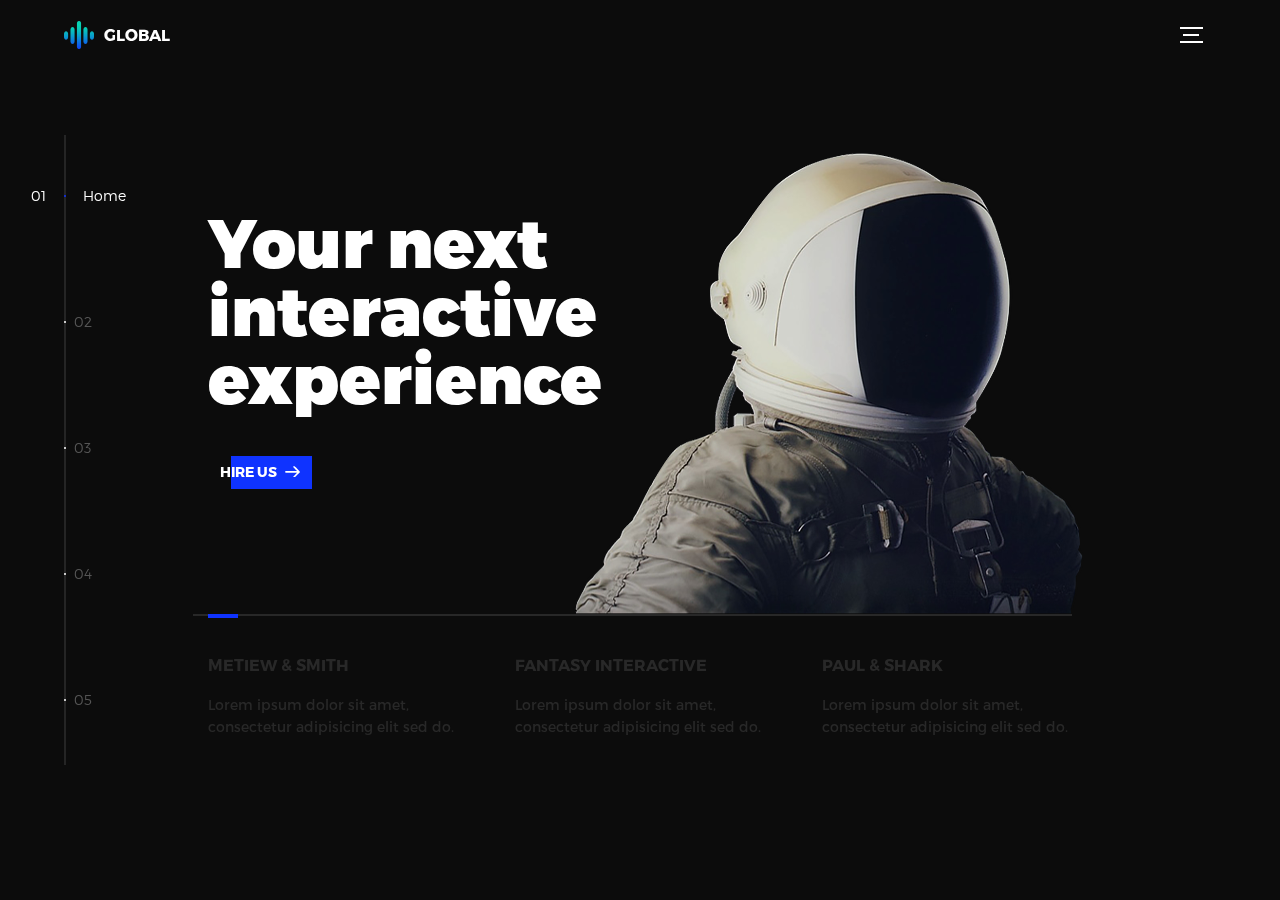
<file: demo3-pohja/index.html>
<!DOCTYPE html>
<html lang="en">
<head>
  <title>Global</title>
  <meta charset="utf-8">
  <meta name="viewport" content="width=device-width, initial-scale=1">
  <meta http-equiv="X-UA-Compatible" content="IE=edge">
  <meta name="description" content="HTML5 website template">
  <meta name="keywords" content="global, template, html, sass, jquery">
  <meta name="author" content="Bucky Maler">
  <link rel="stylesheet" href="assets/css/main.css">
</head>
<body>

<!-- notification for small viewports and landscape oriented smartphones -->
<div class="device-notification">
  <a class="device-notification--logo" href="#0">
    <img src="assets/img/logo.png" alt="Global">
    <p>Global</p>
  </a>
  <p class="device-notification--message">Global has so much to offer that we must request you orient your device to portrait or find a larger screen. You won't be disappointed.</p>
</div>

<div class="perspective effect-rotate-left">
  <div class="container"><div class="outer-nav--return"></div>
    <div id="viewport" class="l-viewport">
      <div class="l-wrapper">
        <header class="header">
          <a class="header--logo" href="#0">
            <img src="assets/img/logo.png" alt="Global">
            <p>Global</p>
          </a>
          <button class="header--cta cta">Hire Us</button>
          <div class="header--nav-toggle">
            <span></span>
          </div>
        </header>
        <nav class="l-side-nav">
          <ul class="side-nav">
            <li class="is-active"><span>Home</span></li>
            <li><span>Works</span></li>
            <li><span>About</span></li>
            <li><span>Contact</span></li>
            <li><span>Hire us</span></li>
          </ul>
        </nav>
        <ul class="l-main-content main-content">
          <li class="l-section section section--is-active">
            <div class="intro">
              <div class="intro--banner">
                <h1>Your next<br>interactive<br>experience</h1>
                <button class="cta">Hire Us
                  <svg version="1.1" id="Layer_1" xmlns="http://www.w3.org/2000/svg" xmlns:xlink="http://www.w3.org/1999/xlink" x="0px" y="0px" viewBox="0 0 150 118" style="enable-background:new 0 0 150 118;" xml:space="preserve">
                  <g transform="translate(0.000000,118.000000) scale(0.100000,-0.100000)">
                    <path d="M870,1167c-34-17-55-57-46-90c3-15,81-100,194-211l187-185l-565-1c-431,0-571-3-590-13c-55-28-64-94-18-137c21-20,33-20,597-20h575l-192-193C800,103,794,94,849,39c20-20,39-29,61-29c28,0,63,30,298,262c147,144,272,271,279,282c30,51,23,60-219,304C947,1180,926,1196,870,1167z"/>
                  </g>
                  </svg>
                  <span class="btn-background"></span>
                </button>
                <img src="assets/img/introduction-visual.png" alt="Welcome">
              </div>
              <div class="intro--options">
                <a href="#0">
                  <h3>Metiew &amp; Smith</h3>
                  <p>Lorem ipsum dolor sit amet, consectetur adipisicing elit sed do.</p>
                </a>
                <a href="#0">
                  <h3>Fantasy interactive</h3>
                  <p>Lorem ipsum dolor sit amet, consectetur adipisicing elit sed do.</p>
                </a>
                <a href="#0">
                  <h3>Paul &amp; shark</h3>
                  <p>Lorem ipsum dolor sit amet, consectetur adipisicing elit sed do.</p>
                </a>
              </div>
            </div>
          </li>
          <li class="l-section section">
            <div class="work">
              <h2>Selected work</h2>
              <div class="work--lockup">
                <ul class="slider">
                  <li class="slider--item slider--item-left">
                    <a href="#0">
                      <div class="slider--item-image">
                        <img src="assets/img/work-victory.jpg" alt="Victory">
                      </div>
                      <p class="slider--item-title">Victory</p>
                      <p class="slider--item-description">Lorem ipsum dolor sit amet, consectetur adipisicing elit sed do.</p>
                    </a>
                  </li>
                  <li class="slider--item slider--item-center">
                    <a href="#0">
                      <div class="slider--item-image">
                        <img src="assets/img/work-metiew-smith.jpg" alt="Metiew and Smith">
                      </div>
                      <p class="slider--item-title">Metiew &amp; Smith</p>
                      <p class="slider--item-description">Lorem ipsum dolor sit amet, consectetur adipisicing elit sed do.</p>
                    </a>
                  </li>
                  <li class="slider--item slider--item-right">
                    <a href="#0">
                      <div class="slider--item-image">
                        <img src="assets/img/work-alex-nowak.jpg" alt="Alex Nowak">
                      </div>
                      <p class="slider--item-title">Alex Nowak</p>
                      <p class="slider--item-description">Lorem ipsum dolor sit amet, consectetur adipisicing elit sed do.</p>
                    </a>
                  </li>
                </ul>
                <div class="slider--prev">
                  <svg version="1.1" id="Layer_1" xmlns="http://www.w3.org/2000/svg" xmlns:xlink="http://www.w3.org/1999/xlink" x="0px" y="0px"
                  viewBox="0 0 150 118" style="enable-background:new 0 0 150 118;" xml:space="preserve">
                  <g transform="translate(0.000000,118.000000) scale(0.100000,-0.100000)">
                    <path d="M561,1169C525,1155,10,640,3,612c-3-13,1-36,8-52c8-15,134-145,281-289C527,41,562,10,590,10c22,0,41,9,61,29
                    c55,55,49,64-163,278L296,510h575c564,0,576,0,597,20c46,43,37,109-18,137c-19,10-159,13-590,13l-565,1l182,180
                    c101,99,187,188,193,199c16,30,12,57-12,84C631,1174,595,1183,561,1169z"/>
                  </g>
                  </svg>
                </div>
                <div class="slider--next">
                  <svg version="1.1" id="Layer_1" xmlns="http://www.w3.org/2000/svg" xmlns:xlink="http://www.w3.org/1999/xlink" x="0px" y="0px" viewBox="0 0 150 118" style="enable-background:new 0 0 150 118;" xml:space="preserve">
                  <g transform="translate(0.000000,118.000000) scale(0.100000,-0.100000)">
                    <path d="M870,1167c-34-17-55-57-46-90c3-15,81-100,194-211l187-185l-565-1c-431,0-571-3-590-13c-55-28-64-94-18-137c21-20,33-20,597-20h575l-192-193C800,103,794,94,849,39c20-20,39-29,61-29c28,0,63,30,298,262c147,144,272,271,279,282c30,51,23,60-219,304C947,1180,926,1196,870,1167z"/>
                  </g>
                  </svg>
                </div>
              </div>
            </div>
          </li>
          <li class="l-section section">
            <div class="about">
              <div class="about--banner">
                <h2>We<br>believe in<br>passionate<br>people</h2>
                <a href="#0">Career
                  <span>
                    <svg version="1.1" id="Layer_1" xmlns="http://www.w3.org/2000/svg" xmlns:xlink="http://www.w3.org/1999/xlink" x="0px" y="0px" viewBox="0 0 150 118" style="enable-background:new 0 0 150 118;" xml:space="preserve">
                    <g transform="translate(0.000000,118.000000) scale(0.100000,-0.100000)">
                      <path d="M870,1167c-34-17-55-57-46-90c3-15,81-100,194-211l187-185l-565-1c-431,0-571-3-590-13c-55-28-64-94-18-137c21-20,33-20,597-20h575l-192-193C800,103,794,94,849,39c20-20,39-29,61-29c28,0,63,30,298,262c147,144,272,271,279,282c30,51,23,60-219,304C947,1180,926,1196,870,1167z"/>
                    </g>
                    </svg>
                  </span>
                </a>
                <img src="assets/img/about-visual.png" alt="About Us">
              </div>
              <div class="about--options">
                <a href="#0">
                  <h3>Winners</h3>
                </a>
                <a href="#0">
                  <h3>Philosophy</h3>
                </a>
                <a href="#0">
                  <h3>History</h3>
                </a>
              </div>
            </div>
          </li>
          <li class="l-section section">
            <div class="contact">
              <div class="contact--lockup">
                <div class="modal">
                  <div class="modal--information">
                    <p>Pawia 5, 31-154 Kraków, Poland</p>
                    <a href="mailto:ouremail@gmail.com">ouremail@gmail.com</a>
                    <a href="tel:+148126287560">+48 12 628 75 60</a>
                  </div>
                  <ul class="modal--options">
                    <li><a href="#0">Bēhance</a></li>
                    <li><a href="#0">dribbble</a></li>
                    <li><a href="mailto:ouremail@gmail.com">Contact Us</a></li>
                  </ul>
                </div>
              </div>
            </div>
          </li>
          <li class="l-section section">
            <div class="hire">
              <h2>You want us to do</h2>
              <!-- checkout formspree.io for easy form setup -->
              <form class="work-request">
                <div class="work-request--options">
                  <span class="options-a">
                    <input id="opt-1" type="checkbox" value="app design">
                    <label for="opt-1">
                      <svg version="1.1" id="Layer_1" xmlns="http://www.w3.org/2000/svg" xmlns:xlink="http://www.w3.org/1999/xlink" x="0px" y="0px"
                      viewBox="0 0 150 111" style="enable-background:new 0 0 150 111;" xml:space="preserve">
                      <g transform="translate(0.000000,111.000000) scale(0.100000,-0.100000)">
                        <path d="M950,705L555,310L360,505C253,612,160,700,155,700c-6,0-44-34-85-75l-75-75l278-278L550-5l475,475c261,261,475,480,475,485c0,13-132,145-145,145C1349,1100,1167,922,950,705z"/>
                      </g>
                      </svg>
                      App Design
                    </label>
                    <input id="opt-2" type="checkbox" value="graphic design">
                    <label for="opt-2">
                      <svg version="1.1" id="Layer_1" xmlns="http://www.w3.org/2000/svg" xmlns:xlink="http://www.w3.org/1999/xlink" x="0px" y="0px"
                      viewBox="0 0 150 111" style="enable-background:new 0 0 150 111;" xml:space="preserve">
                      <g transform="translate(0.000000,111.000000) scale(0.100000,-0.100000)">
                        <path d="M950,705L555,310L360,505C253,612,160,700,155,700c-6,0-44-34-85-75l-75-75l278-278L550-5l475,475c261,261,475,480,475,485c0,13-132,145-145,145C1349,1100,1167,922,950,705z"/>
                      </g>
                      </svg>
                      Graphic Design
                    </label>
                    <input id="opt-3" type="checkbox" value="motion design">
                    <label for="opt-3">
                      <svg version="1.1" id="Layer_1" xmlns="http://www.w3.org/2000/svg" xmlns:xlink="http://www.w3.org/1999/xlink" x="0px" y="0px"
                      viewBox="0 0 150 111" style="enable-background:new 0 0 150 111;" xml:space="preserve">
                      <g transform="translate(0.000000,111.000000) scale(0.100000,-0.100000)">
                        <path d="M950,705L555,310L360,505C253,612,160,700,155,700c-6,0-44-34-85-75l-75-75l278-278L550-5l475,475c261,261,475,480,475,485c0,13-132,145-145,145C1349,1100,1167,922,950,705z"/>
                      </g>
                      </svg>
                      Motion Design
                    </label>
                  </span>
                  <span class="options-b">
                    <input id="opt-4" type="checkbox" value="ux design">
                    <label for="opt-4">
                      <svg version="1.1" id="Layer_1" xmlns="http://www.w3.org/2000/svg" xmlns:xlink="http://www.w3.org/1999/xlink" x="0px" y="0px"
                      viewBox="0 0 150 111" style="enable-background:new 0 0 150 111;" xml:space="preserve">
                      <g transform="translate(0.000000,111.000000) scale(0.100000,-0.100000)">
                        <path d="M950,705L555,310L360,505C253,612,160,700,155,700c-6,0-44-34-85-75l-75-75l278-278L550-5l475,475c261,261,475,480,475,485c0,13-132,145-145,145C1349,1100,1167,922,950,705z"/>
                      </g>
                      </svg>
                      UX Design
                    </label>
                    <input id="opt-5" type="checkbox" value="webdesign">
                    <label for="opt-5">
                      <svg version="1.1" id="Layer_1" xmlns="http://www.w3.org/2000/svg" xmlns:xlink="http://www.w3.org/1999/xlink" x="0px" y="0px"
                      viewBox="0 0 150 111" style="enable-background:new 0 0 150 111;" xml:space="preserve">
                      <g transform="translate(0.000000,111.000000) scale(0.100000,-0.100000)">
                        <path d="M950,705L555,310L360,505C253,612,160,700,155,700c-6,0-44-34-85-75l-75-75l278-278L550-5l475,475c261,261,475,480,475,485c0,13-132,145-145,145C1349,1100,1167,922,950,705z"/>
                      </g>
                      </svg>
                      Webdesign
                    </label>
                    <input id="opt-6" type="checkbox" value="marketing">
                    <label for="opt-6">
                      <svg version="1.1" id="Layer_1" xmlns="http://www.w3.org/2000/svg" xmlns:xlink="http://www.w3.org/1999/xlink" x="0px" y="0px"
                      viewBox="0 0 150 111" style="enable-background:new 0 0 150 111;" xml:space="preserve">
                      <g transform="translate(0.000000,111.000000) scale(0.100000,-0.100000)">
                        <path d="M950,705L555,310L360,505C253,612,160,700,155,700c-6,0-44-34-85-75l-75-75l278-278L550-5l475,475c261,261,475,480,475,485c0,13-132,145-145,145C1349,1100,1167,922,950,705z"/>
                      </g>
                      </svg>
                      Marketing
                    </label>
                  </span>
                </div>
                <div class="work-request--information">
                  <div class="information-name">
                    <input id="name" type="text" spellcheck="false">
                    <label for="name">Name</label>
                  </div>
                  <div class="information-email">
                    <input id="email" type="email" spellcheck="false">
                    <label for="email">Email</label>
                  </div>
                </div>
                <input type="submit" value="Send Request">
              </form>
            </div>
          </li>
        </ul>
      </div>
    </div>
  </div>
  <ul class="outer-nav">
    <li class="is-active">Home</li>
    <li>Works</li>
    <li>About</li>
    <li>Contact</li>
    <li>Hire us</li>
  </ul>
</div>

<script src="https://ajax.googleapis.com/ajax/libs/jquery/2.2.4/jquery.min.js"></script>
<script>window.jQuery || document.write('<script src="assets/js/vendor/jquery-2.2.4.min.js"><\/script>')</script>
<script src="assets/js/functions-min.js"></script>
</body>
</html>
</file>
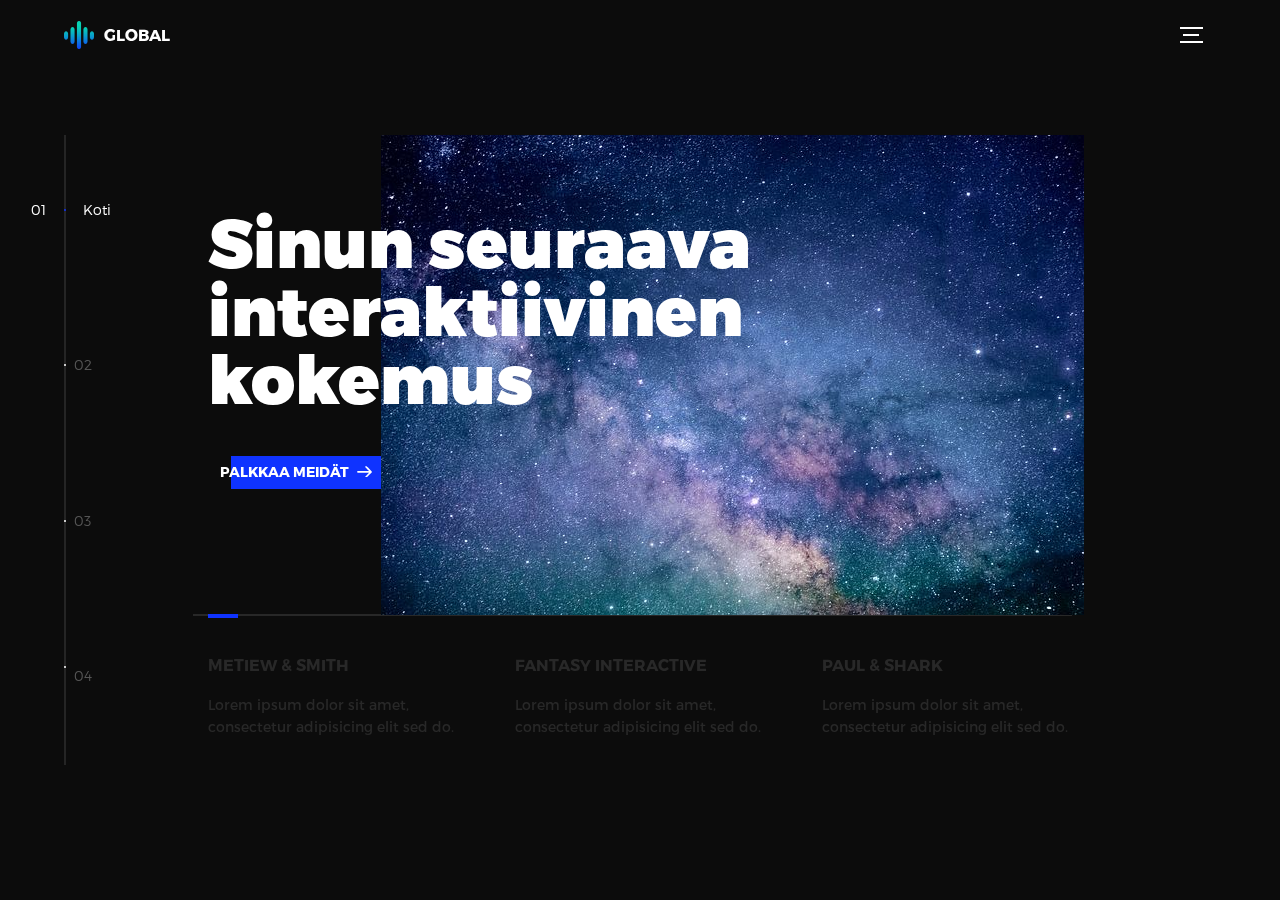
<file: demo3/index.html>
<!DOCTYPE html>
<html lang="fi">
<head>
  <title>Universaalit suunnittelijat</title>
  <meta charset="utf-8">
  <meta name="viewport" content="width=device-width, initial-scale=1">
  <meta http-equiv="X-UA-Compatible" content="IE=edge">
  <meta name="description" content="HTML5 website template">
  <meta name="keywords" content="global, template, html, sass, jquery">
  <meta name="author" content="Bucky Maler">
  <link rel="stylesheet" href="assets/css/main.css">
</head>
<body>

<!-- notification for small viewports and landscape oriented smartphones -->
<div class="device-notification">
  <a class="device-notification--logo" href="#0">
    <img src="assets/img/logo.png" alt="Global">
    <p>Global</p>
  </a>
  <p class="device-notification--message">Global has so much to offer that we must request you orient your device to portrait or find a larger screen. You won't be disappointed.</p>
</div>

<div class="perspective effect-rotate-left">
  <div class="container"><div class="outer-nav--return"></div>
    <div id="viewport" class="l-viewport">
      <div class="l-wrapper">
        <header class="header">
          <a class="header--logo" href="#0">
            <img src="assets/img/logo.png" alt="Global">
            <p>Global</p>
          </a>
          <button class="header--cta cta">Palkkaa meidät</button>
          
          <div class="header--nav-toggle">
            <span></span>
          </div>
        </header>
        <nav class="l-side-nav">
          <ul class="side-nav">
            <li class="is-active"><span>Koti</span></li>
            <li><span>Työt</span></li>
            <li><span>Tietoa</span></li>
            <li><span>Yhdeydenotto</span></li>
          </ul>
        </nav>
        <ul class="l-main-content main-content">
          <li class="l-section section section--is-active">
            <div class="intro">
              <div class="intro--banner">
                <h1>Sinun seuraava<br>interaktiivinen<br>kokemus</h1>
                <button class="cta">Palkkaa meidät
                  <svg version="1.1" id="Layer_1" xmlns="http://www.w3.org/2000/svg" xmlns:xlink="http://www.w3.org/1999/xlink" x="0px" y="0px" viewBox="0 0 150 118" style="enable-background:new 0 0 150 118;" xml:space="preserve">
                  <g transform="translate(0.000000,118.000000) scale(0.100000,-0.100000)">
                    <path d="M870,1167c-34-17-55-57-46-90c3-15,81-100,194-211l187-185l-565-1c-431,0-571-3-590-13c-55-28-64-94-18-137c21-20,33-20,597-20h575l-192-193C800,103,794,94,849,39c20-20,39-29,61-29c28,0,63,30,298,262c147,144,272,271,279,282c30,51,23,60-219,304C947,1180,926,1196,870,1167z"/>
                  </g>
                  </svg>
                  <span class="btn-background"></span>
                </button>
                <img src="assets/img/galaxy.jpeg" alt="Tervetuloa!">
              </div>
              <div class="intro--options">
                <a href="#0">
                  <h3>Metiew &amp; Smith</h3>
                  <p>Lorem ipsum dolor sit amet, consectetur adipisicing elit sed do.</p>
                </a>
                <a href="#0">
                  <h3>Fantasy interactive</h3>
                  <p>Lorem ipsum dolor sit amet, consectetur adipisicing elit sed do.</p>
                </a>
                <a href="#0">
                  <h3>Paul &amp; shark</h3>
                  <p>Lorem ipsum dolor sit amet, consectetur adipisicing elit sed do.</p>
                </a>
              </div>
            </div>
          </li>
          <li class="l-section section">
            <div class="work">
              <h2>Valikoidut teokset</h2>
              <div class="work--lockup">
                <ul class="slider">
                  <li class="slider--item slider--item-left">
                    <a href="#0">
                      <div class="slider--item-image">
                        <img src="assets/img/work-victory.jpg" alt="Victory">
                      </div>
                      <p class="slider--item-title">Voitto</p>
                      <p class="slider--item-description">Meillä voitat aina</p>
                    </a>
                  </li>
                  <li class="slider--item slider--item-center">
                    <a href="#0">
                      <div class="slider--item-image">
                        <img src="assets/img/work-metiew-smith.jpg" alt="Metiew and Smith">
                      </div>
                      <p class="slider--item-title">Metiew &amp; Smith</p>
                      <p class="slider--item-description">Parhaat suunnittelijat</p>
                    </a>
                  </li>
                  <li class="slider--item slider--item-right">
                    <a href="#0">
                      <div class="slider--item-image">
                        <img src="assets/img/work-alex-nowak.jpg" alt="Alex Nowak">
                      </div>
                      <p class="slider--item-title">Alex Nowak</p>
                      <p class="slider--item-description">Taitavin motion designeri</p>
                    </a>
                  </li>
                </ul>
                <div class="slider--prev">
                  <svg version="1.1" id="Layer_1" xmlns="http://www.w3.org/2000/svg" xmlns:xlink="http://www.w3.org/1999/xlink" x="0px" y="0px"
                  viewBox="0 0 150 118" style="enable-background:new 0 0 150 118;" xml:space="preserve">
                  <g transform="translate(0.000000,118.000000) scale(0.100000,-0.100000)">
                    <path d="M561,1169C525,1155,10,640,3,612c-3-13,1-36,8-52c8-15,134-145,281-289C527,41,562,10,590,10c22,0,41,9,61,29
                    c55,55,49,64-163,278L296,510h575c564,0,576,0,597,20c46,43,37,109-18,137c-19,10-159,13-590,13l-565,1l182,180
                    c101,99,187,188,193,199c16,30,12,57-12,84C631,1174,595,1183,561,1169z"/>
                  </g>
                  </svg>
                </div>
                <div class="slider--next">
                  <svg version="1.1" id="Layer_1" xmlns="http://www.w3.org/2000/svg" xmlns:xlink="http://www.w3.org/1999/xlink" x="0px" y="0px" viewBox="0 0 150 118" style="enable-background:new 0 0 150 118;" xml:space="preserve">
                  <g transform="translate(0.000000,118.000000) scale(0.100000,-0.100000)">
                    <path d="M870,1167c-34-17-55-57-46-90c3-15,81-100,194-211l187-185l-565-1c-431,0-571-3-590-13c-55-28-64-94-18-137c21-20,33-20,597-20h575l-192-193C800,103,794,94,849,39c20-20,39-29,61-29c28,0,63,30,298,262c147,144,272,271,279,282c30,51,23,60-219,304C947,1180,926,1196,870,1167z"/>
                  </g>
                  </svg>
                </div>
              </div>
            </div>
          </li>
          <li class="l-section section">
            <div class="about">
              <div class="about--banner">
                <h2>Me<br>uskomme<br>intohimoisiin<br>ihmisiin</h2>
                <a href="#0">Ura
                  <span>
                    <svg version="1.1" id="Layer_1" xmlns="http://www.w3.org/2000/svg" xmlns:xlink="http://www.w3.org/1999/xlink" x="0px" y="0px" viewBox="0 0 150 118" style="enable-background:new 0 0 150 118;" xml:space="preserve">
                    <g transform="translate(0.000000,118.000000) scale(0.100000,-0.100000)">
                      <path d="M870,1167c-34-17-55-57-46-90c3-15,81-100,194-211l187-185l-565-1c-431,0-571-3-590-13c-55-28-64-94-18-137c21-20,33-20,597-20h575l-192-193C800,103,794,94,849,39c20-20,39-29,61-29c28,0,63,30,298,262c147,144,272,271,279,282c30,51,23,60-219,304C947,1180,926,1196,870,1167z"/>
                    </g>
                    </svg>
                  </span>
                </a>
                <img src="assets/img/about-visual.png" alt="Tietoa meistä">
              </div>
              <div class="about--options">
                <a href="#0">
                  <h3>Voittajat</h3>
                </a>
                <a href="#0">
                  <h3>Historia</h3>
                </a>
              </div>
            </div>
          </li>
          <li class="l-section section">
            <div class="hire">
              <h2>Me teemme puolestasi</h2>
              <!-- checkout formspree.io for easy form setup -->
              <form class="work-request">
                <div class="work-request--options">
                  <span class="options-a">
                    <input id="opt-1" type="checkbox" value="app design">
                    <label for="opt-1">
                      <svg version="1.1" id="Layer_1" xmlns="http://www.w3.org/2000/svg" xmlns:xlink="http://www.w3.org/1999/xlink" x="0px" y="0px"
                      viewBox="0 0 150 111" style="enable-background:new 0 0 150 111;" xml:space="preserve">
                      <g transform="translate(0.000000,111.000000) scale(0.100000,-0.100000)">
                        <path d="M950,705L555,310L360,505C253,612,160,700,155,700c-6,0-44-34-85-75l-75-75l278-278L550-5l475,475c261,261,475,480,475,485c0,13-132,145-145,145C1349,1100,1167,922,950,705z"/>
                      </g>
                      </svg>
                      Applikaatio suunnittelu
                    </label>
                    <input id="opt-2" type="checkbox" value="graphic design">
                    <label for="opt-2">
                      <svg version="1.1" id="Layer_1" xmlns="http://www.w3.org/2000/svg" xmlns:xlink="http://www.w3.org/1999/xlink" x="0px" y="0px"
                      viewBox="0 0 150 111" style="enable-background:new 0 0 150 111;" xml:space="preserve">
                      <g transform="translate(0.000000,111.000000) scale(0.100000,-0.100000)">
                        <path d="M950,705L555,310L360,505C253,612,160,700,155,700c-6,0-44-34-85-75l-75-75l278-278L550-5l475,475c261,261,475,480,475,485c0,13-132,145-145,145C1349,1100,1167,922,950,705z"/>
                      </g>
                      </svg>
                      Graaphinen suunnittelu
                    </label>
                    <input id="opt-3" type="checkbox" value="motion design">
                    <label for="opt-3">
                      <svg version="1.1" id="Layer_1" xmlns="http://www.w3.org/2000/svg" xmlns:xlink="http://www.w3.org/1999/xlink" x="0px" y="0px"
                      viewBox="0 0 150 111" style="enable-background:new 0 0 150 111;" xml:space="preserve">
                      <g transform="translate(0.000000,111.000000) scale(0.100000,-0.100000)">
                        <path d="M950,705L555,310L360,505C253,612,160,700,155,700c-6,0-44-34-85-75l-75-75l278-278L550-5l475,475c261,261,475,480,475,485c0,13-132,145-145,145C1349,1100,1167,922,950,705z"/>
                      </g>
                      </svg>
                      Motion Design
                    </label>
                  </span>
                  <span class="options-b">
                    <input id="opt-4" type="checkbox" value="ux design">
                    <label for="opt-4">
                      <svg version="1.1" id="Layer_1" xmlns="http://www.w3.org/2000/svg" xmlns:xlink="http://www.w3.org/1999/xlink" x="0px" y="0px"
                      viewBox="0 0 150 111" style="enable-background:new 0 0 150 111;" xml:space="preserve">
                      <g transform="translate(0.000000,111.000000) scale(0.100000,-0.100000)">
                        <path d="M950,705L555,310L360,505C253,612,160,700,155,700c-6,0-44-34-85-75l-75-75l278-278L550-5l475,475c261,261,475,480,475,485c0,13-132,145-145,145C1349,1100,1167,922,950,705z"/>
                      </g>
                      </svg>
                      UX Design
                    </label>
                    <input id="opt-5" type="checkbox" value="webdesign">
                    <label for="opt-5">
                      <svg version="1.1" id="Layer_1" xmlns="http://www.w3.org/2000/svg" xmlns:xlink="http://www.w3.org/1999/xlink" x="0px" y="0px"
                      viewBox="0 0 150 111" style="enable-background:new 0 0 150 111;" xml:space="preserve">
                      <g transform="translate(0.000000,111.000000) scale(0.100000,-0.100000)">
                        <path d="M950,705L555,310L360,505C253,612,160,700,155,700c-6,0-44-34-85-75l-75-75l278-278L550-5l475,475c261,261,475,480,475,485c0,13-132,145-145,145C1349,1100,1167,922,950,705z"/>
                      </g>
                      </svg>
                      Webdesign
                    </label>
                    <input id="opt-6" type="checkbox" value="markkinointi">
                    <label for="opt-6">
                      <svg version="1.1" id="Layer_1" xmlns="http://www.w3.org/2000/svg" xmlns:xlink="http://www.w3.org/1999/xlink" x="0px" y="0px"
                      viewBox="0 0 150 111" style="enable-background:new 0 0 150 111;" xml:space="preserve">
                      <g transform="translate(0.000000,111.000000) scale(0.100000,-0.100000)">
                        <path d="M950,705L555,310L360,505C253,612,160,700,155,700c-6,0-44-34-85-75l-75-75l278-278L550-5l475,475c261,261,475,480,475,485c0,13-132,145-145,145C1349,1100,1167,922,950,705z"/>
                      </g>
                      </svg>
                      Marketing
                    </label>
                  </span>
                </div>
                <div class="work-request--information">
                  <div class="information-name">
                    <input id="name" type="text" spellcheck="false">
                    <label for="name">Name</label>
                  </div>
                  <div class="information-email">
                    <input id="email" type="email" spellcheck="false">
                    <label for="email">Email</label>
                  </div>
                </div>
                <input type="submit" value="Lähetä tarjous">
              </form>
            </div>
          </li>
        </ul>
      </div>
    </div>
  </div>
  <ul class="outer-nav">
    <li class="is-active">Koti</li>
    <li>Työt</li>
    <li>Meistä</li>
    <li>Yhteydenotto</li>
  </ul>
</div>

<script src="https://ajax.googleapis.com/ajax/libs/jquery/2.2.4/jquery.min.js"></script>
<script>window.jQuery || document.write('<script src="assets/js/vendor/jquery-2.2.4.min.js"><\/script>')</script>
<script src="assets/js/functions-min.js"></script>
</body>
</html>
</file>
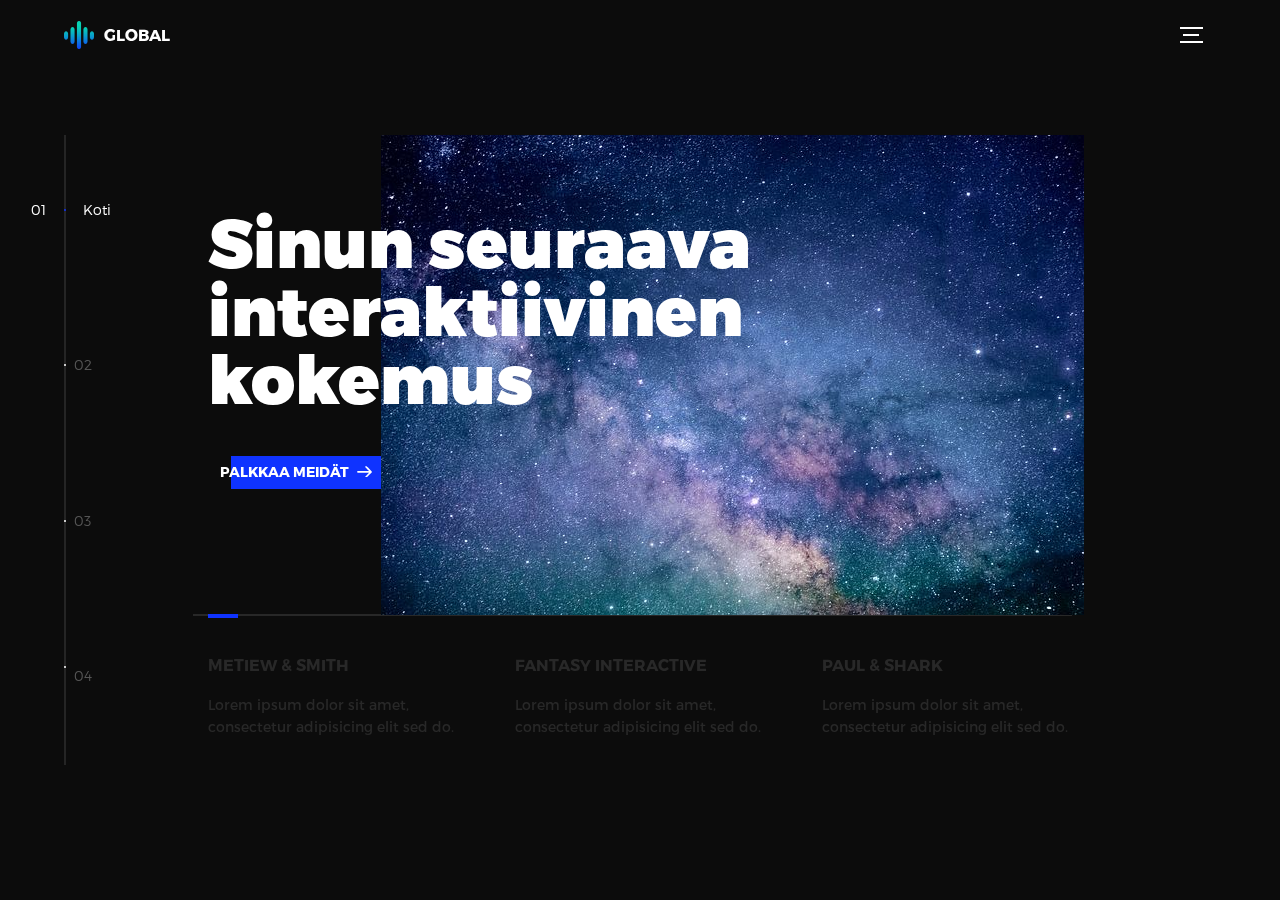
<file: demo4/index.html>
<!DOCTYPE html>
<html lang="fi">
<head>
  <title>Universaalit suunnittelijat</title>
  <meta charset="utf-8">
  <meta name="viewport" content="width=device-width, initial-scale=1">
  <meta http-equiv="X-UA-Compatible" content="IE=edge">
  <meta name="description" content="HTML5 website template">
  <meta name="keywords" content="global, template, html, sass, jquery">
  <meta name="author" content="Bucky Maler">
  <link rel="stylesheet" href="assets/css/main.css">
</head>
<body>

<!-- notification for small viewports and landscape oriented smartphones -->
<div class="device-notification">
  <a class="device-notification--logo" href="#0">
    <img src="assets/img/logo.png" alt="Global">
    <p>Global</p>
  </a>
  <p class="device-notification--message">Global has so much to offer that we must request you orient your device to portrait or find a larger screen. You won't be disappointed.</p>
</div>

<div class="perspective effect-rotate-left">
  <div class="container"><div class="outer-nav--return"></div>
    <div id="viewport" class="l-viewport">
      <div class="l-wrapper">
        <header class="header">
          <a class="header--logo" href="#0">
            <img src="assets/img/logo.png" alt="Global">
            <p>Global</p>
          </a>
          <button class="header--cta cta">Palkkaa meidät</button>
          
          <div class="header--nav-toggle">
            <span></span>
          </div>
        </header>
        <nav class="l-side-nav">
          <ul class="side-nav">
            <li class="is-active"><span>Koti</span></li>
            <li><span>Työt</span></li>
            <li><span>Tietoa</span></li>
            <li><span>Yhdeydenotto</span></li>
          </ul>
        </nav>
        <ul class="l-main-content main-content">
          <li class="l-section section section--is-active">
            <div class="intro">
              <div class="intro--banner">
                <h1>Sinun seuraava<br>interaktiivinen<br>kokemus</h1>
                <button class="cta">Palkkaa meidät
                  <svg version="1.1" id="Layer_1" xmlns="http://www.w3.org/2000/svg" xmlns:xlink="http://www.w3.org/1999/xlink" x="0px" y="0px" viewBox="0 0 150 118" style="enable-background:new 0 0 150 118;" xml:space="preserve">
                  <g transform="translate(0.000000,118.000000) scale(0.100000,-0.100000)">
                    <path d="M870,1167c-34-17-55-57-46-90c3-15,81-100,194-211l187-185l-565-1c-431,0-571-3-590-13c-55-28-64-94-18-137c21-20,33-20,597-20h575l-192-193C800,103,794,94,849,39c20-20,39-29,61-29c28,0,63,30,298,262c147,144,272,271,279,282c30,51,23,60-219,304C947,1180,926,1196,870,1167z"/>
                  </g>
                  </svg>
                  <span class="btn-background"></span>
                </button>
                <img src="assets/img/galaxy.jpeg" alt="Tervetuloa!">
              </div>
              <div class="intro--options">
                <a href="#0">
                  <h3>Metiew &amp; Smith</h3>
                  <p>Lorem ipsum dolor sit amet, consectetur adipisicing elit sed do.</p>
                </a>
                <a href="#0">
                  <h3>Fantasy interactive</h3>
                  <p>Lorem ipsum dolor sit amet, consectetur adipisicing elit sed do.</p>
                </a>
                <a href="#0">
                  <h3>Paul &amp; shark</h3>
                  <p>Lorem ipsum dolor sit amet, consectetur adipisicing elit sed do.</p>
                </a>
              </div>
            </div>
          </li>
          <li class="l-section section">
            <div class="work">
              <h2>Valikoidut teokset</h2>
              <div class="work--lockup">
                <ul class="slider">
                  <li class="slider--item slider--item-left">
                    <a href="#0">
                      <div class="slider--item-image">
                        <img src="assets/img/work-victory.jpg" alt="Victory">
                      </div>
                      <p class="slider--item-title">Voitto</p>
                      <p class="slider--item-description">Meillä voitat aina</p>
                    </a>
                  </li>
                  <li class="slider--item slider--item-center">
                    <a href="#0">
                      <div class="slider--item-image">
                        <img src="assets/img/work-metiew-smith.jpg" alt="Metiew and Smith">
                      </div>
                      <p class="slider--item-title">Metiew &amp; Smith</p>
                      <p class="slider--item-description">Parhaat suunnittelijat</p>
                    </a>
                  </li>
                  <li class="slider--item slider--item-right">
                    <a href="#0">
                      <div class="slider--item-image">
                        <img src="assets/img/work-alex-nowak.jpg" alt="Alex Nowak">
                      </div>
                      <p class="slider--item-title">Alex Nowak</p>
                      <p class="slider--item-description">Taitavin motion designeri</p>
                    </a>
                  </li>
                </ul>
                <div class="slider--prev">
                  <svg version="1.1" id="Layer_2" xmlns="http://www.w3.org/2000/svg" xmlns:xlink="http://www.w3.org/1999/xlink" x="0px" y="0px"
                  viewBox="0 0 150 118" style="enable-background:new 0 0 150 118;" xml:space="preserve">
                  <g transform="translate(0.000000,118.000000) scale(0.100000,-0.100000)">
                    <path d="M561,1169C525,1155,10,640,3,612c-3-13,1-36,8-52c8-15,134-145,281-289C527,41,562,10,590,10c22,0,41,9,61,29
                    c55,55,49,64-163,278L296,510h575c564,0,576,0,597,20c46,43,37,109-18,137c-19,10-159,13-590,13l-565,1l182,180
                    c101,99,187,188,193,199c16,30,12,57-12,84C631,1174,595,1183,561,1169z"/>
                  </g>
                  </svg>
                </div>
                <div class="slider--next">
                  <svg version="1.1" id="Layer_3" xmlns="http://www.w3.org/2000/svg" xmlns:xlink="http://www.w3.org/1999/xlink" x="0px" y="0px" viewBox="0 0 150 118" style="enable-background:new 0 0 150 118;" xml:space="preserve">
                  <g transform="translate(0.000000,118.000000) scale(0.100000,-0.100000)">
                    <path d="M870,1167c-34-17-55-57-46-90c3-15,81-100,194-211l187-185l-565-1c-431,0-571-3-590-13c-55-28-64-94-18-137c21-20,33-20,597-20h575l-192-193C800,103,794,94,849,39c20-20,39-29,61-29c28,0,63,30,298,262c147,144,272,271,279,282c30,51,23,60-219,304C947,1180,926,1196,870,1167z"/>
                  </g>
                  </svg>
                </div>
              </div>
            </div>
          </li>
          <li class="l-section section">
            <div class="about">
              <div class="about--banner">
                <h2>Me<br>uskomme<br>intohimoisiin<br>ihmisiin</h2>
                <a href="#0">Ura
                  <span>
                    <svg version="1.1" id="Layer_4" xmlns="http://www.w3.org/2000/svg" xmlns:xlink="http://www.w3.org/1999/xlink" x="0px" y="0px" viewBox="0 0 150 118" style="enable-background:new 0 0 150 118;" xml:space="preserve">
                    <g transform="translate(0.000000,118.000000) scale(0.100000,-0.100000)">
                      <path d="M870,1167c-34-17-55-57-46-90c3-15,81-100,194-211l187-185l-565-1c-431,0-571-3-590-13c-55-28-64-94-18-137c21-20,33-20,597-20h575l-192-193C800,103,794,94,849,39c20-20,39-29,61-29c28,0,63,30,298,262c147,144,272,271,279,282c30,51,23,60-219,304C947,1180,926,1196,870,1167z"/>
                    </g>
                    </svg>
                  </span>
                </a>
                <img src="assets/img/about-visual.png" alt="Tietoa meistä">
              </div>
              <div class="about--options">
                <a href="#0">
                  <h3>Voittajat</h3>
                </a>
                <a href="#0">
                  <h3>Historia</h3>
                </a>
              </div>
            </div>
          </li>
          <li class="l-section section">
            <div class="hire">
              <h2>Me teemme puolestasi</h2>
              <!-- checkout formspree.io for easy form setup -->
              <form class="work-request">
                <div class="work-request--options">
                  <span class="options-a">
                    <input id="opt-1" type="checkbox" value="app design">
                    <label for="opt-1">
                      <svg version="1.1" id="Layer_10" xmlns="http://www.w3.org/2000/svg" xmlns:xlink="http://www.w3.org/1999/xlink" x="0px" y="0px"
                      viewBox="0 0 150 111" style="enable-background:new 0 0 150 111;" xml:space="preserve">
                      <g transform="translate(0.000000,111.000000) scale(0.100000,-0.100000)">
                        <path d="M950,705L555,310L360,505C253,612,160,700,155,700c-6,0-44-34-85-75l-75-75l278-278L550-5l475,475c261,261,475,480,475,485c0,13-132,145-145,145C1349,1100,1167,922,950,705z"/>
                      </g>
                      </svg>
                      Applikaatio suunnittelu
                    </label>
                    <input id="opt-2" type="checkbox" value="graphic design">
                    <label for="opt-2">
                      <svg version="1.1" id="Layer_5" xmlns="http://www.w3.org/2000/svg" xmlns:xlink="http://www.w3.org/1999/xlink" x="0px" y="0px"
                      viewBox="0 0 150 111" style="enable-background:new 0 0 150 111;" xml:space="preserve">
                      <g transform="translate(0.000000,111.000000) scale(0.100000,-0.100000)">
                        <path d="M950,705L555,310L360,505C253,612,160,700,155,700c-6,0-44-34-85-75l-75-75l278-278L550-5l475,475c261,261,475,480,475,485c0,13-132,145-145,145C1349,1100,1167,922,950,705z"/>
                      </g>
                      </svg>
                      Graaphinen suunnittelu
                    </label>
                    <input id="opt-3" type="checkbox" value="motion design">
                    <label for="opt-3">
                      <svg version="1.1" id="Layer_6" xmlns="http://www.w3.org/2000/svg" xmlns:xlink="http://www.w3.org/1999/xlink" x="0px" y="0px"
                      viewBox="0 0 150 111" style="enable-background:new 0 0 150 111;" xml:space="preserve">
                      <g transform="translate(0.000000,111.000000) scale(0.100000,-0.100000)">
                        <path d="M950,705L555,310L360,505C253,612,160,700,155,700c-6,0-44-34-85-75l-75-75l278-278L550-5l475,475c261,261,475,480,475,485c0,13-132,145-145,145C1349,1100,1167,922,950,705z"/>
                      </g>
                      </svg>
                      Motion Design
                    </label>
                  </span>
                  <span class="options-b">
                    <input id="opt-4" type="checkbox" value="ux design">
                    <label for="opt-4">
                      <svg version="1.1" id="Layer_7" xmlns="http://www.w3.org/2000/svg" xmlns:xlink="http://www.w3.org/1999/xlink" x="0px" y="0px"
                      viewBox="0 0 150 111" style="enable-background:new 0 0 150 111;" xml:space="preserve">
                      <g transform="translate(0.000000,111.000000) scale(0.100000,-0.100000)">
                        <path d="M950,705L555,310L360,505C253,612,160,700,155,700c-6,0-44-34-85-75l-75-75l278-278L550-5l475,475c261,261,475,480,475,485c0,13-132,145-145,145C1349,1100,1167,922,950,705z"/>
                      </g>
                      </svg>
                      UX Design
                    </label>
                    <input id="opt-5" type="checkbox" value="webdesign">
                    <label for="opt-5">
                      <svg version="1.1" id="Layer_8" xmlns="http://www.w3.org/2000/svg" xmlns:xlink="http://www.w3.org/1999/xlink" x="0px" y="0px"
                      viewBox="0 0 150 111" style="enable-background:new 0 0 150 111;" xml:space="preserve">
                      <g transform="translate(0.000000,111.000000) scale(0.100000,-0.100000)">
                        <path d="M950,705L555,310L360,505C253,612,160,700,155,700c-6,0-44-34-85-75l-75-75l278-278L550-5l475,475c261,261,475,480,475,485c0,13-132,145-145,145C1349,1100,1167,922,950,705z"/>
                      </g>
                      </svg>
                      Webdesign
                    </label>
                    <input id="opt-6" type="checkbox" value="markkinointi">
                    <label for="opt-6">
                      <svg version="1.1" id="Layer_9" xmlns="http://www.w3.org/2000/svg" xmlns:xlink="http://www.w3.org/1999/xlink" x="0px" y="0px"
                      viewBox="0 0 150 111" style="enable-background:new 0 0 150 111;" xml:space="preserve">
                      <g transform="translate(0.000000,111.000000) scale(0.100000,-0.100000)">
                        <path d="M950,705L555,310L360,505C253,612,160,700,155,700c-6,0-44-34-85-75l-75-75l278-278L550-5l475,475c261,261,475,480,475,485c0,13-132,145-145,145C1349,1100,1167,922,950,705z"/>
                      </g>
                      </svg>
                      Marketing
                    </label>
                  </span>
                </div>
                <div class="work-request--information">
                  <div class="information-name">
                    <input id="name" type="text" spellcheck="false">
                    <label for="name">Name</label>
                  </div>
                  <div class="information-email">
                    <input id="email" type="email" spellcheck="false">
                    <label for="email">Email</label>
                  </div>
                </div>
                <input type="submit" value="Lähetä tarjous">
              </form>
            </div>
          </li>
        </ul>
      </div>
    </div>
  </div>
  <ul class="outer-nav">
    <li class="is-active">Koti</li>
    <li>Työt</li>
    <li>Meistä</li>
    <li>Yhteydenotto</li>
  </ul>
</div>

<script src="https://ajax.googleapis.com/ajax/libs/jquery/2.2.4/jquery.min.js"></script>
<script>window.jQuery || document.write('<script src="assets/js/vendor/jquery-2.2.4.min.js"><\/script>')</script>
<script src="assets/js/functions-min.js"></script>
</body>
</html>
</file>
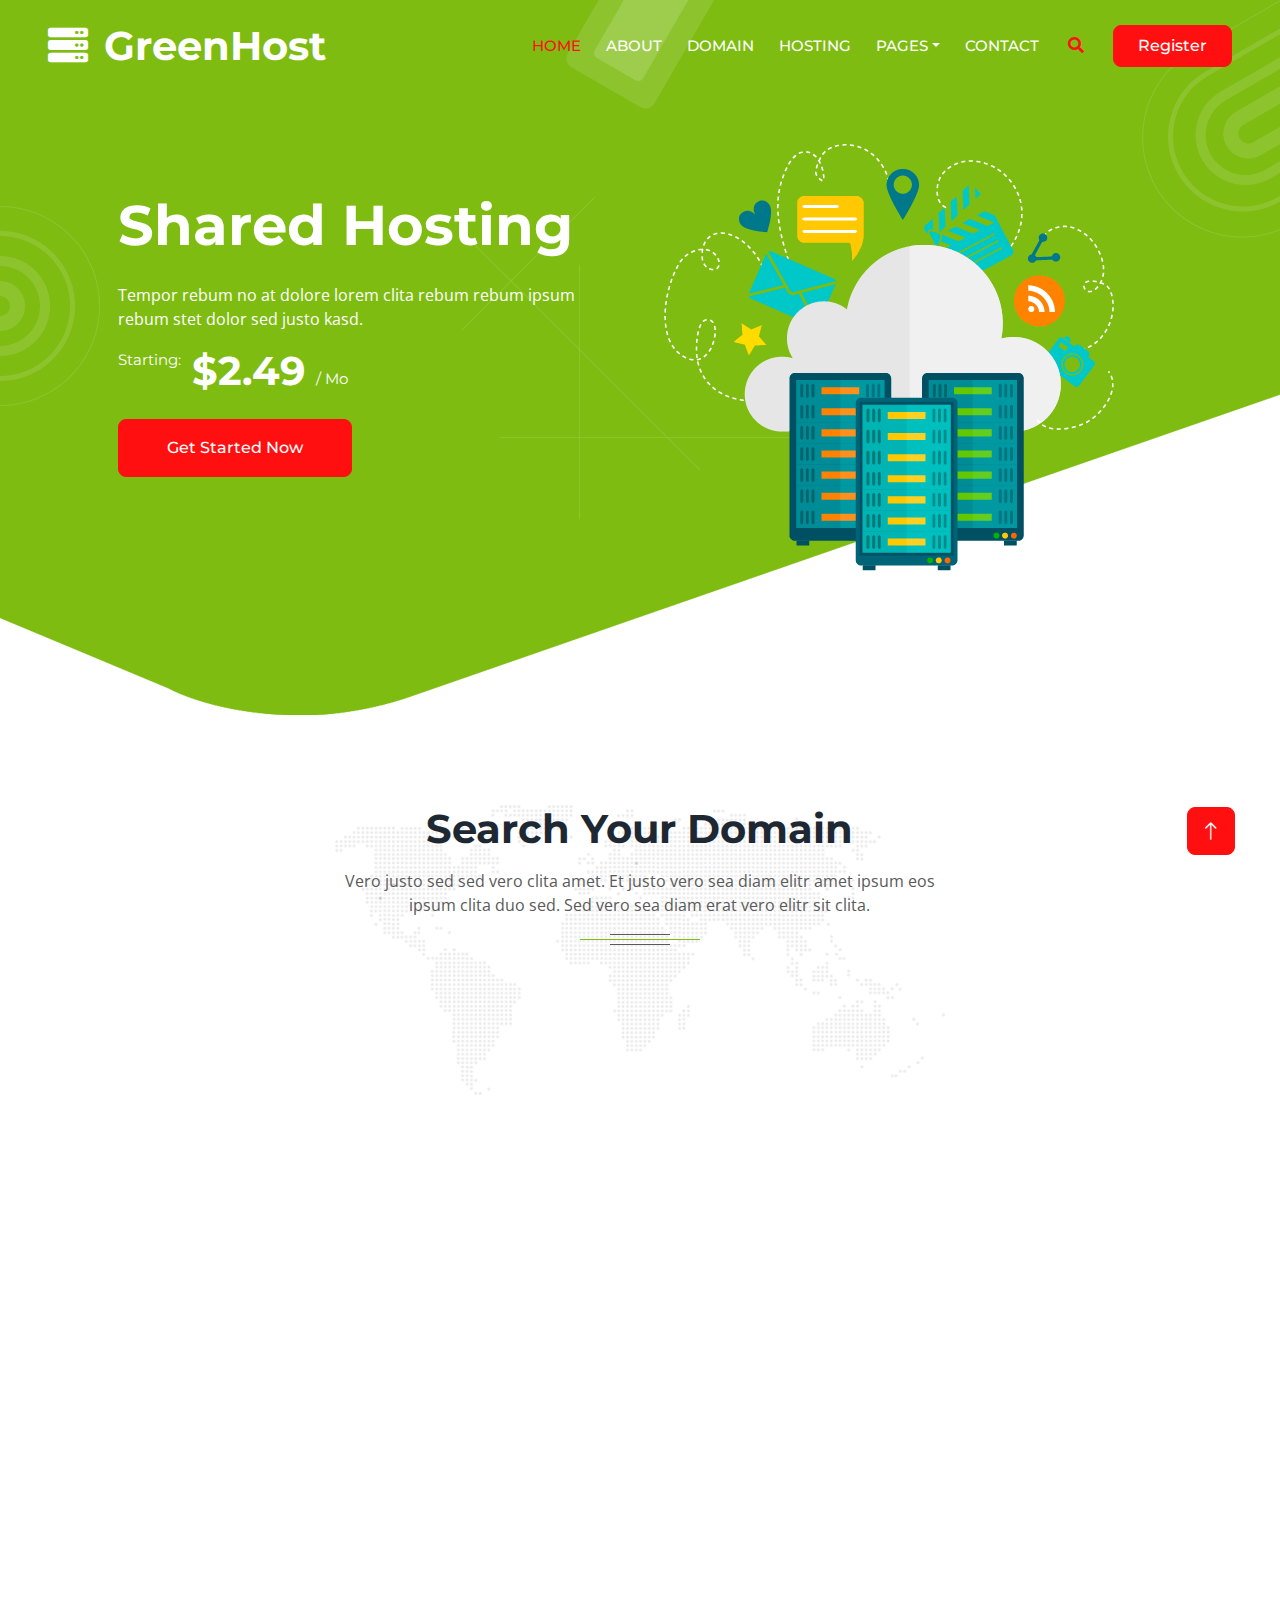
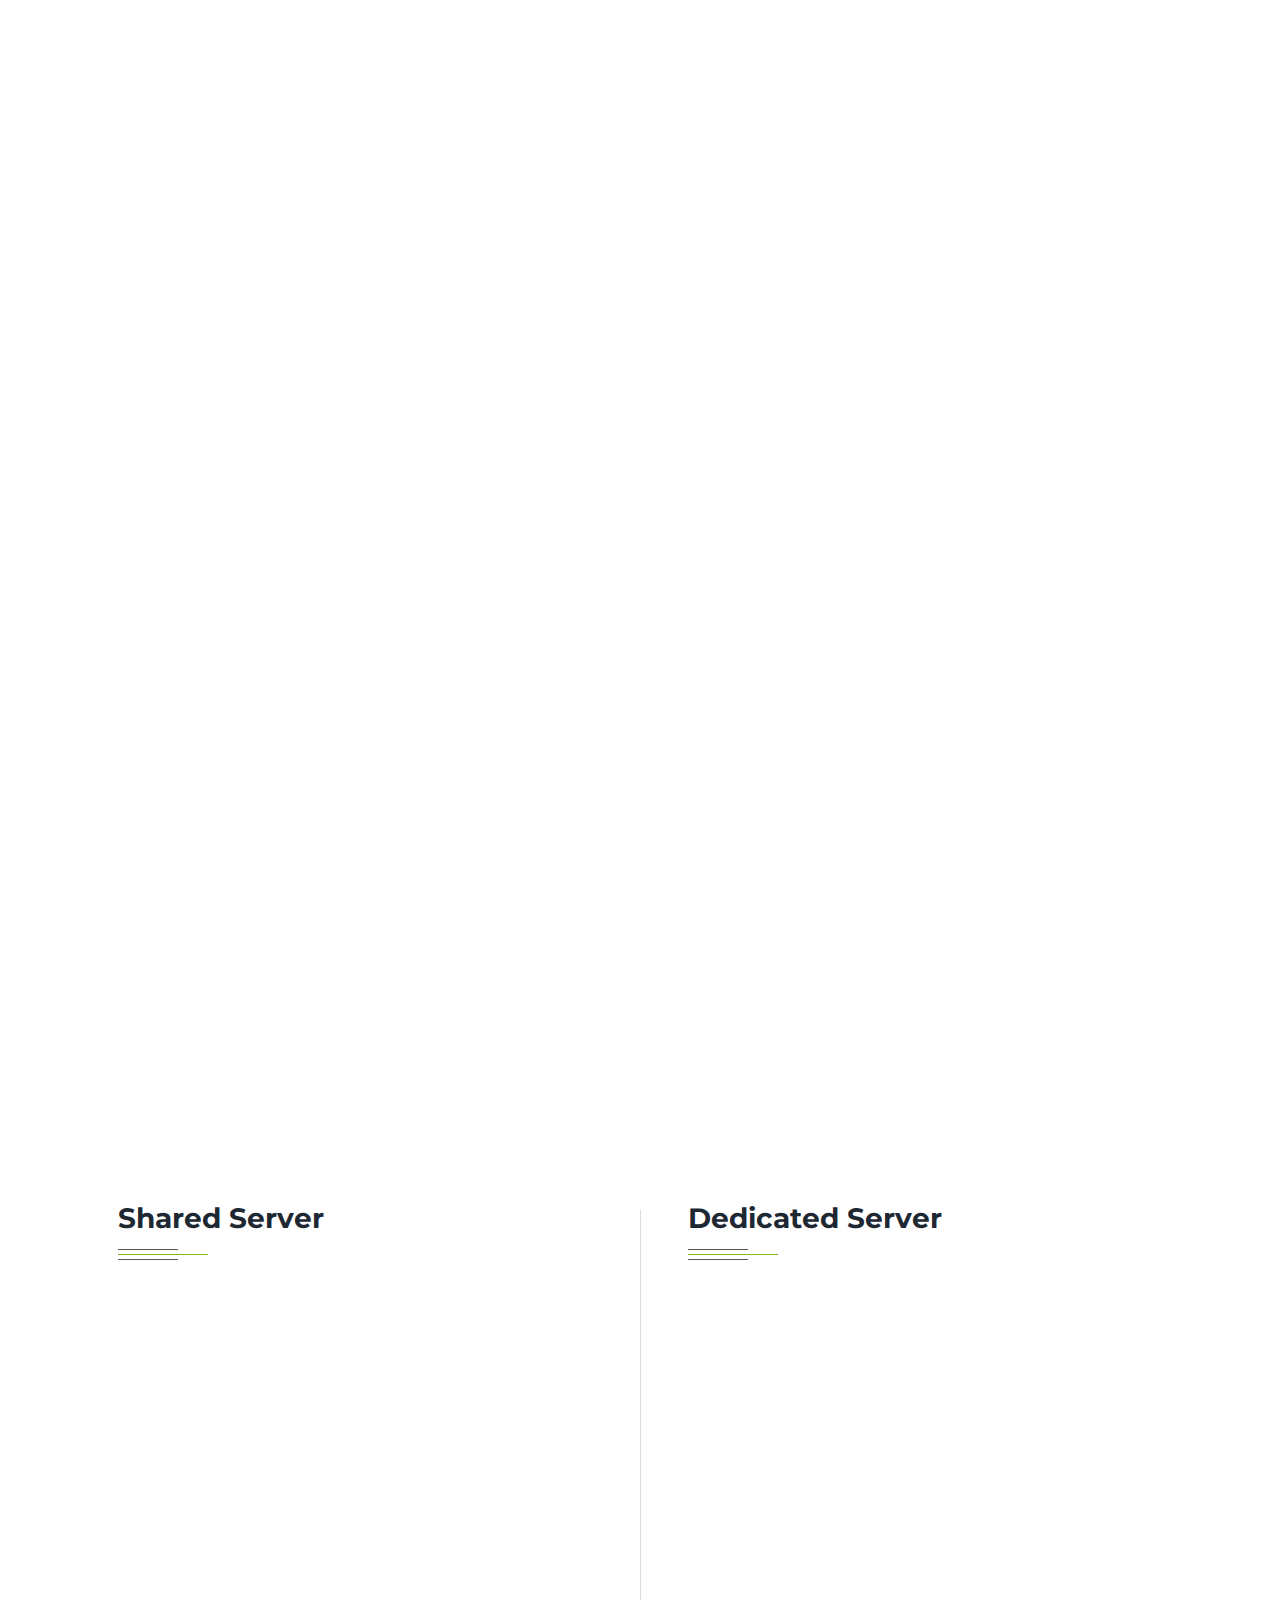
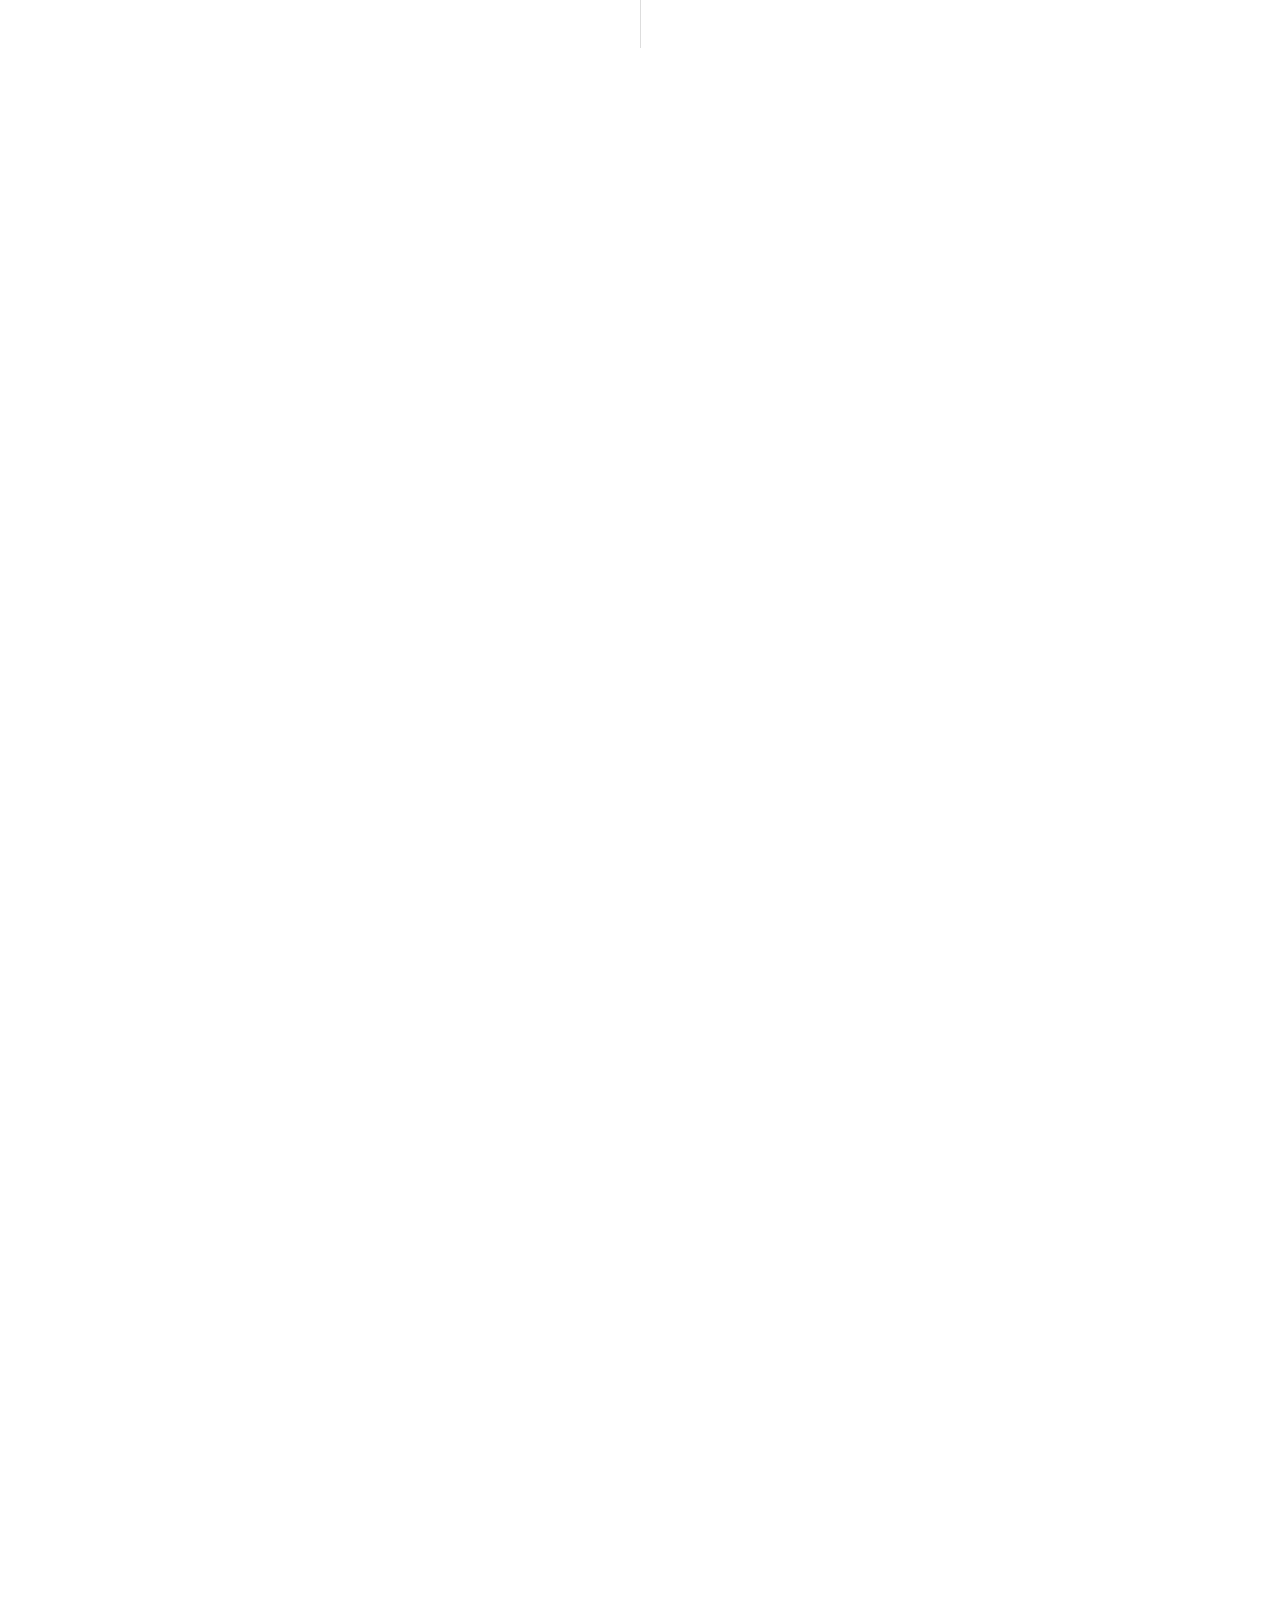
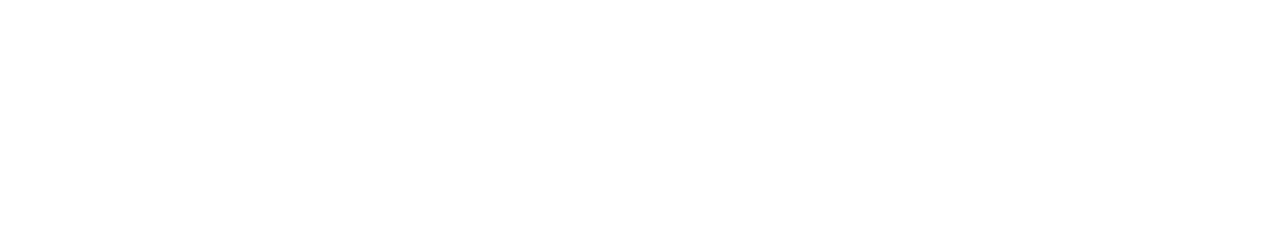
<file: demo5-pohja/index.html>
<!DOCTYPE html>
<html lang="en">

<head>
    <meta charset="utf-8">
    <title>GreenHost - Web Hosting HTML Template</title>
    <meta content="width=device-width, initial-scale=1.0" name="viewport">
    <meta content="" name="keywords">
    <meta content="" name="description">

    <!-- Favicon -->
    <link href="img/favicon.ico" rel="icon">

    <!-- Google Web Fonts -->
    <link rel="preconnect" href="https://fonts.googleapis.com">
    <link rel="preconnect" href="https://fonts.gstatic.com" crossorigin>
    <link href="https://fonts.googleapis.com/css2?family=Montserrat:wght@400;500;600;700&family=Open+Sans:wght@400;500;600;700&display=swap" rel="stylesheet">  

    <!-- Icon Font Stylesheet -->
    <link href="https://cdnjs.cloudflare.com/ajax/libs/font-awesome/5.10.0/css/all.min.css" rel="stylesheet">
    <link href="https://cdn.jsdelivr.net/npm/bootstrap-icons@1.4.1/font/bootstrap-icons.css" rel="stylesheet">

    <!-- Libraries Stylesheet -->
    <link href="lib/animate/animate.min.css" rel="stylesheet">
    <link href="lib/owlcarousel/assets/owl.carousel.min.css" rel="stylesheet">

    <!-- Customized Bootstrap Stylesheet -->
    <link href="css/bootstrap.min.css" rel="stylesheet">

    <!-- Template Stylesheet -->
    <link href="css/style.css" rel="stylesheet">
</head>

<body>
    <div class="container-xxl bg-white p-0">
        <!-- Spinner Start -->
        <div id="spinner" class="show bg-white position-fixed translate-middle w-100 vh-100 top-50 start-50 d-flex align-items-center justify-content-center">
            <div class="spinner-border text-primary" style="width: 3rem; height: 3rem;" role="status">
                <span class="sr-only">Loading...</span>
            </div>
        </div>
        <!-- Spinner End -->


        <!-- Navbar & Hero Start -->
        <div class="container-xxl position-relative p-0">
            <nav class="navbar navbar-expand-lg navbar-light px-4 px-lg-5 py-3 py-lg-0">
                <a href="" class="navbar-brand p-0">
                    <h1 class="m-0"><i class="fa fa-server me-3"></i>GreenHost</h1>
                    <!-- <img src="img/logo.png" alt="Logo"> -->
                </a>
                <button class="navbar-toggler" type="button" data-bs-toggle="collapse" data-bs-target="#navbarCollapse">
                    <span class="fa fa-bars"></span>
                </button>
                <div class="collapse navbar-collapse" id="navbarCollapse">
                    <div class="navbar-nav ms-auto py-0">
                        <a href="index.html" class="nav-item nav-link active">Home</a>
                        <a href="about.html" class="nav-item nav-link">About</a>
                        <a href="domain.html" class="nav-item nav-link">Domain</a>
                        <a href="hosting.html" class="nav-item nav-link">Hosting</a>
                        <div class="nav-item dropdown">
                            <a href="#" class="nav-link dropdown-toggle" data-bs-toggle="dropdown">Pages</a>
                            <div class="dropdown-menu m-0">
                                <a href="team.html" class="dropdown-item">Our Team</a>
                                <a href="testimonial.html" class="dropdown-item">Testimonial</a>
                                <a href="comparison.html" class="dropdown-item">Comparison</a>
                            </div>
                        </div>
                        <a href="contact.html" class="nav-item nav-link">Contact</a>
                    </div>
                    <butaton type="button" class="btn text-secondary ms-3" data-bs-toggle="modal" data-bs-target="#searchModal"><i class="fa fa-search"></i></butaton>
                    <a href="" class="btn btn-secondary py-2 px-4 ms-3">Register</a>
                </div>
            </nav>

            <div class="container-xxl py-5 bg-primary hero-header mb-5">
                <div class="container my-5 py-5 px-lg-5">
                    <div class="row g-5">
                        <div class="col-lg-6 pt-5 text-center text-lg-start">
                            <h1 class="display-4 text-white mb-4 animated slideInLeft">Shared Hosting</h1>
                            <p class="text-white animated slideInLeft">Tempor rebum no at dolore lorem clita rebum rebum ipsum rebum stet dolor sed justo kasd.</p>
                            <h1 class="text-white mb-4 animated slideInLeft">
                                <small class="align-top fw-normal" style="font-size: 15px; line-height: 25px;">Starting:</small>
                                <span>$2.49</span>
                                <small class="align-bottom fw-normal" style="font-size: 15px; line-height: 33px;">/ Mo</small>
                            </h1>
                            <a href="" class="btn btn-secondary py-sm-3 px-sm-5 me-3 animated slideInLeft">Get Started Now</a>
                        </div>
                        <div class="col-lg-6 text-center text-lg-start">
                            <img class="img-fluid animated zoomIn" src="img/hero.png" alt="">
                        </div>
                    </div>
                </div>
            </div>
        </div>
        <!-- Navbar & Hero End -->


        <!-- Full Screen Search Start -->
        <div class="modal fade" id="searchModal" tabindex="-1">
            <div class="modal-dialog modal-fullscreen">
                <div class="modal-content" style="background: rgba(29, 40, 51, 0.8);">
                    <div class="modal-header border-0">
                        <button type="button" class="btn bg-white btn-close" data-bs-dismiss="modal" aria-label="Close"></button>
                    </div>
                    <div class="modal-body d-flex align-items-center justify-content-center">
                        <div class="input-group" style="max-width: 600px;">
                            <input type="text" class="form-control bg-transparent border-light p-3" placeholder="Type search keyword">
                            <button class="btn btn-light px-4"><i class="bi bi-search"></i></button>
                        </div>
                    </div>
                </div>
            </div>
        </div>
        <!-- Full Screen Search End -->


        <!-- Domain Search Start -->
        <div class="container-xxl domain mb-5" style="margin-top: 90px;">
            <div class="container px-lg-5">
                <div class="row justify-content-center">
                    <div class="col-lg-10">
                        <div class="section-title position-relative text-center mx-auto mb-4 pb-4 wow fadeInUp" data-wow-delay="0.1s" style="max-width: 600px;">
                            <h1 class="mb-3">Search Your Domain</h1>
                            <p class="mb-1">Vero justo sed sed vero clita amet. Et justo vero sea diam elitr amet ipsum eos ipsum clita duo sed. Sed vero sea diam erat vero elitr sit clita.</p>
                        </div>
                        <div class="position-relative w-100 my-3 wow fadeInUp" data-wow-delay="0.3s">
                            <input class="form-control bg-transparent w-100 py-3 ps-4 pe-5" type="text" placeholder="Enter your domain name">
                            <button type="button" class="btn btn-primary py-2 px-3 position-absolute top-0 end-0 mt-2 me-2">Search</button>
                        </div>
                        <div class="row g-3 wow fadeInUp" data-wow-delay="0.5s">
                            <div class="col-lg-2 col-md-3 col-sm-4 col-6 text-center">
                                <h5 class="fw-bold text-primary mb-1">.com</h5>
                                <p class="mb-0">$9.99/year</p>
                            </div>
                            <div class="col-lg-2 col-md-3 col-sm-4 col-6 text-center">
                                <h5 class="fw-bold text-primary mb-1">.net</h5>
                                <p class="mb-0">$9.99/year</p>
                            </div>
                            <div class="col-lg-2 col-md-3 col-sm-4 col-6 text-center">
                                <h5 class="fw-bold text-primary mb-1">.org</h5>
                                <p class="mb-0">$9.99/year</p>
                            </div>
                            <div class="col-lg-2 col-md-3 col-sm-4 col-6 text-center">
                                <h5 class="fw-bold text-primary mb-1">.us</h5>
                                <p class="mb-0">$9.99/year</p>
                            </div>
                            <div class="col-lg-2 col-md-3 col-sm-4 col-6 text-center">
                                <h5 class="fw-bold text-primary mb-1">.eu</h5>
                                <p class="mb-0">$9.99/year</p>
                            </div>
                            <div class="col-lg-2 col-md-3 col-sm-4 col-6 text-center">
                                <h5 class="fw-bold text-primary mb-1">.co.uk</h5>
                                <p class="mb-0">$9.99/year</p>
                            </div>
                        </div>
                    </div>
                </div>
            </div>
        </div>
        <!-- Domain Search End -->


        <!-- About Start -->
        <div class="container-xxl py-5">
            <div class="container px-lg-5">
                <div class="row g-5 align-items-center">
                    <div class="col-lg-7 wow fadeInUp" data-wow-delay="0.1s">
                        <div class="section-title position-relative mb-4 pb-4">
                            <h1 class="mb-2">Welcome to GreenHost</h1>
                        </div>
                        <p class="mb-4">Tempor erat elitr rebum at clita. Diam dolor diam ipsum et tempor sit. Aliqu diam amet diam et eos labore. Clita erat ipsum et lorem et sit, sed stet no labore lorem sit clita duo justo magna dolore erat amet</p>
                        <div class="row g-3">
                            <div class="col-sm-4 wow fadeIn" data-wow-delay="0.1s">
                                <div class="bg-light rounded text-center p-4">
                                    <i class="fa fa-users-cog fa-2x text-primary mb-2"></i>
                                    <h2 class="mb-1" data-toggle="counter-up">1234</h2>
                                    <p class="mb-0">Experts</p>
                                </div>
                            </div>
                            <div class="col-sm-4 wow fadeIn" data-wow-delay="0.3s">
                                <div class="bg-light rounded text-center p-4">
                                    <i class="fa fa-users fa-2x text-primary mb-2"></i>
                                    <h2 class="mb-1" data-toggle="counter-up">1234</h2>
                                    <p class="mb-0">Clients</p>
                                </div>
                            </div>
                            <div class="col-sm-4 wow fadeIn" data-wow-delay="0.5s">
                                <div class="bg-light rounded text-center p-4">
                                    <i class="fa fa-check fa-2x text-primary mb-2"></i>
                                    <h2 class="mb-1" data-toggle="counter-up">1234</h2>
                                    <p class="mb-0">Projects</p>
                                </div>
                            </div>
                        </div>
                    </div>
                    <div class="col-lg-5">
                        <img class="img-fluid wow zoomIn" data-wow-delay="0.5s" src="img/about.png">
                    </div>
                </div>
            </div>
        </div>
        <!-- About End -->


        <!-- Pricing Start -->
        <div class="container-xxl py-5">
            <div class="container px-lg-5">
                <div class="section-title position-relative text-center mx-auto mb-5 pb-4 wow fadeInUp" data-wow-delay="0.1s" style="max-width: 600px;">
                    <h1 class="mb-3">Our Hosting Plans</h1>
                    <p class="mb-1">Vero justo sed sed vero clita amet. Et justo vero sea diam elitr amet ipsum eos ipsum clita duo sed. Sed vero sea diam erat vero elitr sit clita.</p>
                </div>
                <div class="row gy-5 gx-4">
                    <div class="col-lg-4 col-md-6 wow fadeInUp" data-wow-delay="0.2s">
                        <div class="position-relative shadow rounded border-top border-5 border-primary">
                            <div class="d-flex align-items-center justify-content-center position-absolute top-0 start-50 translate-middle bg-primary rounded-circle" style="width: 45px; height: 45px; margin-top: -3px;">
                                <i class="fa fa-share-alt text-white"></i>
                            </div>
                            <div class="text-center border-bottom p-4 pt-5">
                                <h4 class="fw-bold">Share Hosting</h4>
                                <p class="mb-0">Eirmod erat dolor amet est clita lorem erat justo rebum elitr eos</p>
                            </div>
                            <div class="text-center border-bottom p-4">
                                <p class="text-primary mb-1">Latest Offer - <strong>Save 30%</strong></p>
                                <h1 class="mb-3">
                                    <small class="align-top" style="font-size: 22px; line-height: 45px;">$</small>2.49<small
                                        class="align-bottom" style="font-size: 16px; line-height: 40px;">/ Month</small>
                                </h1>
                                <a class="btn btn-primary px-4 py-2" href="">Buy Now</a>
                            </div>
                            <div class="p-4">
                                <p class="border-bottom pb-3"><i class="fa fa-check text-primary me-3"></i>100 GB Disk Space</p>
                                <p class="border-bottom pb-3"><i class="fa fa-check text-primary me-3"></i>Unlimited Bandwith</p>
                                <p class="border-bottom pb-3"><i class="fa fa-check text-primary me-3"></i>Upgrade to Positive SSL</p>
                                <p class="border-bottom pb-3"><i class="fa fa-check text-primary me-3"></i>Automatic Malware Removal</p>
                                <p class="mb-0"><i class="fa fa-check text-primary me-3"></i>30 Days Money Back Guarantee</p>
                            </div>
                        </div>
                    </div>
                    <div class="col-lg-4 col-md-6 wow fadeInUp" data-wow-delay="0.4s">
                        <div class="position-relative shadow rounded border-top border-5 border-secondary">
                            <div class="d-flex align-items-center justify-content-center position-absolute top-0 start-50 translate-middle bg-secondary rounded-circle" style="width: 45px; height: 45px; margin-top: -3px;">
                                <i class="fa fa-server text-white"></i>
                            </div>
                            <div class="text-center border-bottom p-4 pt-5">
                                <h4 class="fw-bold">VPS Hosting</h4>
                                <p class="mb-0">Eirmod erat dolor amet est clita lorem erat justo rebum elitr eos</p>
                            </div>
                            <div class="text-center border-bottom p-4">
                                <p class="text-primary mb-1">Latest Offer - <strong>Save 30%</strong></p>
                                <h1 class="mb-3">
                                    <small class="align-top" style="font-size: 22px; line-height: 45px;">$</small>5.49<small
                                        class="align-bottom" style="font-size: 16px; line-height: 40px;">/ Month</small>
                                </h1>
                                <a class="btn btn-secondary px-4 py-2" href="">Buy Now</a>
                            </div>
                            <div class="p-4">
                                <p class="border-bottom pb-3"><i class="fa fa-check text-primary me-3"></i>100 GB Disk Space</p>
                                <p class="border-bottom pb-3"><i class="fa fa-check text-primary me-3"></i>Unlimited Bandwith</p>
                                <p class="border-bottom pb-3"><i class="fa fa-check text-primary me-3"></i>Upgrade to Positive SSL</p>
                                <p class="border-bottom pb-3"><i class="fa fa-check text-primary me-3"></i>Automatic Malware Removal</p>
                                <p class="mb-0"><i class="fa fa-check text-primary me-3"></i>30 Days Money Back Guarantee</p>
                            </div>
                        </div>
                    </div>
                    <div class="col-lg-4 col-md-6 wow fadeInUp" data-wow-delay="0.6s">
                        <div class="position-relative shadow rounded border-top border-5 border-primary">
                            <div class="d-flex align-items-center justify-content-center position-absolute top-0 start-50 translate-middle bg-primary rounded-circle" style="width: 45px; height: 45px; margin-top: -3px;">
                                <i class="fa fa-cog text-white"></i>
                            </div>
                            <div class="text-center border-bottom p-4 pt-5">
                                <h4 class="fw-bold">Dedi Hosting</h4>
                                <p class="mb-0">Eirmod erat dolor amet est clita lorem erat justo rebum elitr eos</p>
                            </div>
                            <div class="text-center border-bottom p-4">
                                <p class="text-primary mb-1">Latest Offer - <strong>Save 30%</strong></p>
                                <h1 class="mb-3">
                                    <small class="align-top" style="font-size: 22px; line-height: 45px;">$</small>11.49<small
                                        class="align-bottom" style="font-size: 16px; line-height: 40px;">/ Month</small>
                                </h1>
                                <a class="btn btn-primary px-4 py-2" href="">Buy Now</a>
                            </div>
                            <div class="p-4">
                                <p class="border-bottom pb-3"><i class="fa fa-check text-primary me-3"></i>100 GB Disk Space</p>
                                <p class="border-bottom pb-3"><i class="fa fa-check text-primary me-3"></i>Unlimited Bandwith</p>
                                <p class="border-bottom pb-3"><i class="fa fa-check text-primary me-3"></i>Upgrade to Positive SSL</p>
                                <p class="border-bottom pb-3"><i class="fa fa-check text-primary me-3"></i>Automatic Malware Removal</p>
                                <p class="mb-0"><i class="fa fa-check text-primary me-3"></i>30 Days Money Back Guarantee</p>
                            </div>
                        </div>
                    </div>
                </div>
            </div>
        </div>
        <!-- Pricing End -->


        <!-- Comparison Start -->
        <div class="container-xxl py-5">
            <div class="container px-lg-5">
                <div class="section-title position-relative text-center mx-auto mb-5 pb-4 wow fadeInUp" data-wow-delay="0.1s" style="max-width: 600px;">
                    <h1 class="mb-3">Shared VS Dedicated Server</h1>
                    <p class="mb-1">Vero justo sed sed vero clita amet. Et justo vero sea diam elitr amet ipsum eos
                        ipsum clita duo sed. Sed vero sea diam erat vero elitr sit clita.</p>
                </div>
                <div class="row g-5 comparison position-relative">
                    <div class="col-lg-6 pe-lg-5">
                        <div class="section-title position-relative mx-auto mb-4 pb-4">
                            <h3 class="fw-bold mb-0">Shared Server</h3>
                        </div>
                        <div class="row gy-3 gx-5">
                            <div class="col-sm-6 wow fadeIn" data-wow-delay="0.1s">
                                <i class="fa fa-server fa-3x text-primary mb-3"></i>
                                <h5 class="fw-bold">99.99% Uptime</h5>
                                <p>Ipsum dolor diam stet stet kasd diam sea stet sed rebum dolor ipsum</p>
                            </div>
                            <div class="col-sm-6 wow fadeIn" data-wow-delay="0.3s">
                                <i class="fa fa-shield-alt fa-3x text-primary mb-3"></i>
                                <h5 class="fw-bold">100% Secured</h5>
                                <p>Ipsum dolor diam stet stet kasd diam sea stet sed rebum dolor ipsum</p>
                            </div>
                            <div class="col-sm-6 wow fadeIn" data-wow-delay="0.5s">
                                <i class="fa fa-cog fa-3x text-primary mb-3"></i>
                                <h5 class="fw-bold">Control Panel</h5>
                                <p>Ipsum dolor diam stet stet kasd diam sea stet sed rebum dolor ipsum</p>
                            </div>
                            <div class="col-sm-6 wow fadeIn" data-wow-delay="0.7s">
                                <i class="fa fa-headset fa-3x text-primary mb-3"></i>
                                <h5 class="fw-bold">24/7 Support</h5>
                                <p>Ipsum dolor diam stet stet kasd diam sea stet sed rebum dolor ipsum</p>
                            </div>
                        </div>
                    </div>
                    <div class="col-lg-6 ps-lg-5">
                        <div class="section-title position-relative mx-auto mb-4 pb-4">
                            <h3 class="fw-bold mb-0">Dedicated Server</h3>
                        </div>
                        <div class="row gy-3 gx-5">
                            <div class="col-sm-6 wow fadeIn" data-wow-delay="0.1s">
                                <i class="fa fa-server fa-3x text-secondary mb-3"></i>
                                <h5 class="fw-bold">99.99% Uptime</h5>
                                <p>Ipsum dolor diam stet stet kasd diam sea stet sed rebum dolor ipsum</p>
                            </div>
                            <div class="col-sm-6 wow fadeIn" data-wow-delay="0.3s">
                                <i class="fa fa-shield-alt fa-3x text-secondary mb-3"></i>
                                <h5 class="fw-bold">100% Secured</h5>
                                <p>Ipsum dolor diam stet stet kasd diam sea stet sed rebum dolor ipsum</p>
                            </div>
                            <div class="col-sm-6 wow fadeIn" data-wow-delay="0.5s">
                                <i class="fa fa-cog fa-3x text-secondary mb-3"></i>
                                <h5 class="fw-bold">Control Panel</h5>
                                <p>Ipsum dolor diam stet stet kasd diam sea stet sed rebum dolor ipsum</p>
                            </div>
                            <div class="col-sm-6 wow fadeIn" data-wow-delay="0.7s">
                                <i class="fa fa-headset fa-3x text-secondary mb-3"></i>
                                <h5 class="fw-bold">24/7 Support</h5>
                                <p>Ipsum dolor diam stet stet kasd diam sea stet sed rebum dolor ipsum</p>
                            </div>
                        </div>
                    </div>
                </div>
            </div>
        </div>
        <!-- Comparison Start -->


        <!-- Testimonial Start -->
        <div class="container-xxl py-5 wow fadeInUp" data-wow-delay="0.1s">
            <div class="container px-lg-5">
                <div class="owl-carousel testimonial-carousel">
                    <div class="testimonial-item position-relative bg-light border-top border-5 border-primary rounded p-4 my-4">
                        <div class="d-flex align-items-center justify-content-center position-absolute top-0 start-0 ms-5 translate-middle bg-primary rounded-circle" style="width: 45px; height: 45px; margin-top: -3px;">
                            <i class="fa fa-quote-left text-white"></i>
                        </div>
                        <p class="mt-3">Dolor et eos labore, stet justo sed est sed. Diam sed sed dolor stet amet eirmod eos labore diam</p>
                        <div class="d-flex align-items-center">
                            <img class="img-fluid flex-shrink-0 rounded-circle" src="img/testimonial-1.jpg" style="width: 50px; height: 50px;">
                            <div class="ps-3">
                                <h6 class="fw-bold mb-1">Client Name</h6>
                                <small>Profession</small>
                            </div>
                        </div>
                    </div>
                    <div class="testimonial-item position-relative bg-light border-top border-5 border-primary rounded p-4 my-4">
                        <div class="d-flex align-items-center justify-content-center position-absolute top-0 start-0 ms-5 translate-middle bg-primary rounded-circle" style="width: 45px; height: 45px; margin-top: -3px;">
                            <i class="fa fa-quote-left text-white"></i>
                        </div>
                        <p class="mt-3">Dolor et eos labore, stet justo sed est sed. Diam sed sed dolor stet amet eirmod eos labore diam</p>
                        <div class="d-flex align-items-center">
                            <img class="img-fluid flex-shrink-0 rounded-circle" src="img/testimonial-2.jpg" style="width: 50px; height: 50px;">
                            <div class="ps-3">
                                <h6 class="fw-bold mb-1">Client Name</h6>
                                <small>Profession</small>
                            </div>
                        </div>
                    </div>
                    <div class="testimonial-item position-relative bg-light border-top border-5 border-primary rounded p-4 my-4">
                        <div class="d-flex align-items-center justify-content-center position-absolute top-0 start-0 ms-5 translate-middle bg-primary rounded-circle" style="width: 45px; height: 45px; margin-top: -3px;">
                            <i class="fa fa-quote-left text-white"></i>
                        </div>
                        <p class="mt-3">Dolor et eos labore, stet justo sed est sed. Diam sed sed dolor stet amet eirmod eos labore diam</p>
                        <div class="d-flex align-items-center">
                            <img class="img-fluid flex-shrink-0 rounded-circle" src="img/testimonial-3.jpg" style="width: 50px; height: 50px;">
                            <div class="ps-3">
                                <h6 class="fw-bold mb-1">Client Name</h6>
                                <small>Profession</small>
                            </div>
                        </div>
                    </div>
                    <div class="testimonial-item position-relative bg-light border-top border-5 border-primary rounded p-4 mt-4">
                        <div class="d-flex align-items-center justify-content-center position-absolute top-0 start-0 ms-5 translate-middle bg-primary rounded-circle" style="width: 45px; height: 45px; margin-top: -3px;">
                            <i class="fa fa-quote-left text-white"></i>
                        </div>
                        <p class="mt-3">Dolor et eos labore, stet justo sed est sed. Diam sed sed dolor stet amet eirmod eos labore diam</p>
                        <div class="d-flex align-items-center">
                            <img class="img-fluid flex-shrink-0 rounded-circle" src="img/testimonial-4.jpg" style="width: 50px; height: 50px;">
                            <div class="ps-3">
                                <h6 class="fw-bold mb-1">Client Name</h6>
                                <small>Profession</small>
                            </div>
                        </div>
                    </div>
                </div>
            </div>
        </div>
        <!-- Testimonial End -->


        <!-- Team Start -->
        <div class="container-xxl py-5">
            <div class="container px-lg-5">
                <div class="section-title position-relative text-center mx-auto mb-5 pb-4 wow fadeInUp" data-wow-delay="0.1s" style="max-width: 600px;">
                    <h1 class="mb-3">Our Team Members</h1>
                    <p class="mb-1">Vero justo sed sed vero clita amet. Et justo vero sea diam elitr amet ipsum eos
                        ipsum clita duo sed. Sed vero sea diam erat vero elitr sit clita.</p>
                </div>
                <div class="row g-4">
                    <div class="col-lg-3 col-md-6 wow fadeInUp" data-wow-delay="0.1s">
                        <div class="team-item border-top border-5 border-primary rounded shadow overflow-hidden">
                            <div class="text-center p-4">
                                <img class="img-fluid rounded-circle mb-4" src="img/team-1.jpg" alt="">
                                <h5 class="fw-bold mb-1">Full Name</h5>
                                <small>Designation</small>
                            </div>
                            <div class="d-flex justify-content-center bg-primary p-3">
                                <a class="btn btn-square text-primary bg-white m-1" href=""><i class="fab fa-facebook-f"></i></a>
                                <a class="btn btn-square text-primary bg-white m-1" href=""><i class="fab fa-twitter"></i></a>
                                <a class="btn btn-square text-primary bg-white m-1" href=""><i class="fab fa-instagram"></i></a>
                            </div>
                        </div>
                    </div>
                    <div class="col-lg-3 col-md-6 wow fadeInUp" data-wow-delay="0.3s">
                        <div class="team-item border-top border-5 border-primary rounded shadow overflow-hidden">
                            <div class="text-center p-4">
                                <img class="img-fluid rounded-circle mb-4" src="img/team-2.jpg" alt="">
                                <h5 class="fw-bold mb-1">Full Name</h5>
                                <small>Designation</small>
                            </div>
                            <div class="d-flex justify-content-center bg-primary p-3">
                                <a class="btn btn-square text-primary bg-white m-1" href=""><i class="fab fa-facebook-f"></i></a>
                                <a class="btn btn-square text-primary bg-white m-1" href=""><i class="fab fa-twitter"></i></a>
                                <a class="btn btn-square text-primary bg-white m-1" href=""><i class="fab fa-instagram"></i></a>
                            </div>
                        </div>
                    </div>
                    <div class="col-lg-3 col-md-6 wow fadeInUp" data-wow-delay="0.5s">
                        <div class="team-item border-top border-5 border-primary rounded shadow overflow-hidden">
                            <div class="text-center p-4">
                                <img class="img-fluid rounded-circle mb-4" src="img/team-3.jpg" alt="">
                                <h5 class="fw-bold mb-1">Full Name</h5>
                                <small>Designation</small>
                            </div>
                            <div class="d-flex justify-content-center bg-primary p-3">
                                <a class="btn btn-square text-primary bg-white m-1" href=""><i class="fab fa-facebook-f"></i></a>
                                <a class="btn btn-square text-primary bg-white m-1" href=""><i class="fab fa-twitter"></i></a>
                                <a class="btn btn-square text-primary bg-white m-1" href=""><i class="fab fa-instagram"></i></a>
                            </div>
                        </div>
                    </div>
                    <div class="col-lg-3 col-md-6 wow fadeInUp" data-wow-delay="0.7s">
                        <div class="team-item border-top border-5 border-primary rounded shadow overflow-hidden">
                            <div class="text-center p-4">
                                <img class="img-fluid rounded-circle mb-4" src="img/team-4.jpg" alt="">
                                <h5 class="fw-bold mb-1">Full Name</h5>
                                <small>Designation</small>
                            </div>
                            <div class="d-flex justify-content-center bg-primary p-3">
                                <a class="btn btn-square text-primary bg-white m-1" href=""><i class="fab fa-facebook-f"></i></a>
                                <a class="btn btn-square text-primary bg-white m-1" href=""><i class="fab fa-twitter"></i></a>
                                <a class="btn btn-square text-primary bg-white m-1" href=""><i class="fab fa-instagram"></i></a>
                            </div>
                        </div>
                    </div>
                </div>
            </div>
        </div>
        <!-- Team End -->
        

        <!-- Footer Start -->
        <div class="container-fluid bg-primary text-white footer mt-5 pt-5 wow fadeIn" data-wow-delay="0.1s">
            <div class="container py-5 px-lg-5">
                <div class="row gy-5 gx-4 pt-5">
                    <div class="col-12">
                        <h5 class="fw-bold text-white mb-4">Subscribe Our Newsletter</h5>
                        <div class="position-relative" style="max-width: 400px;">
                            <input class="form-control bg-white border-0 w-100 py-3 ps-4 pe-5" type="text" placeholder="Enter your email">
                            <button type="button" class="btn btn-primary py-2 px-3 position-absolute top-0 end-0 mt-2 me-2">Submit</button>
                        </div>
                    </div>
                    <div class="col-lg-5 col-md-12">
                        <div class="row gy-5 g-4">
                            <div class="col-md-6">
                                <h5 class="fw-bold text-white mb-4">About Us</h5>
                                <a class="btn btn-link" href="">About Us</a>
                                <a class="btn btn-link" href="">Contact Us</a>
                                <a class="btn btn-link" href="">Privacy Policy</a>
                                <a class="btn btn-link" href="">Terms & Condition</a>
                                <a class="btn btn-link" href="">Support</a>
                            </div>
                            <div class="col-md-6">
                                <h5 class="fw-bold text-white mb-4">Our Services</h5>
                                <a class="btn btn-link" href="">Domain Register</a>
                                <a class="btn btn-link" href="">Shared Hosting</a>
                                <a class="btn btn-link" href="">VPS Hosting</a>
                                <a class="btn btn-link" href="">Dedicated Hosting</a>
                                <a class="btn btn-link" href="">Reseller Hosting</a>
                            </div>
                        </div>
                    </div>
                    <div class="col-md-6 col-lg-3">
                        <h5 class="fw-bold text-white mb-4">Get In Touch</h5>
                        <p class="mb-2"><i class="fa fa-map-marker-alt me-3"></i>123 Street, New York, USA</p>
                        <p class="mb-2"><i class="fa fa-phone-alt me-3"></i>+012 345 67890</p>
                        <p class="mb-2"><i class="fa fa-envelope me-3"></i>info@example.com</p>
                        <div class="d-flex pt-2">
                            <a class="btn btn-outline-light btn-social" href=""><i class="fab fa-twitter"></i></a>
                            <a class="btn btn-outline-light btn-social" href=""><i class="fab fa-facebook-f"></i></a>
                            <a class="btn btn-outline-light btn-social" href=""><i class="fab fa-youtube"></i></a>
                            <a class="btn btn-outline-light btn-social" href=""><i class="fab fa-linkedin-in"></i></a>
                        </div>
                    </div>
                    <div class="col-md-6 col-lg-4 mt-lg-n5">
                        <div class="bg-light rounded" style="padding: 30px;">
                            <input type="text" class="form-control border-0 py-2 mb-2" placeholder="Name">
                            <input type="email" class="form-control border-0 py-2 mb-2" placeholder="Email">
                            <textarea class="form-control border-0 mb-2" rows="2" placeholder="Message"></textarea>
                            <button class="btn btn-primary w-100 py-2">Send Message</button>
                        </div>
                    </div>
                </div>
            </div>
            <div class="container px-lg-5">
                <div class="copyright">
                    <div class="row">
                        <div class="col-md-6 text-center text-md-start mb-3 mb-md-0">
                            &copy; <a class="border-bottom" href="#">Your Site Name</a>, All Right Reserved. 
							
							<!--/*** This template is free as long as you keep the footer author’s credit link/attribution link/backlink. If you'd like to use the template without the footer author’s credit link/attribution link/backlink, you can purchase the Credit Removal License from "https://htmlcodex.com/credit-removal". Thank you for your support. ***/-->
							Designed By <a class="border-bottom" href="https://htmlcodex.com">HTML Codex</a>
                        </div>
                        <div class="col-md-6 text-center text-md-end">
                            <div class="footer-menu">
                                <a href="">Home</a>
                                <a href="">Cookies</a>
                                <a href="">Help</a>
                                <a href="">FQAs</a>
                            </div>
                        </div>
                    </div>
                </div>
            </div>
        </div>
        <!-- Footer End -->


        <!-- Back to Top -->
        <a href="#" class="btn btn-lg btn-secondary btn-lg-square back-to-top"><i class="bi bi-arrow-up"></i></a>
    </div>

    <!-- JavaScript Libraries -->
    <script src="https://code.jquery.com/jquery-3.4.1.min.js"></script>
    <script src="https://cdn.jsdelivr.net/npm/bootstrap@5.0.0/dist/js/bootstrap.bundle.min.js"></script>
    <script src="lib/wow/wow.min.js"></script>
    <script src="lib/easing/easing.min.js"></script>
    <script src="lib/waypoints/waypoints.min.js"></script>
    <script src="lib/counterup/counterup.min.js"></script>
    <script src="lib/owlcarousel/owl.carousel.min.js"></script>

    <!-- Template Javascript -->
    <script src="js/main.js"></script>
</body>

</html>
</file>
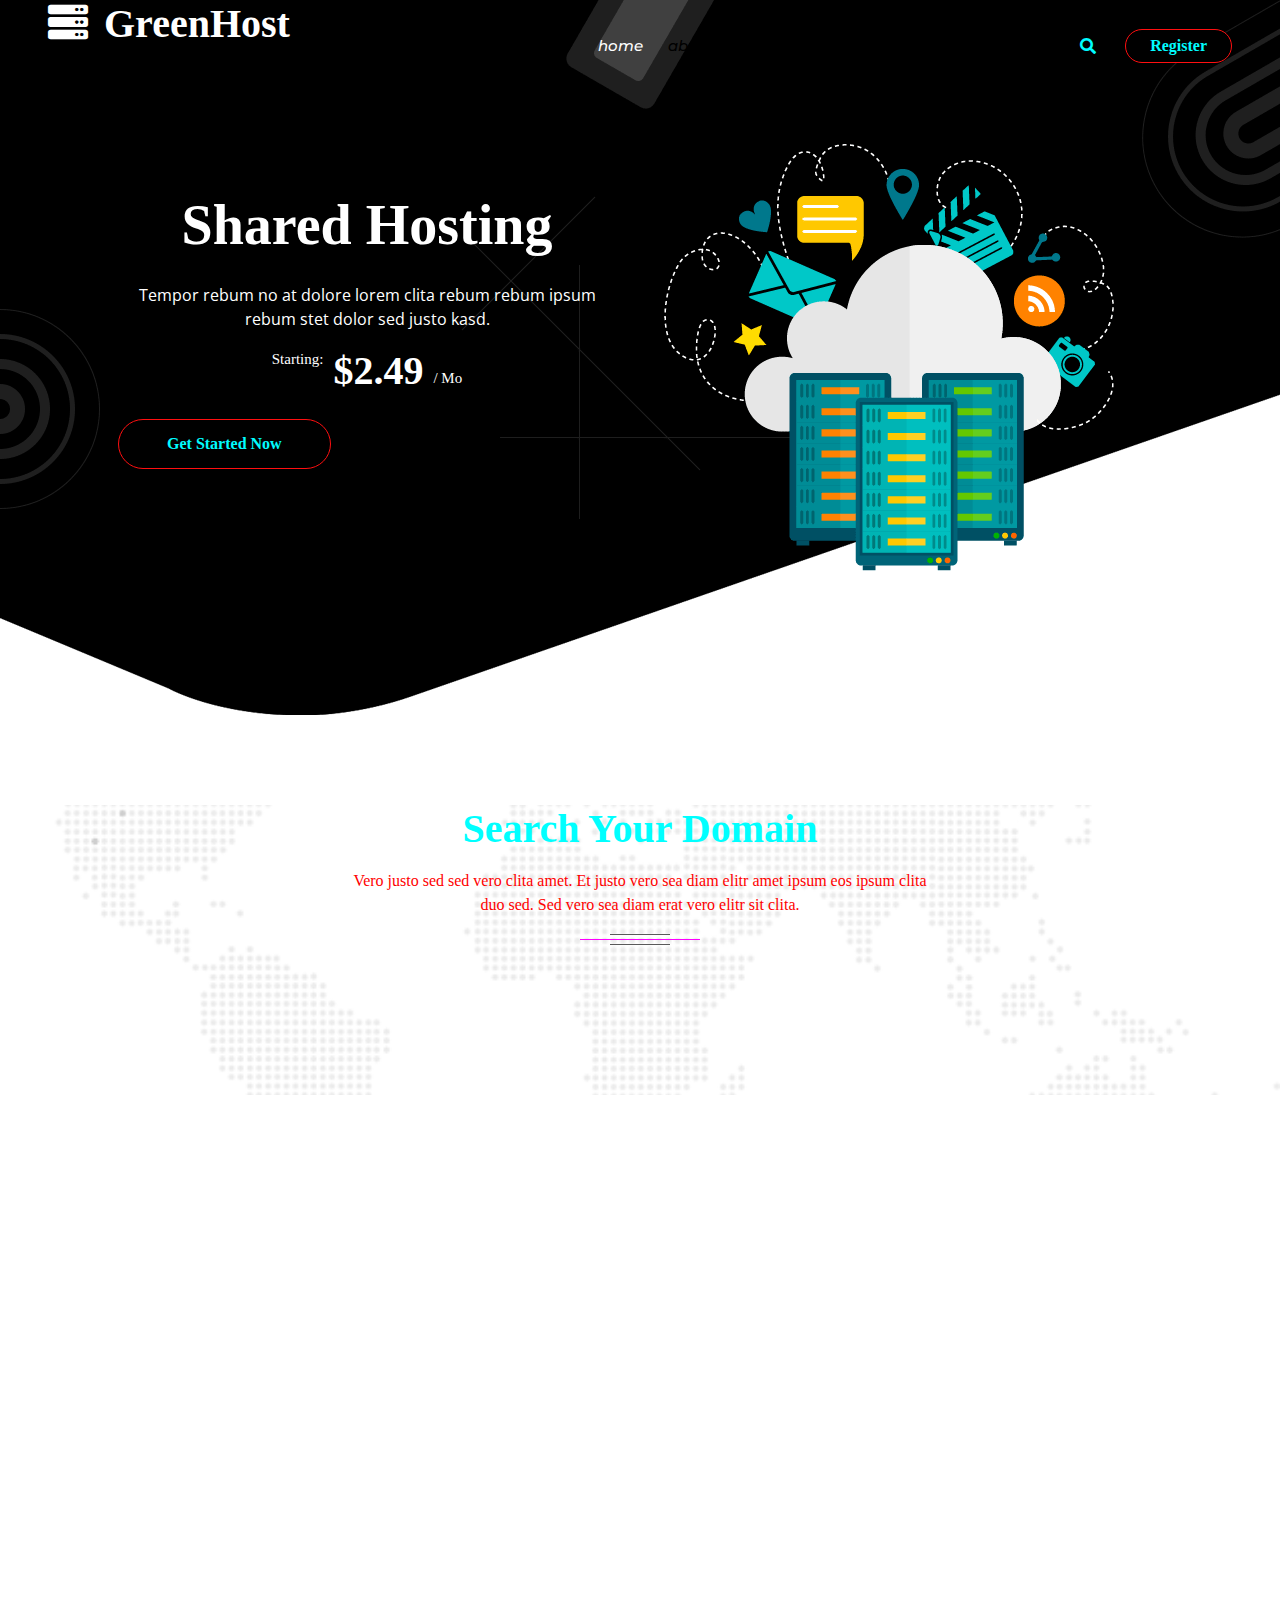
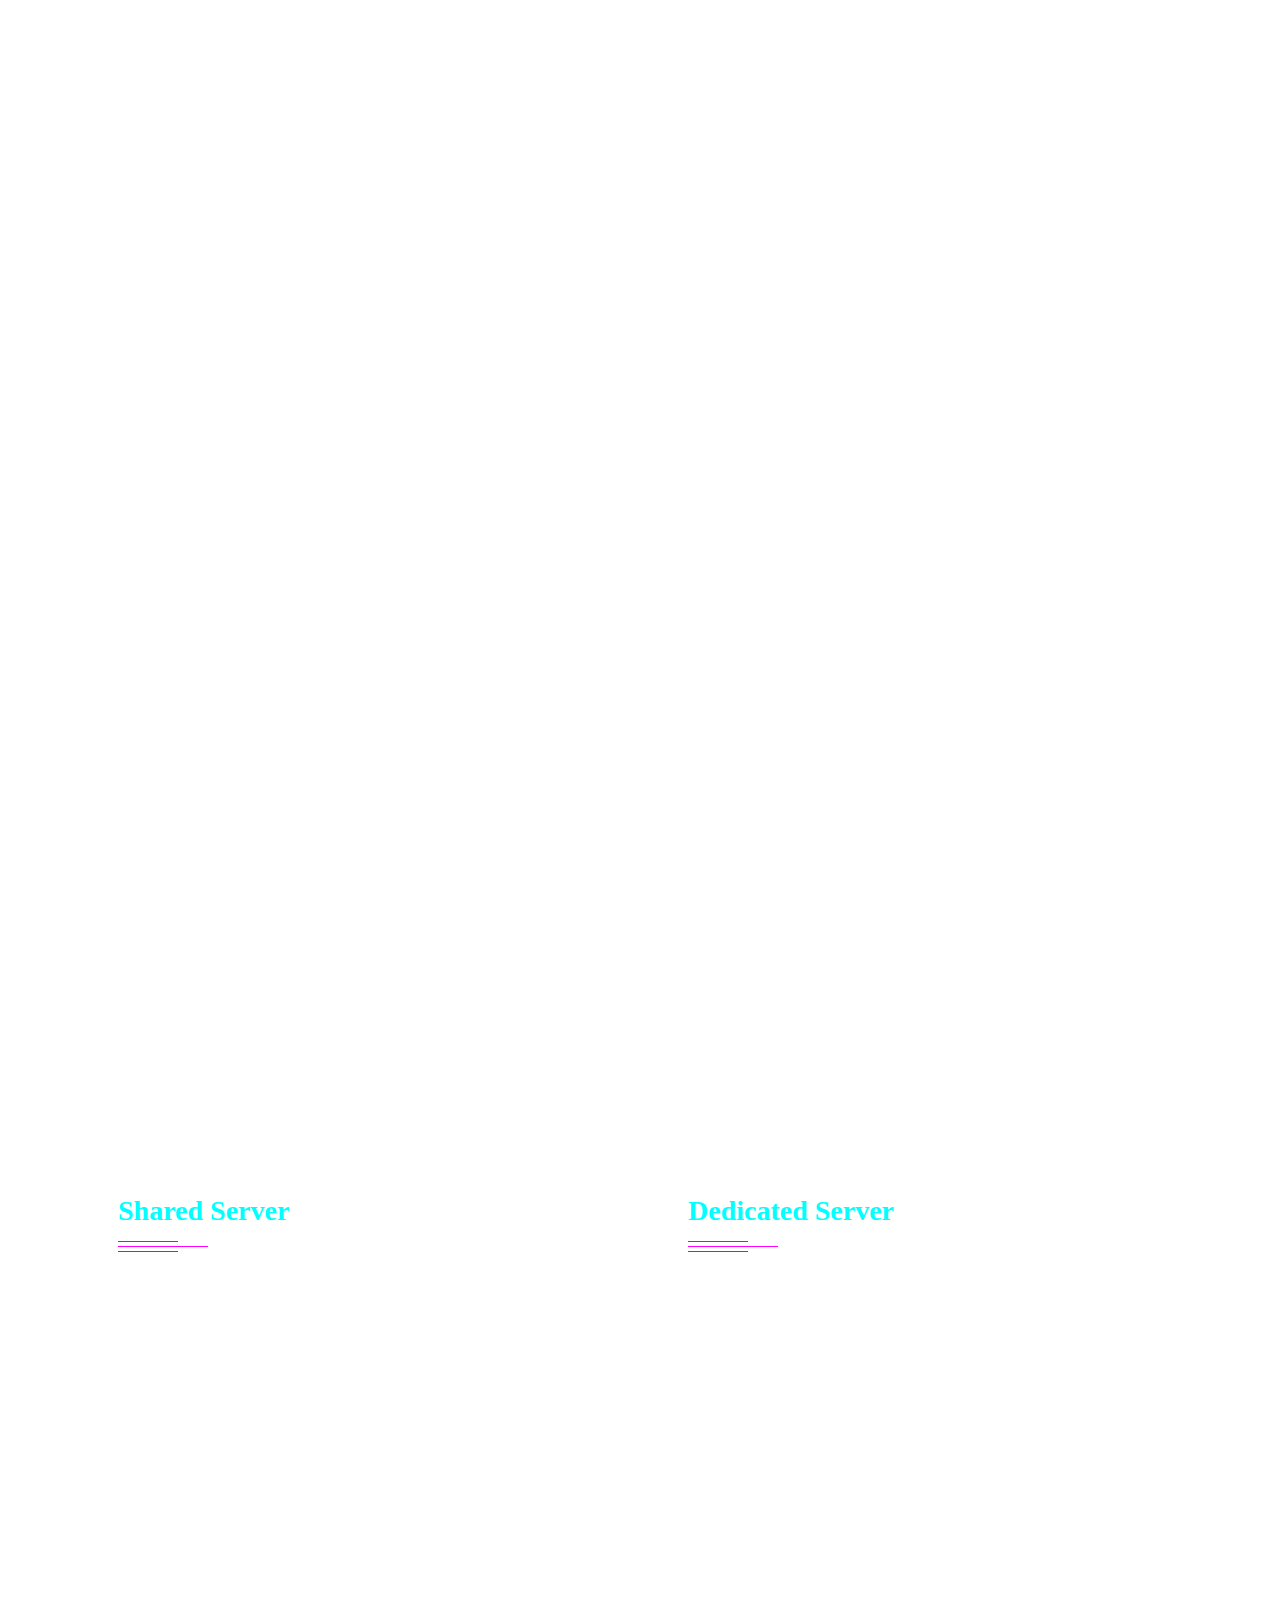
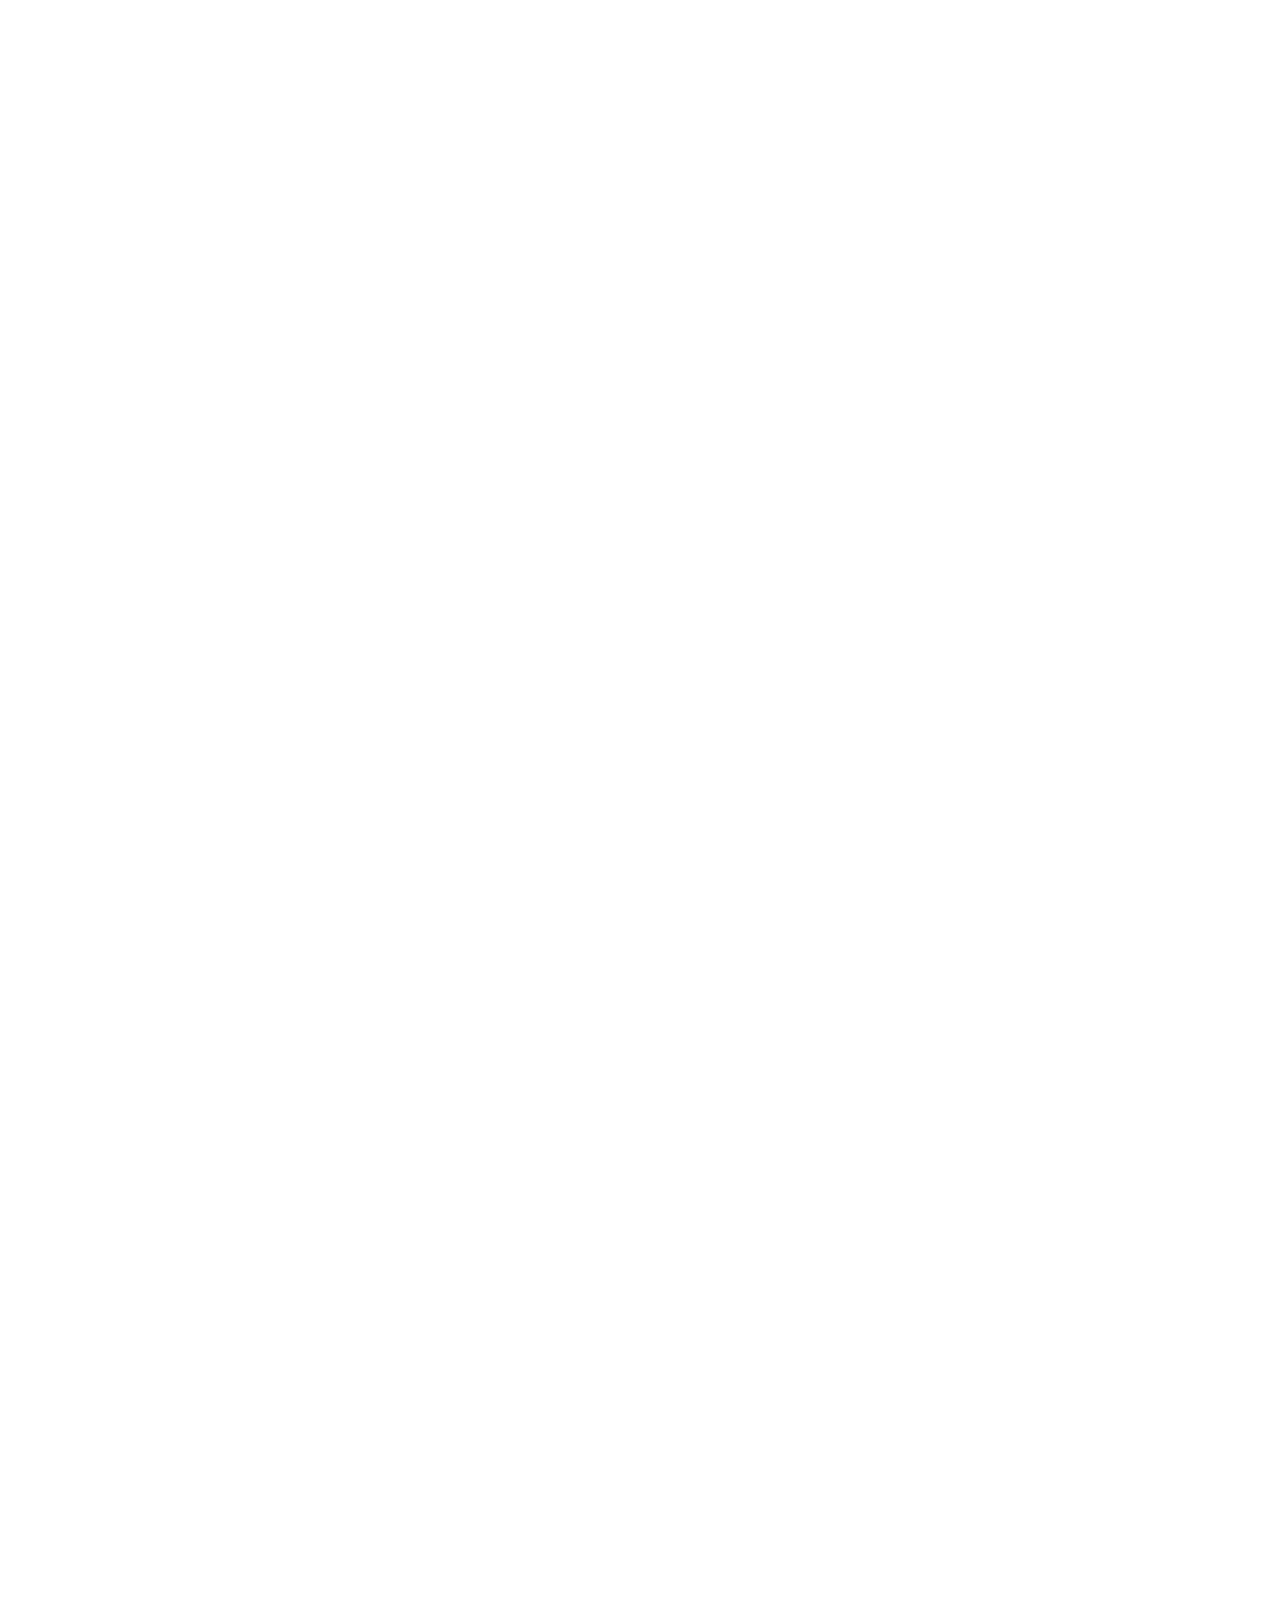
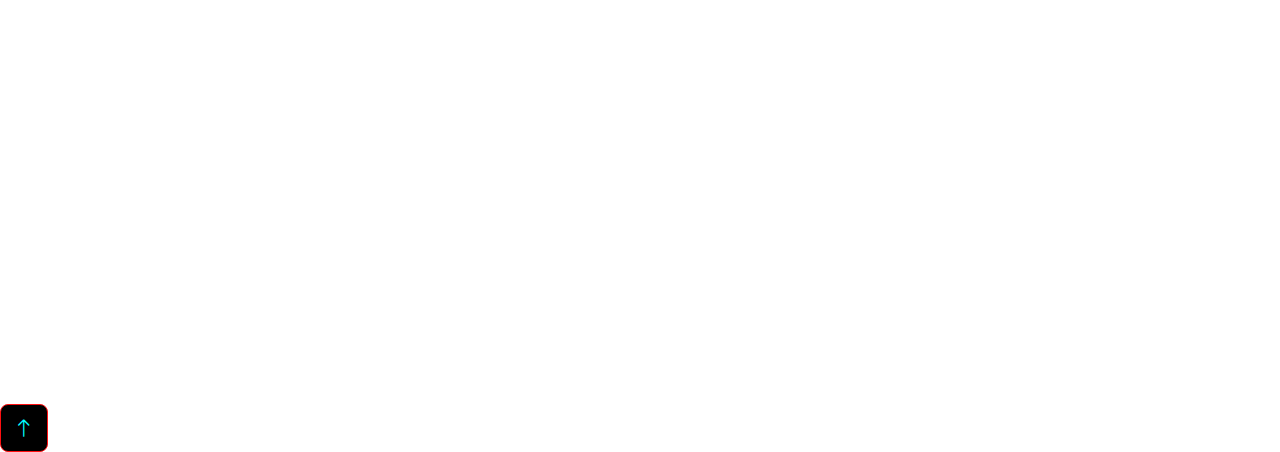
<file: Demo5/index.html>
<!DOCTYPE html>
<html lang="en">

<head>
    <meta charset="utf-8">
    <title>GreenHost - Web Hosting HTML Template</title>
    <meta content="width=device-width, initial-scale=1.0" name="viewport">
    <meta content="" name="keywords">
    <meta content="" name="description">

    <!-- Favicon -->
    <link href="img/favicon.ico" rel="icon">

    <!-- Google Web Fonts -->
    <link rel="preconnect" href="https://fonts.googleapis.com">
    <link rel="preconnect" href="https://fonts.gstatic.com" crossorigin>
    <link href="https://fonts.googleapis.com/css2?family=Montserrat:wght@400;500;600;700&family=Open+Sans:wght@400;500;600;700&display=swap" rel="stylesheet">  

    <!-- Icon Font Stylesheet -->
    <link href="https://cdnjs.cloudflare.com/ajax/libs/font-awesome/5.10.0/css/all.min.css" rel="stylesheet">
    <link href="https://cdn.jsdelivr.net/npm/bootstrap-icons@1.4.1/font/bootstrap-icons.css" rel="stylesheet">

    <!-- Libraries Stylesheet -->
    <link href="lib/animate/animate.min.css" rel="stylesheet">
    <link href="lib/owlcarousel/assets/owl.carousel.min.css" rel="stylesheet">

    <!-- Customized Bootstrap Stylesheet -->
    <link href="css/bootstrap.min.css" rel="stylesheet">

    <!-- Template Stylesheet -->
    <link href="css/style.css" rel="stylesheet">
</head>

<body>
    <div class="container-xxl bg-white p-0">
        <!-- Spinner Start -->
        <div id="spinner" class="show bg-white position-fixed translate-middle w-100 vh-100 top-50 start-50 d-flex align-items-center justify-content-center">
            <div class="spinner-border text-primary" style="width: 3rem; height: 3rem;" role="status">
                <span class="sr-only">Loading...</span>
            </div>
        </div>
        <!-- Spinner End -->


        <!-- Navbar & Hero Start -->
        <div class="container-xxl position-relative p-0">
            <nav class="navbar navbar-expand-lg navbar-light px-4 px-lg-5 py-3 py-lg-0">
                <a href="" class="navbar-brand p-0">
                    <h1 class="m-0"><i class="fa fa-server me-3"></i>GreenHost</h1>
                    <!-- <img src="img/logo.png" alt="Logo"> -->
                </a>
                <button class="navbar-toggler" type="button" data-bs-toggle="collapse" data-bs-target="#navbarCollapse">
                    <span class="fa fa-bars"></span>
                </button>
                <div class="collapse navbar-collapse" id="navbarCollapse">
                    <div class="navbar-nav ms-auto py-0">
                        <a href="index.html" class="nav-item nav-link active">Home</a>
                        <a href="about.html" class="nav-item nav-link">About</a>
                        <a href="domain.html" class="nav-item nav-link">Domain</a>
                        <a href="hosting.html" class="nav-item nav-link">Hosting</a>
                        <div class="nav-item dropdown">
                            <a href="#" class="nav-link dropdown-toggle" data-bs-toggle="dropdown">Pages</a>
                            <div class="dropdown-menu m-0">
                                <a href="team.html" class="dropdown-item">Our Team</a>
                                <a href="testimonial.html" class="dropdown-item">Testimonial</a>
                                <a href="comparison.html" class="dropdown-item">Comparison</a>
                            </div>
                        </div>
                        <a href="contact.html" class="nav-item nav-link">Contact</a>
                    </div>
                    <butaton type="button" class="btn text-secondary ms-3" data-bs-toggle="modal" data-bs-target="#searchModal"><i class="fa fa-search"></i></butaton>
                    <a href="" class="btn btn-secondary py-2 px-4 ms-3">Register</a>
                </div>
            </nav>

            <div class="container-xxl py-5 bg-primary hero-header mb-5">
                <div class="container my-5 py-5 px-lg-5">
                    <div class="row g-5">
                        <div class="col-lg-6 pt-5 text-center text-lg-start">
                            <h1 class="display-4 text-white mb-4 animated slideInLeft">Shared Hosting</h1>
                            <p class="text-white animated slideInLeft">Tempor rebum no at dolore lorem clita rebum rebum ipsum rebum stet dolor sed justo kasd.</p>
                            <h1 class="text-white mb-4 animated slideInLeft">
                                <small class="align-top fw-normal" style="font-size: 15px; line-height: 25px;">Starting:</small>
                                <span>$2.49</span>
                                <small class="align-bottom fw-normal" style="font-size: 15px; line-height: 33px;">/ Mo</small>
                            </h1>
                            <a href="" class="btn btn-secondary py-sm-3 px-sm-5 me-3 animated slideInLeft">Get Started Now</a>
                        </div>
                        <div class="col-lg-6 text-center text-lg-start">
                            <img class="img-fluid animated zoomIn" src="img/hero.png" alt="">
                        </div>
                    </div>
                </div>
            </div>
        </div>
        <!-- Navbar & Hero End -->


        <!-- Full Screen Search Start -->
        <div class="modal fade" id="searchModal" tabindex="-1">
            <div class="modal-dialog modal-fullscreen">
                <div class="modal-content" style="background: rgba(29, 40, 51, 0.8);">
                    <div class="modal-header border-0">
                        <button type="button" class="btn bg-white btn-close" data-bs-dismiss="modal" aria-label="Close"></button>
                    </div>
                    <div class="modal-body d-flex align-items-center justify-content-center">
                        <div class="input-group" style="max-width: 600px;">
                            <input type="text" class="form-control bg-transparent border-light p-3" placeholder="Type search keyword">
                            <button class="btn btn-light px-4"><i class="bi bi-search"></i></button>
                        </div>
                    </div>
                </div>
            </div>
        </div>
        <!-- Full Screen Search End -->


        <!-- Domain Search Start -->
        <div class="container-xxl domain mb-5" style="margin-top: 90px;">
            <div class="container px-lg-5">
                <div class="row justify-content-center">
                    <div class="col-lg-10">
                        <div class="section-title position-relative text-center mx-auto mb-4 pb-4 wow fadeInUp" data-wow-delay="0.1s" style="max-width: 600px;">
                            <h1 class="mb-3">Search Your Domain</h1>
                            <p class="mb-1">Vero justo sed sed vero clita amet. Et justo vero sea diam elitr amet ipsum eos ipsum clita duo sed. Sed vero sea diam erat vero elitr sit clita.</p>
                        </div>
                        <div class="position-relative w-100 my-3 wow fadeInUp" data-wow-delay="0.3s">
                            <input class="form-control bg-transparent w-100 py-3 ps-4 pe-5" type="text" placeholder="Enter your domain name">
                            <button type="button" class="btn btn-primary py-2 px-3 position-absolute top-0 end-0 mt-2 me-2">Search</button>
                        </div>
                        <div class="row g-3 wow fadeInUp" data-wow-delay="0.5s">
                            <div class="col-lg-2 col-md-3 col-sm-4 col-6 text-center">
                                <h5 class="fw-bold text-primary mb-1">.com</h5>
                                <p class="mb-0">€9.99/year</p>
                            </div>
                            <div class="col-lg-2 col-md-3 col-sm-4 col-6 text-center">
                                <h5 class="fw-bold text-primary mb-1">.net</h5>
                                <p class="mb-0">€9.99/year</p>
                            </div>
                            <div class="col-lg-2 col-md-3 col-sm-4 col-6 text-center">
                                <h5 class="fw-bold text-primary mb-1">.org</h5>
                                <p class="mb-0">€9.99/year</p>
                            </div>
                            <div class="col-lg-2 col-md-3 col-sm-4 col-6 text-center">
                                <h5 class="fw-bold text-primary mb-1">.us</h5>
                                <p class="mb-0">€9.99/year</p>
                            </div>
                            <div class="col-lg-2 col-md-3 col-sm-4 col-6 text-center">
                                <h5 class="fw-bold text-primary mb-1">.eu</h5>
                                <p class="mb-0">€9.99/year</p>
                            </div>
                            <div class="col-lg-2 col-md-3 col-sm-4 col-6 text-center">
                                <h5 class="fw-bold text-primary mb-1">.co.uk</h5>
                                <p class="mb-0">€9.99/year</p>
                            </div>
                        </div>
                    </div>
                </div>
            </div>
        </div>
        <!-- Domain Search End -->


        <!-- About Start -->
        <div class="container-xxl py-5">
            <div class="container px-lg-5">
                <div class="row g-5 align-items-center">
                    <div class="col-lg-7 wow fadeInUp" data-wow-delay="0.1s">
                        <div class="section-title position-relative mb-4 pb-4">
                            <h1 class="mb-2">Welcome to GreenHost</h1>
                        </div>
                        <p class="mb-4">Tempor erat elitr rebum at clita. Diam dolor diam ipsum et tempor sit. Aliqu diam amet diam et eos labore. Clita erat ipsum et lorem et sit, sed stet no labore lorem sit clita duo justo magna dolore erat amet</p>
                        <div class="row g-3">
                            <div class="col-sm-4 wow fadeIn" data-wow-delay="0.1s">
                                <div class="bg-light rounded text-center p-4">
                                    <i class="fa fa-users-cog fa-2x text-primary mb-2"></i>
                                    <h2 class="mb-1" data-toggle="counter-up">1234</h2>
                                    <p class="mb-0">Experts</p>
                                </div>
                            </div>
                            <div class="col-sm-4 wow fadeIn" data-wow-delay="0.3s">
                                <div class="bg-light rounded text-center p-4">
                                    <i class="fa fa-users fa-2x text-primary mb-2"></i>
                                    <h2 class="mb-1" data-toggle="counter-up">1234</h2>
                                    <p class="mb-0">Clients</p>
                                </div>
                            </div>
                            <div class="col-sm-4 wow fadeIn" data-wow-delay="0.5s">
                                <div class="bg-light rounded text-center p-4">
                                    <i class="fa fa-check fa-2x text-primary mb-2"></i>
                                    <h2 class="mb-1" data-toggle="counter-up">1234</h2>
                                    <p class="mb-0">Projects</p>
                                </div>
                            </div>
                        </div>
                    </div>
                    <div class="col-lg-5">
                        <img class="img-fluid wow zoomIn" data-wow-delay="0.5s" src="img/about.png">
                    </div>
                </div>
            </div>
        </div>
        <!-- About End -->


        <!-- Pricing Start -->
        <div class="container-xxl py-5">
            <div class="container px-lg-5">
                <div class="section-title position-relative text-center mx-auto mb-5 pb-4 wow fadeInUp" data-wow-delay="0.1s" style="max-width: 600px;">
                    <h1 class="mb-3">Our Hosting Plans</h1>
                    <p class="mb-1">Vero justo sed sed vero clita amet. Et justo vero sea diam elitr amet ipsum eos ipsum clita duo sed. Sed vero sea diam erat vero elitr sit clita.</p>
                </div>
                <div class="row gy-5 gx-4">
                    <div class="col-lg-4 col-md-6 wow fadeInUp" data-wow-delay="0.2s">
                        <div class="position-relative shadow rounded border-top border-5 border-primary">
                            <div class="d-flex align-items-center justify-content-center position-absolute top-0 start-50 translate-middle bg-primary rounded-circle" style="width: 45px; height: 45px; margin-top: -3px;">
                                <i class="fa fa-share-alt text-white"></i>
                            </div>
                            <div class="text-center border-bottom p-4 pt-5">
                                <h4 class="fw-bold">Share Hosting</h4>
                                <p class="mb-0">Eirmod erat dolor amet est clita lorem erat justo rebum elitr eos</p>
                            </div>
                            <div class="text-center border-bottom p-4">
                                <p class="text-primary mb-1">Latest Offer - <strong>Save 30%</strong></p>
                                <h1 class="mb-3">
                                    <small class="align-top" style="font-size: 22px; line-height: 45px;">$</small>2.49<small
                                        class="align-bottom" style="font-size: 16px; line-height: 40px;">/ Month</small>
                                </h1>
                                <a class="btn btn-primary px-4 py-2" href="">Buy Now</a>
                            </div>
                            <div class="p-4">
                                <p class="border-bottom pb-3"><i class="fa fa-check text-primary me-3"></i>100 GB Disk Space</p>
                                <p class="border-bottom pb-3"><i class="fa fa-check text-primary me-3"></i>Unlimited Bandwith</p>
                                <p class="border-bottom pb-3"><i class="fa fa-check text-primary me-3"></i>Upgrade to Positive SSL</p>
                                <p class="border-bottom pb-3"><i class="fa fa-check text-primary me-3"></i>Automatic Malware Removal</p>
                                <p class="mb-0"><i class="fa fa-check text-primary me-3"></i>30 Days Money Back Guarantee</p>
                            </div>
                        </div>
                    </div>
                    <div class="col-lg-4 col-md-6 wow fadeInUp" data-wow-delay="0.4s">
                        <div class="position-relative shadow rounded border-top border-5 border-secondary">
                            <div class="d-flex align-items-center justify-content-center position-absolute top-0 start-50 translate-middle bg-secondary rounded-circle" style="width: 45px; height: 45px; margin-top: -3px;">
                                <i class="fa fa-server text-white"></i>
                            </div>
                            <div class="text-center border-bottom p-4 pt-5">
                                <h4 class="fw-bold">VPS Hosting</h4>
                                <p class="mb-0">Eirmod erat dolor amet est clita lorem erat justo rebum elitr eos</p>
                            </div>
                            <div class="text-center border-bottom p-4">
                                <p class="text-primary mb-1">Latest Offer - <strong>Save 30%</strong></p>
                                <h1 class="mb-3">
                                    <small class="align-top" style="font-size: 22px; line-height: 45px;">$</small>5.49<small
                                        class="align-bottom" style="font-size: 16px; line-height: 40px;">/ Month</small>
                                </h1>
                                <a class="btn btn-secondary px-4 py-2" href="">Buy Now</a>
                            </div>
                            <div class="p-4">
                                <p class="border-bottom pb-3"><i class="fa fa-check text-primary me-3"></i>100 GB Disk Space</p>
                                <p class="border-bottom pb-3"><i class="fa fa-check text-primary me-3"></i>Unlimited Bandwith</p>
                                <p class="border-bottom pb-3"><i class="fa fa-check text-primary me-3"></i>Upgrade to Positive SSL</p>
                                <p class="border-bottom pb-3"><i class="fa fa-check text-primary me-3"></i>Automatic Malware Removal</p>
                                <p class="mb-0"><i class="fa fa-check text-primary me-3"></i>30 Days Money Back Guarantee</p>
                            </div>
                        </div>
                    </div>
                    <div class="col-lg-4 col-md-6 wow fadeInUp" data-wow-delay="0.6s">
                        <div class="position-relative shadow rounded border-top border-5 border-primary">
                            <div class="d-flex align-items-center justify-content-center position-absolute top-0 start-50 translate-middle bg-primary rounded-circle" style="width: 45px; height: 45px; margin-top: -3px;">
                                <i class="fa fa-cog text-white"></i>
                            </div>
                            <div class="text-center border-bottom p-4 pt-5">
                                <h4 class="fw-bold">Dedi Hosting</h4>
                                <p class="mb-0">Eirmod erat dolor amet est clita lorem erat justo rebum elitr eos</p>
                            </div>
                            <div class="text-center border-bottom p-4">
                                <p class="text-primary mb-1">Latest Offer - <strong>Save 30%</strong></p>
                                <h1 class="mb-3">
                                    <small class="align-top" style="font-size: 22px; line-height: 45px;">$</small>11.49<small
                                        class="align-bottom" style="font-size: 16px; line-height: 40px;">/ Month</small>
                                </h1>
                                <a class="btn btn-primary px-4 py-2" href="">Buy Now</a>
                            </div>
                            <div class="p-4">
                                <p class="border-bottom pb-3"><i class="fa fa-check text-primary me-3"></i>100 GB Disk Space</p>
                                <p class="border-bottom pb-3"><i class="fa fa-check text-primary me-3"></i>Unlimited Bandwith</p>
                                <p class="border-bottom pb-3"><i class="fa fa-check text-primary me-3"></i>Upgrade to Positive SSL</p>
                                <p class="border-bottom pb-3"><i class="fa fa-check text-primary me-3"></i>Automatic Malware Removal</p>
                                <p class="mb-0"><i class="fa fa-check text-primary me-3"></i>30 Days Money Back Guarantee</p>
                            </div>
                        </div>
                    </div>
                </div>
            </div>
        </div>
        <!-- Pricing End -->


        <!-- Comparison Start -->
        <div class="container-xxl py-5">
            <div class="container px-lg-5">
                <div class="section-title position-relative text-center mx-auto mb-5 pb-4 wow fadeInUp" data-wow-delay="0.1s" style="max-width: 600px;">
                    <h1 class="mb-3">Shared VS Dedicated Server</h1>
                    <p class="mb-1">Vero justo sed sed vero clita amet. Et justo vero sea diam elitr amet ipsum eos
                        ipsum clita duo sed. Sed vero sea diam erat vero elitr sit clita.</p>
                </div>
                <div class="row g-5 comparison position-relative">
                    <div class="col-lg-6 pe-lg-5">
                        <div class="section-title position-relative mx-auto mb-4 pb-4">
                            <h3 class="fw-bold mb-0">Shared Server</h3>
                        </div>
                        <div class="row gy-3 gx-5">
                            <div class="col-sm-6 wow fadeIn" data-wow-delay="0.1s">
                                <i class="fa fa-server fa-3x text-primary mb-3"></i>
                                <h5 class="fw-bold">99.99% Uptime</h5>
                                <p>Ipsum dolor diam stet stet kasd diam sea stet sed rebum dolor ipsum</p>
                            </div>
                            <div class="col-sm-6 wow fadeIn" data-wow-delay="0.3s">
                                <i class="fa fa-shield-alt fa-3x text-primary mb-3"></i>
                                <h5 class="fw-bold">100% Secured</h5>
                                <p>Ipsum dolor diam stet stet kasd diam sea stet sed rebum dolor ipsum</p>
                            </div>
                            <div class="col-sm-6 wow fadeIn" data-wow-delay="0.5s">
                                <i class="fa fa-cog fa-3x text-primary mb-3"></i>
                                <h5 class="fw-bold">Control Panel</h5>
                                <p>Ipsum dolor diam stet stet kasd diam sea stet sed rebum dolor ipsum</p>
                            </div>
                            <div class="col-sm-6 wow fadeIn" data-wow-delay="0.7s">
                                <i class="fa fa-headset fa-3x text-primary mb-3"></i>
                                <h5 class="fw-bold">24/7 Support</h5>
                                <p>Ipsum dolor diam stet stet kasd diam sea stet sed rebum dolor ipsum</p>
                            </div>
                        </div>
                    </div>
                    <div class="col-lg-6 ps-lg-5">
                        <div class="section-title position-relative mx-auto mb-4 pb-4">
                            <h3 class="fw-bold mb-0">Dedicated Server</h3>
                        </div>
                        <div class="row gy-3 gx-5">
                            <div class="col-sm-6 wow fadeIn" data-wow-delay="0.1s">
                                <i class="fa fa-server fa-3x text-secondary mb-3"></i>
                                <h5 class="fw-bold">99.99% Uptime</h5>
                                <p>Ipsum dolor diam stet stet kasd diam sea stet sed rebum dolor ipsum</p>
                            </div>
                            <div class="col-sm-6 wow fadeIn" data-wow-delay="0.3s">
                                <i class="fa fa-shield-alt fa-3x text-secondary mb-3"></i>
                                <h5 class="fw-bold">100% Secured</h5>
                                <p>Ipsum dolor diam stet stet kasd diam sea stet sed rebum dolor ipsum</p>
                            </div>
                            <div class="col-sm-6 wow fadeIn" data-wow-delay="0.5s">
                                <i class="fa fa-cog fa-3x text-secondary mb-3"></i>
                                <h5 class="fw-bold">Control Panel</h5>
                                <p>Ipsum dolor diam stet stet kasd diam sea stet sed rebum dolor ipsum</p>
                            </div>
                            <div class="col-sm-6 wow fadeIn" data-wow-delay="0.7s">
                                <i class="fa fa-headset fa-3x text-secondary mb-3"></i>
                                <h5 class="fw-bold">24/7 Support</h5>
                                <p>Ipsum dolor diam stet stet kasd diam sea stet sed rebum dolor ipsum</p>
                            </div>
                        </div>
                    </div>
                </div>
            </div>
        </div>
        <!-- Comparison Start -->


        <!-- Testimonial Start -->
        <div class="container-xxl py-5 wow fadeInUp" data-wow-delay="0.1s">
            <div class="container px-lg-5">
                <div class="owl-carousel testimonial-carousel">
                    <div class="testimonial-item position-relative bg-light border-top border-5 border-primary rounded p-4 my-4">
                        <div class="d-flex align-items-center justify-content-center position-absolute top-0 start-0 ms-5 translate-middle bg-primary rounded-circle" style="width: 45px; height: 45px; margin-top: -3px;">
                            <i class="fa fa-quote-left text-white"></i>
                        </div>
                        <p class="mt-3">Dolor et eos labore, stet justo sed est sed. Diam sed sed dolor stet amet eirmod eos labore diam</p>
                        <div class="d-flex align-items-center">
                            <img class="img-fluid flex-shrink-0 rounded-circle" src="img/testimonial-1.jpg" style="width: 50px; height: 50px;">
                            <div class="ps-3">
                                <h6 class="fw-bold mb-1">Client Name</h6>
                                <small>Profession</small>
                            </div>
                        </div>
                    </div>
                    <div class="testimonial-item position-relative bg-light border-top border-5 border-primary rounded p-4 my-4">
                        <div class="d-flex align-items-center justify-content-center position-absolute top-0 start-0 ms-5 translate-middle bg-primary rounded-circle" style="width: 45px; height: 45px; margin-top: -3px;">
                            <i class="fa fa-quote-left text-white"></i>
                        </div>
                        <p class="mt-3">Dolor et eos labore, stet justo sed est sed. Diam sed sed dolor stet amet eirmod eos labore diam</p>
                        <div class="d-flex align-items-center">
                            <img class="img-fluid flex-shrink-0 rounded-circle" src="img/testimonial-2.jpg" style="width: 50px; height: 50px;">
                            <div class="ps-3">
                                <h6 class="fw-bold mb-1">Client Name</h6>
                                <small>Profession</small>
                            </div>
                        </div>
                    </div>
                    <div class="testimonial-item position-relative bg-light border-top border-5 border-primary rounded p-4 my-4">
                        <div class="d-flex align-items-center justify-content-center position-absolute top-0 start-0 ms-5 translate-middle bg-primary rounded-circle" style="width: 45px; height: 45px; margin-top: -3px;">
                            <i class="fa fa-quote-left text-white"></i>
                        </div>
                        <p class="mt-3">Dolor et eos labore, stet justo sed est sed. Diam sed sed dolor stet amet eirmod eos labore diam</p>
                        <div class="d-flex align-items-center">
                            <img class="img-fluid flex-shrink-0 rounded-circle" src="img/testimonial-3.jpg" style="width: 50px; height: 50px;">
                            <div class="ps-3">
                                <h6 class="fw-bold mb-1">Client Name</h6>
                                <small>Profession</small>
                            </div>
                        </div>
                    </div>
                    <div class="testimonial-item position-relative bg-light border-top border-5 border-primary rounded p-4 mt-4">
                        <div class="d-flex align-items-center justify-content-center position-absolute top-0 start-0 ms-5 translate-middle bg-primary rounded-circle" style="width: 45px; height: 45px; margin-top: -3px;">
                            <i class="fa fa-quote-left text-white"></i>
                        </div>
                        <p class="mt-3">Dolor et eos labore, stet justo sed est sed. Diam sed sed dolor stet amet eirmod eos labore diam</p>
                        <div class="d-flex align-items-center">
                            <img class="img-fluid flex-shrink-0 rounded-circle" src="img/testimonial-4.jpg" style="width: 50px; height: 50px;">
                            <div class="ps-3">
                                <h6 class="fw-bold mb-1">Client Name</h6>
                                <small>Profession</small>
                            </div>
                        </div>
                    </div>
                </div>
            </div>
        </div>
        <!-- Testimonial End -->


        <!-- Team Start -->
        <div class="container-xxl py-5">
            <div class="container px-lg-5">
                <div class="section-title position-relative text-center mx-auto mb-5 pb-4 wow fadeInUp" data-wow-delay="0.1s" style="max-width: 600px;">
                    <h1 class="mb-3">Our Team Members</h1>
                    <p class="mb-1">Vero justo sed sed vero clita amet. Et justo vero sea diam elitr amet ipsum eos
                        ipsum clita duo sed. Sed vero sea diam erat vero elitr sit clita.</p>
                </div>
                <div class="row g-4">
                    <div class="col-lg-3 col-md-6 wow fadeInUp" data-wow-delay="0.1s">
                        <div class="team-item border-top border-5 border-primary rounded shadow overflow-hidden">
                            <div class="text-center p-4">
                                <img class="img-fluid rounded-circle mb-4" src="img/team-1.jpg" alt="">
                                <h5 class="fw-bold mb-1">Full Name</h5>
                                <small>Designation</small>
                            </div>
                            <div class="d-flex justify-content-center bg-primary p-3">
                                <a class="btn btn-square text-primary bg-white m-1" href=""><i class="fab fa-facebook-f"></i></a>
                                <a class="btn btn-square text-primary bg-white m-1" href=""><i class="fab fa-twitter"></i></a>
                                <a class="btn btn-square text-primary bg-white m-1" href=""><i class="fab fa-instagram"></i></a>
                            </div>
                        </div>
                    </div>
                    <div class="col-lg-3 col-md-6 wow fadeInUp" data-wow-delay="0.3s">
                        <div class="team-item border-top border-5 border-primary rounded shadow overflow-hidden">
                            <div class="text-center p-4">
                                <img class="img-fluid rounded-circle mb-4" src="img/team-2.jpg" alt="">
                                <h5 class="fw-bold mb-1">Full Name</h5>
                                <small>Designation</small>
                            </div>
                            <div class="d-flex justify-content-center bg-primary p-3">
                                <a class="btn btn-square text-primary bg-white m-1" href=""><i class="fab fa-facebook-f"></i></a>
                                <a class="btn btn-square text-primary bg-white m-1" href=""><i class="fab fa-twitter"></i></a>
                                <a class="btn btn-square text-primary bg-white m-1" href=""><i class="fab fa-instagram"></i></a>
                            </div>
                        </div>
                    </div>
                    <div class="col-lg-3 col-md-6 wow fadeInUp" data-wow-delay="0.5s">
                        <div class="team-item border-top border-5 border-primary rounded shadow overflow-hidden">
                            <div class="text-center p-4">
                                <img class="img-fluid rounded-circle mb-4" src="img/team-3.jpg" alt="">
                                <h5 class="fw-bold mb-1">Full Name</h5>
                                <small>Designation</small>
                            </div>
                            <div class="d-flex justify-content-center bg-primary p-3">
                                <a class="btn btn-square text-primary bg-white m-1" href=""><i class="fab fa-facebook-f"></i></a>
                                <a class="btn btn-square text-primary bg-white m-1" href=""><i class="fab fa-twitter"></i></a>
                                <a class="btn btn-square text-primary bg-white m-1" href=""><i class="fab fa-instagram"></i></a>
                            </div>
                        </div>
                    </div>
                    <div class="col-lg-3 col-md-6 wow fadeInUp" data-wow-delay="0.7s">
                        <div class="team-item border-top border-5 border-primary rounded shadow overflow-hidden">
                            <div class="text-center p-4">
                                <img class="img-fluid rounded-circle mb-4" src="img/team-4.jpg" alt="">
                                <h5 class="fw-bold mb-1">Full Name</h5>
                                <small>Designation</small>
                            </div>
                            <div class="d-flex justify-content-center bg-primary p-3">
                                <a class="btn btn-square text-primary bg-white m-1" href=""><i class="fab fa-facebook-f"></i></a>
                                <a class="btn btn-square text-primary bg-white m-1" href=""><i class="fab fa-twitter"></i></a>
                                <a class="btn btn-square text-primary bg-white m-1" href=""><i class="fab fa-instagram"></i></a>
                            </div>
                        </div>
                    </div>
                </div>
            </div>
        </div>
        <!-- Team End -->
        

        <!-- Footer Start -->
        <div class="container-fluid bg-primary text-white footer mt-5 pt-5 wow fadeIn" data-wow-delay="0.1s">
            <div class="container py-5 px-lg-5">
                <div class="row gy-5 gx-4 pt-5">
                    <div class="col-12">
                        <h5 class="fw-bold text-white mb-4">Subscribe Our Newsletter</h5>
                        <div class="position-relative" style="max-width: 400px;">
                            <input class="form-control bg-white border-0 w-100 py-3 ps-4 pe-5" type="text" placeholder="Enter your email">
                            <button type="button" class="btn btn-primary py-2 px-3 position-absolute top-0 end-0 mt-2 me-2">Submit</button>
                        </div>
                    </div>
                    <div class="col-lg-5 col-md-12">
                        <div class="row gy-5 g-4">
                            <div class="col-md-6">
                                <h5 class="fw-bold text-white mb-4">About Us</h5>
                                <a class="btn btn-link" href="">About Us</a>
                                <a class="btn btn-link" href="">Contact Us</a>
                                <a class="btn btn-link" href="">Privacy Policy</a>
                                <a class="btn btn-link" href="">Terms & Condition</a>
                                <a class="btn btn-link" href="">Support</a>
                            </div>
                            <div class="col-md-6">
                                <h5 class="fw-bold text-white mb-4">Our Services</h5>
                                <a class="btn btn-link" href="">Domain Register</a>
                                <a class="btn btn-link" href="">Shared Hosting</a>
                                <a class="btn btn-link" href="">VPS Hosting</a>
                                <a class="btn btn-link" href="">Dedicated Hosting</a>
                                <a class="btn btn-link" href="">Reseller Hosting</a>
                            </div>
                        </div>
                    </div>
                    <div class="col-md-6 col-lg-3">
                        <h5 class="fw-bold text-white mb-4">Get In Touch</h5>
                        <p class="mb-2"><i class="fa fa-map-marker-alt me-3"></i>123 Street, New York, USA</p>
                        <p class="mb-2"><i class="fa fa-phone-alt me-3"></i>+012 345 67890</p>
                        <p class="mb-2"><i class="fa fa-envelope me-3"></i>info@example.com</p>
                        <div class="d-flex pt-2">
                            <a class="btn btn-outline-light btn-social" href=""><i class="fab fa-twitter"></i></a>
                            <a class="btn btn-outline-light btn-social" href=""><i class="fab fa-facebook-f"></i></a>
                            <a class="btn btn-outline-light btn-social" href=""><i class="fab fa-youtube"></i></a>
                            <a class="btn btn-outline-light btn-social" href=""><i class="fab fa-linkedin-in"></i></a>
                        </div>
                    </div>
                    <div class="col-md-6 col-lg-4 mt-lg-n5">
                        <div class="bg-light rounded" style="padding: 30px;">
                            <input type="text" class="form-control border-0 py-2 mb-2" placeholder="Name">
                            <input type="email" class="form-control border-0 py-2 mb-2" placeholder="Email">
                            <textarea class="form-control border-0 mb-2" rows="2" placeholder="Message"></textarea>
                            <button class="btn btn-primary w-100 py-2">Send Message</button>
                        </div>
                    </div>
                </div>
            </div>
            <div class="container px-lg-5">
                <div class="copyright">
                    <div class="row">
                        <div class="col-md-6 text-center text-md-start mb-3 mb-md-0">
                            &copy; <a class="border-bottom" href="#">Your Site Name</a>, All Right Reserved. 
							
							<!--/*** This template is free as long as you keep the footer author’s credit link/attribution link/backlink. If you'd like to use the template without the footer author’s credit link/attribution link/backlink, you can purchase the Credit Removal License from "https://htmlcodex.com/credit-removal". Thank you for your support. ***/-->
							Designed By <a class="border-bottom" href="https://htmlcodex.com">HTML Codex</a>
                        </div>
                        <div class="col-md-6 text-center text-md-end">
                            <div class="footer-menu">
                                <a href="">Home</a>
                                <a href="">Cookies</a>
                                <a href="">Help</a>
                                <a href="">FQAs</a>
                            </div>
                        </div>
                    </div>
                </div>
            </div>
        </div>
        <!-- Footer End -->


        <!-- Back to Top -->
        <a href="#" class="btn btn-lg btn-secondary btn-lg-square back-to-top"><i class="bi bi-arrow-up"></i></a>
    </div>

    <!-- JavaScript Libraries -->
    <script src="https://code.jquery.com/jquery-3.4.1.min.js"></script>
    <script src="https://cdn.jsdelivr.net/npm/bootstrap@5.0.0/dist/js/bootstrap.bundle.min.js"></script>
    <script src="lib/wow/wow.min.js"></script>
    <script src="lib/easing/easing.min.js"></script>
    <script src="lib/waypoints/waypoints.min.js"></script>
    <script src="lib/counterup/counterup.min.js"></script>
    <script src="lib/owlcarousel/owl.carousel.min.js"></script>

    <!-- Template Javascript -->
    <script src="js/main.js"></script>
</body>

</html>
</file>
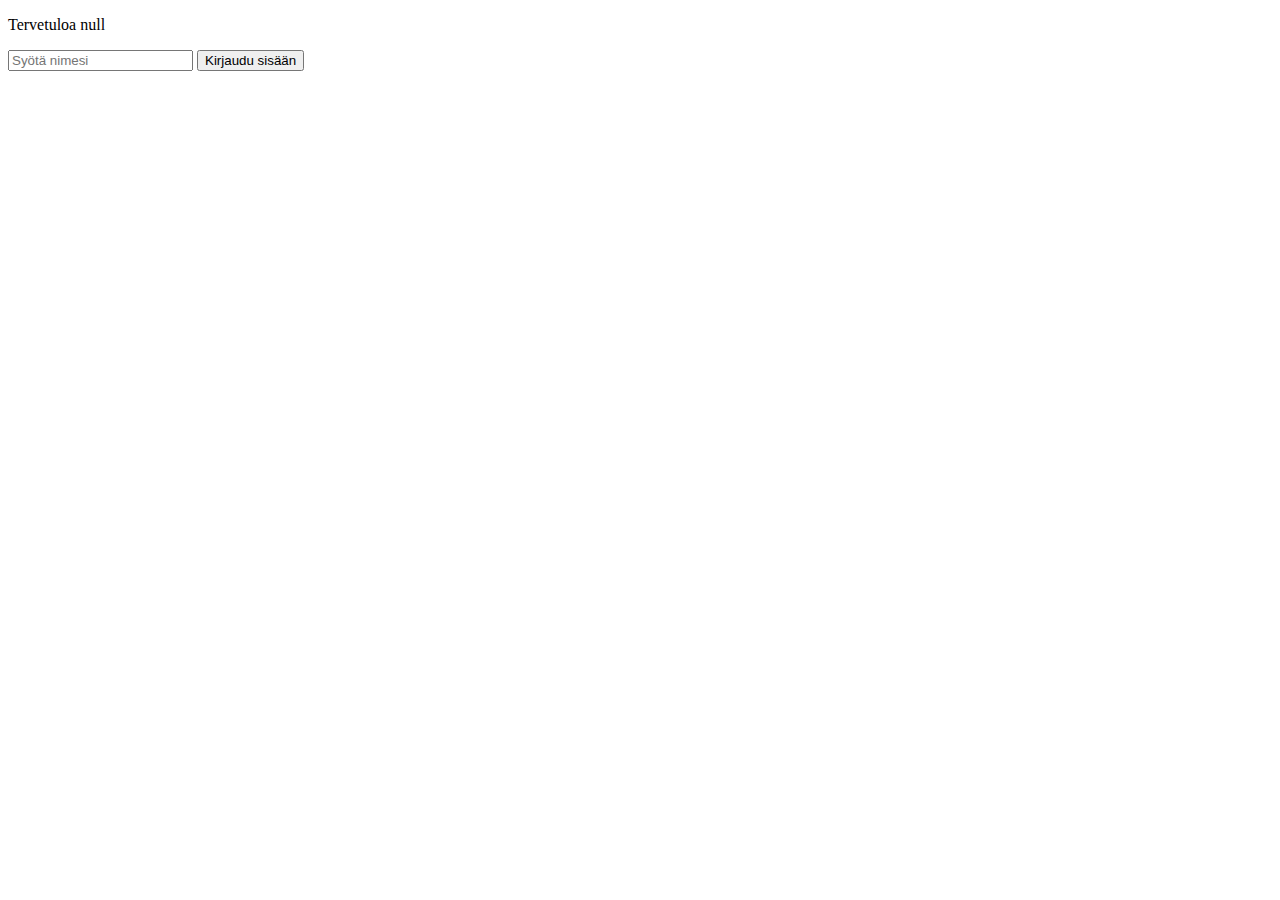
<file: demo7/index.html>
<!DOCTYPE html>
<html lang="en">
<head>
    <meta charset="UTF-8">
    <meta http-equiv="X-UA-Compatible" content="IE=edge">
    <meta name="viewport" content="width=device-width, initial-scale=1.0">
    <script type="text/javascript" language="javascript" src="kirjautuminen.js"></script>
    <title>demo7</title>
</head>
<body>
    <p id="tervetulo_teksti">Tervetuloa </p>
    <form id="kirjautumis_lomake">
        <input id="nimi" type="text" placeholder="Syötä nimesi" value=""/>
        <input id="kirjaudu_nappi" type="submit" value="Kirjaudu sisään" onclick="kirjaudu()" />

    </form>
</body>
</html>
</file>
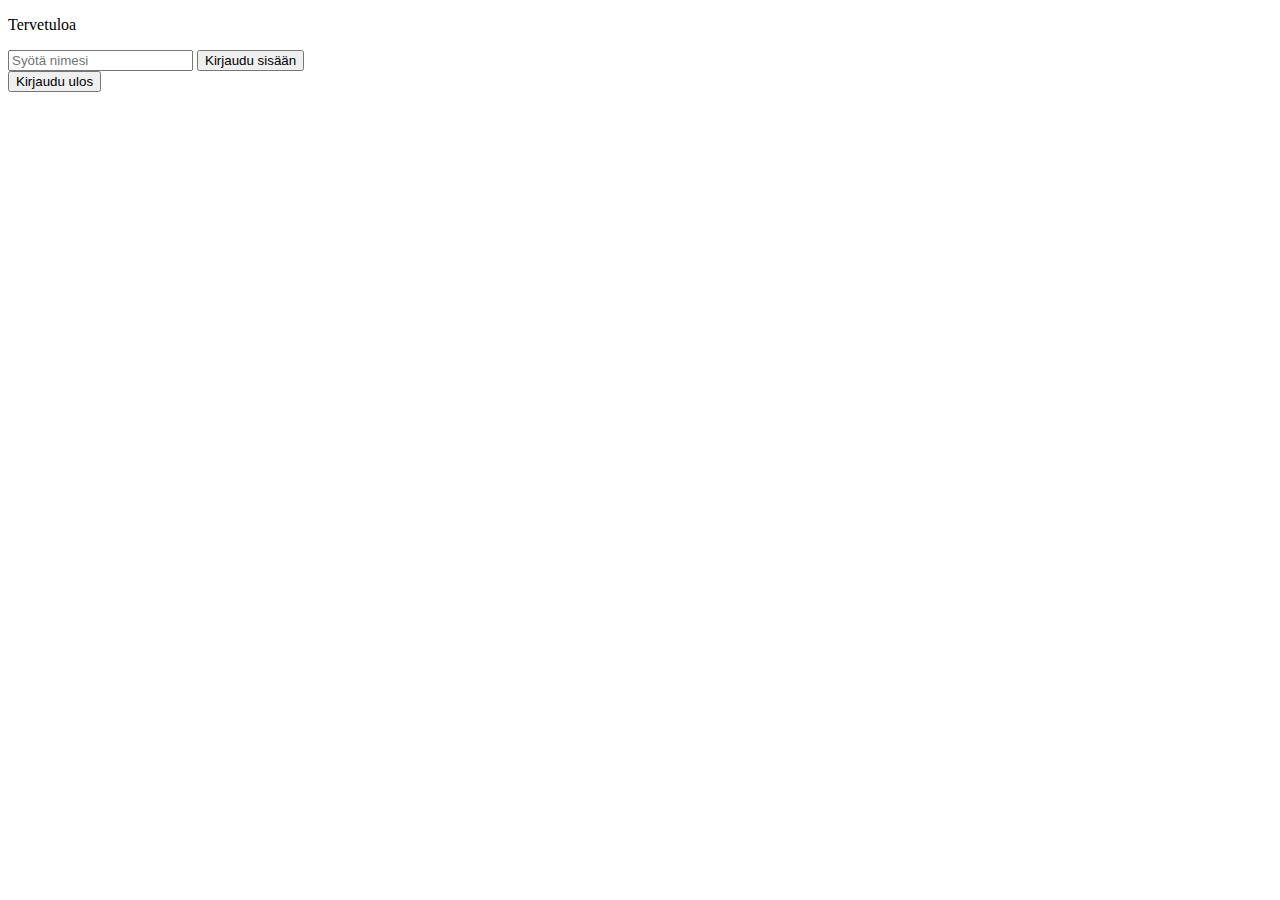
<file: demo8/index.html>
<!DOCTYPE html>
<html lang="en">
<head>
    <meta charset="UTF-8">
    <meta http-equiv="X-UA-Compatible" content="IE=edge">
    <meta name="viewport" content="width=device-width, initial-scale=1.0">
    <script type="text/javascript" language="javascript" src="kirjautuminen.js"></script>
    <title>demo8</title>
</head>
<body>
    <p id="tervetulo_teksti">Tervetuloa </p>
    <form id="kirjautumis_lomake">
        <input id="nimi" type="text" placeholder="Syötä nimesi" value=""/>
        <input id="kirjaudu_nappi" type="submit" value="Kirjaudu sisään" onclick="kirjaudu()" />
        <input id="kirjaudu_ulos" type="submit" value="Kirjaudu ulos" onclick="kirjauduUlos()" />

    </form>

    <form id="kirjaudu_ulos">
        <input id="kirjaudu_ulos" type="submit" value="Kirjaudu ulos" onclick="kirjauduUlos()" />
    </form>
</body>
</html>
</file>
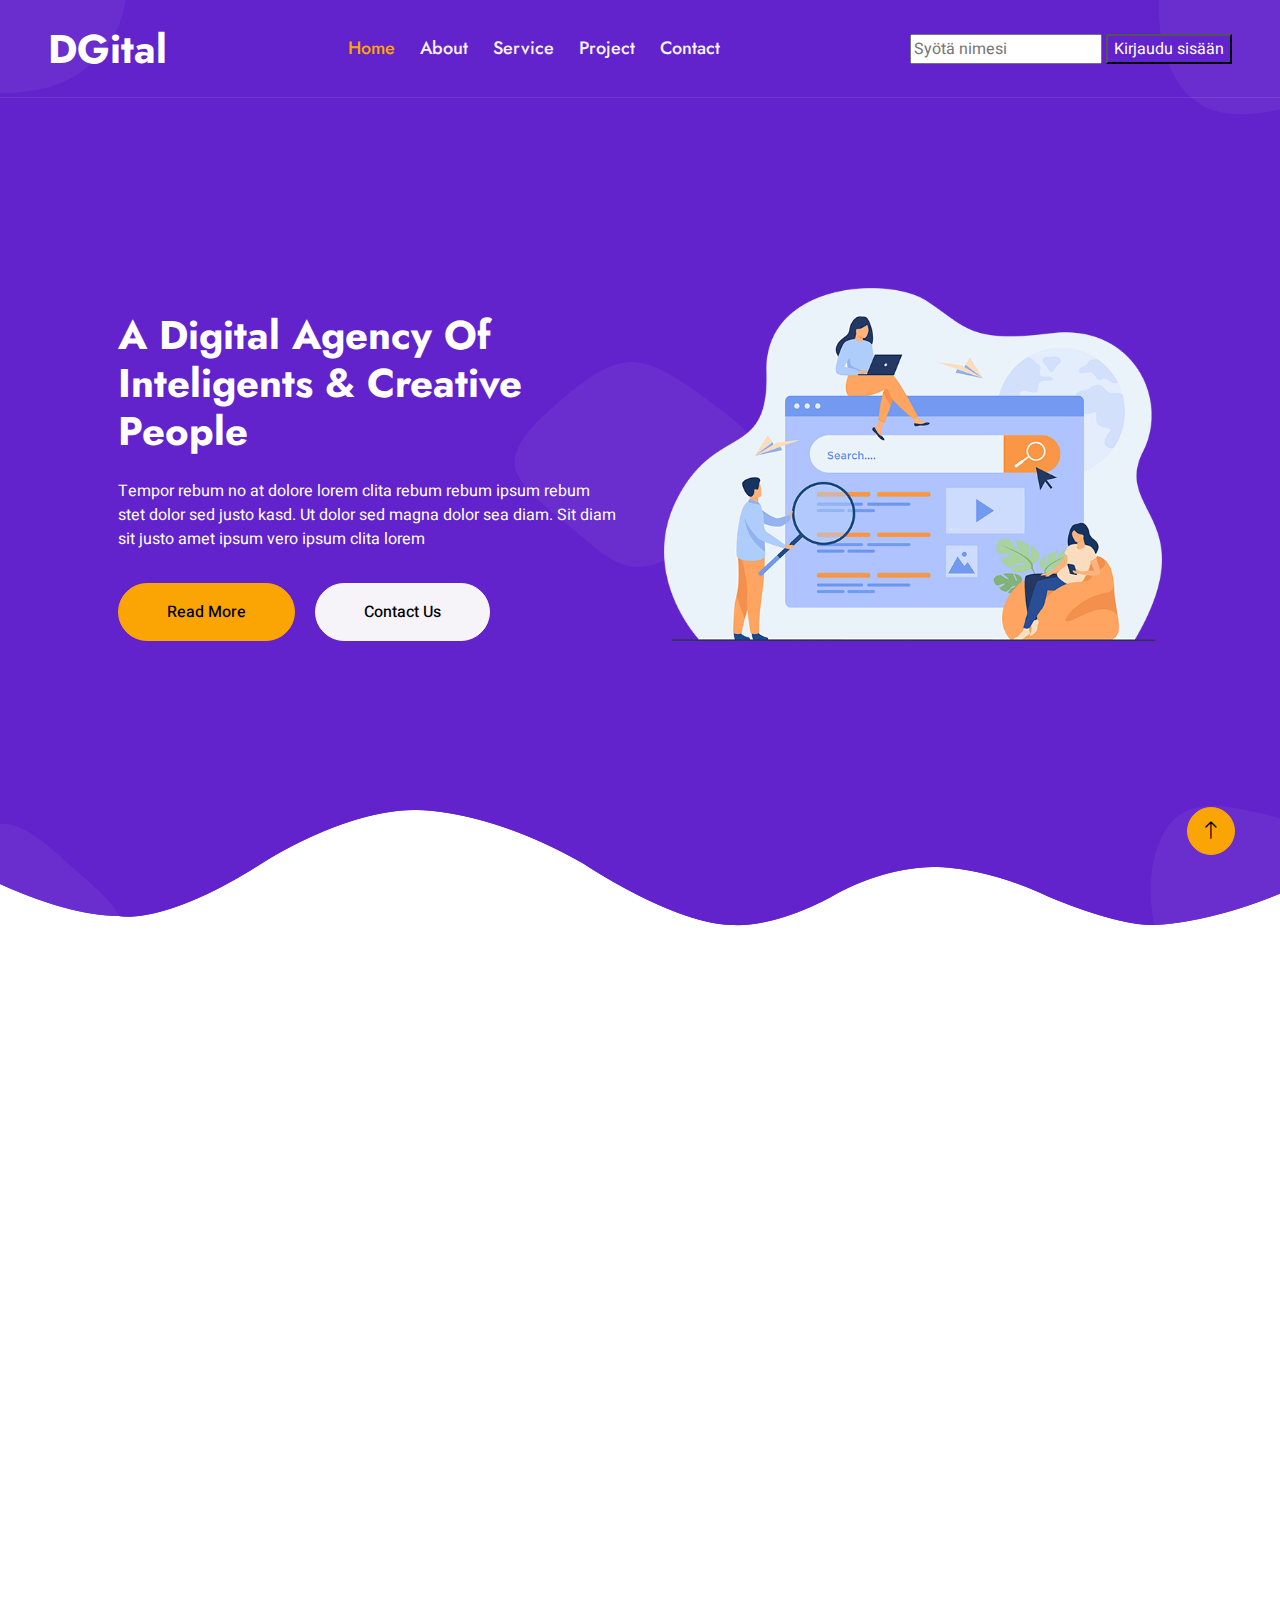
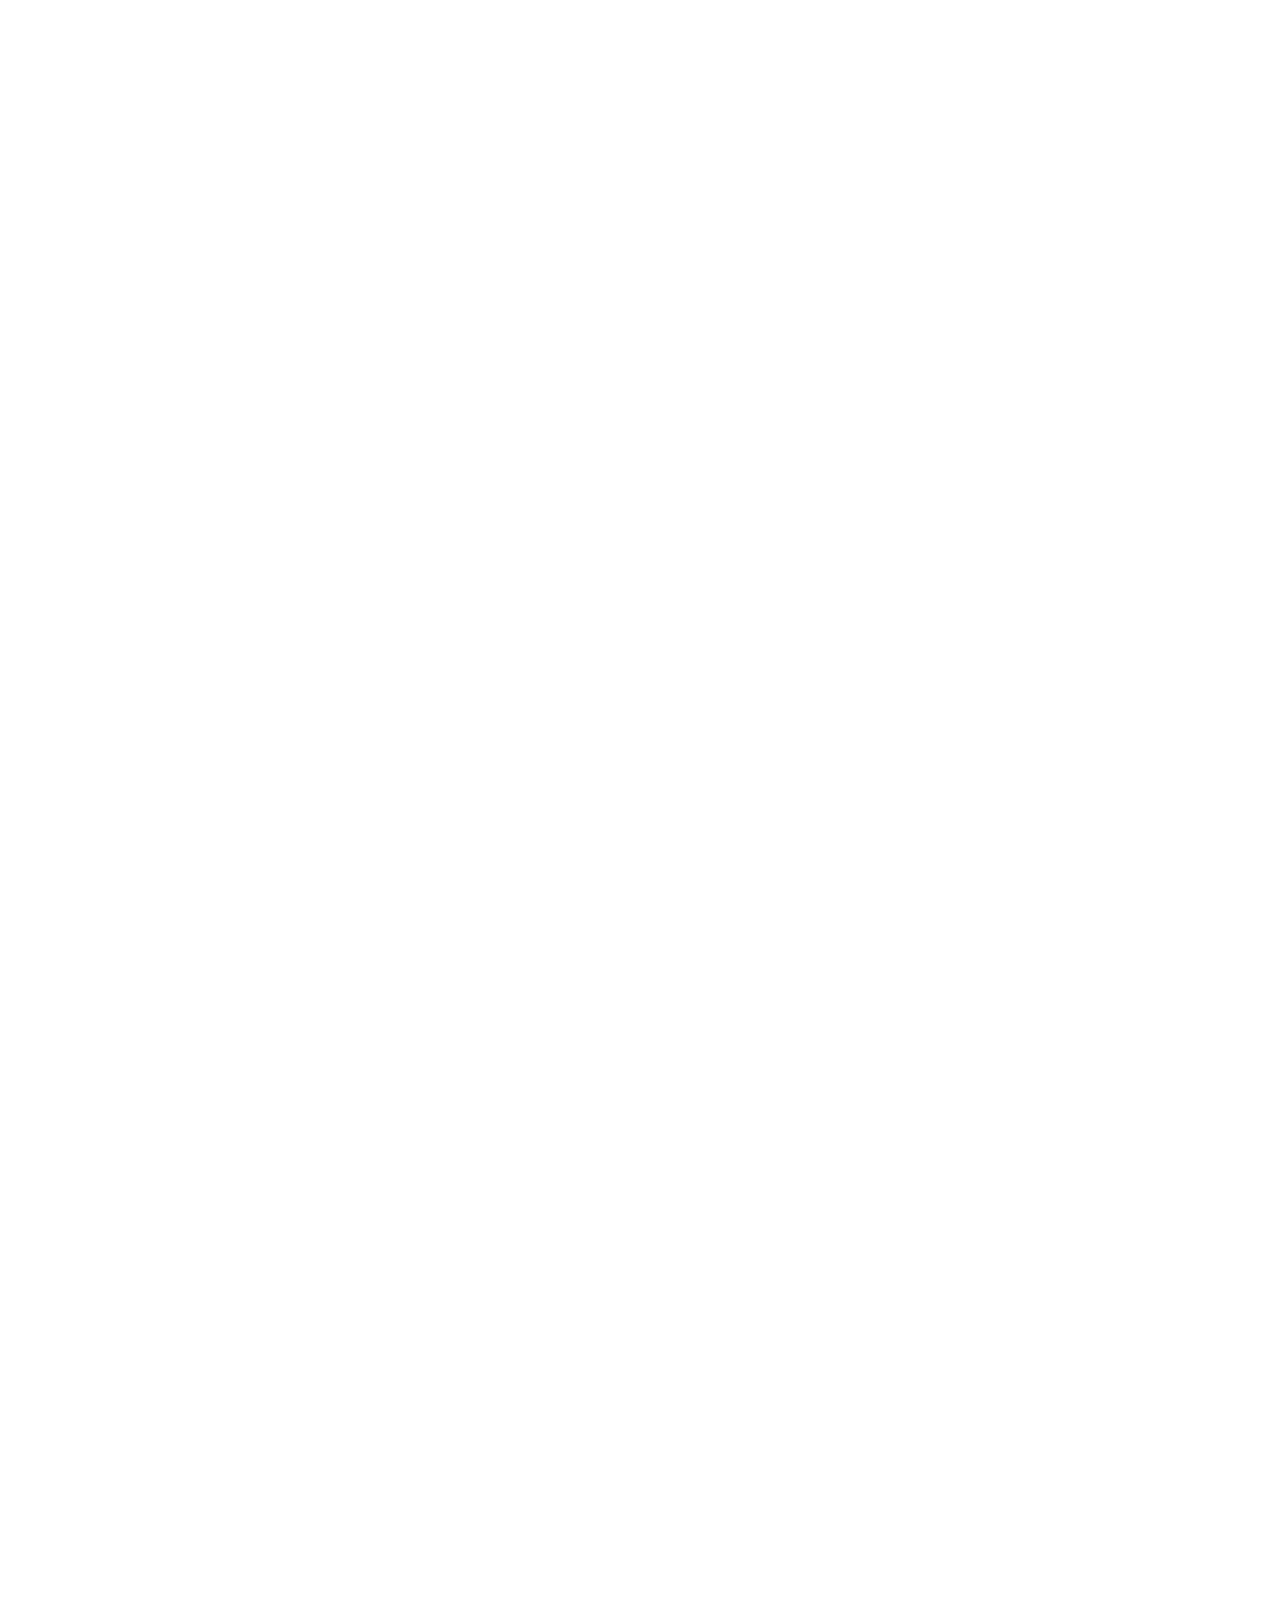
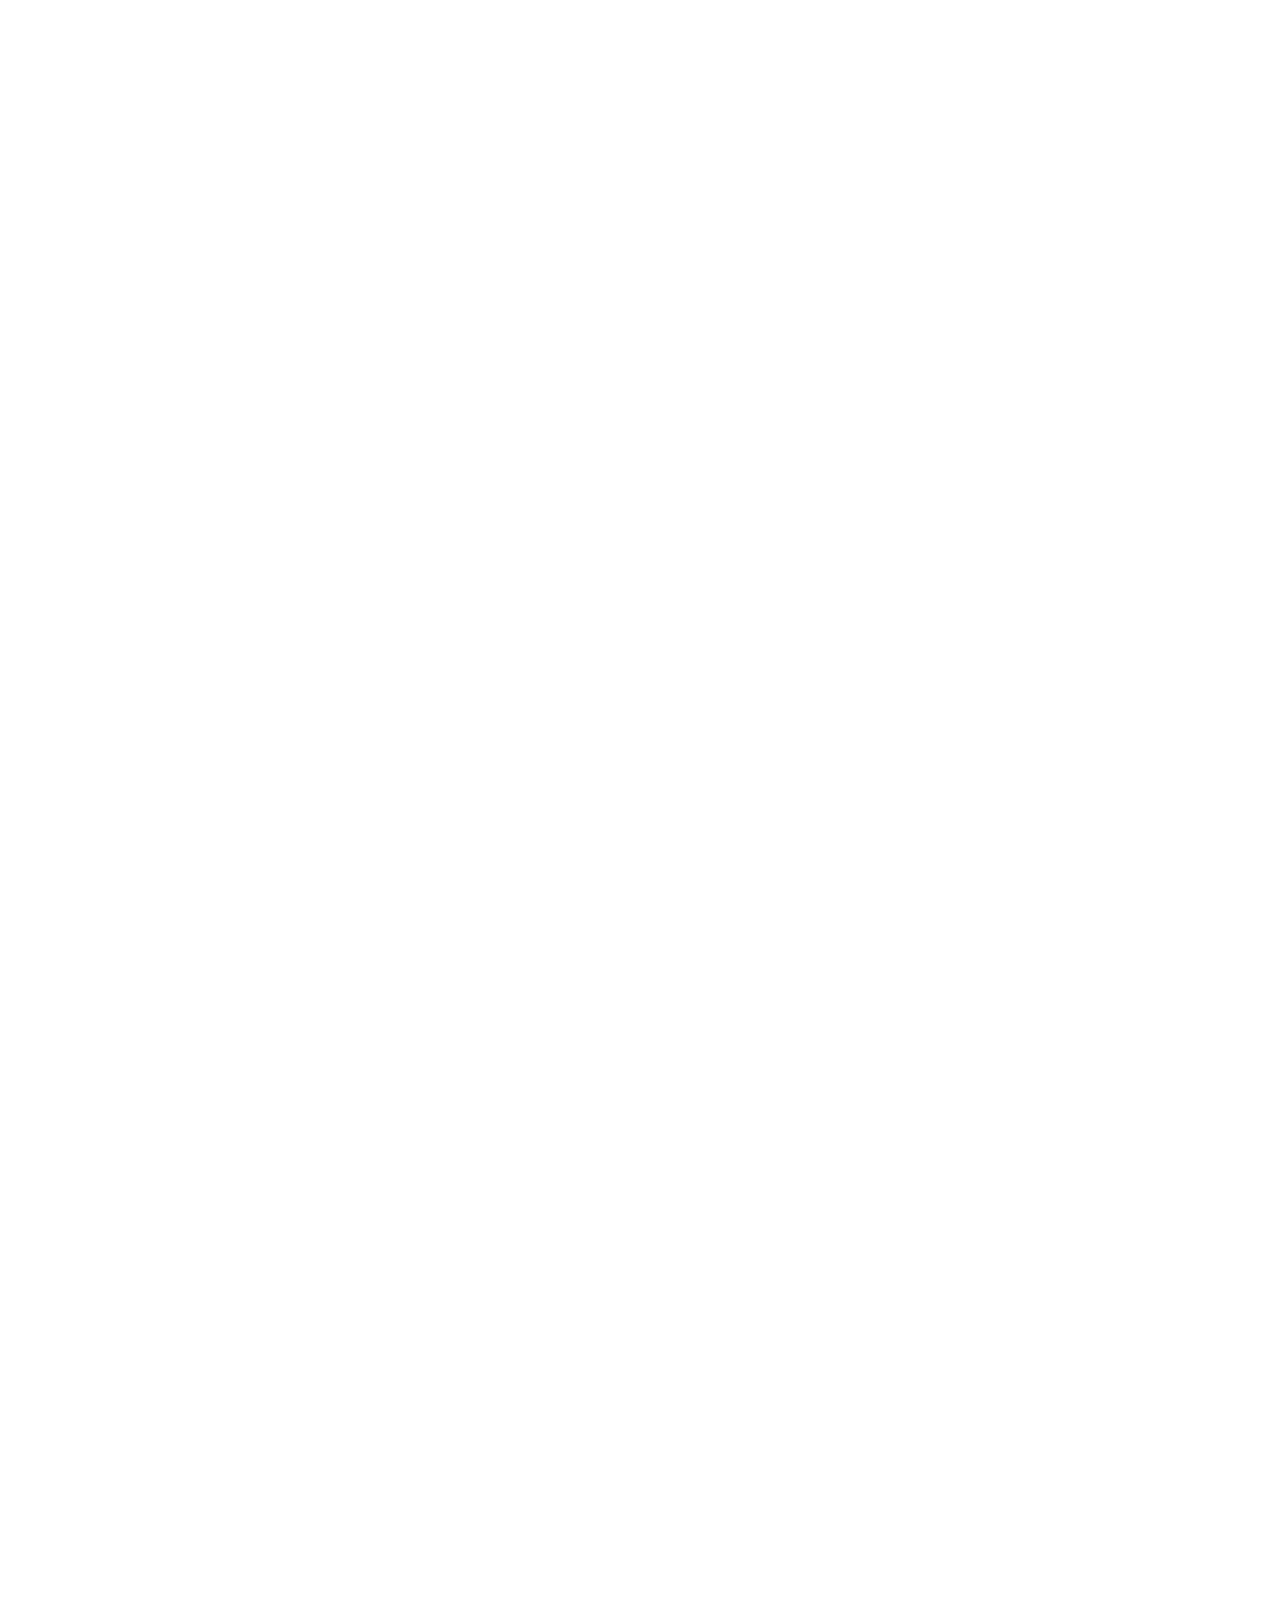
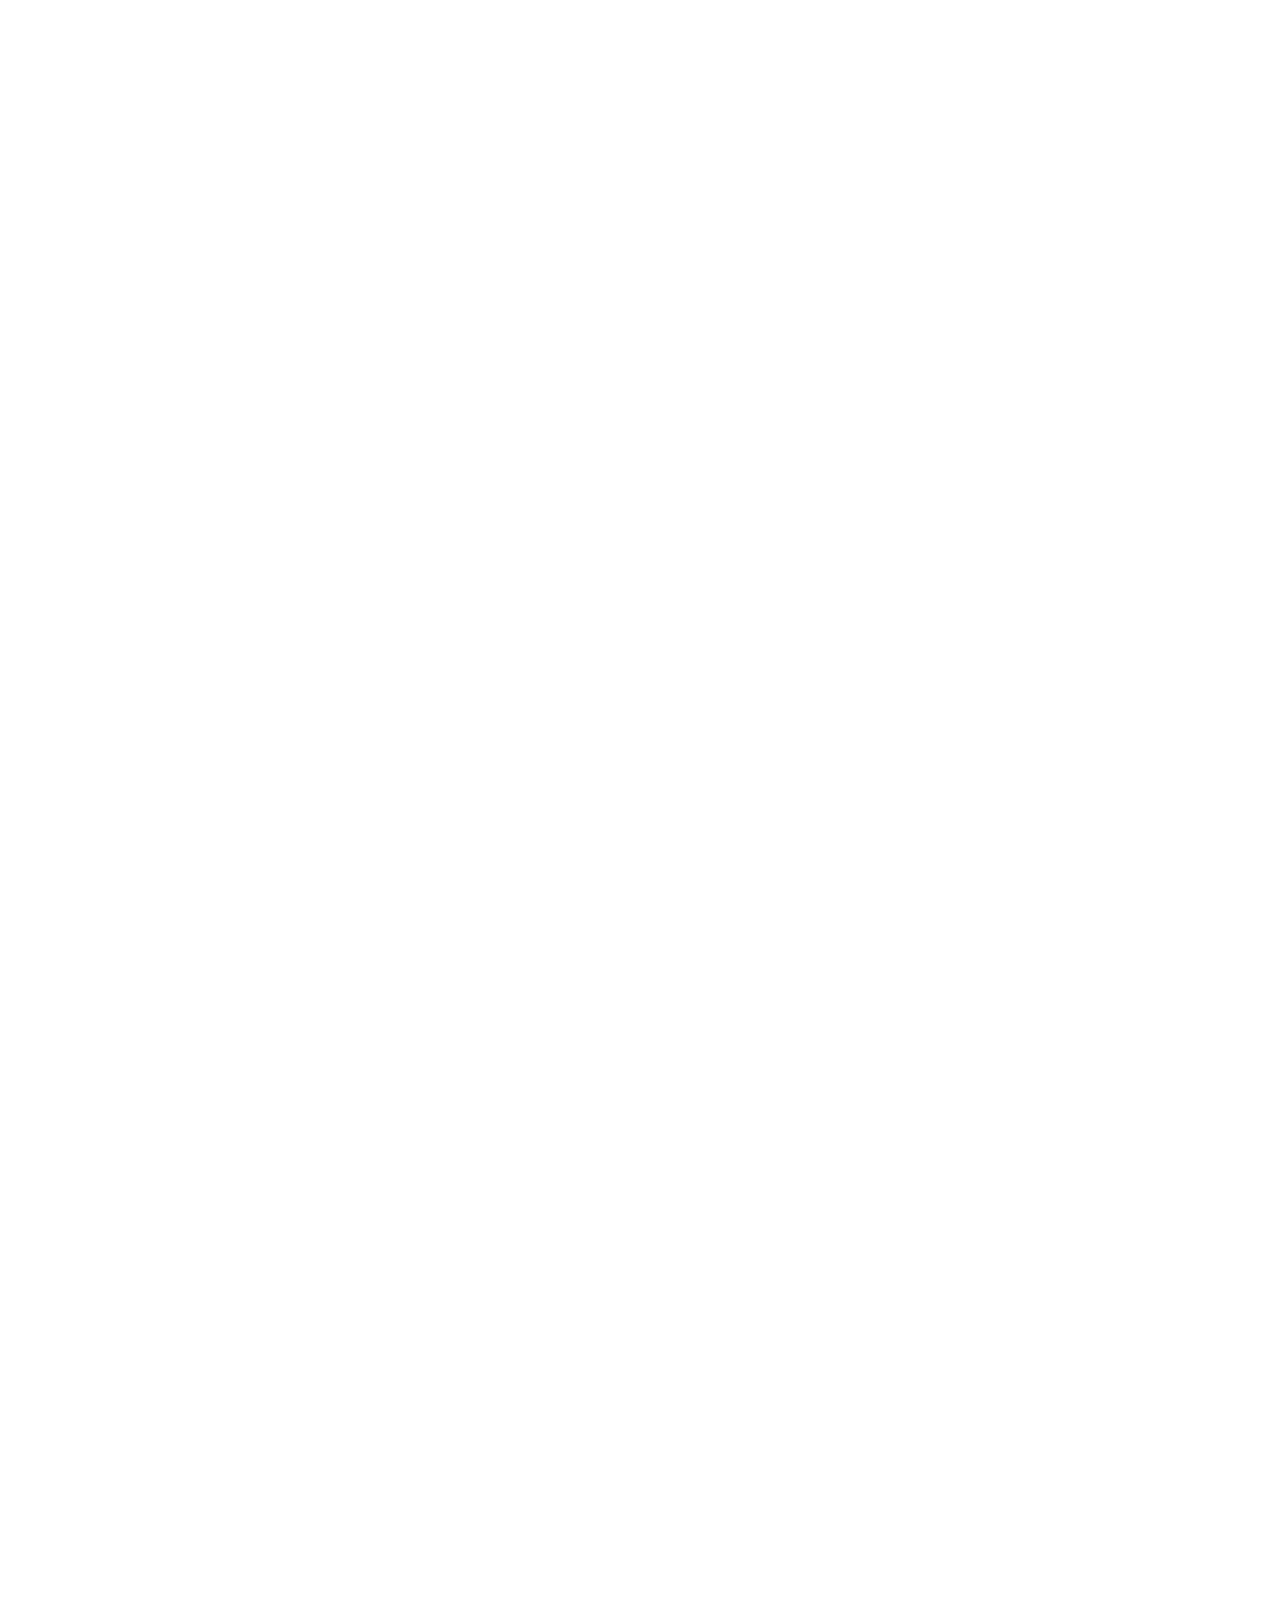
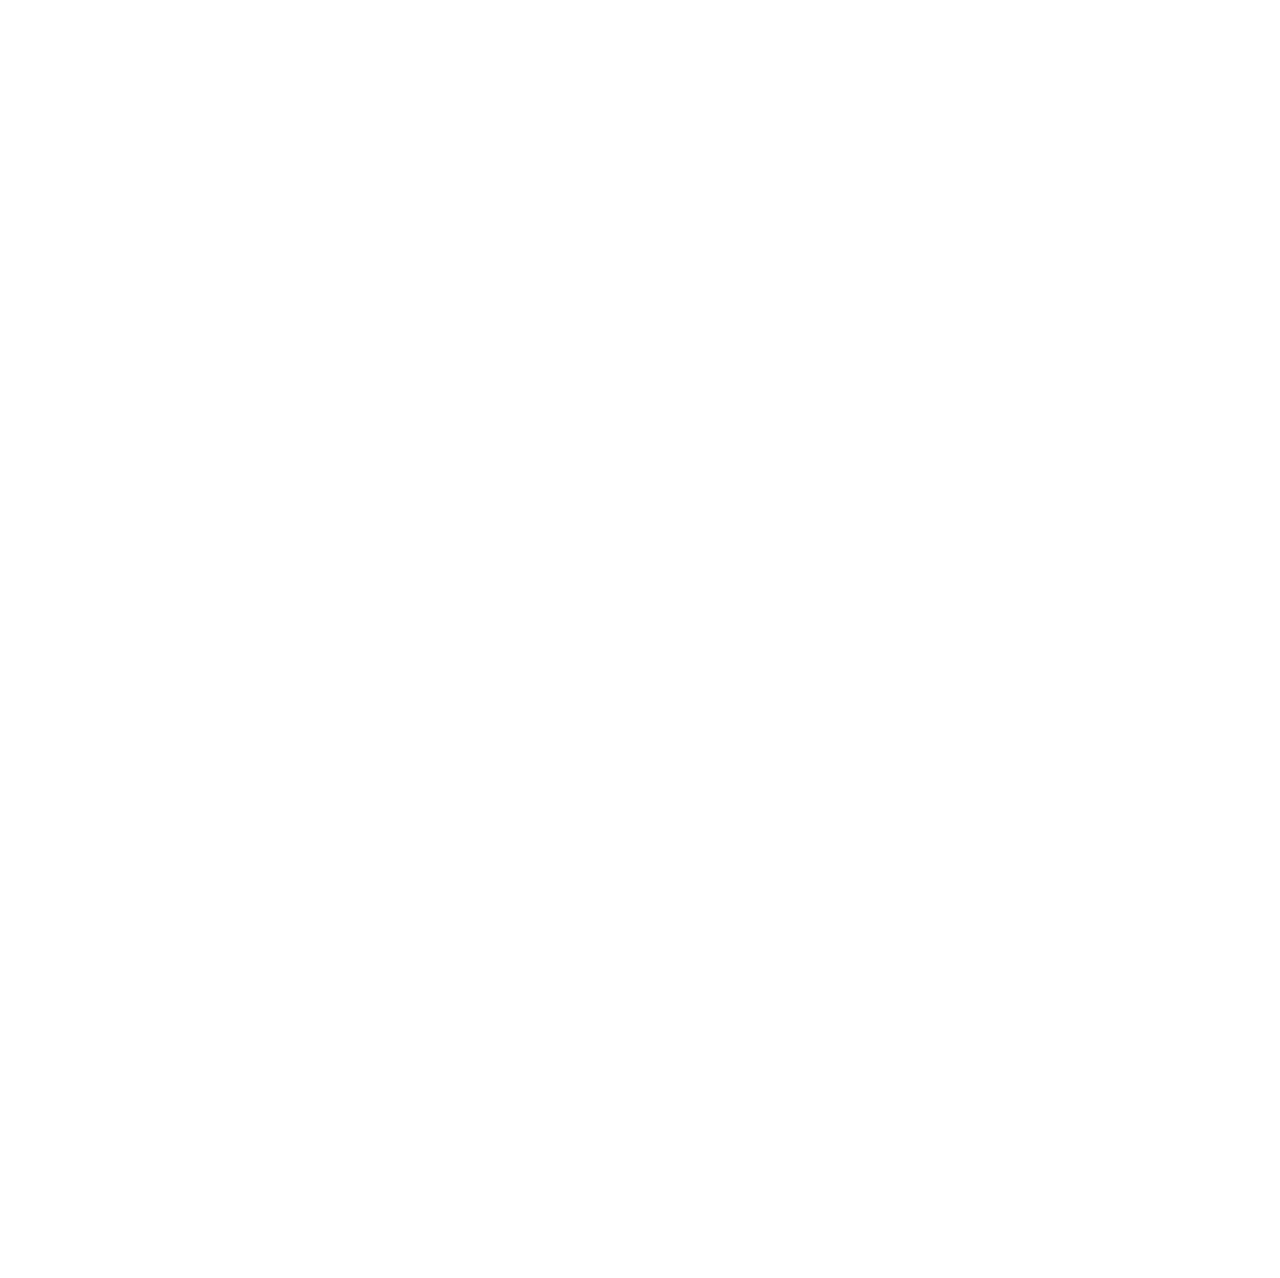
<file: demo9/index.html>
<!DOCTYPE html>
<html lang="en">

<head>
    <meta charset="utf-8">
    <title>demo9</title>
    <meta content="width=device-width, initial-scale=1.0" name="viewport">
    <meta content="" name="keywords">
    <meta content="" name="description">
    <script type="text/javascript" language="javascript" src="js/kirjautuminen.js"></script>

    <!-- Favicon -->
    <link href="img/favicon.ico" rel="icon">

    <!-- Google Web Fonts -->
    <link rel="preconnect" href="https://fonts.googleapis.com">
    <link rel="preconnect" href="https://fonts.gstatic.com" crossorigin>
    <link href="https://fonts.googleapis.com/css2?family=Heebo:wght@400;500&family=Jost:wght@500;600;700&display=swap" rel="stylesheet"> 

    <!-- Icon Font Stylesheet -->
    <link href="https://cdnjs.cloudflare.com/ajax/libs/font-awesome/5.10.0/css/all.min.css" rel="stylesheet">
    <link href="https://cdn.jsdelivr.net/npm/bootstrap-icons@1.4.1/font/bootstrap-icons.css" rel="stylesheet">

    <!-- Libraries Stylesheet -->
    <link href="lib/animate/animate.min.css" rel="stylesheet">
    <link href="lib/owlcarousel/assets/owl.carousel.min.css" rel="stylesheet">
    <link href="lib/lightbox/css/lightbox.min.css" rel="stylesheet">

    <!-- Customized Bootstrap Stylesheet -->
    <link href="css/bootstrap.min.css" rel="stylesheet">

    <!-- Template Stylesheet -->
    <link href="css/style.css" rel="stylesheet">
</head>

<body>
    <div class="container-xxl bg-white p-0">
        <!-- Spinner Start -->
        <div id="spinner" class="show bg-white position-fixed translate-middle w-100 vh-100 top-50 start-50 d-flex align-items-center justify-content-center">
            <div class="spinner-grow text-primary" style="width: 3rem; height: 3rem;" role="status">
                <span class="sr-only">Loading...</span>
            </div>
        </div>
        <!-- Spinner End -->


        <!-- Navbar & Hero Start -->
        <div class="container-xxl position-relative p-0">
            <nav class="navbar navbar-expand-lg navbar-light px-4 px-lg-5 py-3 py-lg-0">
                <a href="" class="navbar-brand p-0">
                    <h1 class="m-0">DGital</h1>
                    <!-- <img src="img/logo.png" alt="Logo"> -->
                </a>
                <button class="navbar-toggler" type="button" data-bs-toggle="collapse" data-bs-target="#navbarCollapse">
                    <span class="fa fa-bars"></span>
                </button>
                <div class="collapse navbar-collapse" id="navbarCollapse">
                    <div class="navbar-nav mx-auto py-0">
                        <a href="index.html" class="nav-item nav-link active">Home</a>
                        <a href="about.html" class="nav-item nav-link">About</a>
                        <a href="service.html" class="nav-item nav-link">Service</a>
                        <a href="project.html" class="nav-item nav-link">Project</a>
                        <a href="contact.html" class="nav-item nav-link">Contact</a>
                        <p id="tervetulo_teksti" class="nav-item nav-link">Tervetuloa </p>
                    </div>
                    
                    <form id="kirjautumis_lomake">
                        <input id="nimi" type="text" placeholder="Syötä nimesi" value=""/>
                        <input id="kirjaudu_nappi" type="submit" value="Kirjaudu sisään" onclick="kirjaudu()" />
                    </form>
                    <form id="kirjaudu_ulos">
                        <input id="kirjaudu_ulos" type="submit" value="Kirjaudu ulos" onclick="kirjauduUlos()" />
                    </form>

                </div>
            </nav>

            <div class="container-xxl bg-primary hero-header">
                <div class="container px-lg-5">
                    <div class="row g-5 align-items-end">
                        <div class="col-lg-6 text-center text-lg-start">
                            <h1 class="text-white mb-4 animated slideInDown">A Digital Agency Of Inteligents & Creative People</h1>
                            <p class="text-white pb-3 animated slideInDown">Tempor rebum no at dolore lorem clita rebum rebum ipsum rebum stet dolor sed justo kasd. Ut dolor sed magna dolor sea diam. Sit diam sit justo amet ipsum vero ipsum clita lorem</p>
                            <a href="" class="btn btn-secondary py-sm-3 px-sm-5 rounded-pill me-3 animated slideInLeft">Read More</a>
                            <a href="" class="btn btn-light py-sm-3 px-sm-5 rounded-pill animated slideInRight">Contact Us</a>
                        </div>
                        <div class="col-lg-6 text-center text-lg-start">
                            <img class="img-fluid animated zoomIn" src="img/hero.png" alt="">
                        </div>
                    </div>
                </div>
            </div>
        </div>
        <!-- Navbar & Hero End -->


        <!-- Feature Start -->
        <div class="container-xxl py-5">
            <div class="container py-5 px-lg-5">
                <div class="row g-4">
                    <div class="col-lg-4 wow fadeInUp" data-wow-delay="0.1s">
                        <div class="feature-item bg-light rounded text-center p-4">
                            <i class="fa fa-3x fa-mail-bulk text-primary mb-4"></i>
                            <h5 class="mb-3">Digital Marketing</h5>
                            <p class="m-0">Erat ipsum justo amet duo et elitr dolor, est duo duo eos lorem sed diam stet diam sed stet lorem.</p>
                        </div>
                    </div>
                    <div class="col-lg-4 wow fadeInUp" data-wow-delay="0.3s">
                        <div class="feature-item bg-light rounded text-center p-4">
                            <i class="fa fa-3x fa-search text-primary mb-4"></i>
                            <h5 class="mb-3">SEO & Backlinks</h5>
                            <p class="m-0">Erat ipsum justo amet duo et elitr dolor, est duo duo eos lorem sed diam stet diam sed stet lorem.</p>
                        </div>
                    </div>
                    <div class="col-lg-4 wow fadeInUp" data-wow-delay="0.5s">
                        <div class="feature-item bg-light rounded text-center p-4">
                            <i class="fa fa-3x fa-laptop-code text-primary mb-4"></i>
                            <h5 class="mb-3">Design & Development</h5>
                            <p class="m-0">Erat ipsum justo amet duo et elitr dolor, est duo duo eos lorem sed diam stet diam sed stet lorem.</p>
                        </div>
                    </div>
                </div>
            </div>
        </div>
        <!-- Feature End -->


        <!-- About Start -->
        <div class="container-xxl py-5">
            <div class="container py-5 px-lg-5">
                <div class="row g-5 align-items-center">
                    <div class="col-lg-6 wow fadeInUp" data-wow-delay="0.1s">
                        <p class="section-title text-secondary">About Us<span></span></p>
                        <h1 class="mb-5">#1 Digital solution with 10 years of experience</h1>
                        <p class="mb-4">Diam dolor diam ipsum et tempor sit. Aliqu diam amet diam et eos labore. Clita erat ipsum et lorem et sit, sed stet no labore lorem sit clita duo justo eirmod magna dolore erat amet</p>
                        <div class="skill mb-4">
                            <div class="d-flex justify-content-between">
                                <p class="mb-2">Digital Marketing</p>
                                <p class="mb-2">85%</p>
                            </div>
                            <div class="progress">
                                <div class="progress-bar bg-primary" role="progressbar" aria-valuenow="85" aria-valuemin="0" aria-valuemax="100"></div>
                            </div>
                        </div>
                        <div class="skill mb-4">
                            <div class="d-flex justify-content-between">
                                <p class="mb-2">SEO & Backlinks</p>
                                <p class="mb-2">90%</p>
                            </div>
                            <div class="progress">
                                <div class="progress-bar bg-secondary" role="progressbar" aria-valuenow="90" aria-valuemin="0" aria-valuemax="100"></div>
                            </div>
                        </div>
                        <div class="skill mb-4">
                            <div class="d-flex justify-content-between">
                                <p class="mb-2">Design & Development</p>
                                <p class="mb-2">95%</p>
                            </div>
                            <div class="progress">
                                <div class="progress-bar bg-dark" role="progressbar" aria-valuenow="95" aria-valuemin="0" aria-valuemax="100"></div>
                            </div>
                        </div>
                        <a href="" class="btn btn-primary py-sm-3 px-sm-5 rounded-pill mt-3">Read More</a>
                    </div>
                    <div class="col-lg-6">
                        <img class="img-fluid wow zoomIn" data-wow-delay="0.5s" src="img/about.png">
                    </div>
                </div>
            </div>
        </div>
        <!-- About End -->


        <!-- Facts Start -->
        <div class="container-xxl bg-primary fact py-5 wow fadeInUp" data-wow-delay="0.1s">
            <div class="container py-5 px-lg-5">
                <div class="row g-4">
                    <div class="col-md-6 col-lg-3 text-center wow fadeIn" data-wow-delay="0.1s">
                        <i class="fa fa-certificate fa-3x text-secondary mb-3"></i>
                        <h1 class="text-white mb-2" data-toggle="counter-up">1234</h1>
                        <p class="text-white mb-0">Years Experience</p>
                    </div>
                    <div class="col-md-6 col-lg-3 text-center wow fadeIn" data-wow-delay="0.3s">
                        <i class="fa fa-users-cog fa-3x text-secondary mb-3"></i>
                        <h1 class="text-white mb-2" data-toggle="counter-up">1234</h1>
                        <p class="text-white mb-0">Team Members</p>
                    </div>
                    <div class="col-md-6 col-lg-3 text-center wow fadeIn" data-wow-delay="0.5s">
                        <i class="fa fa-users fa-3x text-secondary mb-3"></i>
                        <h1 class="text-white mb-2" data-toggle="counter-up">1234</h1>
                        <p class="text-white mb-0">Satisfied Clients</p>
                    </div>
                    <div class="col-md-6 col-lg-3 text-center wow fadeIn" data-wow-delay="0.7s">
                        <i class="fa fa-check fa-3x text-secondary mb-3"></i>
                        <h1 class="text-white mb-2" data-toggle="counter-up">1234</h1>
                        <p class="text-white mb-0">Compleate Projects</p>
                    </div>
                </div>
            </div>
        </div>
        <!-- Facts End -->


        <!-- Service Start -->
        <div class="container-xxl py-5">
            <div class="container py-5 px-lg-5">
                <div class="wow fadeInUp" data-wow-delay="0.1s">
                    <p class="section-title text-secondary justify-content-center"><span></span>Our Services<span></span></p>
                    <h1 class="text-center mb-5">What Solutions We Provide</h1>
                </div>
                <div class="row g-4">
                    <div class="col-lg-4 col-md-6 wow fadeInUp" data-wow-delay="0.1s">
                        <div class="service-item d-flex flex-column text-center rounded">
                            <div class="service-icon flex-shrink-0">
                                <i class="fa fa-search fa-2x"></i>
                            </div>
                            <h5 class="mb-3">SEO Optimization</h5>
                            <p class="m-0">Erat ipsum justo amet duo et elitr dolor, est duo duo eos lorem sed diam stet diam sed stet lorem.</p>
                            <a class="btn btn-square" href=""><i class="fa fa-arrow-right"></i></a>
                        </div>
                    </div>
                    <div class="col-lg-4 col-md-6 wow fadeInUp" data-wow-delay="0.3s">
                        <div class="service-item d-flex flex-column text-center rounded">
                            <div class="service-icon flex-shrink-0">
                                <i class="fa fa-laptop-code fa-2x"></i>
                            </div>
                            <h5 class="mb-3">Web Design</h5>
                            <p class="m-0">Erat ipsum justo amet duo et elitr dolor, est duo duo eos lorem sed diam stet diam sed stet lorem.</p>
                            <a class="btn btn-square" href=""><i class="fa fa-arrow-right"></i></a>
                        </div>
                    </div>
                    <div class="col-lg-4 col-md-6 wow fadeInUp" data-wow-delay="0.5s">
                        <div class="service-item d-flex flex-column text-center rounded">
                            <div class="service-icon flex-shrink-0">
                                <i class="fab fa-facebook-f fa-2x"></i>
                            </div>
                            <h5 class="mb-3">Social Media Marketing</h5>
                            <p class="m-0">Erat ipsum justo amet duo et elitr dolor, est duo duo eos lorem sed diam stet diam sed stet lorem.</p>
                            <a class="btn btn-square" href=""><i class="fa fa-arrow-right"></i></a>
                        </div>
                    </div>
                    <div class="col-lg-4 col-md-6 wow fadeInUp" data-wow-delay="0.1s">
                        <div class="service-item d-flex flex-column text-center rounded">
                            <div class="service-icon flex-shrink-0">
                                <i class="fa fa-mail-bulk fa-2x"></i>
                            </div>
                            <h5 class="mb-3">Email Marketing</h5>
                            <p class="m-0">Erat ipsum justo amet duo et elitr dolor, est duo duo eos lorem sed diam stet diam sed stet lorem.</p>
                            <a class="btn btn-square" href=""><i class="fa fa-arrow-right"></i></a>
                        </div>
                    </div>
                    <div class="col-lg-4 col-md-6 wow fadeInUp" data-wow-delay="0.3s">
                        <div class="service-item d-flex flex-column text-center rounded">
                            <div class="service-icon flex-shrink-0">
                                <i class="fa fa-thumbs-up fa-2x"></i>
                            </div>
                            <h5 class="mb-3">PPC Advertising</h5>
                            <p class="m-0">Erat ipsum justo amet duo et elitr dolor, est duo duo eos lorem sed diam stet diam sed stet lorem.</p>
                            <a class="btn btn-square" href=""><i class="fa fa-arrow-right"></i></a>
                        </div>
                    </div>
                    <div class="col-lg-4 col-md-6 wow fadeInUp" data-wow-delay="0.5s">
                        <div class="service-item d-flex flex-column text-center rounded">
                            <div class="service-icon flex-shrink-0">
                                <i class="fab fa-android fa-2x"></i>
                            </div>
                            <h5 class="mb-3">App Development</h5>
                            <p class="m-0">Erat ipsum justo amet duo et elitr dolor, est duo duo eos lorem sed diam stet diam sed stet lorem.</p>
                            <a class="btn btn-square" href=""><i class="fa fa-arrow-right"></i></a>
                        </div>
                    </div>
                </div>
            </div>
        </div>
        <!-- Service End -->


        <!-- Newsletter Start -->
        <div class="container-xxl bg-primary newsletter py-5 wow fadeInUp" data-wow-delay="0.1s">
            <div class="container py-5 px-lg-5">
                <div class="row justify-content-center">
                    <div class="col-lg-7 text-center">
                        <p class="section-title text-white justify-content-center"><span></span>Newsletter<span></span></p>
                        <h1 class="text-center text-white mb-4">Stay Always In Touch</h1>
                        <p class="text-white mb-4">Diam dolor diam ipsum et tempor sit. Aliqu diam amet diam et eos labore. Clita erat ipsum et lorem et sit sed stet lorem sit clita duo justo</p>
                        <div class="position-relative w-100 mt-3">
                            <input class="form-control border-0 rounded-pill w-100 ps-4 pe-5" type="text" placeholder="Enter Your Email" style="height: 48px;">
                            <button type="button" class="btn shadow-none position-absolute top-0 end-0 mt-1 me-2"><i class="fa fa-paper-plane text-primary fs-4"></i></button>
                        </div>
                    </div>
                </div>
            </div>
        </div>
        <!-- Newsletter End -->


        <!-- Projects Start -->
        <div class="container-xxl py-5">
            <div class="container py-5 px-lg-5">
                <div class="wow fadeInUp" data-wow-delay="0.1s">
                    <p class="section-title text-secondary justify-content-center"><span></span>Our Projects<span></span></p>
                    <h1 class="text-center mb-5">Recently Completed Projects</h1>
                </div>
                <div class="row mt-n2 wow fadeInUp" data-wow-delay="0.3s">
                    <div class="col-12 text-center">
                        <ul class="list-inline mb-5" id="portfolio-flters">
                            <li class="mx-2 active" data-filter="*">All</li>
                            <li class="mx-2" data-filter=".first">Web Design</li>
                            <li class="mx-2" data-filter=".second">Graphic Design</li>
                        </ul>
                    </div>
                </div>
                <div class="row g-4 portfolio-container">
                    <div class="col-lg-4 col-md-6 portfolio-item first wow fadeInUp" data-wow-delay="0.1s">
                        <div class="rounded overflow-hidden">
                            <div class="position-relative overflow-hidden">
                                <img class="img-fluid w-100" src="img/portfolio-1.jpg" alt="">
                                <div class="portfolio-overlay">
                                    <a class="btn btn-square btn-outline-light mx-1" href="img/portfolio-1.jpg" data-lightbox="portfolio"><i class="fa fa-eye"></i></a>
                                    <a class="btn btn-square btn-outline-light mx-1" href=""><i class="fa fa-link"></i></a>
                                </div>
                            </div>
                            <div class="bg-light p-4">
                                <p class="text-primary fw-medium mb-2">UI / UX Design</p>
                                <h5 class="lh-base mb-0">Digital Agency Website Design And Development</a>
                            </div>
                        </div>
                    </div>
                    <div class="col-lg-4 col-md-6 portfolio-item second wow fadeInUp" data-wow-delay="0.3s">
                        <div class="rounded overflow-hidden">
                            <div class="position-relative overflow-hidden">
                                <img class="img-fluid w-100" src="img/portfolio-2.jpg" alt="">
                                <div class="portfolio-overlay">
                                    <a class="btn btn-square btn-outline-light mx-1" href="img/portfolio-2.jpg" data-lightbox="portfolio"><i class="fa fa-eye"></i></a>
                                    <a class="btn btn-square btn-outline-light mx-1" href=""><i class="fa fa-link"></i></a>
                                </div>
                            </div>
                            <div class="bg-light p-4">
                                <p class="text-primary fw-medium mb-2">UI / UX Design</p>
                                <h5 class="lh-base mb-0">Digital Agency Website Design And Development</a>
                            </div>
                        </div>
                    </div>
                    <div class="col-lg-4 col-md-6 portfolio-item first wow fadeInUp" data-wow-delay="0.5s">
                        <div class="rounded overflow-hidden">
                            <div class="position-relative overflow-hidden">
                                <img class="img-fluid w-100" src="img/portfolio-3.jpg" alt="">
                                <div class="portfolio-overlay">
                                    <a class="btn btn-square btn-outline-light mx-1" href="img/portfolio-3.jpg" data-lightbox="portfolio"><i class="fa fa-eye"></i></a>
                                    <a class="btn btn-square btn-outline-light mx-1" href=""><i class="fa fa-link"></i></a>
                                </div>
                            </div>
                            <div class="bg-light p-4">
                                <p class="text-primary fw-medium mb-2">UI / UX Design</p>
                                <h5 class="lh-base mb-0">Digital Agency Website Design And Development</a>
                            </div>
                        </div>
                    </div>
                    <div class="col-lg-4 col-md-6 portfolio-item second wow fadeInUp" data-wow-delay="0.1s">
                        <div class="rounded overflow-hidden">
                            <div class="position-relative overflow-hidden">
                                <img class="img-fluid w-100" src="img/portfolio-4.jpg" alt="">
                                <div class="portfolio-overlay">
                                    <a class="btn btn-square btn-outline-light mx-1" href="img/portfolio-4.jpg" data-lightbox="portfolio"><i class="fa fa-eye"></i></a>
                                    <a class="btn btn-square btn-outline-light mx-1" href=""><i class="fa fa-link"></i></a>
                                </div>
                            </div>
                            <div class="bg-light p-4">
                                <p class="text-primary fw-medium mb-2">UI / UX Design</p>
                                <h5 class="lh-base mb-0">Digital Agency Website Design And Development</a>
                            </div>
                        </div>
                    </div>
                    <div class="col-lg-4 col-md-6 portfolio-item first wow fadeInUp" data-wow-delay="0.3s">
                        <div class="rounded overflow-hidden">
                            <div class="position-relative overflow-hidden">
                                <img class="img-fluid w-100" src="img/portfolio-5.jpg" alt="">
                                <div class="portfolio-overlay">
                                    <a class="btn btn-square btn-outline-light mx-1" href="img/portfolio-5.jpg" data-lightbox="portfolio"><i class="fa fa-eye"></i></a>
                                    <a class="btn btn-square btn-outline-light mx-1" href=""><i class="fa fa-link"></i></a>
                                </div>
                            </div>
                            <div class="bg-light p-4">
                                <p class="text-primary fw-medium mb-2">UI / UX Design</p>
                                <h5 class="lh-base mb-0">Digital Agency Website Design And Development</a>
                            </div>
                        </div>
                    </div>
                    <div class="col-lg-4 col-md-6 portfolio-item second wow fadeInUp" data-wow-delay="0.5s">
                        <div class="rounded overflow-hidden">
                            <div class="position-relative overflow-hidden">
                                <img class="img-fluid w-100" src="img/portfolio-6.jpg" alt="">
                                <div class="portfolio-overlay">
                                    <a class="btn btn-square btn-outline-light mx-1" href="img/portfolio-6.jpg" data-lightbox="portfolio"><i class="fa fa-eye"></i></a>
                                    <a class="btn btn-square btn-outline-light mx-1" href=""><i class="fa fa-link"></i></a>
                                </div>
                            </div>
                            <div class="bg-light p-4">
                                <p class="text-primary fw-medium mb-2">UI / UX Design</p>
                                <h5 class="lh-base mb-0">Digital Agency Website Design And Development</a>
                            </div>
                        </div>
                    </div>
                </div>
            </div>
        </div>
        <!-- Projects End -->


        <!-- Testimonial Start -->
        <div class="container-xxl py-5 wow fadeInUp" data-wow-delay="0.1s">
            <div class="container py-5 px-lg-5">
                <p class="section-title text-secondary justify-content-center"><span></span>Testimonial<span></span></p>
                <h1 class="text-center mb-5">What Say Our Clients!</h1>
                <div class="owl-carousel testimonial-carousel">
                    <div class="testimonial-item bg-light rounded my-4">
                        <p class="fs-5"><i class="fa fa-quote-left fa-4x text-primary mt-n4 me-3"></i>Diam dolor diam ipsum sit. Aliqu diam amet diam et eos. Clita erat ipsum et lorem et sit sed stet lorem sit clita duo justo.</p>
                        <div class="d-flex align-items-center">
                            <img class="img-fluid flex-shrink-0 rounded-circle" src="img/testimonial-1.jpg" style="width: 65px; height: 65px;">
                            <div class="ps-4">
                                <h5 class="mb-1">Client Name</h5>
                                <span>Profession</span>
                            </div>
                        </div>
                    </div>
                    <div class="testimonial-item bg-light rounded my-4">
                        <p class="fs-5"><i class="fa fa-quote-left fa-4x text-primary mt-n4 me-3"></i>Diam dolor diam ipsum sit. Aliqu diam amet diam et eos. Clita erat ipsum et lorem et sit sed stet lorem sit clita duo justo.</p>
                        <div class="d-flex align-items-center">
                            <img class="img-fluid flex-shrink-0 rounded-circle" src="img/testimonial-2.jpg" style="width: 65px; height: 65px;">
                            <div class="ps-4">
                                <h5 class="mb-1">Client Name</h5>
                                <span>Profession</span>
                            </div>
                        </div>
                    </div>
                    <div class="testimonial-item bg-light rounded my-4">
                        <p class="fs-5"><i class="fa fa-quote-left fa-4x text-primary mt-n4 me-3"></i>Diam dolor diam ipsum sit. Aliqu diam amet diam et eos. Clita erat ipsum et lorem et sit sed stet lorem sit clita duo justo.</p>
                        <div class="d-flex align-items-center">
                            <img class="img-fluid flex-shrink-0 rounded-circle" src="img/testimonial-3.jpg" style="width: 65px; height: 65px;">
                            <div class="ps-4">
                                <h5 class="mb-1">Client Name</h5>
                                <span>Profession</span>
                            </div>
                        </div>
                    </div>
                </div>
            </div>
        </div>
        <!-- Testimonial End -->


        <!-- Team Start -->
        <div class="container-xxl py-5">
            <div class="container py-5 px-lg-5">
                <div class="wow fadeInUp" data-wow-delay="0.1s">
                    <p class="section-title text-secondary justify-content-center"><span></span>Our Team<span></span></p>
                    <h1 class="text-center mb-5">Our Team Members</h1>
                </div>
                <div class="row g-4">
                    <div class="col-lg-4 col-md-6 wow fadeInUp" data-wow-delay="0.1s">
                        <div class="team-item bg-light rounded">
                            <div class="text-center border-bottom p-4">
                                <img class="img-fluid rounded-circle mb-4" src="img/team-1.jpg" alt="">
                                <h5>John Doe</h5>
                                <span>CEO & Founder</span>
                            </div>
                            <div class="d-flex justify-content-center p-4">
                                <a class="btn btn-square mx-1" href=""><i class="fab fa-facebook-f"></i></a>
                                <a class="btn btn-square mx-1" href=""><i class="fab fa-twitter"></i></a>
                                <a class="btn btn-square mx-1" href=""><i class="fab fa-instagram"></i></a>
                                <a class="btn btn-square mx-1" href=""><i class="fab fa-linkedin-in"></i></a>
                            </div>
                        </div>
                    </div>
                    <div class="col-lg-4 col-md-6 wow fadeInUp" data-wow-delay="0.3s">
                        <div class="team-item bg-light rounded">
                            <div class="text-center border-bottom p-4">
                                <img class="img-fluid rounded-circle mb-4" src="img/team-2.jpg" alt="">
                                <h5>Jessica Brown</h5>
                                <span>Web Designer</span>
                            </div>
                            <div class="d-flex justify-content-center p-4">
                                <a class="btn btn-square mx-1" href=""><i class="fab fa-facebook-f"></i></a>
                                <a class="btn btn-square mx-1" href=""><i class="fab fa-twitter"></i></a>
                                <a class="btn btn-square mx-1" href=""><i class="fab fa-instagram"></i></a>
                                <a class="btn btn-square mx-1" href=""><i class="fab fa-linkedin-in"></i></a>
                            </div>
                        </div>
                    </div>
                    <div class="col-lg-4 col-md-6 wow fadeInUp" data-wow-delay="0.5s">
                        <div class="team-item bg-light rounded">
                            <div class="text-center border-bottom p-4">
                                <img class="img-fluid rounded-circle mb-4" src="img/team-3.jpg" alt="">
                                <h5>Tony Johnson</h5>
                                <span>SEO Expert</span>
                            </div>
                            <div class="d-flex justify-content-center p-4">
                                <a class="btn btn-square mx-1" href=""><i class="fab fa-facebook-f"></i></a>
                                <a class="btn btn-square mx-1" href=""><i class="fab fa-twitter"></i></a>
                                <a class="btn btn-square mx-1" href=""><i class="fab fa-instagram"></i></a>
                                <a class="btn btn-square mx-1" href=""><i class="fab fa-linkedin-in"></i></a>
                            </div>
                        </div>
                    </div>
                </div>
            </div>
        </div>
        <!-- Team End -->
        

        <!-- Footer Start -->
        <div class="container-fluid bg-primary text-light footer wow fadeIn" data-wow-delay="0.1s">
            <div class="container py-5 px-lg-5">
                <div class="row g-5">
                    <div class="col-md-6 col-lg-3">
                        <p class="section-title text-white h5 mb-4">Address<span></span></p>
                        <p><i class="fa fa-map-marker-alt me-3"></i>123 Street, New York, USA</p>
                        <p><i class="fa fa-phone-alt me-3"></i>+012 345 67890</p>
                        <p><i class="fa fa-envelope me-3"></i>info@example.com</p>
                        <div class="d-flex pt-2">
                            <a class="btn btn-outline-light btn-social" href=""><i class="fab fa-twitter"></i></a>
                            <a class="btn btn-outline-light btn-social" href=""><i class="fab fa-facebook-f"></i></a>
                            <a class="btn btn-outline-light btn-social" href=""><i class="fab fa-instagram"></i></a>
                            <a class="btn btn-outline-light btn-social" href=""><i class="fab fa-linkedin-in"></i></a>
                        </div>
                    </div>
                    <div class="col-md-6 col-lg-3">
                        <p class="section-title text-white h5 mb-4">Quick Link<span></span></p>
                        <a class="btn btn-link" href="">About Us</a>
                        <a class="btn btn-link" href="">Contact Us</a>
                        <a class="btn btn-link" href="">Privacy Policy</a>
                        <a class="btn btn-link" href="">Terms & Condition</a>
                        <a class="btn btn-link" href="">Career</a>
                    </div>
                    <div class="col-md-6 col-lg-3">
                        <p class="section-title text-white h5 mb-4">Gallery<span></span></p>
                        <div class="row g-2">
                            <div class="col-4">
                                <img class="img-fluid" src="img/portfolio-1.jpg" alt="Image">
                            </div>
                            <div class="col-4">
                                <img class="img-fluid" src="img/portfolio-2.jpg" alt="Image">
                            </div>
                            <div class="col-4">
                                <img class="img-fluid" src="img/portfolio-3.jpg" alt="Image">
                            </div>
                            <div class="col-4">
                                <img class="img-fluid" src="img/portfolio-4.jpg" alt="Image">
                            </div>
                            <div class="col-4">
                                <img class="img-fluid" src="img/portfolio-5.jpg" alt="Image">
                            </div>
                            <div class="col-4">
                                <img class="img-fluid" src="img/portfolio-6.jpg" alt="Image">
                            </div>
                        </div>
                    </div>
                    <div class="col-md-6 col-lg-3">
                        <p class="section-title text-white h5 mb-4">Newsletter<span></span></p>
                        <p>Lorem ipsum dolor sit amet elit. Phasellus nec pretium mi. Curabitur facilisis ornare velit non vulpu</p>
                        <div class="position-relative w-100 mt-3">
                            <input class="form-control border-0 rounded-pill w-100 ps-4 pe-5" type="text" placeholder="Your Email" style="height: 48px;">
                            <button type="button" class="btn shadow-none position-absolute top-0 end-0 mt-1 me-2"><i class="fa fa-paper-plane text-primary fs-4"></i></button>
                        </div>
                    </div>
                </div>
            </div>
            <div class="container px-lg-5">
                <div class="copyright">
                    <div class="row">
                        <div class="col-md-6 text-center text-md-start mb-3 mb-md-0">
                            &copy; <a class="border-bottom" href="#">Your Site Name</a>, All Right Reserved. 
							
							<!--/*** This template is free as long as you keep the footer author’s credit link/attribution link/backlink. If you'd like to use the template without the footer author’s credit link/attribution link/backlink, you can purchase the Credit Removal License from "https://htmlcodex.com/credit-removal". Thank you for your support. ***/-->
							Designed By <a class="border-bottom" href="https://htmlcodex.com">HTML Codex</a>
                        </div>
                        <div class="col-md-6 text-center text-md-end">
                            <div class="footer-menu">
                                <a href="">Home</a>
                                <a href="">Cookies</a>
                                <a href="">Help</a>
                                <a href="">FQAs</a>
                            </div>
                        </div>
                    </div>
                </div>
            </div>
        </div>
        <!-- Footer End -->


        <!-- Back to Top -->
        <a href="#" class="btn btn-lg btn-secondary btn-lg-square back-to-top"><i class="bi bi-arrow-up"></i></a>
    </div>

    <!-- JavaScript Libraries -->
    <script src="https://code.jquery.com/jquery-3.4.1.min.js"></script>
    <script src="https://cdn.jsdelivr.net/npm/bootstrap@5.0.0/dist/js/bootstrap.bundle.min.js"></script>
    <script src="lib/wow/wow.min.js"></script>
    <script src="lib/easing/easing.min.js"></script>
    <script src="lib/waypoints/waypoints.min.js"></script>
    <script src="lib/counterup/counterup.min.js"></script>
    <script src="lib/owlcarousel/owl.carousel.min.js"></script>
    <script src="lib/isotope/isotope.pkgd.min.js"></script>
    <script src="lib/lightbox/js/lightbox.min.js"></script>

    <!-- Template Javascript -->
    <script src="js/main.js"></script>
</body>

</html>
</file>
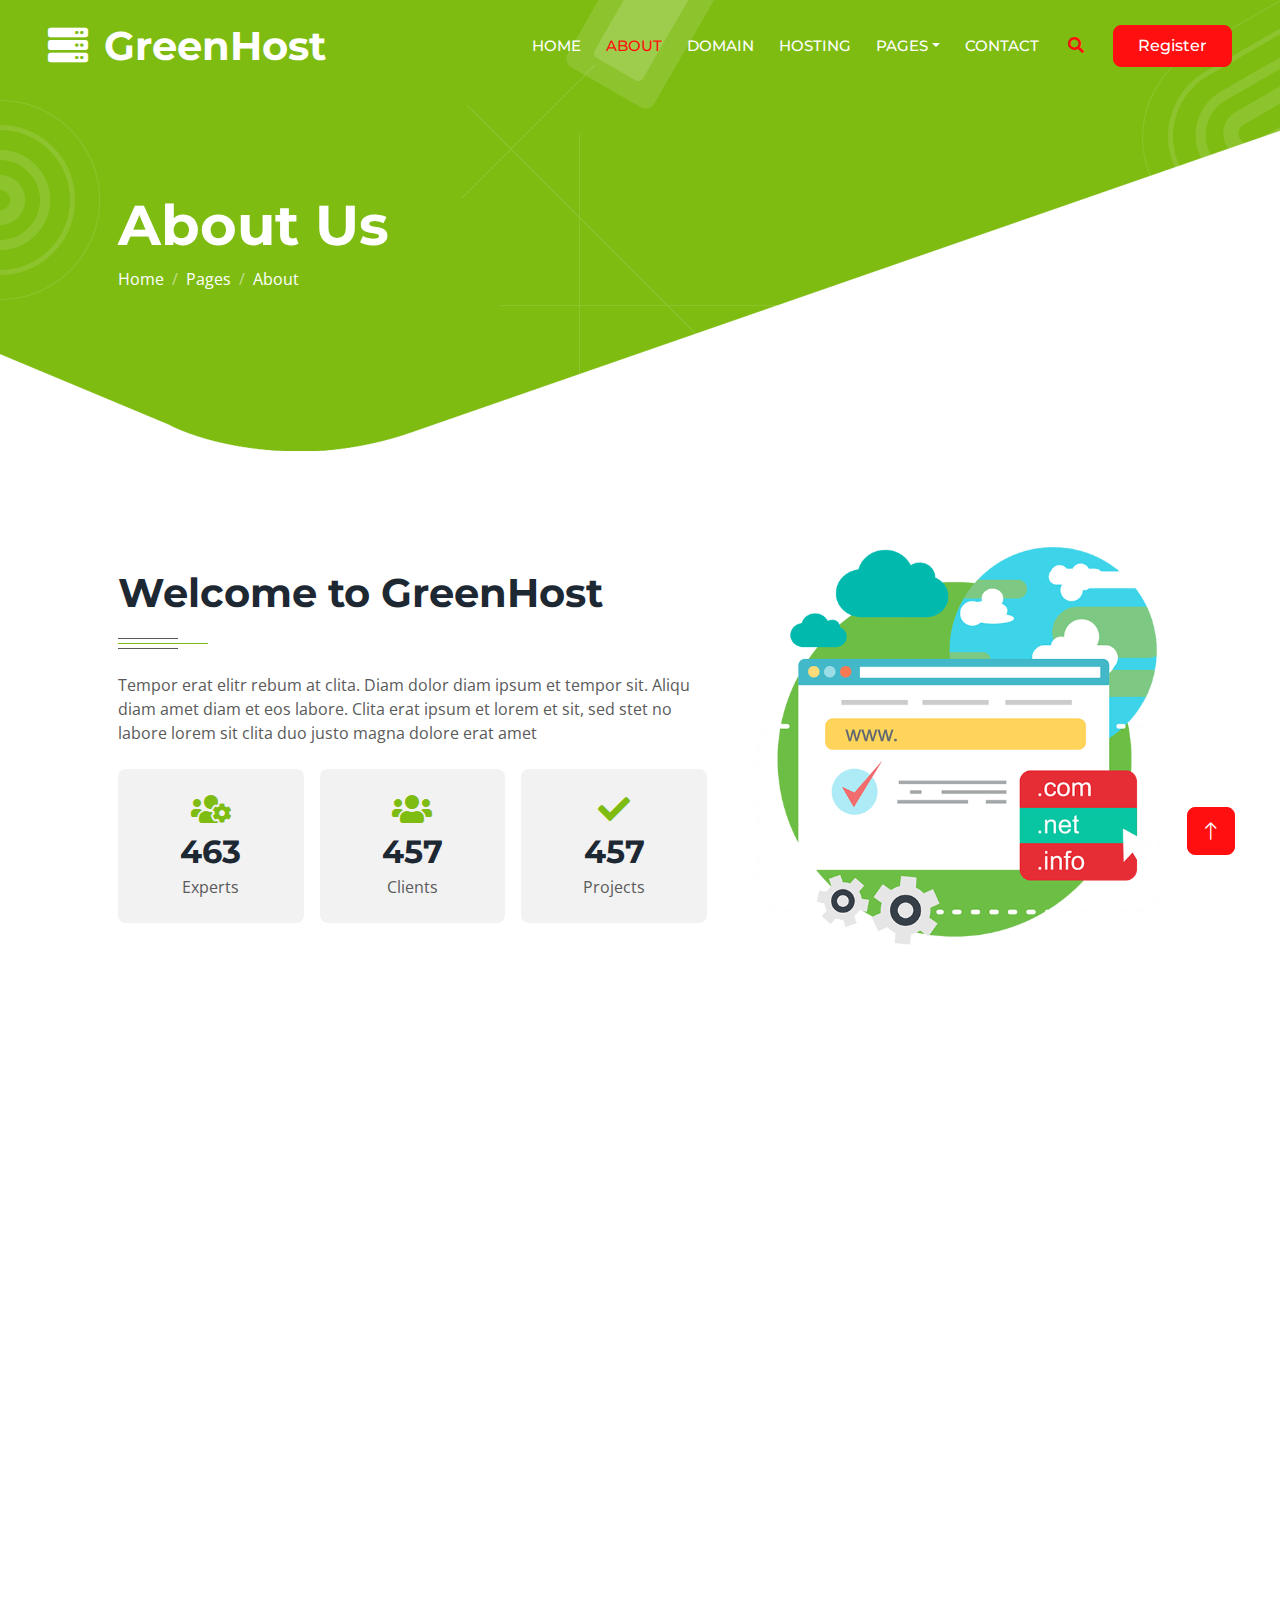
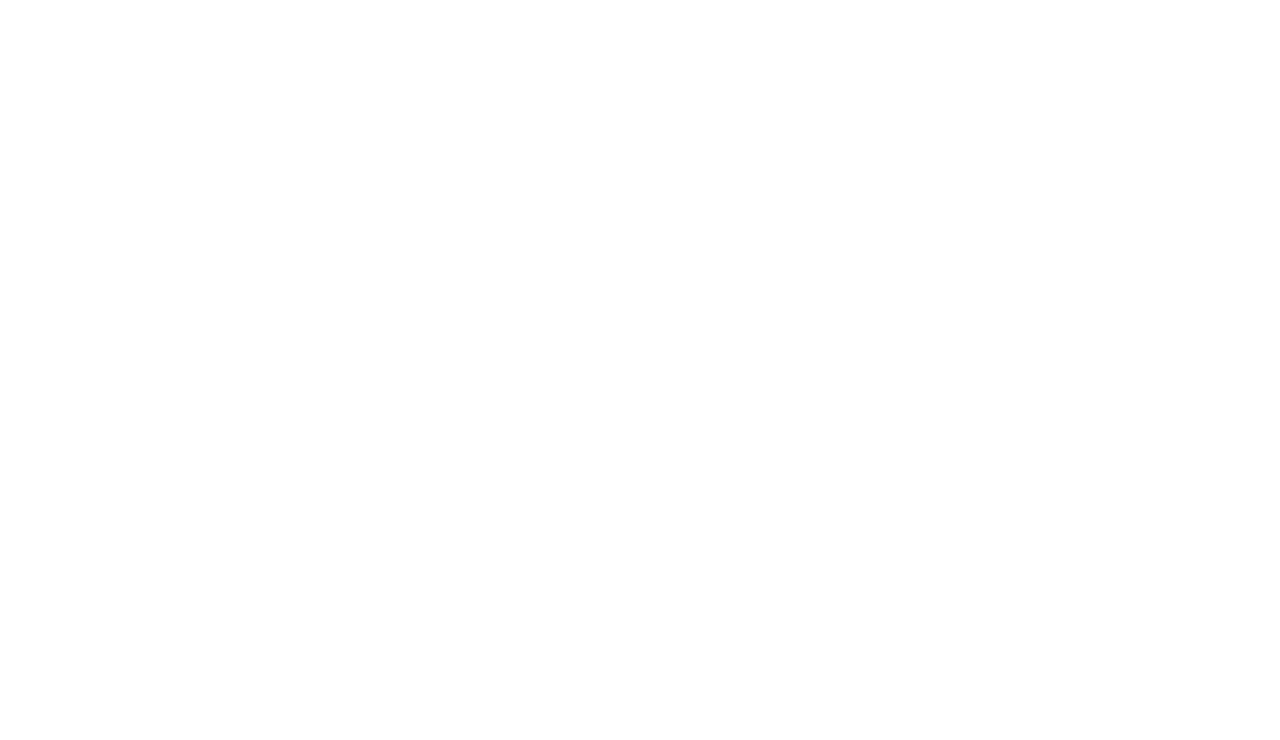
<file: demo5-pohja/about.html>
<!DOCTYPE html>
<html lang="en">

<head>
    <meta charset="utf-8">
    <title>GreenHost - Web Hosting HTML Template</title>
    <meta content="width=device-width, initial-scale=1.0" name="viewport">
    <meta content="" name="keywords">
    <meta content="" name="description">

    <!-- Favicon -->
    <link href="img/favicon.ico" rel="icon">

    <!-- Google Web Fonts -->
    <link rel="preconnect" href="https://fonts.googleapis.com">
    <link rel="preconnect" href="https://fonts.gstatic.com" crossorigin>
    <link href="https://fonts.googleapis.com/css2?family=Montserrat:wght@400;500;600;700&family=Open+Sans:wght@400;500;600;700&display=swap" rel="stylesheet">  

    <!-- Icon Font Stylesheet -->
    <link href="https://cdnjs.cloudflare.com/ajax/libs/font-awesome/5.10.0/css/all.min.css" rel="stylesheet">
    <link href="https://cdn.jsdelivr.net/npm/bootstrap-icons@1.4.1/font/bootstrap-icons.css" rel="stylesheet">

    <!-- Libraries Stylesheet -->
    <link href="lib/animate/animate.min.css" rel="stylesheet">
    <link href="lib/owlcarousel/assets/owl.carousel.min.css" rel="stylesheet">

    <!-- Customized Bootstrap Stylesheet -->
    <link href="css/bootstrap.min.css" rel="stylesheet">

    <!-- Template Stylesheet -->
    <link href="css/style.css" rel="stylesheet">
</head>

<body>
    <div class="container-xxl bg-white p-0">
        <!-- Spinner Start -->
        <div id="spinner" class="show bg-white position-fixed translate-middle w-100 vh-100 top-50 start-50 d-flex align-items-center justify-content-center">
            <div class="spinner-border text-primary" style="width: 3rem; height: 3rem;" role="status">
                <span class="sr-only">Loading...</span>
            </div>
        </div>
        <!-- Spinner End -->


        <!-- Navbar & Hero Start -->
        <div class="container-xxl position-relative p-0">
            <nav class="navbar navbar-expand-lg navbar-light px-4 px-lg-5 py-3 py-lg-0">
                <a href="" class="navbar-brand p-0">
                    <h1 class="m-0"><i class="fa fa-server me-3"></i>GreenHost</h1>
                    <!-- <img src="img/logo.png" alt="Logo"> -->
                </a>
                <button class="navbar-toggler" type="button" data-bs-toggle="collapse" data-bs-target="#navbarCollapse">
                    <span class="fa fa-bars"></span>
                </button>
                <div class="collapse navbar-collapse" id="navbarCollapse">
                    <div class="navbar-nav ms-auto py-0">
                        <a href="index.html" class="nav-item nav-link">Home</a>
                        <a href="about.html" class="nav-item nav-link active">About</a>
                        <a href="domain.html" class="nav-item nav-link">Domain</a>
                        <a href="hosting.html" class="nav-item nav-link">Hosting</a>
                        <div class="nav-item dropdown">
                            <a href="#" class="nav-link dropdown-toggle" data-bs-toggle="dropdown">Pages</a>
                            <div class="dropdown-menu m-0">
                                <a href="team.html" class="dropdown-item">Our Team</a>
                                <a href="testimonial.html" class="dropdown-item">Testimonial</a>
                                <a href="comparison.html" class="dropdown-item">Comparison</a>
                            </div>
                        </div>
                        <a href="contact.html" class="nav-item nav-link">Contact</a>
                    </div>
                    <butaton type="button" class="btn text-secondary ms-3" data-bs-toggle="modal" data-bs-target="#searchModal"><i class="fa fa-search"></i></butaton>
                    <a href="" class="btn btn-secondary py-2 px-4 ms-3">Register</a>
                </div>
            </nav>

            <div class="container-xxl py-5 bg-primary hero-header mb-5">
                <div class="container my-5 py-5 px-lg-5">
                    <div class="row g-5 pt-5">
                        <div class="col-12 text-center text-lg-start">
                            <h1 class="display-4 text-white animated slideInLeft">About Us</h1>
                            <nav aria-label="breadcrumb">
                                <ol class="breadcrumb justify-content-center justify-content-lg-start animated slideInLeft">
                                    <li class="breadcrumb-item"><a class="text-white" href="#">Home</a></li>
                                    <li class="breadcrumb-item"><a class="text-white" href="#">Pages</a></li>
                                    <li class="breadcrumb-item text-white active" aria-current="page">About</li>
                                </ol>
                            </nav>
                        </div>
                    </div>
                </div>
            </div>
        </div>
        <!-- Navbar & Hero End -->


        <!-- Full Screen Search Start -->
        <div class="modal fade" id="searchModal" tabindex="-1">
            <div class="modal-dialog modal-fullscreen">
                <div class="modal-content" style="background: rgba(29, 40, 51, 0.8);">
                    <div class="modal-header border-0">
                        <button type="button" class="btn bg-white btn-close" data-bs-dismiss="modal" aria-label="Close"></button>
                    </div>
                    <div class="modal-body d-flex align-items-center justify-content-center">
                        <div class="input-group" style="max-width: 600px;">
                            <input type="text" class="form-control bg-transparent border-light p-3" placeholder="Type search keyword">
                            <button class="btn btn-light px-4"><i class="bi bi-search"></i></button>
                        </div>
                    </div>
                </div>
            </div>
        </div>
        <!-- Full Screen Search End -->


        <!-- About Start -->
        <div class="container-xxl py-5">
            <div class="container px-lg-5">
                <div class="row g-5 align-items-center">
                    <div class="col-lg-7 wow fadeInUp" data-wow-delay="0.1s">
                        <div class="section-title position-relative mb-4 pb-4">
                            <h1 class="mb-2">Welcome to GreenHost</h1>
                        </div>
                        <p class="mb-4">Tempor erat elitr rebum at clita. Diam dolor diam ipsum et tempor sit. Aliqu diam amet diam et eos labore. Clita erat ipsum et lorem et sit, sed stet no labore lorem sit clita duo justo magna dolore erat amet</p>
                        <div class="row g-3">
                            <div class="col-sm-4 wow fadeIn" data-wow-delay="0.1s">
                                <div class="bg-light rounded text-center p-4">
                                    <i class="fa fa-users-cog fa-2x text-primary mb-2"></i>
                                    <h2 class="mb-1" data-toggle="counter-up">1234</h2>
                                    <p class="mb-0">Experts</p>
                                </div>
                            </div>
                            <div class="col-sm-4 wow fadeIn" data-wow-delay="0.3s">
                                <div class="bg-light rounded text-center p-4">
                                    <i class="fa fa-users fa-2x text-primary mb-2"></i>
                                    <h2 class="mb-1" data-toggle="counter-up">1234</h2>
                                    <p class="mb-0">Clients</p>
                                </div>
                            </div>
                            <div class="col-sm-4 wow fadeIn" data-wow-delay="0.5s">
                                <div class="bg-light rounded text-center p-4">
                                    <i class="fa fa-check fa-2x text-primary mb-2"></i>
                                    <h2 class="mb-1" data-toggle="counter-up">1234</h2>
                                    <p class="mb-0">Projects</p>
                                </div>
                            </div>
                        </div>
                    </div>
                    <div class="col-lg-5">
                        <img class="img-fluid wow zoomIn" data-wow-delay="0.5s" src="img/about.png">
                    </div>
                </div>
            </div>
        </div>
        <!-- About End -->


        <!-- Team Start -->
        <div class="container-xxl py-5">
            <div class="container px-lg-5">
                <div class="section-title position-relative text-center mx-auto mb-5 pb-4 wow fadeInUp" data-wow-delay="0.1s" style="max-width: 600px;">
                    <h1 class="mb-3">Our Team Members</h1>
                    <p class="mb-1">Vero justo sed sed vero clita amet. Et justo vero sea diam elitr amet ipsum eos
                        ipsum clita duo sed. Sed vero sea diam erat vero elitr sit clita.</p>
                </div>
                <div class="row g-4">
                    <div class="col-lg-3 col-md-6 wow fadeInUp" data-wow-delay="0.1s">
                        <div class="team-item border-top border-5 border-primary rounded shadow overflow-hidden">
                            <div class="text-center p-4">
                                <img class="img-fluid rounded-circle mb-4" src="img/team-1.jpg" alt="">
                                <h5 class="fw-bold mb-1">Full Name</h5>
                                <small>Designation</small>
                            </div>
                            <div class="d-flex justify-content-center bg-primary p-3">
                                <a class="btn btn-square text-primary bg-white m-1" href=""><i class="fab fa-facebook-f"></i></a>
                                <a class="btn btn-square text-primary bg-white m-1" href=""><i class="fab fa-twitter"></i></a>
                                <a class="btn btn-square text-primary bg-white m-1" href=""><i class="fab fa-instagram"></i></a>
                            </div>
                        </div>
                    </div>
                    <div class="col-lg-3 col-md-6 wow fadeInUp" data-wow-delay="0.3s">
                        <div class="team-item border-top border-5 border-primary rounded shadow overflow-hidden">
                            <div class="text-center p-4">
                                <img class="img-fluid rounded-circle mb-4" src="img/team-2.jpg" alt="">
                                <h5 class="fw-bold mb-1">Full Name</h5>
                                <small>Designation</small>
                            </div>
                            <div class="d-flex justify-content-center bg-primary p-3">
                                <a class="btn btn-square text-primary bg-white m-1" href=""><i class="fab fa-facebook-f"></i></a>
                                <a class="btn btn-square text-primary bg-white m-1" href=""><i class="fab fa-twitter"></i></a>
                                <a class="btn btn-square text-primary bg-white m-1" href=""><i class="fab fa-instagram"></i></a>
                            </div>
                        </div>
                    </div>
                    <div class="col-lg-3 col-md-6 wow fadeInUp" data-wow-delay="0.5s">
                        <div class="team-item border-top border-5 border-primary rounded shadow overflow-hidden">
                            <div class="text-center p-4">
                                <img class="img-fluid rounded-circle mb-4" src="img/team-3.jpg" alt="">
                                <h5 class="fw-bold mb-1">Full Name</h5>
                                <small>Designation</small>
                            </div>
                            <div class="d-flex justify-content-center bg-primary p-3">
                                <a class="btn btn-square text-primary bg-white m-1" href=""><i class="fab fa-facebook-f"></i></a>
                                <a class="btn btn-square text-primary bg-white m-1" href=""><i class="fab fa-twitter"></i></a>
                                <a class="btn btn-square text-primary bg-white m-1" href=""><i class="fab fa-instagram"></i></a>
                            </div>
                        </div>
                    </div>
                    <div class="col-lg-3 col-md-6 wow fadeInUp" data-wow-delay="0.7s">
                        <div class="team-item border-top border-5 border-primary rounded shadow overflow-hidden">
                            <div class="text-center p-4">
                                <img class="img-fluid rounded-circle mb-4" src="img/team-4.jpg" alt="">
                                <h5 class="fw-bold mb-1">Full Name</h5>
                                <small>Designation</small>
                            </div>
                            <div class="d-flex justify-content-center bg-primary p-3">
                                <a class="btn btn-square text-primary bg-white m-1" href=""><i class="fab fa-facebook-f"></i></a>
                                <a class="btn btn-square text-primary bg-white m-1" href=""><i class="fab fa-twitter"></i></a>
                                <a class="btn btn-square text-primary bg-white m-1" href=""><i class="fab fa-instagram"></i></a>
                            </div>
                        </div>
                    </div>
                </div>
            </div>
        </div>
        <!-- Team End -->
        

        <!-- Footer Start -->
        <div class="container-fluid bg-primary text-white footer mt-5 pt-5 wow fadeIn" data-wow-delay="0.1s">
            <div class="container py-5 px-lg-5">
                <div class="row gy-5 gx-4 pt-5">
                    <div class="col-12">
                        <h5 class="fw-bold text-white mb-4">Subscribe Our Newsletter</h5>
                        <div class="position-relative" style="max-width: 400px;">
                            <input class="form-control bg-white border-0 w-100 py-3 ps-4 pe-5" type="text" placeholder="Enter your email">
                            <button type="button" class="btn btn-primary py-2 px-3 position-absolute top-0 end-0 mt-2 me-2">Submit</button>
                        </div>
                    </div>
                    <div class="col-lg-5 col-md-12">
                        <div class="row gy-5 g-4">
                            <div class="col-md-6">
                                <h5 class="fw-bold text-white mb-4">About Us</h5>
                                <a class="btn btn-link" href="">About Us</a>
                                <a class="btn btn-link" href="">Contact Us</a>
                                <a class="btn btn-link" href="">Privacy Policy</a>
                                <a class="btn btn-link" href="">Terms & Condition</a>
                                <a class="btn btn-link" href="">Support</a>
                            </div>
                            <div class="col-md-6">
                                <h5 class="fw-bold text-white mb-4">Our Services</h5>
                                <a class="btn btn-link" href="">Domain Register</a>
                                <a class="btn btn-link" href="">Shared Hosting</a>
                                <a class="btn btn-link" href="">VPS Hosting</a>
                                <a class="btn btn-link" href="">Dedicated Hosting</a>
                                <a class="btn btn-link" href="">Reseller Hosting</a>
                            </div>
                        </div>
                    </div>
                    <div class="col-md-6 col-lg-3">
                        <h5 class="fw-bold text-white mb-4">Get In Touch</h5>
                        <p class="mb-2"><i class="fa fa-map-marker-alt me-3"></i>123 Street, New York, USA</p>
                        <p class="mb-2"><i class="fa fa-phone-alt me-3"></i>+012 345 67890</p>
                        <p class="mb-2"><i class="fa fa-envelope me-3"></i>info@example.com</p>
                        <div class="d-flex pt-2">
                            <a class="btn btn-outline-light btn-social" href=""><i class="fab fa-twitter"></i></a>
                            <a class="btn btn-outline-light btn-social" href=""><i class="fab fa-facebook-f"></i></a>
                            <a class="btn btn-outline-light btn-social" href=""><i class="fab fa-youtube"></i></a>
                            <a class="btn btn-outline-light btn-social" href=""><i class="fab fa-linkedin-in"></i></a>
                        </div>
                    </div>
                    <div class="col-md-6 col-lg-4 mt-lg-n5">
                        <div class="bg-light rounded" style="padding: 30px;">
                            <input type="text" class="form-control border-0 py-2 mb-2" placeholder="Name">
                            <input type="email" class="form-control border-0 py-2 mb-2" placeholder="Email">
                            <textarea class="form-control border-0 mb-2" rows="2" placeholder="Message"></textarea>
                            <button class="btn btn-primary w-100 py-2">Send Message</button>
                        </div>
                    </div>
                </div>
            </div>
            <div class="container px-lg-5">
                <div class="copyright">
                    <div class="row">
                        <div class="col-md-6 text-center text-md-start mb-3 mb-md-0">
                            &copy; <a class="border-bottom" href="#">Your Site Name</a>, All Right Reserved. 
							
							<!--/*** This template is free as long as you keep the footer author’s credit link/attribution link/backlink. If you'd like to use the template without the footer author’s credit link/attribution link/backlink, you can purchase the Credit Removal License from "https://htmlcodex.com/credit-removal". Thank you for your support. ***/-->
							Designed By <a class="border-bottom" href="https://htmlcodex.com">HTML Codex</a>
                        </div>
                        <div class="col-md-6 text-center text-md-end">
                            <div class="footer-menu">
                                <a href="">Home</a>
                                <a href="">Cookies</a>
                                <a href="">Help</a>
                                <a href="">FQAs</a>
                            </div>
                        </div>
                    </div>
                </div>
            </div>
        </div>
        <!-- Footer End -->


        <!-- Back to Top -->
        <a href="#" class="btn btn-lg btn-secondary btn-lg-square back-to-top"><i class="bi bi-arrow-up"></i></a>
    </div>

    <!-- JavaScript Libraries -->
    <script src="https://code.jquery.com/jquery-3.4.1.min.js"></script>
    <script src="https://cdn.jsdelivr.net/npm/bootstrap@5.0.0/dist/js/bootstrap.bundle.min.js"></script>
    <script src="lib/wow/wow.min.js"></script>
    <script src="lib/easing/easing.min.js"></script>
    <script src="lib/waypoints/waypoints.min.js"></script>
    <script src="lib/counterup/counterup.min.js"></script>
    <script src="lib/owlcarousel/owl.carousel.min.js"></script>

    <!-- Template Javascript -->
    <script src="js/main.js"></script>
</body>

</html>
</file>
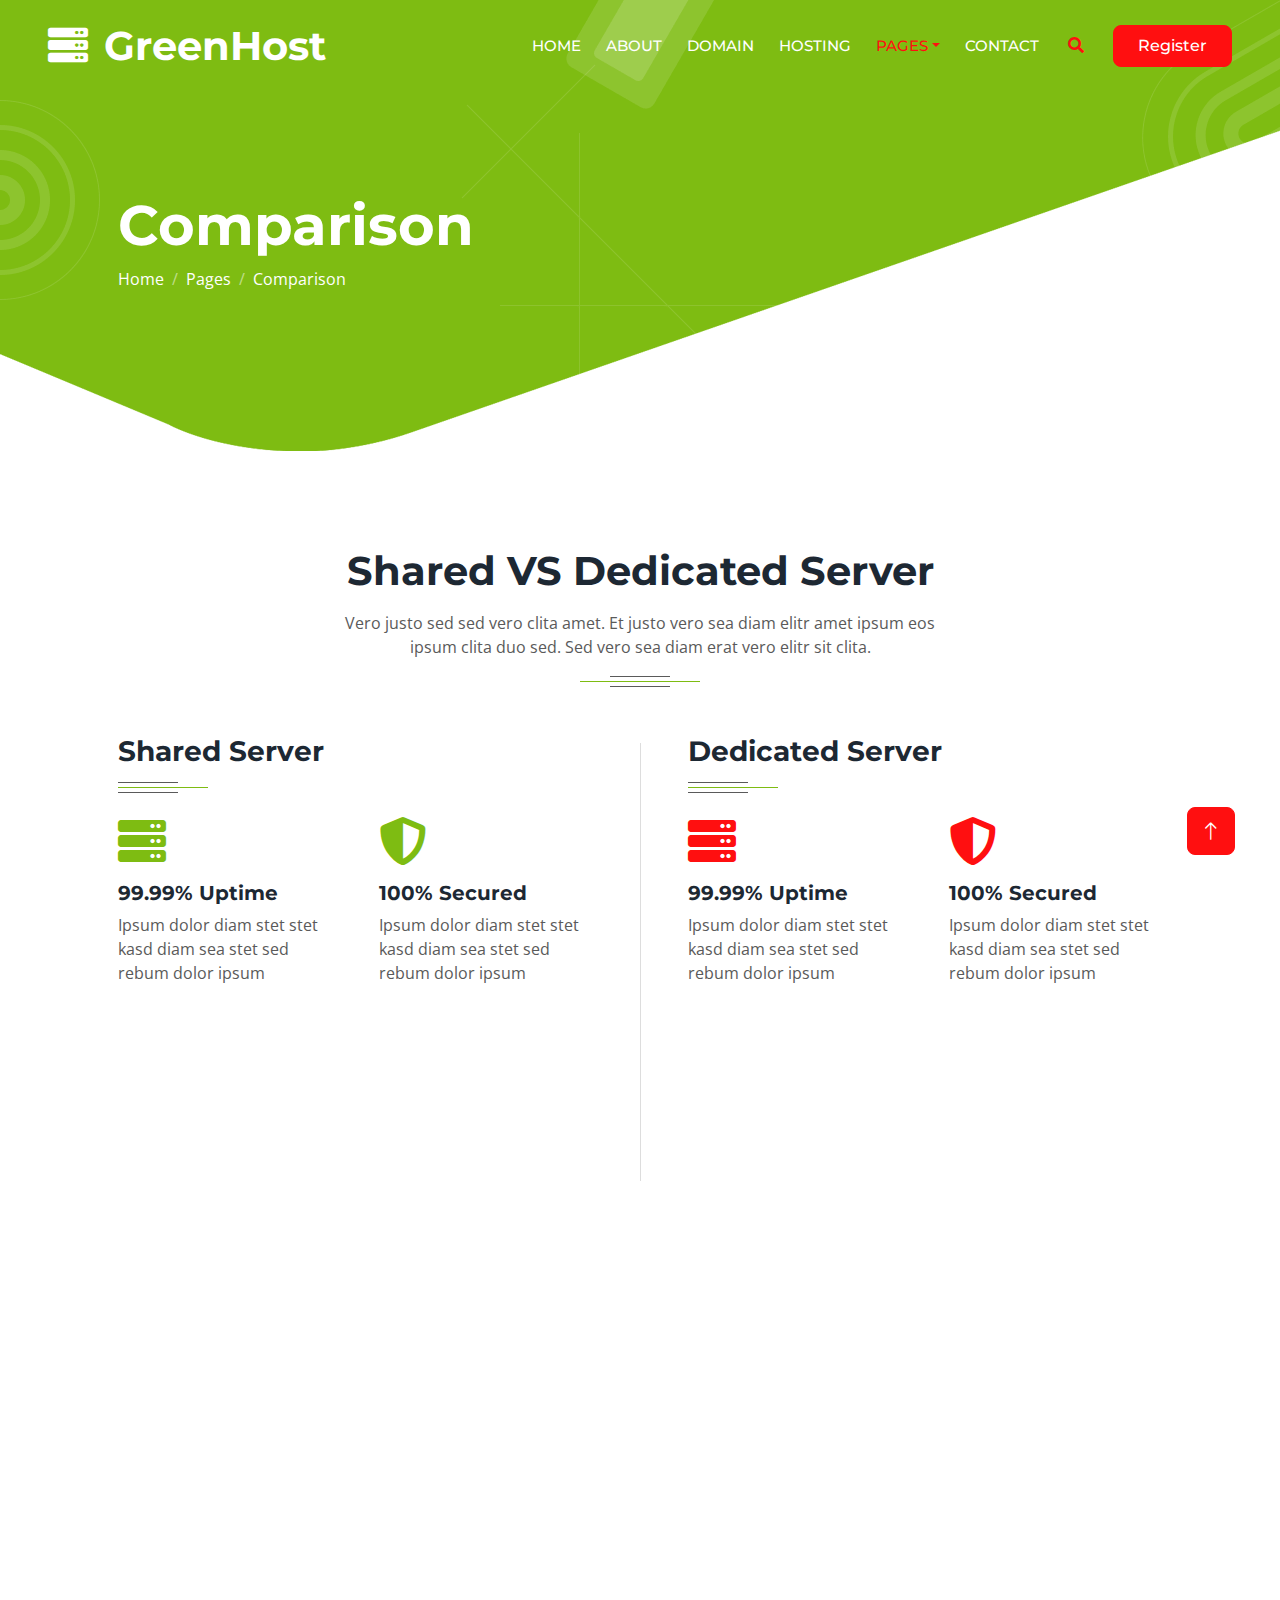
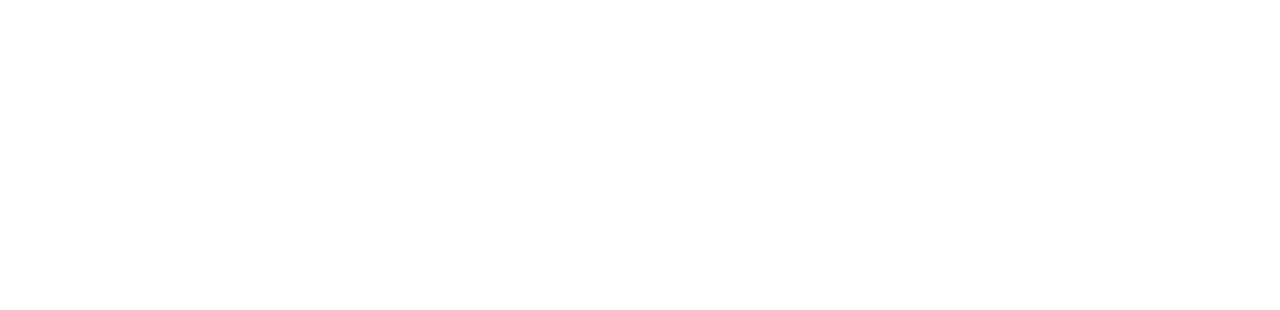
<file: demo5-pohja/comparison.html>
<!DOCTYPE html>
<html lang="en">

<head>
    <meta charset="utf-8">
    <title>GreenHost - Web Hosting HTML Template</title>
    <meta content="width=device-width, initial-scale=1.0" name="viewport">
    <meta content="" name="keywords">
    <meta content="" name="description">

    <!-- Favicon -->
    <link href="img/favicon.ico" rel="icon">

    <!-- Google Web Fonts -->
    <link rel="preconnect" href="https://fonts.googleapis.com">
    <link rel="preconnect" href="https://fonts.gstatic.com" crossorigin>
    <link href="https://fonts.googleapis.com/css2?family=Montserrat:wght@400;500;600;700&family=Open+Sans:wght@400;500;600;700&display=swap" rel="stylesheet">  

    <!-- Icon Font Stylesheet -->
    <link href="https://cdnjs.cloudflare.com/ajax/libs/font-awesome/5.10.0/css/all.min.css" rel="stylesheet">
    <link href="https://cdn.jsdelivr.net/npm/bootstrap-icons@1.4.1/font/bootstrap-icons.css" rel="stylesheet">

    <!-- Libraries Stylesheet -->
    <link href="lib/animate/animate.min.css" rel="stylesheet">
    <link href="lib/owlcarousel/assets/owl.carousel.min.css" rel="stylesheet">

    <!-- Customized Bootstrap Stylesheet -->
    <link href="css/bootstrap.min.css" rel="stylesheet">

    <!-- Template Stylesheet -->
    <link href="css/style.css" rel="stylesheet">
</head>

<body>
    <div class="container-xxl bg-white p-0">
        <!-- Spinner Start -->
        <div id="spinner" class="show bg-white position-fixed translate-middle w-100 vh-100 top-50 start-50 d-flex align-items-center justify-content-center">
            <div class="spinner-border text-primary" style="width: 3rem; height: 3rem;" role="status">
                <span class="sr-only">Loading...</span>
            </div>
        </div>
        <!-- Spinner End -->


        <!-- Navbar & Hero Start -->
        <div class="container-xxl position-relative p-0">
            <nav class="navbar navbar-expand-lg navbar-light px-4 px-lg-5 py-3 py-lg-0">
                <a href="" class="navbar-brand p-0">
                    <h1 class="m-0"><i class="fa fa-server me-3"></i>GreenHost</h1>
                    <!-- <img src="img/logo.png" alt="Logo"> -->
                </a>
                <button class="navbar-toggler" type="button" data-bs-toggle="collapse" data-bs-target="#navbarCollapse">
                    <span class="fa fa-bars"></span>
                </button>
                <div class="collapse navbar-collapse" id="navbarCollapse">
                    <div class="navbar-nav ms-auto py-0">
                        <a href="index.html" class="nav-item nav-link">Home</a>
                        <a href="about.html" class="nav-item nav-link">About</a>
                        <a href="domain.html" class="nav-item nav-link">Domain</a>
                        <a href="hosting.html" class="nav-item nav-link">Hosting</a>
                        <div class="nav-item dropdown">
                            <a href="#" class="nav-link dropdown-toggle active" data-bs-toggle="dropdown">Pages</a>
                            <div class="dropdown-menu m-0">
                                <a href="team.html" class="dropdown-item">Our Team</a>
                                <a href="testimonial.html" class="dropdown-item">Testimonial</a>
                                <a href="comparison.html" class="dropdown-item active">Comparison</a>
                            </div>
                        </div>
                        <a href="contact.html" class="nav-item nav-link">Contact</a>
                    </div>
                    <butaton type="button" class="btn text-secondary ms-3" data-bs-toggle="modal" data-bs-target="#searchModal"><i class="fa fa-search"></i></butaton>
                    <a href="" class="btn btn-secondary py-2 px-4 ms-3">Register</a>
                </div>
            </nav>

            <div class="container-xxl py-5 bg-primary hero-header mb-5">
                <div class="container my-5 py-5 px-lg-5">
                    <div class="row g-5 pt-5">
                        <div class="col-12 text-center text-lg-start">
                            <h1 class="display-4 text-white animated slideInLeft">Comparison</h1>
                            <nav aria-label="breadcrumb">
                                <ol class="breadcrumb justify-content-center justify-content-lg-start animated slideInLeft">
                                    <li class="breadcrumb-item"><a class="text-white" href="#">Home</a></li>
                                    <li class="breadcrumb-item"><a class="text-white" href="#">Pages</a></li>
                                    <li class="breadcrumb-item text-white active" aria-current="page">Comparison</li>
                                </ol>
                            </nav>
                        </div>
                    </div>
                </div>
            </div>
        </div>
        <!-- Navbar & Hero End -->


        <!-- Full Screen Search Start -->
        <div class="modal fade" id="searchModal" tabindex="-1">
            <div class="modal-dialog modal-fullscreen">
                <div class="modal-content" style="background: rgba(29, 40, 51, 0.8);">
                    <div class="modal-header border-0">
                        <button type="button" class="btn bg-white btn-close" data-bs-dismiss="modal" aria-label="Close"></button>
                    </div>
                    <div class="modal-body d-flex align-items-center justify-content-center">
                        <div class="input-group" style="max-width: 600px;">
                            <input type="text" class="form-control bg-transparent border-light p-3" placeholder="Type search keyword">
                            <button class="btn btn-light px-4"><i class="bi bi-search"></i></button>
                        </div>
                    </div>
                </div>
            </div>
        </div>
        <!-- Full Screen Search End -->


        <!-- Comparison Start -->
        <div class="container-xxl py-5">
            <div class="container px-lg-5">
                <div class="section-title position-relative text-center mx-auto mb-5 pb-4 wow fadeInUp" data-wow-delay="0.1s" style="max-width: 600px;">
                    <h1 class="mb-3">Shared VS Dedicated Server</h1>
                    <p class="mb-1">Vero justo sed sed vero clita amet. Et justo vero sea diam elitr amet ipsum eos
                        ipsum clita duo sed. Sed vero sea diam erat vero elitr sit clita.</p>
                </div>
                <div class="row g-5 comparison position-relative">
                    <div class="col-lg-6 pe-lg-5">
                        <div class="section-title position-relative mx-auto mb-4 pb-4">
                            <h3 class="fw-bold mb-0">Shared Server</h3>
                        </div>
                        <div class="row gy-3 gx-5">
                            <div class="col-sm-6 wow fadeIn" data-wow-delay="0.1s">
                                <i class="fa fa-server fa-3x text-primary mb-3"></i>
                                <h5 class="fw-bold">99.99% Uptime</h5>
                                <p>Ipsum dolor diam stet stet kasd diam sea stet sed rebum dolor ipsum</p>
                            </div>
                            <div class="col-sm-6 wow fadeIn" data-wow-delay="0.3s">
                                <i class="fa fa-shield-alt fa-3x text-primary mb-3"></i>
                                <h5 class="fw-bold">100% Secured</h5>
                                <p>Ipsum dolor diam stet stet kasd diam sea stet sed rebum dolor ipsum</p>
                            </div>
                            <div class="col-sm-6 wow fadeIn" data-wow-delay="0.5s">
                                <i class="fa fa-cog fa-3x text-primary mb-3"></i>
                                <h5 class="fw-bold">Control Panel</h5>
                                <p>Ipsum dolor diam stet stet kasd diam sea stet sed rebum dolor ipsum</p>
                            </div>
                            <div class="col-sm-6 wow fadeIn" data-wow-delay="0.7s">
                                <i class="fa fa-headset fa-3x text-primary mb-3"></i>
                                <h5 class="fw-bold">24/7 Support</h5>
                                <p>Ipsum dolor diam stet stet kasd diam sea stet sed rebum dolor ipsum</p>
                            </div>
                        </div>
                    </div>
                    <div class="col-lg-6 ps-lg-5">
                        <div class="section-title position-relative mx-auto mb-4 pb-4">
                            <h3 class="fw-bold mb-0">Dedicated Server</h3>
                        </div>
                        <div class="row gy-3 gx-5">
                            <div class="col-sm-6 wow fadeIn" data-wow-delay="0.1s">
                                <i class="fa fa-server fa-3x text-secondary mb-3"></i>
                                <h5 class="fw-bold">99.99% Uptime</h5>
                                <p>Ipsum dolor diam stet stet kasd diam sea stet sed rebum dolor ipsum</p>
                            </div>
                            <div class="col-sm-6 wow fadeIn" data-wow-delay="0.3s">
                                <i class="fa fa-shield-alt fa-3x text-secondary mb-3"></i>
                                <h5 class="fw-bold">100% Secured</h5>
                                <p>Ipsum dolor diam stet stet kasd diam sea stet sed rebum dolor ipsum</p>
                            </div>
                            <div class="col-sm-6 wow fadeIn" data-wow-delay="0.5s">
                                <i class="fa fa-cog fa-3x text-secondary mb-3"></i>
                                <h5 class="fw-bold">Control Panel</h5>
                                <p>Ipsum dolor diam stet stet kasd diam sea stet sed rebum dolor ipsum</p>
                            </div>
                            <div class="col-sm-6 wow fadeIn" data-wow-delay="0.7s">
                                <i class="fa fa-headset fa-3x text-secondary mb-3"></i>
                                <h5 class="fw-bold">24/7 Support</h5>
                                <p>Ipsum dolor diam stet stet kasd diam sea stet sed rebum dolor ipsum</p>
                            </div>
                        </div>
                    </div>
                </div>
            </div>
        </div>
        <!-- Comparison Start -->
        

        <!-- Footer Start -->
        <div class="container-fluid bg-primary text-white footer mt-5 pt-5 wow fadeIn" data-wow-delay="0.1s">
            <div class="container py-5 px-lg-5">
                <div class="row gy-5 gx-4 pt-5">
                    <div class="col-12">
                        <h5 class="fw-bold text-white mb-4">Subscribe Our Newsletter</h5>
                        <div class="position-relative" style="max-width: 400px;">
                            <input class="form-control bg-white border-0 w-100 py-3 ps-4 pe-5" type="text" placeholder="Enter your email">
                            <button type="button" class="btn btn-primary py-2 px-3 position-absolute top-0 end-0 mt-2 me-2">Submit</button>
                        </div>
                    </div>
                    <div class="col-lg-5 col-md-12">
                        <div class="row gy-5 g-4">
                            <div class="col-md-6">
                                <h5 class="fw-bold text-white mb-4">About Us</h5>
                                <a class="btn btn-link" href="">About Us</a>
                                <a class="btn btn-link" href="">Contact Us</a>
                                <a class="btn btn-link" href="">Privacy Policy</a>
                                <a class="btn btn-link" href="">Terms & Condition</a>
                                <a class="btn btn-link" href="">Support</a>
                            </div>
                            <div class="col-md-6">
                                <h5 class="fw-bold text-white mb-4">Our Services</h5>
                                <a class="btn btn-link" href="">Domain Register</a>
                                <a class="btn btn-link" href="">Shared Hosting</a>
                                <a class="btn btn-link" href="">VPS Hosting</a>
                                <a class="btn btn-link" href="">Dedicated Hosting</a>
                                <a class="btn btn-link" href="">Reseller Hosting</a>
                            </div>
                        </div>
                    </div>
                    <div class="col-md-6 col-lg-3">
                        <h5 class="fw-bold text-white mb-4">Get In Touch</h5>
                        <p class="mb-2"><i class="fa fa-map-marker-alt me-3"></i>123 Street, New York, USA</p>
                        <p class="mb-2"><i class="fa fa-phone-alt me-3"></i>+012 345 67890</p>
                        <p class="mb-2"><i class="fa fa-envelope me-3"></i>info@example.com</p>
                        <div class="d-flex pt-2">
                            <a class="btn btn-outline-light btn-social" href=""><i class="fab fa-twitter"></i></a>
                            <a class="btn btn-outline-light btn-social" href=""><i class="fab fa-facebook-f"></i></a>
                            <a class="btn btn-outline-light btn-social" href=""><i class="fab fa-youtube"></i></a>
                            <a class="btn btn-outline-light btn-social" href=""><i class="fab fa-linkedin-in"></i></a>
                        </div>
                    </div>
                    <div class="col-md-6 col-lg-4 mt-lg-n5">
                        <div class="bg-light rounded" style="padding: 30px;">
                            <input type="text" class="form-control border-0 py-2 mb-2" placeholder="Name">
                            <input type="email" class="form-control border-0 py-2 mb-2" placeholder="Email">
                            <textarea class="form-control border-0 mb-2" rows="2" placeholder="Message"></textarea>
                            <button class="btn btn-primary w-100 py-2">Send Message</button>
                        </div>
                    </div>
                </div>
            </div>
            <div class="container px-lg-5">
                <div class="copyright">
                    <div class="row">
                        <div class="col-md-6 text-center text-md-start mb-3 mb-md-0">
                            &copy; <a class="border-bottom" href="#">Your Site Name</a>, All Right Reserved. 
							
							<!--/*** This template is free as long as you keep the footer author’s credit link/attribution link/backlink. If you'd like to use the template without the footer author’s credit link/attribution link/backlink, you can purchase the Credit Removal License from "https://htmlcodex.com/credit-removal". Thank you for your support. ***/-->
							Designed By <a class="border-bottom" href="https://htmlcodex.com">HTML Codex</a>
                        </div>
                        <div class="col-md-6 text-center text-md-end">
                            <div class="footer-menu">
                                <a href="">Home</a>
                                <a href="">Cookies</a>
                                <a href="">Help</a>
                                <a href="">FQAs</a>
                            </div>
                        </div>
                    </div>
                </div>
            </div>
        </div>
        <!-- Footer End -->


        <!-- Back to Top -->
        <a href="#" class="btn btn-lg btn-secondary btn-lg-square back-to-top"><i class="bi bi-arrow-up"></i></a>
    </div>

    <!-- JavaScript Libraries -->
    <script src="https://code.jquery.com/jquery-3.4.1.min.js"></script>
    <script src="https://cdn.jsdelivr.net/npm/bootstrap@5.0.0/dist/js/bootstrap.bundle.min.js"></script>
    <script src="lib/wow/wow.min.js"></script>
    <script src="lib/easing/easing.min.js"></script>
    <script src="lib/waypoints/waypoints.min.js"></script>
    <script src="lib/counterup/counterup.min.js"></script>
    <script src="lib/owlcarousel/owl.carousel.min.js"></script>

    <!-- Template Javascript -->
    <script src="js/main.js"></script>
</body>

</html>
</file>
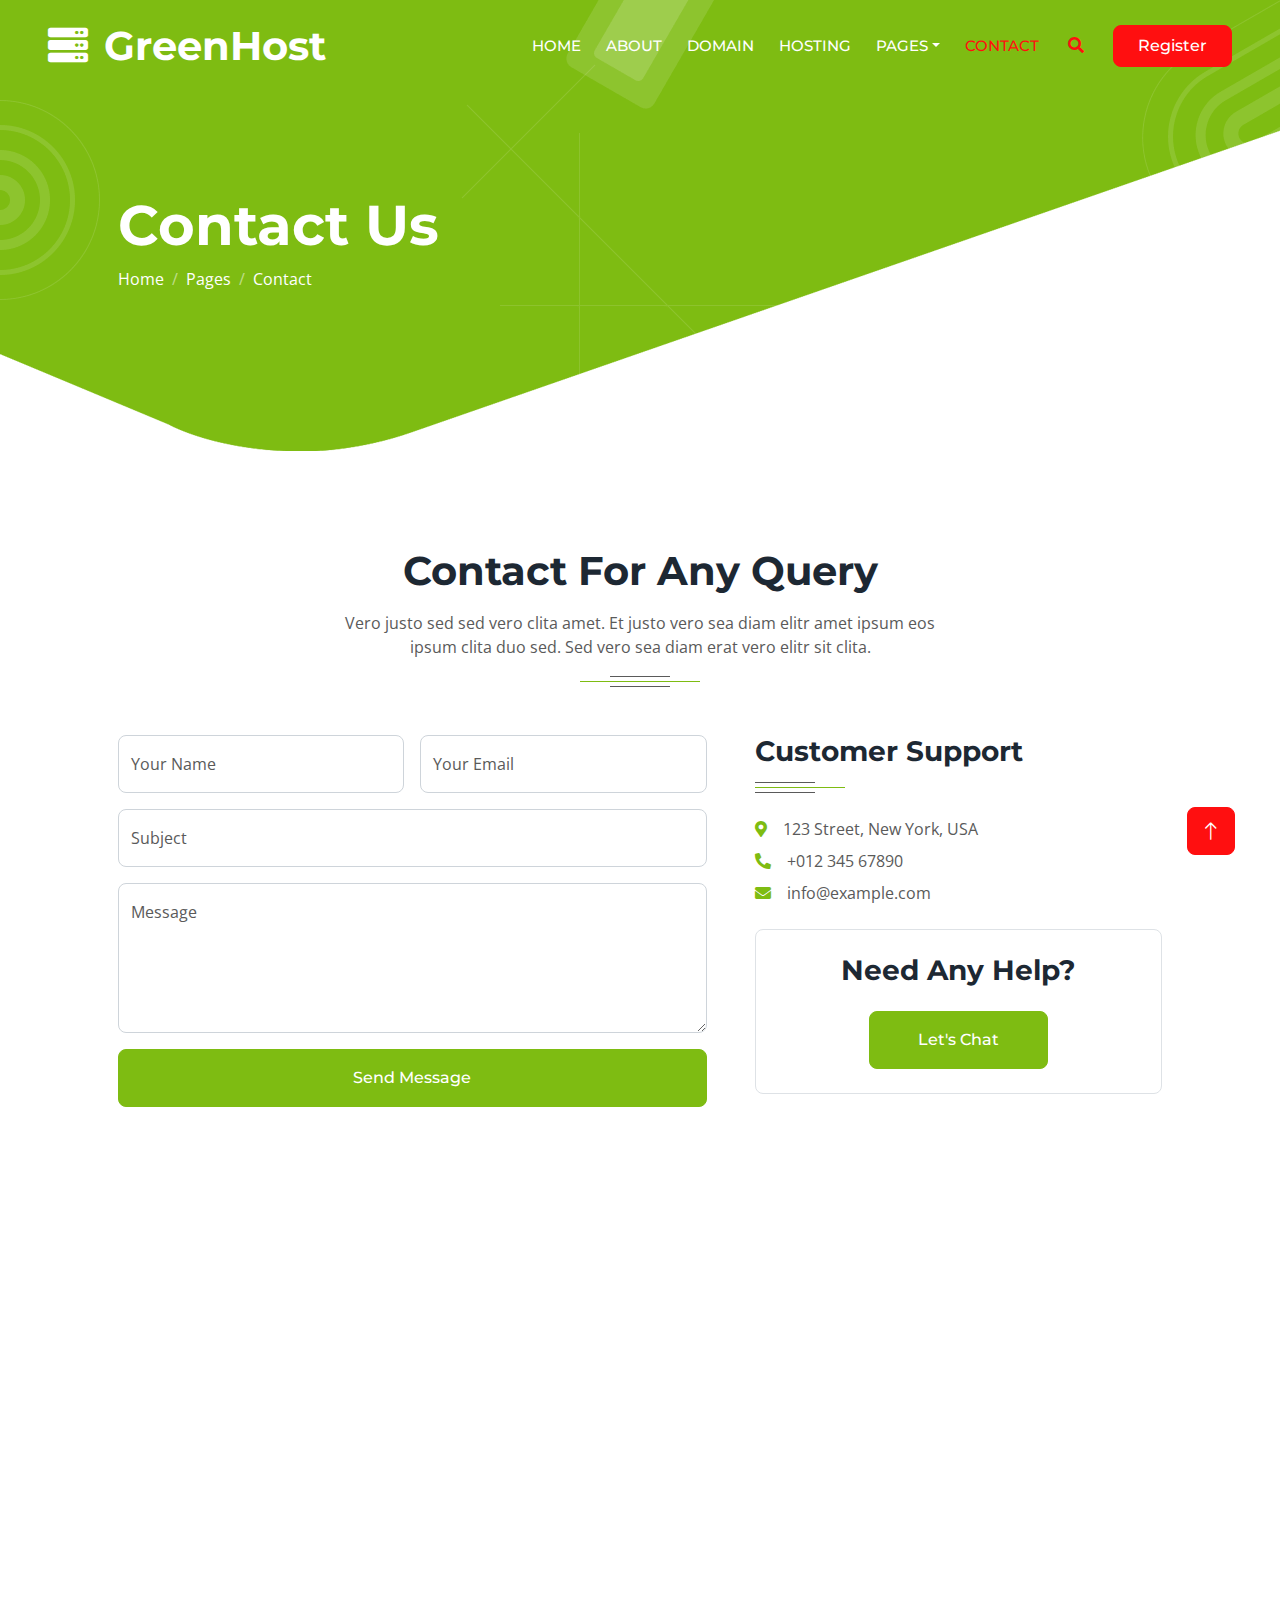
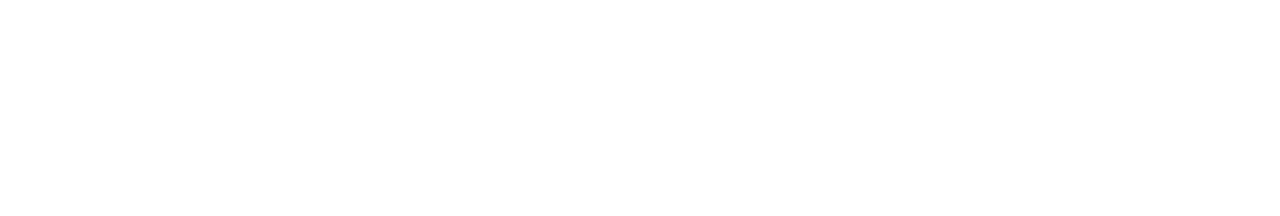
<file: demo5-pohja/contact.html>
<!DOCTYPE html>
<html lang="en">

<head>
    <meta charset="utf-8">
    <title>GreenHost - Web Hosting HTML Template</title>
    <meta content="width=device-width, initial-scale=1.0" name="viewport">
    <meta content="" name="keywords">
    <meta content="" name="description">

    <!-- Favicon -->
    <link href="img/favicon.ico" rel="icon">

    <!-- Google Web Fonts -->
    <link rel="preconnect" href="https://fonts.googleapis.com">
    <link rel="preconnect" href="https://fonts.gstatic.com" crossorigin>
    <link href="https://fonts.googleapis.com/css2?family=Montserrat:wght@400;500;600;700&family=Open+Sans:wght@400;500;600;700&display=swap" rel="stylesheet">  

    <!-- Icon Font Stylesheet -->
    <link href="https://cdnjs.cloudflare.com/ajax/libs/font-awesome/5.10.0/css/all.min.css" rel="stylesheet">
    <link href="https://cdn.jsdelivr.net/npm/bootstrap-icons@1.4.1/font/bootstrap-icons.css" rel="stylesheet">

    <!-- Libraries Stylesheet -->
    <link href="lib/animate/animate.min.css" rel="stylesheet">
    <link href="lib/owlcarousel/assets/owl.carousel.min.css" rel="stylesheet">

    <!-- Customized Bootstrap Stylesheet -->
    <link href="css/bootstrap.min.css" rel="stylesheet">

    <!-- Template Stylesheet -->
    <link href="css/style.css" rel="stylesheet">
</head>

<body>
    <div class="container-xxl bg-white p-0">
        <!-- Spinner Start -->
        <div id="spinner" class="show bg-white position-fixed translate-middle w-100 vh-100 top-50 start-50 d-flex align-items-center justify-content-center">
            <div class="spinner-border text-primary" style="width: 3rem; height: 3rem;" role="status">
                <span class="sr-only">Loading...</span>
            </div>
        </div>
        <!-- Spinner End -->


        <!-- Navbar & Hero Start -->
        <div class="container-xxl position-relative p-0">
            <nav class="navbar navbar-expand-lg navbar-light px-4 px-lg-5 py-3 py-lg-0">
                <a href="" class="navbar-brand p-0">
                    <h1 class="m-0"><i class="fa fa-server me-3"></i>GreenHost</h1>
                    <!-- <img src="img/logo.png" alt="Logo"> -->
                </a>
                <button class="navbar-toggler" type="button" data-bs-toggle="collapse" data-bs-target="#navbarCollapse">
                    <span class="fa fa-bars"></span>
                </button>
                <div class="collapse navbar-collapse" id="navbarCollapse">
                    <div class="navbar-nav ms-auto py-0">
                        <a href="index.html" class="nav-item nav-link">Home</a>
                        <a href="about.html" class="nav-item nav-link">About</a>
                        <a href="domain.html" class="nav-item nav-link">Domain</a>
                        <a href="hosting.html" class="nav-item nav-link">Hosting</a>
                        <div class="nav-item dropdown">
                            <a href="#" class="nav-link dropdown-toggle" data-bs-toggle="dropdown">Pages</a>
                            <div class="dropdown-menu m-0">
                                <a href="team.html" class="dropdown-item">Our Team</a>
                                <a href="testimonial.html" class="dropdown-item">Testimonial</a>
                                <a href="comparison.html" class="dropdown-item">Comparison</a>
                            </div>
                        </div>
                        <a href="contact.html" class="nav-item nav-link active">Contact</a>
                    </div>
                    <butaton type="button" class="btn text-secondary ms-3" data-bs-toggle="modal" data-bs-target="#searchModal"><i class="fa fa-search"></i></butaton>
                    <a href="" class="btn btn-secondary py-2 px-4 ms-3">Register</a>
                </div>
            </nav>

            <div class="container-xxl py-5 bg-primary hero-header mb-5">
                <div class="container my-5 py-5 px-lg-5">
                    <div class="row g-5 pt-5">
                        <div class="col-12 text-center text-lg-start">
                            <h1 class="display-4 text-white animated slideInLeft">Contact Us</h1>
                            <nav aria-label="breadcrumb">
                                <ol class="breadcrumb justify-content-center justify-content-lg-start animated slideInLeft">
                                    <li class="breadcrumb-item"><a class="text-white" href="#">Home</a></li>
                                    <li class="breadcrumb-item"><a class="text-white" href="#">Pages</a></li>
                                    <li class="breadcrumb-item text-white active" aria-current="page">Contact</li>
                                </ol>
                            </nav>
                        </div>
                    </div>
                </div>
            </div>
        </div>
        <!-- Navbar & Hero End -->


        <!-- Full Screen Search Start -->
        <div class="modal fade" id="searchModal" tabindex="-1">
            <div class="modal-dialog modal-fullscreen">
                <div class="modal-content" style="background: rgba(29, 40, 51, 0.8);">
                    <div class="modal-header border-0">
                        <button type="button" class="btn bg-white btn-close" data-bs-dismiss="modal" aria-label="Close"></button>
                    </div>
                    <div class="modal-body d-flex align-items-center justify-content-center">
                        <div class="input-group" style="max-width: 600px;">
                            <input type="text" class="form-control bg-transparent border-light p-3" placeholder="Type search keyword">
                            <button class="btn btn-light px-4"><i class="bi bi-search"></i></button>
                        </div>
                    </div>
                </div>
            </div>
        </div>
        <!-- Full Screen Search End -->


        <!-- Contact Start -->
        <div class="container-xxl py-5">
            <div class="container px-lg-5">
                <div class="section-title position-relative text-center mx-auto mb-5 pb-4 wow fadeInUp" data-wow-delay="0.1s" style="max-width: 600px;">
                    <h1 class="mb-3">Contact For Any Query</h1>
                    <p class="mb-1">Vero justo sed sed vero clita amet. Et justo vero sea diam elitr amet ipsum eos ipsum clita duo sed. Sed vero sea diam erat vero elitr sit clita.</p>
                </div>
                <div class="row g-5">
                    <div class="col-lg-7 col-md-6">
                        <div class="wow fadeInUp" data-wow-delay="0.2s">
                            <form>
                                <div class="row g-3">
                                    <div class="col-md-6">
                                        <div class="form-floating">
                                            <input type="text" class="form-control" id="name" placeholder="Your Name">
                                            <label for="name">Your Name</label>
                                        </div>
                                    </div>
                                    <div class="col-md-6">
                                        <div class="form-floating">
                                            <input type="email" class="form-control" id="email" placeholder="Your Email">
                                            <label for="email">Your Email</label>
                                        </div>
                                    </div>
                                    <div class="col-12">
                                        <div class="form-floating">
                                            <input type="text" class="form-control" id="subject" placeholder="Subject">
                                            <label for="subject">Subject</label>
                                        </div>
                                    </div>
                                    <div class="col-12">
                                        <div class="form-floating">
                                            <textarea class="form-control" placeholder="Leave a message here" id="message" style="height: 150px"></textarea>
                                            <label for="message">Message</label>
                                        </div>
                                    </div>
                                    <div class="col-12">
                                        <button class="btn btn-primary w-100 py-3" type="submit">Send Message</button>
                                    </div>
                                </div>
                            </form>
                        </div>
                    </div>
                    <div class="col-lg-5 col-md-6 wow fadeInUp" data-wow-delay="0.5s">
                        <div class="section-title position-relative mx-auto mb-4 pb-4">
                            <h3 class="fw-bold mb-0">Customer Support</h3>
                        </div>
                        <p class="mb-2"><i class="fa fa-map-marker-alt text-primary me-3"></i>123 Street, New York, USA</p>
                        <p class="mb-2"><i class="fa fa-phone-alt text-primary me-3"></i>+012 345 67890</p>
                        <p class="mb-2"><i class="fa fa-envelope text-primary me-3"></i>info@example.com</p>
                        <div class="border rounded text-center p-4 mt-4">
                            <h3 class="fw-bold mb-4">Need Any Help?</h3>
                            <a class="btn btn-primary py-3 px-5" href="">Let's Chat</a>
                        </div>
                    </div>
                </div>
            </div>
        </div>
        <!-- Contact End -->
        

        <!-- Footer Start -->
        <div class="container-fluid bg-primary text-white footer mt-5 pt-5 wow fadeIn" data-wow-delay="0.1s">
            <div class="container py-5 px-lg-5">
                <div class="row gy-5 gx-4 pt-5">
                    <div class="col-12">
                        <h5 class="fw-bold text-white mb-4">Subscribe Our Newsletter</h5>
                        <div class="position-relative" style="max-width: 400px;">
                            <input class="form-control bg-white border-0 w-100 py-3 ps-4 pe-5" type="text" placeholder="Enter your email">
                            <button type="button" class="btn btn-primary py-2 px-3 position-absolute top-0 end-0 mt-2 me-2">Submit</button>
                        </div>
                    </div>
                    <div class="col-lg-5 col-md-12">
                        <div class="row gy-5 g-4">
                            <div class="col-md-6">
                                <h5 class="fw-bold text-white mb-4">About Us</h5>
                                <a class="btn btn-link" href="">About Us</a>
                                <a class="btn btn-link" href="">Contact Us</a>
                                <a class="btn btn-link" href="">Privacy Policy</a>
                                <a class="btn btn-link" href="">Terms & Condition</a>
                                <a class="btn btn-link" href="">Support</a>
                            </div>
                            <div class="col-md-6">
                                <h5 class="fw-bold text-white mb-4">Our Services</h5>
                                <a class="btn btn-link" href="">Domain Register</a>
                                <a class="btn btn-link" href="">Shared Hosting</a>
                                <a class="btn btn-link" href="">VPS Hosting</a>
                                <a class="btn btn-link" href="">Dedicated Hosting</a>
                                <a class="btn btn-link" href="">Reseller Hosting</a>
                            </div>
                        </div>
                    </div>
                    <div class="col-md-6 col-lg-3">
                        <h5 class="fw-bold text-white mb-4">Get In Touch</h5>
                        <p class="mb-2"><i class="fa fa-map-marker-alt me-3"></i>123 Street, New York, USA</p>
                        <p class="mb-2"><i class="fa fa-phone-alt me-3"></i>+012 345 67890</p>
                        <p class="mb-2"><i class="fa fa-envelope me-3"></i>info@example.com</p>
                        <div class="d-flex pt-2">
                            <a class="btn btn-outline-light btn-social" href=""><i class="fab fa-twitter"></i></a>
                            <a class="btn btn-outline-light btn-social" href=""><i class="fab fa-facebook-f"></i></a>
                            <a class="btn btn-outline-light btn-social" href=""><i class="fab fa-youtube"></i></a>
                            <a class="btn btn-outline-light btn-social" href=""><i class="fab fa-linkedin-in"></i></a>
                        </div>
                    </div>
                    <div class="col-md-6 col-lg-4 mt-lg-n5">
                        <div class="bg-light rounded" style="padding: 30px;">
                            <input type="text" class="form-control border-0 py-2 mb-2" placeholder="Name">
                            <input type="email" class="form-control border-0 py-2 mb-2" placeholder="Email">
                            <textarea class="form-control border-0 mb-2" rows="2" placeholder="Message"></textarea>
                            <button class="btn btn-primary w-100 py-2">Send Message</button>
                        </div>
                    </div>
                </div>
            </div>
            <div class="container px-lg-5">
                <div class="copyright">
                    <div class="row">
                        <div class="col-md-6 text-center text-md-start mb-3 mb-md-0">
                            &copy; <a class="border-bottom" href="#">Your Site Name</a>, All Right Reserved. 
							
							<!--/*** This template is free as long as you keep the footer author’s credit link/attribution link/backlink. If you'd like to use the template without the footer author’s credit link/attribution link/backlink, you can purchase the Credit Removal License from "https://htmlcodex.com/credit-removal". Thank you for your support. ***/-->
							Designed By <a class="border-bottom" href="https://htmlcodex.com">HTML Codex</a>
                        </div>
                        <div class="col-md-6 text-center text-md-end">
                            <div class="footer-menu">
                                <a href="">Home</a>
                                <a href="">Cookies</a>
                                <a href="">Help</a>
                                <a href="">FQAs</a>
                            </div>
                        </div>
                    </div>
                </div>
            </div>
        </div>
        <!-- Footer End -->


        <!-- Back to Top -->
        <a href="#" class="btn btn-lg btn-secondary btn-lg-square back-to-top"><i class="bi bi-arrow-up"></i></a>
    </div>

    <!-- JavaScript Libraries -->
    <script src="https://code.jquery.com/jquery-3.4.1.min.js"></script>
    <script src="https://cdn.jsdelivr.net/npm/bootstrap@5.0.0/dist/js/bootstrap.bundle.min.js"></script>
    <script src="lib/wow/wow.min.js"></script>
    <script src="lib/easing/easing.min.js"></script>
    <script src="lib/waypoints/waypoints.min.js"></script>
    <script src="lib/counterup/counterup.min.js"></script>
    <script src="lib/owlcarousel/owl.carousel.min.js"></script>

    <!-- Template Javascript -->
    <script src="js/main.js"></script>
</body>

</html>
</file>
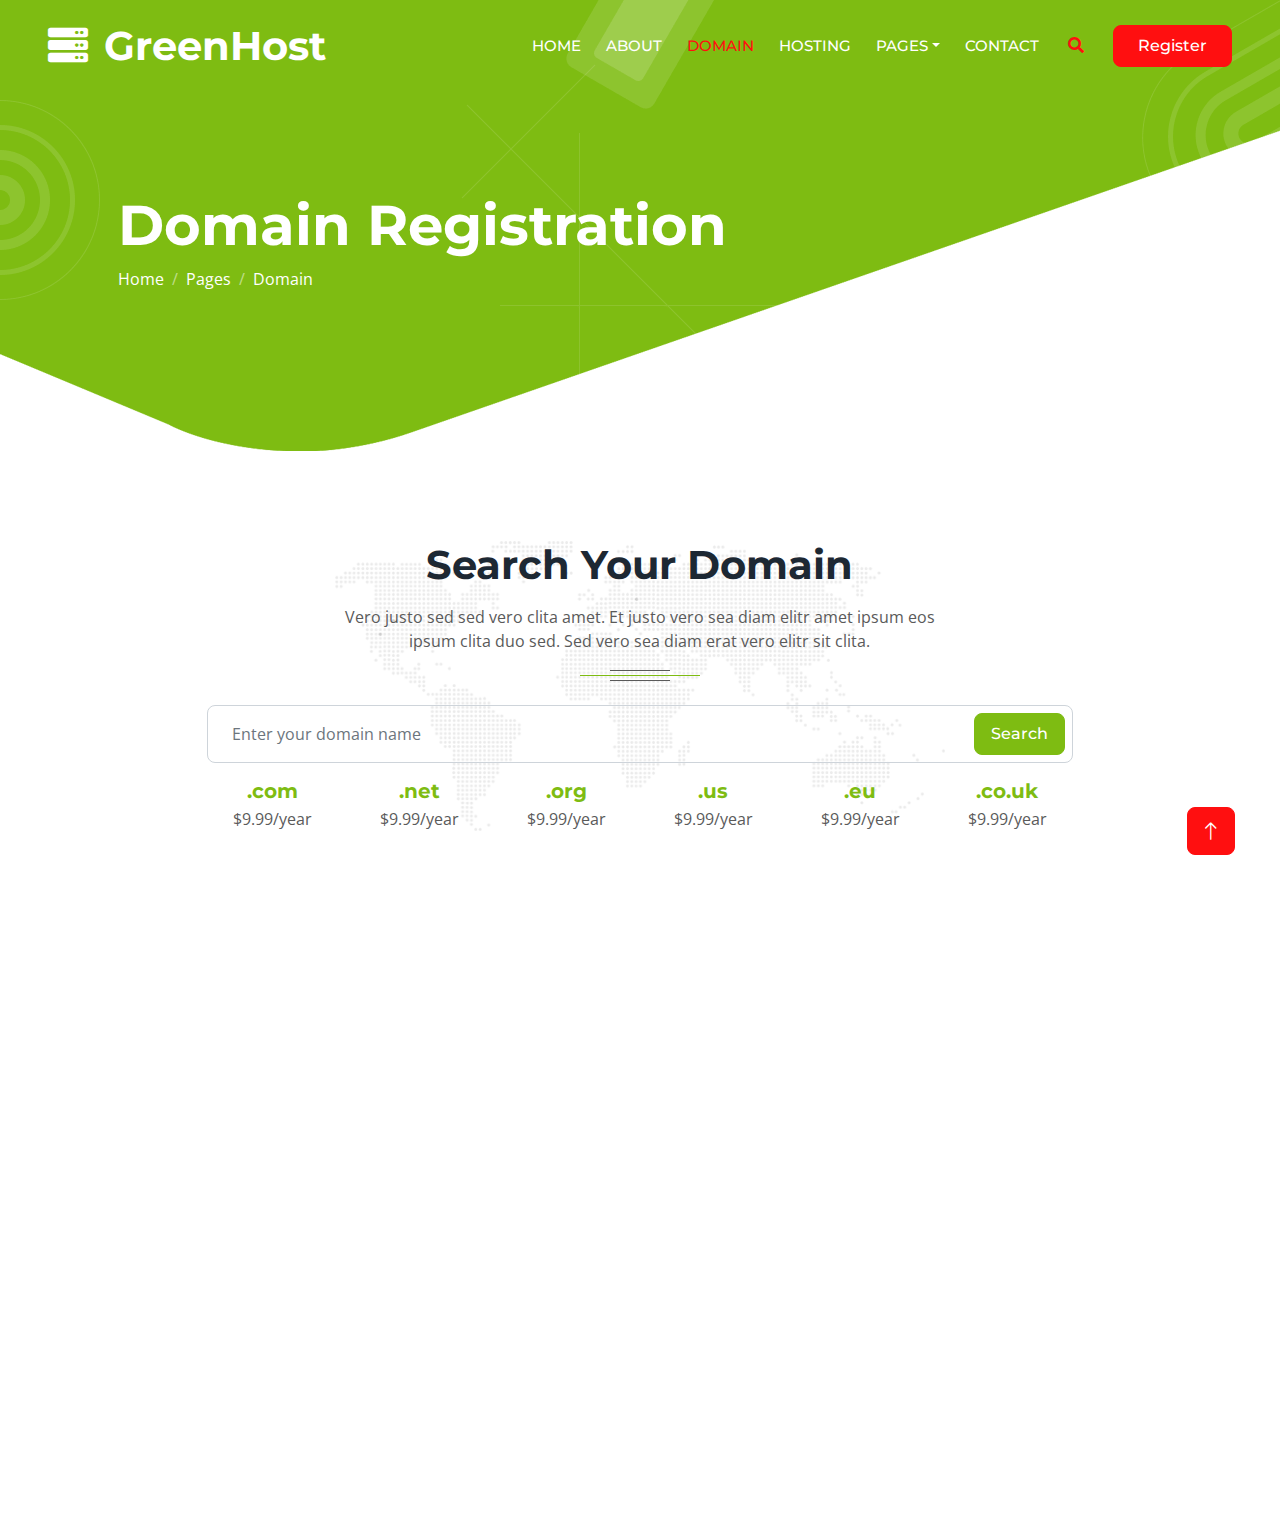
<file: demo5-pohja/domain.html>
<!DOCTYPE html>
<html lang="en">

<head>
    <meta charset="utf-8">
    <title>GreenHost - Web Hosting HTML Template</title>
    <meta content="width=device-width, initial-scale=1.0" name="viewport">
    <meta content="" name="keywords">
    <meta content="" name="description">

    <!-- Favicon -->
    <link href="img/favicon.ico" rel="icon">

    <!-- Google Web Fonts -->
    <link rel="preconnect" href="https://fonts.googleapis.com">
    <link rel="preconnect" href="https://fonts.gstatic.com" crossorigin>
    <link href="https://fonts.googleapis.com/css2?family=Montserrat:wght@400;500;600;700&family=Open+Sans:wght@400;500;600;700&display=swap" rel="stylesheet">  

    <!-- Icon Font Stylesheet -->
    <link href="https://cdnjs.cloudflare.com/ajax/libs/font-awesome/5.10.0/css/all.min.css" rel="stylesheet">
    <link href="https://cdn.jsdelivr.net/npm/bootstrap-icons@1.4.1/font/bootstrap-icons.css" rel="stylesheet">

    <!-- Libraries Stylesheet -->
    <link href="lib/animate/animate.min.css" rel="stylesheet">
    <link href="lib/owlcarousel/assets/owl.carousel.min.css" rel="stylesheet">

    <!-- Customized Bootstrap Stylesheet -->
    <link href="css/bootstrap.min.css" rel="stylesheet">

    <!-- Template Stylesheet -->
    <link href="css/style.css" rel="stylesheet">
</head>

<body>
    <div class="container-xxl bg-white p-0">
        <!-- Spinner Start -->
        <div id="spinner" class="show bg-white position-fixed translate-middle w-100 vh-100 top-50 start-50 d-flex align-items-center justify-content-center">
            <div class="spinner-border text-primary" style="width: 3rem; height: 3rem;" role="status">
                <span class="sr-only">Loading...</span>
            </div>
        </div>
        <!-- Spinner End -->


        <!-- Navbar & Hero Start -->
        <div class="container-xxl position-relative p-0">
            <nav class="navbar navbar-expand-lg navbar-light px-4 px-lg-5 py-3 py-lg-0">
                <a href="" class="navbar-brand p-0">
                    <h1 class="m-0"><i class="fa fa-server me-3"></i>GreenHost</h1>
                    <!-- <img src="img/logo.png" alt="Logo"> -->
                </a>
                <button class="navbar-toggler" type="button" data-bs-toggle="collapse" data-bs-target="#navbarCollapse">
                    <span class="fa fa-bars"></span>
                </button>
                <div class="collapse navbar-collapse" id="navbarCollapse">
                    <div class="navbar-nav ms-auto py-0">
                        <a href="index.html" class="nav-item nav-link">Home</a>
                        <a href="about.html" class="nav-item nav-link">About</a>
                        <a href="domain.html" class="nav-item nav-link active">Domain</a>
                        <a href="hosting.html" class="nav-item nav-link">Hosting</a>
                        <div class="nav-item dropdown">
                            <a href="#" class="nav-link dropdown-toggle" data-bs-toggle="dropdown">Pages</a>
                            <div class="dropdown-menu m-0">
                                <a href="team.html" class="dropdown-item">Our Team</a>
                                <a href="testimonial.html" class="dropdown-item">Testimonial</a>
                                <a href="comparison.html" class="dropdown-item">Comparison</a>
                            </div>
                        </div>
                        <a href="contact.html" class="nav-item nav-link">Contact</a>
                    </div>
                    <butaton type="button" class="btn text-secondary ms-3" data-bs-toggle="modal" data-bs-target="#searchModal"><i class="fa fa-search"></i></butaton>
                    <a href="" class="btn btn-secondary py-2 px-4 ms-3">Register</a>
                </div>
            </nav>

            <div class="container-xxl py-5 bg-primary hero-header mb-5">
                <div class="container my-5 py-5 px-lg-5">
                    <div class="row g-5 pt-5">
                        <div class="col-12 text-center text-lg-start">
                            <h1 class="display-4 text-white animated slideInLeft">Domain Registration</h1>
                            <nav aria-label="breadcrumb">
                                <ol class="breadcrumb justify-content-center justify-content-lg-start animated slideInLeft">
                                    <li class="breadcrumb-item"><a class="text-white" href="#">Home</a></li>
                                    <li class="breadcrumb-item"><a class="text-white" href="#">Pages</a></li>
                                    <li class="breadcrumb-item text-white active" aria-current="page">Domain</li>
                                </ol>
                            </nav>
                        </div>
                    </div>
                </div>
            </div>
        </div>
        <!-- Navbar & Hero End -->


        <!-- Full Screen Search Start -->
        <div class="modal fade" id="searchModal" tabindex="-1">
            <div class="modal-dialog modal-fullscreen">
                <div class="modal-content" style="background: rgba(29, 40, 51, 0.8);">
                    <div class="modal-header border-0">
                        <button type="button" class="btn bg-white btn-close" data-bs-dismiss="modal" aria-label="Close"></button>
                    </div>
                    <div class="modal-body d-flex align-items-center justify-content-center">
                        <div class="input-group" style="max-width: 600px;">
                            <input type="text" class="form-control bg-transparent border-light p-3" placeholder="Type search keyword">
                            <button class="btn btn-light px-4"><i class="bi bi-search"></i></button>
                        </div>
                    </div>
                </div>
            </div>
        </div>
        <!-- Full Screen Search End -->


        <!-- Domain Search Start -->
        <div class="container-xxl domain" style="margin-top: 90px; margin-bottom: 90px;">
            <div class="container px-lg-5">
                <div class="row justify-content-center">
                    <div class="col-lg-10">
                        <div class="section-title position-relative text-center mx-auto mb-4 pb-4 wow fadeInUp" data-wow-delay="0.1s" style="max-width: 600px;">
                            <h1 class="mb-3">Search Your Domain</h1>
                            <p class="mb-1">Vero justo sed sed vero clita amet. Et justo vero sea diam elitr amet ipsum eos ipsum clita duo sed. Sed vero sea diam erat vero elitr sit clita.</p>
                        </div>
                        <div class="position-relative w-100 my-3 wow fadeInUp" data-wow-delay="0.3s">
                            <input class="form-control bg-transparent w-100 py-3 ps-4 pe-5" type="text" placeholder="Enter your domain name">
                            <button type="button" class="btn btn-primary py-2 px-3 position-absolute top-0 end-0 mt-2 me-2">Search</button>
                        </div>
                        <div class="row g-3 wow fadeInUp" data-wow-delay="0.5s">
                            <div class="col-lg-2 col-md-3 col-sm-4 col-6 text-center">
                                <h5 class="fw-bold text-primary mb-1">.com</h5>
                                <p class="mb-0">$9.99/year</p>
                            </div>
                            <div class="col-lg-2 col-md-3 col-sm-4 col-6 text-center">
                                <h5 class="fw-bold text-primary mb-1">.net</h5>
                                <p class="mb-0">$9.99/year</p>
                            </div>
                            <div class="col-lg-2 col-md-3 col-sm-4 col-6 text-center">
                                <h5 class="fw-bold text-primary mb-1">.org</h5>
                                <p class="mb-0">$9.99/year</p>
                            </div>
                            <div class="col-lg-2 col-md-3 col-sm-4 col-6 text-center">
                                <h5 class="fw-bold text-primary mb-1">.us</h5>
                                <p class="mb-0">$9.99/year</p>
                            </div>
                            <div class="col-lg-2 col-md-3 col-sm-4 col-6 text-center">
                                <h5 class="fw-bold text-primary mb-1">.eu</h5>
                                <p class="mb-0">$9.99/year</p>
                            </div>
                            <div class="col-lg-2 col-md-3 col-sm-4 col-6 text-center">
                                <h5 class="fw-bold text-primary mb-1">.co.uk</h5>
                                <p class="mb-0">$9.99/year</p>
                            </div>
                        </div>
                    </div>
                </div>
            </div>
        </div>
        <!-- Domain Search End -->
        

        <!-- Footer Start -->
        <div class="container-fluid bg-primary text-white footer mt-5 pt-5 wow fadeIn" data-wow-delay="0.1s">
            <div class="container py-5 px-lg-5">
                <div class="row gy-5 gx-4 pt-5">
                    <div class="col-12">
                        <h5 class="fw-bold text-white mb-4">Subscribe Our Newsletter</h5>
                        <div class="position-relative" style="max-width: 400px;">
                            <input class="form-control bg-white border-0 w-100 py-3 ps-4 pe-5" type="text" placeholder="Enter your email">
                            <button type="button" class="btn btn-primary py-2 px-3 position-absolute top-0 end-0 mt-2 me-2">Submit</button>
                        </div>
                    </div>
                    <div class="col-lg-5 col-md-12">
                        <div class="row gy-5 g-4">
                            <div class="col-md-6">
                                <h5 class="fw-bold text-white mb-4">About Us</h5>
                                <a class="btn btn-link" href="">About Us</a>
                                <a class="btn btn-link" href="">Contact Us</a>
                                <a class="btn btn-link" href="">Privacy Policy</a>
                                <a class="btn btn-link" href="">Terms & Condition</a>
                                <a class="btn btn-link" href="">Support</a>
                            </div>
                            <div class="col-md-6">
                                <h5 class="fw-bold text-white mb-4">Our Services</h5>
                                <a class="btn btn-link" href="">Domain Register</a>
                                <a class="btn btn-link" href="">Shared Hosting</a>
                                <a class="btn btn-link" href="">VPS Hosting</a>
                                <a class="btn btn-link" href="">Dedicated Hosting</a>
                                <a class="btn btn-link" href="">Reseller Hosting</a>
                            </div>
                        </div>
                    </div>
                    <div class="col-md-6 col-lg-3">
                        <h5 class="fw-bold text-white mb-4">Get In Touch</h5>
                        <p class="mb-2"><i class="fa fa-map-marker-alt me-3"></i>123 Street, New York, USA</p>
                        <p class="mb-2"><i class="fa fa-phone-alt me-3"></i>+012 345 67890</p>
                        <p class="mb-2"><i class="fa fa-envelope me-3"></i>info@example.com</p>
                        <div class="d-flex pt-2">
                            <a class="btn btn-outline-light btn-social" href=""><i class="fab fa-twitter"></i></a>
                            <a class="btn btn-outline-light btn-social" href=""><i class="fab fa-facebook-f"></i></a>
                            <a class="btn btn-outline-light btn-social" href=""><i class="fab fa-youtube"></i></a>
                            <a class="btn btn-outline-light btn-social" href=""><i class="fab fa-linkedin-in"></i></a>
                        </div>
                    </div>
                    <div class="col-md-6 col-lg-4 mt-lg-n5">
                        <div class="bg-light rounded" style="padding: 30px;">
                            <input type="text" class="form-control border-0 py-2 mb-2" placeholder="Name">
                            <input type="email" class="form-control border-0 py-2 mb-2" placeholder="Email">
                            <textarea class="form-control border-0 mb-2" rows="2" placeholder="Message"></textarea>
                            <button class="btn btn-primary w-100 py-2">Send Message</button>
                        </div>
                    </div>
                </div>
            </div>
            <div class="container px-lg-5">
                <div class="copyright">
                    <div class="row">
                        <div class="col-md-6 text-center text-md-start mb-3 mb-md-0">
                            &copy; <a class="border-bottom" href="#">Your Site Name</a>, All Right Reserved. 
							
							<!--/*** This template is free as long as you keep the footer author’s credit link/attribution link/backlink. If you'd like to use the template without the footer author’s credit link/attribution link/backlink, you can purchase the Credit Removal License from "https://htmlcodex.com/credit-removal". Thank you for your support. ***/-->
							Designed By <a class="border-bottom" href="https://htmlcodex.com">HTML Codex</a>
                        </div>
                        <div class="col-md-6 text-center text-md-end">
                            <div class="footer-menu">
                                <a href="">Home</a>
                                <a href="">Cookies</a>
                                <a href="">Help</a>
                                <a href="">FQAs</a>
                            </div>
                        </div>
                    </div>
                </div>
            </div>
        </div>
        <!-- Footer End -->


        <!-- Back to Top -->
        <a href="#" class="btn btn-lg btn-secondary btn-lg-square back-to-top"><i class="bi bi-arrow-up"></i></a>
    </div>

    <!-- JavaScript Libraries -->
    <script src="https://code.jquery.com/jquery-3.4.1.min.js"></script>
    <script src="https://cdn.jsdelivr.net/npm/bootstrap@5.0.0/dist/js/bootstrap.bundle.min.js"></script>
    <script src="lib/wow/wow.min.js"></script>
    <script src="lib/easing/easing.min.js"></script>
    <script src="lib/waypoints/waypoints.min.js"></script>
    <script src="lib/counterup/counterup.min.js"></script>
    <script src="lib/owlcarousel/owl.carousel.min.js"></script>

    <!-- Template Javascript -->
    <script src="js/main.js"></script>
</body>

</html>
</file>
<file: demo3-pohja/assets/css/main.css>
@font-face{font-family:'Montserrat';src:url("fonts/Montserrat-Black.eot");src:local("☺"),url("fonts/Montserrat-Black.woff") format("woff"),url("fonts/Montserrat-Black.ttf") format("truetype"),url("fonts/Montserrat-Black.svg") format("svg");font-weight:900;font-style:normal}@font-face{font-family:'Montserrat';src:url("fonts/Montserrat-Bold.eot");src:local("☺"),url("fonts/Montserrat-Bold.woff") format("woff"),url("fonts/Montserrat-Bold.ttf") format("truetype"),url("fonts/Montserrat-Bold.svg") format("svg");font-weight:700;font-style:normal}@font-face{font-family:'Montserrat';src:url("fonts/Montserrat-Regular.eot");src:local("☺"),url("fonts/Montserrat-Regular.woff") format("woff"),url("fonts/Montserrat-Regular.ttf") format("truetype"),url("fonts/Montserrat-Regular.svg") format("svg");font-weight:400;font-style:normal}@font-face{font-family:'Montserrat';src:url("fonts/Montserrat-Light.eot");src:local("☺"),url("fonts/Montserrat-Light.woff") format("woff"),url("fonts/Montserrat-Light.ttf") format("truetype"),url("fonts/Montserrat-Light.svg") format("svg");font-weight:300;font-style:normal}/*! normalize.css v3.0.2 | MIT License | git.io/normalize */html{font-family:sans-serif;-ms-text-size-adjust:100%;-webkit-text-size-adjust:100%}body{margin:0}article,aside,details,figcaption,figure,footer,header,hgroup,main,menu,nav,section,summary{display:block}audio,canvas,progress,video{display:inline-block;vertical-align:baseline}audio:not([controls]){display:none;height:0}[hidden],template{display:none}a{background-color:transparent}a:active,a:hover{outline:0}abbr[title]{border-bottom:1px dotted}b,strong{font-weight:bold}dfn{font-style:italic}h1{font-size:2em;margin:0.67em 0}mark{background:#ff0;color:#000}small{font-size:80%}sub,sup{font-size:75%;line-height:0;position:relative;vertical-align:baseline}sup{top:-0.5em}sub{bottom:-0.25em}img{border:0}svg:not(:root){overflow:hidden}figure{margin:1em 40px}hr{box-sizing:content-box;height:0}pre{overflow:auto}code,kbd,pre,samp{font-family:monospace, monospace;font-size:1em}button,input,optgroup,select,textarea{color:inherit;font:inherit;margin:0}button{overflow:visible}button,select{text-transform:none}button,html input[type="button"],input[type="reset"],input[type="submit"]{-webkit-appearance:button;cursor:pointer}button[disabled],html input[disabled]{cursor:default}button::-moz-focus-inner,input::-moz-focus-inner{border:0;padding:0}input{line-height:normal}input[type="checkbox"],input[type="radio"]{box-sizing:border-box;padding:0}input[type="number"]::-webkit-inner-spin-button,input[type="number"]::-webkit-outer-spin-button{height:auto}input[type="search"]{-webkit-appearance:textfield;box-sizing:content-box}input[type="search"]::-webkit-search-cancel-button,input[type="search"]::-webkit-search-decoration{-webkit-appearance:none}fieldset{border:1px solid #c0c0c0;margin:0 2px;padding:0.35em 0.625em 0.75em}legend{border:0;padding:0}textarea{overflow:auto}optgroup{font-weight:bold}table{border-collapse:collapse;border-spacing:0}td,th{padding:0}::-moz-selection{background:#FFF498}::selection{background:#FFF498}::-moz-selection{background:#FFF498}img::-moz-selection{background:transparent}img::selection{background:transparent}img::-moz-selection{background:transparent}body{-webkit-tap-highlight-color:#FFF498}body{background-color:#0c0c0c;font-size:14px;line-height:1.6;font-family:"Montserrat",sans-serif;color:#fff;-webkit-font-smoothing:antialiased;-webkit-text-size-adjust:100%}.l-viewport{position:relative;width:100%;height:100vh;box-shadow:0 0 45px 5px rgba(0,0,0,0.85);overflow:hidden}.l-wrapper{position:relative;width:1440px;max-width:90%;height:100%;margin:0 auto}.l-side-nav{position:absolute;left:0;display:-webkit-box;display:-webkit-flex;display:-ms-flexbox;display:flex;height:100%;-webkit-box-align:center;-webkit-align-items:center;-ms-flex-align:center;align-items:center}.l-side-nav::before{content:"";position:absolute;top:50%;left:0;-webkit-transform:translateY(-50%);transform:translateY(-50%);width:2px;height:70%;max-height:750px;background-color:#555;opacity:.35;z-index:10}@media (max-width: 1180px){.l-side-nav{display:none}}.l-main-content{position:relative;width:100%;height:100%;margin:0;padding:0;list-style:none}.l-section{position:absolute;width:100%;height:100%}.device-notification{display:none;position:fixed;top:0;left:0;width:100%;height:100%;-webkit-box-orient:vertical;-webkit-box-direction:normal;-webkit-flex-direction:column;-ms-flex-direction:column;flex-direction:column;-webkit-box-align:center;-webkit-align-items:center;-ms-flex-align:center;-ms-grid-row-align:center;align-items:center;-webkit-box-pack:center;-webkit-justify-content:center;-ms-flex-pack:center;justify-content:center;background-color:#0c0c0c;z-index:12}.device-notification--logo{display:-webkit-box;display:-webkit-flex;display:-ms-flexbox;display:flex;-webkit-box-align:center;-webkit-align-items:center;-ms-flex-align:center;align-items:center;text-decoration:none;color:#fff}.device-notification--logo p{margin:0 0 0 10px;font-size:16px;font-weight:700;text-transform:uppercase}.device-notification--message{width:70%;margin:30px 0 0 0;font-weight:700;text-align:center}@media (max-width: 767px) and (min-width: 601px) and (max-height: 680px){.device-notification{display:-webkit-box;display:-webkit-flex;display:-ms-flexbox;display:flex}}@media (max-width: 600px) and (min-width: 480px) and (max-height: 580px){.device-notification{display:-webkit-box;display:-webkit-flex;display:-ms-flexbox;display:flex}}@media (max-width: 736px) and (min-width: 360px) and (orientation: landscape){.device-notification{display:-webkit-box;display:-webkit-flex;display:-ms-flexbox;display:flex}}@media(max-width: 359px){.device-notification{display:-webkit-box;display:-webkit-flex;display:-ms-flexbox;display:flex}}.section{opacity:0;visibility:hidden;-webkit-transition:opacity .4s ease-in-out,visibility 0s .4s;transition:opacity .4s ease-in-out,visibility 0s .4s}.section--is-active{opacity:1;visibility:visible;z-index:1;-webkit-transition:opacity .4s ease-in-out .4s;transition:opacity .4s ease-in-out .4s}.section--next{-webkit-transform:translateY(-45px);transform:translateY(-45px);-webkit-transition:-webkit-transform .4s ease-in-out;transition:-webkit-transform .4s ease-in-out;transition:transform .4s ease-in-out;transition:transform .4s ease-in-out, -webkit-transform .4s ease-in-out}.section--prev{-webkit-transform:translateY(45px);transform:translateY(45px);-webkit-transition:-webkit-transform .4s ease-in-out;transition:-webkit-transform .4s ease-in-out;transition:transform .4s ease-in-out;transition:transform .4s ease-in-out, -webkit-transform .4s ease-in-out}.header{position:absolute;top:0;left:0;display:-webkit-box;display:-webkit-flex;display:-ms-flexbox;display:flex;width:100%;height:70px;-webkit-box-align:center;-webkit-align-items:center;-ms-flex-align:center;align-items:center;-webkit-box-pack:justify;-webkit-justify-content:space-between;-ms-flex-pack:justify;justify-content:space-between;z-index:10}.header--logo{display:-webkit-box;display:-webkit-flex;display:-ms-flexbox;display:flex;-webkit-box-align:center;-webkit-align-items:center;-ms-flex-align:center;align-items:center;text-decoration:none;color:#fff}.header--logo p{margin:0 0 0 10px;font-size:16px;font-weight:700;text-transform:uppercase}.header--nav-toggle{display:-webkit-box;display:-webkit-flex;display:-ms-flexbox;display:flex;width:50px;height:50px;-webkit-box-orient:vertical;-webkit-box-direction:normal;-webkit-flex-direction:column;-ms-flex-direction:column;flex-direction:column;-webkit-box-align:center;-webkit-align-items:center;-ms-flex-align:center;align-items:center;-webkit-box-pack:center;-webkit-justify-content:center;-ms-flex-pack:center;justify-content:center;cursor:pointer}.header--nav-toggle span,.header--nav-toggle::before,.header--nav-toggle::after{content:"";position:relative;width:16px;height:2px;background-color:#fff}.header--nav-toggle::before{bottom:5px;width:23px}.header--nav-toggle::after{top:5px;width:23px}.header--cta{position:absolute;top:50%;left:50%;-webkit-transform:translate(-50%, -50%);transform:translate(-50%, -50%);padding:0 20px;line-height:30px;text-decoration:none;color:#fff;font-weight:700;text-transform:uppercase;background-color:#0f33ff;border:none;opacity:0;visibility:hidden;-webkit-transition:opacity .4s ease-in-out,visibility 0s .4s;transition:opacity .4s ease-in-out,visibility 0s .4s}.header--cta:focus{outline:none}.header--cta.is-active{opacity:1;visibility:visible;-webkit-transition:opacity .4s ease-in-out .4s;transition:opacity .4s ease-in-out .4s}@media (max-width: 767px){.header--cta{display:none}}.side-nav{position:relative;display:-webkit-box;display:-webkit-flex;display:-ms-flexbox;display:flex;width:100px;height:70%;max-height:750px;-webkit-box-orient:vertical;-webkit-box-direction:normal;-webkit-flex-direction:column;-ms-flex-direction:column;flex-direction:column;-webkit-justify-content:space-around;-ms-flex-pack:distribute;justify-content:space-around;margin:0;padding:0;list-style-position:inside;z-index:10}.side-nav>li{position:relative;top:-5px;color:#fff;font-size:6px;cursor:pointer}.side-nav>li span{position:relative;top:3px;left:10px;color:#fff;font-size:14px;font-weight:300;opacity:0;visibility:hidden}.side-nav>li::before{position:absolute;top:3px;left:10px;color:#555;font-size:14px;font-weight:300}.side-nav li:nth-child(1)::before{content:"01"}.side-nav li:nth-child(2)::before{content:"02"}.side-nav li:nth-child(3)::before{content:"03"}.side-nav li:nth-child(4)::before{content:"04"}.side-nav li:nth-child(5)::before{content:"05"}.side-nav li.is-active{color:#0f33ff;-webkit-transition:color .4s ease-in-out;transition:color .4s ease-in-out}.side-nav li.is-active span{opacity:1;visibility:visible;-webkit-transition:opacity .4s ease-in-out;transition:opacity .4s ease-in-out}.side-nav li.is-active::before{left:-33px;color:#fff}.intro{position:relative;display:-webkit-box;display:-webkit-flex;display:-ms-flexbox;display:flex;width:900px;max-width:75%;height:100%;-webkit-box-orient:vertical;-webkit-box-direction:normal;-webkit-flex-direction:column;-ms-flex-direction:column;flex-direction:column;-webkit-box-pack:center;-webkit-justify-content:center;-ms-flex-pack:center;justify-content:center;margin:0 auto}@media (max-width: 1180px){.intro{max-width:100%}}.intro--banner{position:relative;height:475px}.intro--banner::before{content:"";position:absolute;bottom:20px;left:-15px;right:0;height:2px;background-color:#282828}.intro--banner::after{content:"";position:absolute;bottom:18px;left:0;width:30px;height:4px;background-color:#0f33ff}.intro--banner h1{position:relative;font-size:68px;font-weight:900;line-height:1;z-index:1}.intro--banner button{position:relative;padding:5px 17px 5px 12px;font-weight:700;text-transform:uppercase;background-color:transparent;border:none}.intro--banner button .btn-background{position:absolute;top:0;left:23px;right:0;height:100%;background-color:#0f33ff;z-index:-1;-webkit-transition:left .2s ease-in-out;transition:left .2s ease-in-out}.intro--banner button:hover .btn-background{left:0}.intro--banner button:focus{outline:none}.intro--banner button svg{position:relative;left:5px;width:15px;fill:#fff}.intro--banner img{position:absolute;bottom:21px;right:-12px}.intro--options{display:-webkit-box;display:-webkit-flex;display:-ms-flexbox;display:flex;-webkit-box-pack:justify;-webkit-justify-content:space-between;-ms-flex-pack:justify;justify-content:space-between;margin:0;padding:0;list-style:none}.intro--options>a{max-width:250px;text-decoration:none;color:#282828;-webkit-transition:color .2s ease-in-out;transition:color .2s ease-in-out}.intro--options>a:hover{color:#fff}.intro--options h3{font-size:16px;text-transform:uppercase}.intro--options p{margin-bottom:0}@media (max-width: 900px){.intro--banner{height:380px}.intro--banner h1{font-size:55px}.intro--banner img{width:430px}.intro--options>a{margin-right:30px}.intro--options>a:last-child{margin-right:0}}@media (max-width: 767px){.intro--banner{height:305px}.intro--banner h1{font-size:44px}.intro--banner img{width:330px}.intro--options{display:block}.intro--options>a{display:block;max-width:100%;margin:0 0 30px 0}.intro--options>a:last-child{margin-bottom:0}}@media (max-width: 600px){.intro--banner{height:360px}.intro--banner h1{font-size:55px}.intro--banner img{display:none}}@media (max-width: 600px) and (max-height: 750px){.intro--banner{height:auto}.intro--banner::before,.intro--banner::after{display:none}.intro--banner h1{margin-top:0}.intro--options{display:none}}.work{position:relative;display:-webkit-box;display:-webkit-flex;display:-ms-flexbox;display:flex;width:960px;max-width:80%;height:100%;-webkit-box-orient:vertical;-webkit-box-direction:normal;-webkit-flex-direction:column;-ms-flex-direction:column;flex-direction:column;-webkit-box-pack:center;-webkit-justify-content:center;-ms-flex-pack:center;justify-content:center;margin:0 auto}@media (max-width: 1180px){.work{max-width:100%}}.work h2{margin:0 0 20px 0;font-size:30px;text-align:center}.work--lockup{position:relative}.work--lockup .slider{position:relative;display:-webkit-box;display:-webkit-flex;display:-ms-flexbox;display:flex;width:80%;margin:0 auto;padding:0;list-style:none}.work--lockup .slider--item{position:absolute;display:none;text-align:center}.work--lockup .slider--item a{text-decoration:none;color:#858585}.work--lockup .slider--item-title{margin-top:10px;font-size:12px;font-weight:700;text-transform:uppercase}.work--lockup .slider--item-description{display:none;max-width:250px;margin:0 auto}.work--lockup .slider--item-image{width:150px;height:150px;margin:0 auto;border-radius:50%;overflow:hidden}.work--lockup .slider--item-image img{width:100%}.work--lockup .slider--item-left{top:50%;left:0;-webkit-transform:translateY(-50%);transform:translateY(-50%);display:block}.work--lockup .slider--item-right{top:50%;right:0;-webkit-transform:translateY(-50%);transform:translateY(-50%);display:block}.work--lockup .slider--item-center{position:relative;top:30px;left:50%;-webkit-transform:translateX(-50%);transform:translateX(-50%);display:block}.work--lockup .slider--item-center a{color:#fff}.work--lockup .slider--item-center .slider--item-title{margin-top:25px;font-size:16px}.work--lockup .slider--item-center .slider--item-description{display:block}.work--lockup .slider--item-center .slider--item-image{width:300px;height:300px}.work--lockup .slider--next,.work--lockup .slider--prev{position:absolute;top:160px;display:-webkit-box;display:-webkit-flex;display:-ms-flexbox;display:flex;width:50px;height:50px;-webkit-box-align:center;-webkit-align-items:center;-ms-flex-align:center;align-items:center;-webkit-box-pack:center;-webkit-justify-content:center;-ms-flex-pack:center;justify-content:center;background-color:#282828;border-radius:50%;cursor:pointer}.work--lockup .slider--next svg,.work--lockup .slider--prev svg{width:20px;fill:#fff}.work--lockup .slider--next{right:0}.work--lockup .slider--prev{left:0}@media (max-width: 900px){.work--lockup .slider--item-image{width:120px;height:120px}.work--lockup .slider--item-center .slider--item-image{width:240px;height:240px}.work--lockup .slider--next,.work--lockup .slider--prev{top:130px}}@media (max-width: 767px){.work--lockup .slider{width:75%}.work--lockup .slider--item-image{width:90px;height:90px}.work--lockup .slider--item-center .slider--item-image{width:190px;height:190px}.work--lockup .slider--next,.work--lockup .slider--prev{top:105px}}@media (max-width: 600px){.work--lockup .slider{width:auto}.work--lockup .slider--item-left,.work--lockup .slider--item-right{display:none}}.about{position:relative;display:-webkit-box;display:-webkit-flex;display:-ms-flexbox;display:flex;width:900px;max-width:75%;height:100%;-webkit-box-orient:vertical;-webkit-box-direction:normal;-webkit-flex-direction:column;-ms-flex-direction:column;flex-direction:column;-webkit-box-pack:center;-webkit-justify-content:center;-ms-flex-pack:center;justify-content:center;margin:0 auto}@media (max-width: 1180px){.about{max-width:100%}}.about--banner{position:relative;height:475px}.about--banner::before{content:"";position:absolute;top:20px;left:200px;-webkit-transform:rotate(-25deg);transform:rotate(-25deg);border:5px solid #0f33ff;border-right-color:transparent;border-bottom-color:transparent}.about--banner::after{content:"";position:absolute;top:75px;left:400px;-webkit-transform:rotate(45deg);transform:rotate(45deg);width:10px;height:10px;background-color:#0f33ff}.about--banner h2{position:relative;margin-top:35px;font-size:68px;font-weight:900;line-height:1;z-index:1}.about--banner h2::before{content:"";position:absolute;top:60px;left:268px;width:30px;height:30px;background-color:#0f33ff;border-radius:50%}.about--banner h2::after{content:"";position:absolute;top:255px;left:255px;width:10px;height:10px;background-color:#0f33ff}.about--banner a{padding:5px 17px 5px 0;text-decoration:none;color:#fff;font-weight:700;text-transform:uppercase;background-color:transparent}.about--banner a:hover svg{left:10px}.about--banner a svg{position:relative;left:5px;width:15px;fill:#fff;-webkit-transition:left .2s ease-in-out;transition:left .2s ease-in-out}.about--banner img{position:absolute;bottom:-90px;right:-12px}.about--options{display:-webkit-box;display:-webkit-flex;display:-ms-flexbox;display:flex;max-width:600px;-webkit-box-pack:justify;-webkit-justify-content:space-between;-ms-flex-pack:justify;justify-content:space-between;margin:0;padding:0;list-style:none}.about--options>a{position:relative;width:150px;height:75px;text-decoration:none;color:#fff;border:10px solid #0f33ff;background-position:center;background-size:cover;background-repeat:no-repeat}.about--options>a:nth-child(1){background-image:url("../img/about-winners.jpg")}.about--options>a:nth-child(2){background-image:url("../img/about-philosophy.jpg")}.about--options>a:nth-child(3){background-image:url("../img/about-history.jpg")}.about--options>a:hover h3{bottom:-50px}.about--options h3{position:absolute;bottom:-38px;left:10px;font-size:16px;text-transform:uppercase;-webkit-transition:bottom .2s ease-in-out,left .2s ease-in-out;transition:bottom .2s ease-in-out,left .2s ease-in-out}@media (max-width: 767px){.about--banner{height:305px}.about--banner::before{top:0;left:125px}.about--banner::after{top:35px;left:260px}.about--banner h2{margin-top:10px;font-size:44px}.about--banner h2::before{top:28px;left:168px}.about--banner h2::after{top:163px;left:163px}.about--banner img{width:315px}}@media (max-width: 600px){.about--banner{height:auto}.about--banner::before{left:155px}.about--banner::after{left:310px}.about--banner h2{margin-top:0;font-size:55px}.about--banner h2::before{top:43px;left:214px}.about--banner h2::after{top:205px;left:205px}.about--banner img{display:none}.about--options{display:none}}.contact{position:fixed;top:0;left:0;width:100%;height:100%;background-image:url("../img/contact-visual.png");background-position:center;background-size:cover;background-repeat:no-repeat}.contact--lockup{position:relative;display:-webkit-box;display:-webkit-flex;display:-ms-flexbox;display:flex;width:900px;max-width:75%;height:100%;-webkit-box-align:center;-webkit-align-items:center;-ms-flex-align:center;align-items:center;-webkit-box-pack:end;-webkit-justify-content:flex-end;-ms-flex-pack:end;justify-content:flex-end;margin:0 auto}@media (max-width: 1180px){.contact--lockup{max-width:90%}}@media (max-width: 767px){.contact--lockup{-webkit-box-pack:center;-webkit-justify-content:center;-ms-flex-pack:center;justify-content:center}}.contact--lockup .modal{padding:45px 45px;text-align:center;background-color:#0c0c0c;box-shadow:0 0 30px 0 rgba(0,0,0,0.75)}.contact--lockup .modal--information p,.contact--lockup .modal--information a{display:block;margin:14px 0;text-decoration:none;color:#fff;font-weight:700}.contact--lockup .modal--information p{margin-top:0}.contact--lockup .modal--options{margin:0;padding:0;list-style:none}.contact--lockup .modal--options>li{width:130px;margin:0 auto 25px auto}.contact--lockup .modal--options li:nth-child(1){background-color:#1769ff}.contact--lockup .modal--options li:nth-child(2){background-color:#ea4c89}.contact--lockup .modal--options li:nth-child(3){margin-bottom:0;background-color:#0f33ff;text-transform:uppercase}.contact--lockup .modal--options a{display:block;width:100%;padding:8px 0;text-decoration:none;color:#fff;font-weight:700}.hire{position:relative;display:-webkit-box;display:-webkit-flex;display:-ms-flexbox;display:flex;width:700px;max-width:75%;height:100%;-webkit-box-orient:vertical;-webkit-box-direction:normal;-webkit-flex-direction:column;-ms-flex-direction:column;flex-direction:column;-webkit-box-pack:center;-webkit-justify-content:center;-ms-flex-pack:center;justify-content:center;margin:0 auto}@media (max-width: 1180px){.hire{max-width:100%}}.hire h2{margin:0 0 20px 0;font-size:30px;text-align:center}.work-request{display:-webkit-box;display:-webkit-flex;display:-ms-flexbox;display:flex;width:100%;-webkit-box-orient:vertical;-webkit-box-direction:normal;-webkit-flex-direction:column;-ms-flex-direction:column;flex-direction:column;-webkit-box-align:center;-webkit-align-items:center;-ms-flex-align:center;align-items:center;color:#fff}.work-request input[type="submit"]{width:400px;max-width:100%;line-height:50px;font-size:16px;font-weight:700;text-transform:uppercase;background-color:#0f33ff;border:none;border-radius:0}.work-request input[type="submit"]:focus{outline:none}.work-request--options{display:-webkit-box;display:-webkit-flex;display:-ms-flexbox;display:flex;width:100%;-webkit-box-orient:vertical;-webkit-box-direction:normal;-webkit-flex-direction:column;-ms-flex-direction:column;flex-direction:column;-webkit-box-align:center;-webkit-align-items:center;-ms-flex-align:center;align-items:center;margin:30px 0}.work-request--options .options-a{display:-webkit-box;display:-webkit-flex;display:-ms-flexbox;display:flex;width:100%;-webkit-box-pack:justify;-webkit-justify-content:space-between;-ms-flex-pack:justify;justify-content:space-between}.work-request--options .options-b{display:-webkit-box;display:-webkit-flex;display:-ms-flexbox;display:flex;width:72%;-webkit-flex-wrap:wrap;-ms-flex-wrap:wrap;flex-wrap:wrap;-webkit-justify-content:space-around;-ms-flex-pack:distribute;justify-content:space-around}.work-request--options label{display:block;width:200px;margin-bottom:30px;line-height:50px;font-size:16px;font-weight:700;text-align:center;border:2px solid #fff;cursor:pointer;-webkit-transition:background-color .2s ease-in-out,border-color .2s ease-in-out;transition:background-color .2s ease-in-out,border-color .2s ease-in-out}.work-request--options label svg{position:relative;left:-5px;width:0;fill:#fff;-webkit-transition:width .2s ease-in-out;transition:width .2s ease-in-out}.work-request--options input[type="checkbox"]{display:none}.work-request--options input[type="checkbox"]:checked+label{background-color:#0f33ff;border-color:#0f33ff}.work-request--options input[type="checkbox"]:checked+label svg{width:15px}.work-request--information{display:-webkit-box;display:-webkit-flex;display:-ms-flexbox;display:flex;width:100%;-webkit-box-pack:justify;-webkit-justify-content:space-between;-ms-flex-pack:justify;justify-content:space-between;margin-bottom:60px}.work-request--information .information-name,.work-request--information .information-email{position:relative;width:45%;height:50px;font-size:30px;font-weight:300}.work-request--information input[type="text"],.work-request--information input[type="email"]{width:100%;padding:0 0 5px 0;background-color:transparent;border:none;border-bottom:1px solid #fff;border-radius:0}.work-request--information input[type="text"]:focus,.work-request--information input[type="email"]:focus{outline:none;background-color:#0c0c0c}.work-request--information label{position:absolute;top:0;left:0;pointer-events:none;-webkit-transition:top .2s ease-in-out,font-size .2s ease-in-out;transition:top .2s ease-in-out,font-size .2s ease-in-out}.work-request--information input:focus+label,.work-request--information input.has-value+label{top:-15px;font-size:14px}@media (max-width: 767px){.work-request--options{-webkit-box-orient:horizontal;-webkit-box-direction:normal;-webkit-flex-direction:row;-ms-flex-direction:row;flex-direction:row;-webkit-justify-content:space-around;-ms-flex-pack:distribute;justify-content:space-around}.work-request--options .options-a,.work-request--options .options-b{display:block;width:auto}}@media (max-width: 600px){.work-request--options{margin:20px 0}}@media (max-width: 600px) and (max-width: 415px){.work-request--options{-webkit-box-pack:justify;-webkit-justify-content:space-between;-ms-flex-pack:justify;justify-content:space-between}}@media (max-width: 600px){.work-request--options label{width:150px;margin-bottom:15px;font-size:14px}.work-request--options input[type="checkbox"]:checked+label svg{width:12px}.work-request--information{margin-bottom:30px}.work-request--information .information-name,.work-request--information .information-email{height:40px;font-size:24px}}.perspective{position:relative;width:100%;height:100%;overflow:hidden}.perspective--modalview{position:fixed;-webkit-perspective:1500px;perspective:1500px}.container{position:relative;-webkit-transform:translateZ(0) translateX(0) rotateY(0deg);transform:translateZ(0) translateX(0) rotateY(0deg);min-height:100%;outline:30px solid #0f33ff;-webkit-transition:-webkit-transform .4s;transition:-webkit-transform .4s;transition:transform .4s;transition:transform .4s, -webkit-transform .4s}.modalview .container{position:absolute;width:100%;height:100%;overflow:hidden;-webkit-backface-visibility:hidden;backface-visibility:hidden}.effect-rotate-left .container{-webkit-transform-origin:0% 50%;transform-origin:0% 50%;-webkit-transition:-webkit-transform .4s;transition:-webkit-transform .4s;transition:transform .4s;transition:transform .4s, -webkit-transform .4s}.effect-rotate-left--animate .container{-webkit-transform:translateZ(-1800px) translateX(-50%) rotateY(45deg);transform:translateZ(-1800px) translateX(-50%) rotateY(45deg);outline:30px solid #0f33ff}.outer-nav{position:absolute;top:50%;left:55%;-webkit-transform:translateY(-50%);transform:translateY(-50%);-webkit-transform-style:preserve-3d;transform-style:preserve-3d;margin:0;padding:0;list-style:none;text-align:center;visibility:hidden;-webkit-transition:visibility 0s .2s;transition:visibility 0s .2s}.outer-nav.is-vis{visibility:visible}.outer-nav--return{position:absolute;top:0;left:0;width:100%;height:100%;display:none;cursor:pointer;z-index:11}.outer-nav--return.is-vis{display:block}.outer-nav>li{-webkit-transform-style:preserve-3d;transform-style:preserve-3d;-webkit-transform:translateX(350px) translateZ(-1000px);transform:translateX(350px) translateZ(-1000px);font-size:55px;font-weight:900;opacity:0;cursor:pointer;-webkit-transition:opacity .2s,-webkit-transform .2s;transition:opacity .2s,-webkit-transform .2s;transition:transform .2s,opacity .2s;transition:transform .2s,opacity .2s,-webkit-transform .2s}.outer-nav>li.is-vis{-webkit-transform:translateX(0) translateZ(0);transform:translateX(0) translateZ(0);opacity:1;-webkit-transition:opacity .4s,-webkit-transform .4s;transition:opacity .4s,-webkit-transform .4s;transition:transform .4s,opacity .4s;transition:transform .4s,opacity .4s,-webkit-transform .4s}.outer-nav>li::before{content:"";position:absolute;top:50%;left:50%;-webkit-transform:translate(-50%, -25%);transform:translate(-50%, -25%);width:110%;height:15px;opacity:0;background-color:#0f33ff}.outer-nav>li.is-active::before{opacity:1}@media (max-width: 767px){.outer-nav>li{font-size:44px}}@media (max-width: 600px){.outer-nav>li{font-size:34px}}.outer-nav li.is-vis:nth-child(2){-webkit-transition-delay:.04s;transition-delay:.04s}.outer-nav li.is-vis:nth-child(3){-webkit-transition-delay:.08s;transition-delay:.08s}.outer-nav li.is-vis:nth-child(4){-webkit-transition-delay:.12s;transition-delay:.12s}.outer-nav li.is-vis:nth-child(5){-webkit-transition-delay:.16s;transition-delay:.16s}
</file>
<file: demo3/assets/css/main.css>
@font-face{font-family:'Montserrat';src:url("fonts/Montserrat-Black.eot");src:local("☺"),url("fonts/Montserrat-Black.woff") format("woff"),url("fonts/Montserrat-Black.ttf") format("truetype"),url("fonts/Montserrat-Black.svg") format("svg");font-weight:900;font-style:normal}@font-face{font-family:'Montserrat';src:url("fonts/Montserrat-Bold.eot");src:local("☺"),url("fonts/Montserrat-Bold.woff") format("woff"),url("fonts/Montserrat-Bold.ttf") format("truetype"),url("fonts/Montserrat-Bold.svg") format("svg");font-weight:700;font-style:normal}@font-face{font-family:'Montserrat';src:url("fonts/Montserrat-Regular.eot");src:local("☺"),url("fonts/Montserrat-Regular.woff") format("woff"),url("fonts/Montserrat-Regular.ttf") format("truetype"),url("fonts/Montserrat-Regular.svg") format("svg");font-weight:400;font-style:normal}@font-face{font-family:'Montserrat';src:url("fonts/Montserrat-Light.eot");src:local("☺"),url("fonts/Montserrat-Light.woff") format("woff"),url("fonts/Montserrat-Light.ttf") format("truetype"),url("fonts/Montserrat-Light.svg") format("svg");font-weight:300;font-style:normal}/*! normalize.css v3.0.2 | MIT License | git.io/normalize */html{font-family:sans-serif;-ms-text-size-adjust:100%;-webkit-text-size-adjust:100%}body{margin:0}article,aside,details,figcaption,figure,footer,header,hgroup,main,menu,nav,section,summary{display:block}audio,canvas,progress,video{display:inline-block;vertical-align:baseline}audio:not([controls]){display:none;height:0}[hidden],template{display:none}a{background-color:transparent}a:active,a:hover{outline:0}abbr[title]{border-bottom:1px dotted}b,strong{font-weight:bold}dfn{font-style:italic}h1{font-size:2em;margin:0.67em 0}mark{background:#ff0;color:#000}small{font-size:80%}sub,sup{font-size:75%;line-height:0;position:relative;vertical-align:baseline}sup{top:-0.5em}sub{bottom:-0.25em}img{border:0}svg:not(:root){overflow:hidden}figure{margin:1em 40px}hr{box-sizing:content-box;height:0}pre{overflow:auto}code,kbd,pre,samp{font-family:monospace, monospace;font-size:1em}button,input,optgroup,select,textarea{color:inherit;font:inherit;margin:0}button{overflow:visible}button,select{text-transform:none}button,html input[type="button"],input[type="reset"],input[type="submit"]{-webkit-appearance:button;cursor:pointer}button[disabled],html input[disabled]{cursor:default}button::-moz-focus-inner,input::-moz-focus-inner{border:0;padding:0}input{line-height:normal}input[type="checkbox"],input[type="radio"]{box-sizing:border-box;padding:0}input[type="number"]::-webkit-inner-spin-button,input[type="number"]::-webkit-outer-spin-button{height:auto}input[type="search"]{-webkit-appearance:textfield;box-sizing:content-box}input[type="search"]::-webkit-search-cancel-button,input[type="search"]::-webkit-search-decoration{-webkit-appearance:none}fieldset{border:1px solid #c0c0c0;margin:0 2px;padding:0.35em 0.625em 0.75em}legend{border:0;padding:0}textarea{overflow:auto}optgroup{font-weight:bold}table{border-collapse:collapse;border-spacing:0}td,th{padding:0}::-moz-selection{background:#FFF498}::selection{background:#FFF498}::-moz-selection{background:#FFF498}img::-moz-selection{background:transparent}img::selection{background:transparent}img::-moz-selection{background:transparent}body{-webkit-tap-highlight-color:#FFF498}body{background-color:#0c0c0c;font-size:14px;line-height:1.6;font-family:"Montserrat",sans-serif;color:#fff;-webkit-font-smoothing:antialiased;-webkit-text-size-adjust:100%}.l-viewport{position:relative;width:100%;height:100vh;box-shadow:0 0 45px 5px rgba(0,0,0,0.85);overflow:hidden}.l-wrapper{position:relative;width:1440px;max-width:90%;height:100%;margin:0 auto}.l-side-nav{position:absolute;left:0;display:-webkit-box;display:-webkit-flex;display:-ms-flexbox;display:flex;height:100%;-webkit-box-align:center;-webkit-align-items:center;-ms-flex-align:center;align-items:center}.l-side-nav::before{content:"";position:absolute;top:50%;left:0;-webkit-transform:translateY(-50%);transform:translateY(-50%);width:2px;height:70%;max-height:750px;background-color:#555;opacity:.35;z-index:10}@media (max-width: 1180px){.l-side-nav{display:none}}.l-main-content{position:relative;width:100%;height:100%;margin:0;padding:0;list-style:none}.l-section{position:absolute;width:100%;height:100%}.device-notification{display:none;position:fixed;top:0;left:0;width:100%;height:100%;-webkit-box-orient:vertical;-webkit-box-direction:normal;-webkit-flex-direction:column;-ms-flex-direction:column;flex-direction:column;-webkit-box-align:center;-webkit-align-items:center;-ms-flex-align:center;-ms-grid-row-align:center;align-items:center;-webkit-box-pack:center;-webkit-justify-content:center;-ms-flex-pack:center;justify-content:center;background-color:#0c0c0c;z-index:12}.device-notification--logo{display:-webkit-box;display:-webkit-flex;display:-ms-flexbox;display:flex;-webkit-box-align:center;-webkit-align-items:center;-ms-flex-align:center;align-items:center;text-decoration:none;color:#fff}.device-notification--logo p{margin:0 0 0 10px;font-size:16px;font-weight:700;text-transform:uppercase}.device-notification--message{width:70%;margin:30px 0 0 0;font-weight:700;text-align:center}@media (max-width: 767px) and (min-width: 601px) and (max-height: 680px){.device-notification{display:-webkit-box;display:-webkit-flex;display:-ms-flexbox;display:flex}}@media (max-width: 600px) and (min-width: 480px) and (max-height: 580px){.device-notification{display:-webkit-box;display:-webkit-flex;display:-ms-flexbox;display:flex}}@media (max-width: 736px) and (min-width: 360px) and (orientation: landscape){.device-notification{display:-webkit-box;display:-webkit-flex;display:-ms-flexbox;display:flex}}@media(max-width: 359px){.device-notification{display:-webkit-box;display:-webkit-flex;display:-ms-flexbox;display:flex}}.section{opacity:0;visibility:hidden;-webkit-transition:opacity .4s ease-in-out,visibility 0s .4s;transition:opacity .4s ease-in-out,visibility 0s .4s}.section--is-active{opacity:1;visibility:visible;z-index:1;-webkit-transition:opacity .4s ease-in-out .4s;transition:opacity .4s ease-in-out .4s}.section--next{-webkit-transform:translateY(-45px);transform:translateY(-45px);-webkit-transition:-webkit-transform .4s ease-in-out;transition:-webkit-transform .4s ease-in-out;transition:transform .4s ease-in-out;transition:transform .4s ease-in-out, -webkit-transform .4s ease-in-out}.section--prev{-webkit-transform:translateY(45px);transform:translateY(45px);-webkit-transition:-webkit-transform .4s ease-in-out;transition:-webkit-transform .4s ease-in-out;transition:transform .4s ease-in-out;transition:transform .4s ease-in-out, -webkit-transform .4s ease-in-out}.header{position:absolute;top:0;left:0;display:-webkit-box;display:-webkit-flex;display:-ms-flexbox;display:flex;width:100%;height:70px;-webkit-box-align:center;-webkit-align-items:center;-ms-flex-align:center;align-items:center;-webkit-box-pack:justify;-webkit-justify-content:space-between;-ms-flex-pack:justify;justify-content:space-between;z-index:10}.header--logo{display:-webkit-box;display:-webkit-flex;display:-ms-flexbox;display:flex;-webkit-box-align:center;-webkit-align-items:center;-ms-flex-align:center;align-items:center;text-decoration:none;color:#fff}.header--logo p{margin:0 0 0 10px;font-size:16px;font-weight:700;text-transform:uppercase}.header--nav-toggle{display:-webkit-box;display:-webkit-flex;display:-ms-flexbox;display:flex;width:50px;height:50px;-webkit-box-orient:vertical;-webkit-box-direction:normal;-webkit-flex-direction:column;-ms-flex-direction:column;flex-direction:column;-webkit-box-align:center;-webkit-align-items:center;-ms-flex-align:center;align-items:center;-webkit-box-pack:center;-webkit-justify-content:center;-ms-flex-pack:center;justify-content:center;cursor:pointer}.header--nav-toggle span,.header--nav-toggle::before,.header--nav-toggle::after{content:"";position:relative;width:16px;height:2px;background-color:#fff}.header--nav-toggle::before{bottom:5px;width:23px}.header--nav-toggle::after{top:5px;width:23px}.header--cta{position:absolute;top:50%;left:50%;-webkit-transform:translate(-50%, -50%);transform:translate(-50%, -50%);padding:0 20px;line-height:30px;text-decoration:none;color:#fff;font-weight:700;text-transform:uppercase;background-color:#0f33ff;border:none;opacity:0;visibility:hidden;-webkit-transition:opacity .4s ease-in-out,visibility 0s .4s;transition:opacity .4s ease-in-out,visibility 0s .4s}.header--cta:focus{outline:none}.header--cta.is-active{opacity:1;visibility:visible;-webkit-transition:opacity .4s ease-in-out .4s;transition:opacity .4s ease-in-out .4s}@media (max-width: 767px){.header--cta{display:none}}.side-nav{position:relative;display:-webkit-box;display:-webkit-flex;display:-ms-flexbox;display:flex;width:100px;height:70%;max-height:750px;-webkit-box-orient:vertical;-webkit-box-direction:normal;-webkit-flex-direction:column;-ms-flex-direction:column;flex-direction:column;-webkit-justify-content:space-around;-ms-flex-pack:distribute;justify-content:space-around;margin:0;padding:0;list-style-position:inside;z-index:10}.side-nav>li{position:relative;top:-5px;color:#fff;font-size:6px;cursor:pointer}.side-nav>li span{position:relative;top:3px;left:10px;color:#fff;font-size:14px;font-weight:300;opacity:0;visibility:hidden}.side-nav>li::before{position:absolute;top:3px;left:10px;color:#555;font-size:14px;font-weight:300}.side-nav li:nth-child(1)::before{content:"01"}.side-nav li:nth-child(2)::before{content:"02"}.side-nav li:nth-child(3)::before{content:"03"}.side-nav li:nth-child(4)::before{content:"04"}.side-nav li:nth-child(5)::before{content:"05"}.side-nav li.is-active{color:#0f33ff;-webkit-transition:color .4s ease-in-out;transition:color .4s ease-in-out}.side-nav li.is-active span{opacity:1;visibility:visible;-webkit-transition:opacity .4s ease-in-out;transition:opacity .4s ease-in-out}.side-nav li.is-active::before{left:-33px;color:#fff}.intro{position:relative;display:-webkit-box;display:-webkit-flex;display:-ms-flexbox;display:flex;width:900px;max-width:75%;height:100%;-webkit-box-orient:vertical;-webkit-box-direction:normal;-webkit-flex-direction:column;-ms-flex-direction:column;flex-direction:column;-webkit-box-pack:center;-webkit-justify-content:center;-ms-flex-pack:center;justify-content:center;margin:0 auto}@media (max-width: 1180px){.intro{max-width:100%}}.intro--banner{position:relative;height:475px}.intro--banner::before{content:"";position:absolute;bottom:20px;left:-15px;right:0;height:2px;background-color:#282828}.intro--banner::after{content:"";position:absolute;bottom:18px;left:0;width:30px;height:4px;background-color:#0f33ff}.intro--banner h1{position:relative;font-size:68px;font-weight:900;line-height:1;z-index:1}.intro--banner button{position:relative;padding:5px 17px 5px 12px;font-weight:700;text-transform:uppercase;background-color:transparent;border:none}.intro--banner button .btn-background{position:absolute;top:0;left:23px;right:0;height:100%;background-color:#0f33ff;z-index:-1;-webkit-transition:left .2s ease-in-out;transition:left .2s ease-in-out}.intro--banner button:hover .btn-background{left:0}.intro--banner button:focus{outline:none}.intro--banner button svg{position:relative;left:5px;width:15px;fill:#fff}.intro--banner img{position:absolute;bottom:21px;right:-12px}.intro--options{display:-webkit-box;display:-webkit-flex;display:-ms-flexbox;display:flex;-webkit-box-pack:justify;-webkit-justify-content:space-between;-ms-flex-pack:justify;justify-content:space-between;margin:0;padding:0;list-style:none}.intro--options>a{max-width:250px;text-decoration:none;color:#282828;-webkit-transition:color .2s ease-in-out;transition:color .2s ease-in-out}.intro--options>a:hover{color:#fff}.intro--options h3{font-size:16px;text-transform:uppercase}.intro--options p{margin-bottom:0}@media (max-width: 900px){.intro--banner{height:380px}.intro--banner h1{font-size:55px}.intro--banner img{width:430px}.intro--options>a{margin-right:30px}.intro--options>a:last-child{margin-right:0}}@media (max-width: 767px){.intro--banner{height:305px}.intro--banner h1{font-size:44px}.intro--banner img{width:330px}.intro--options{display:block}.intro--options>a{display:block;max-width:100%;margin:0 0 30px 0}.intro--options>a:last-child{margin-bottom:0}}@media (max-width: 600px){.intro--banner{height:360px}.intro--banner h1{font-size:55px}.intro--banner img{display:none}}@media (max-width: 600px) and (max-height: 750px){.intro--banner{height:auto}.intro--banner::before,.intro--banner::after{display:none}.intro--banner h1{margin-top:0}.intro--options{display:none}}.work{position:relative;display:-webkit-box;display:-webkit-flex;display:-ms-flexbox;display:flex;width:960px;max-width:80%;height:100%;-webkit-box-orient:vertical;-webkit-box-direction:normal;-webkit-flex-direction:column;-ms-flex-direction:column;flex-direction:column;-webkit-box-pack:center;-webkit-justify-content:center;-ms-flex-pack:center;justify-content:center;margin:0 auto}@media (max-width: 1180px){.work{max-width:100%}}.work h2{margin:0 0 20px 0;font-size:30px;text-align:center}.work--lockup{position:relative}.work--lockup .slider{position:relative;display:-webkit-box;display:-webkit-flex;display:-ms-flexbox;display:flex;width:80%;margin:0 auto;padding:0;list-style:none}.work--lockup .slider--item{position:absolute;display:none;text-align:center}.work--lockup .slider--item a{text-decoration:none;color:#858585}.work--lockup .slider--item-title{margin-top:10px;font-size:12px;font-weight:700;text-transform:uppercase}.work--lockup .slider--item-description{display:none;max-width:250px;margin:0 auto}.work--lockup .slider--item-image{width:150px;height:150px;margin:0 auto;border-radius:50%;overflow:hidden}.work--lockup .slider--item-image img{width:100%}.work--lockup .slider--item-left{top:50%;left:0;-webkit-transform:translateY(-50%);transform:translateY(-50%);display:block}.work--lockup .slider--item-right{top:50%;right:0;-webkit-transform:translateY(-50%);transform:translateY(-50%);display:block}.work--lockup .slider--item-center{position:relative;top:30px;left:50%;-webkit-transform:translateX(-50%);transform:translateX(-50%);display:block}.work--lockup .slider--item-center a{color:#fff}.work--lockup .slider--item-center .slider--item-title{margin-top:25px;font-size:16px}.work--lockup .slider--item-center .slider--item-description{display:block}.work--lockup .slider--item-center .slider--item-image{width:300px;height:300px}.work--lockup .slider--next,.work--lockup .slider--prev{position:absolute;top:160px;display:-webkit-box;display:-webkit-flex;display:-ms-flexbox;display:flex;width:50px;height:50px;-webkit-box-align:center;-webkit-align-items:center;-ms-flex-align:center;align-items:center;-webkit-box-pack:center;-webkit-justify-content:center;-ms-flex-pack:center;justify-content:center;background-color:#282828;border-radius:50%;cursor:pointer}.work--lockup .slider--next svg,.work--lockup .slider--prev svg{width:20px;fill:#fff}.work--lockup .slider--next{right:0}.work--lockup .slider--prev{left:0}@media (max-width: 900px){.work--lockup .slider--item-image{width:120px;height:120px}.work--lockup .slider--item-center .slider--item-image{width:240px;height:240px}.work--lockup .slider--next,.work--lockup .slider--prev{top:130px}}@media (max-width: 767px){.work--lockup .slider{width:75%}.work--lockup .slider--item-image{width:90px;height:90px}.work--lockup .slider--item-center .slider--item-image{width:190px;height:190px}.work--lockup .slider--next,.work--lockup .slider--prev{top:105px}}@media (max-width: 600px){.work--lockup .slider{width:auto}.work--lockup .slider--item-left,.work--lockup .slider--item-right{display:none}}.about{position:relative;display:-webkit-box;display:-webkit-flex;display:-ms-flexbox;display:flex;width:900px;max-width:75%;height:100%;-webkit-box-orient:vertical;-webkit-box-direction:normal;-webkit-flex-direction:column;-ms-flex-direction:column;flex-direction:column;-webkit-box-pack:center;-webkit-justify-content:center;-ms-flex-pack:center;justify-content:center;margin:0 auto}@media (max-width: 1180px){.about{max-width:100%}}.about--banner{position:relative;height:475px}.about--banner::before{content:"";position:absolute;top:20px;left:200px;-webkit-transform:rotate(-25deg);transform:rotate(-25deg);border:5px solid #0f33ff;border-right-color:transparent;border-bottom-color:transparent}.about--banner::after{content:"";position:absolute;top:75px;left:400px;-webkit-transform:rotate(45deg);transform:rotate(45deg);width:10px;height:10px;background-color:#0f33ff}.about--banner h2{position:relative;margin-top:35px;font-size:68px;font-weight:900;line-height:1;z-index:1}.about--banner h2::before{content:"";position:absolute;top:60px;left:268px;width:30px;height:30px;background-color:#0f33ff;border-radius:50%}.about--banner h2::after{content:"";position:absolute;top:255px;left:255px;width:10px;height:10px;background-color:#0f33ff}.about--banner a{padding:5px 17px 5px 0;text-decoration:none;color:#fff;font-weight:700;text-transform:uppercase;background-color:transparent}.about--banner a:hover svg{left:10px}.about--banner a svg{position:relative;left:5px;width:15px;fill:#fff;-webkit-transition:left .2s ease-in-out;transition:left .2s ease-in-out}.about--banner img{position:absolute;bottom:-90px;right:-12px}.about--options{display:-webkit-box;display:-webkit-flex;display:-ms-flexbox;display:flex;max-width:600px;-webkit-box-pack:justify;-webkit-justify-content:space-between;-ms-flex-pack:justify;justify-content:space-between;margin:0;padding:0;list-style:none}.about--options>a{position:relative;width:150px;height:75px;text-decoration:none;color:#fff;border:10px solid #0f33ff;background-position:center;background-size:cover;background-repeat:no-repeat}.about--options>a:nth-child(1){background-image:url("../img/about-winners.jpg")}.about--options>a:nth-child(2){background-image:url("../img/about-philosophy.jpg")}.about--options>a:nth-child(3){background-image:url("../img/about-history.jpg")}.about--options>a:hover h3{bottom:-50px}.about--options h3{position:absolute;bottom:-38px;left:10px;font-size:16px;text-transform:uppercase;-webkit-transition:bottom .2s ease-in-out,left .2s ease-in-out;transition:bottom .2s ease-in-out,left .2s ease-in-out}@media (max-width: 767px){.about--banner{height:305px}.about--banner::before{top:0;left:125px}.about--banner::after{top:35px;left:260px}.about--banner h2{margin-top:10px;font-size:44px}.about--banner h2::before{top:28px;left:168px}.about--banner h2::after{top:163px;left:163px}.about--banner img{width:315px}}@media (max-width: 600px){.about--banner{height:auto}.about--banner::before{left:155px}.about--banner::after{left:310px}.about--banner h2{margin-top:0;font-size:55px}.about--banner h2::before{top:43px;left:214px}.about--banner h2::after{top:205px;left:205px}.about--banner img{display:none}.about--options{display:none}}.contact{position:fixed;top:0;left:0;width:100%;height:100%;background-image:url("../img/contact-visual.png");background-position:center;background-size:cover;background-repeat:no-repeat}.contact--lockup{position:relative;display:-webkit-box;display:-webkit-flex;display:-ms-flexbox;display:flex;width:900px;max-width:75%;height:100%;-webkit-box-align:center;-webkit-align-items:center;-ms-flex-align:center;align-items:center;-webkit-box-pack:end;-webkit-justify-content:flex-end;-ms-flex-pack:end;justify-content:flex-end;margin:0 auto}@media (max-width: 1180px){.contact--lockup{max-width:90%}}@media (max-width: 767px){.contact--lockup{-webkit-box-pack:center;-webkit-justify-content:center;-ms-flex-pack:center;justify-content:center}}.contact--lockup .modal{padding:45px 45px;text-align:center;background-color:#0c0c0c;box-shadow:0 0 30px 0 rgba(0,0,0,0.75)}.contact--lockup .modal--information p,.contact--lockup .modal--information a{display:block;margin:14px 0;text-decoration:none;color:#fff;font-weight:700}.contact--lockup .modal--information p{margin-top:0}.contact--lockup .modal--options{margin:0;padding:0;list-style:none}.contact--lockup .modal--options>li{width:130px;margin:0 auto 25px auto}.contact--lockup .modal--options li:nth-child(1){background-color:#1769ff}.contact--lockup .modal--options li:nth-child(2){background-color:#ea4c89}.contact--lockup .modal--options li:nth-child(3){margin-bottom:0;background-color:#0f33ff;text-transform:uppercase}.contact--lockup .modal--options a{display:block;width:100%;padding:8px 0;text-decoration:none;color:#fff;font-weight:700}.hire{position:relative;display:-webkit-box;display:-webkit-flex;display:-ms-flexbox;display:flex;width:700px;max-width:75%;height:100%;-webkit-box-orient:vertical;-webkit-box-direction:normal;-webkit-flex-direction:column;-ms-flex-direction:column;flex-direction:column;-webkit-box-pack:center;-webkit-justify-content:center;-ms-flex-pack:center;justify-content:center;margin:0 auto}@media (max-width: 1180px){.hire{max-width:100%}}.hire h2{margin:0 0 20px 0;font-size:30px;text-align:center}.work-request{display:-webkit-box;display:-webkit-flex;display:-ms-flexbox;display:flex;width:100%;-webkit-box-orient:vertical;-webkit-box-direction:normal;-webkit-flex-direction:column;-ms-flex-direction:column;flex-direction:column;-webkit-box-align:center;-webkit-align-items:center;-ms-flex-align:center;align-items:center;color:#fff}.work-request input[type="submit"]{width:400px;max-width:100%;line-height:50px;font-size:16px;font-weight:700;text-transform:uppercase;background-color:#0f33ff;border:none;border-radius:0}.work-request input[type="submit"]:focus{outline:none}.work-request--options{display:-webkit-box;display:-webkit-flex;display:-ms-flexbox;display:flex;width:100%;-webkit-box-orient:vertical;-webkit-box-direction:normal;-webkit-flex-direction:column;-ms-flex-direction:column;flex-direction:column;-webkit-box-align:center;-webkit-align-items:center;-ms-flex-align:center;align-items:center;margin:30px 0}.work-request--options .options-a{display:-webkit-box;display:-webkit-flex;display:-ms-flexbox;display:flex;width:100%;-webkit-box-pack:justify;-webkit-justify-content:space-between;-ms-flex-pack:justify;justify-content:space-between}.work-request--options .options-b{display:-webkit-box;display:-webkit-flex;display:-ms-flexbox;display:flex;width:72%;-webkit-flex-wrap:wrap;-ms-flex-wrap:wrap;flex-wrap:wrap;-webkit-justify-content:space-around;-ms-flex-pack:distribute;justify-content:space-around}.work-request--options label{display:block;width:200px;margin-bottom:30px;line-height:50px;font-size:16px;font-weight:700;text-align:center;border:2px solid #fff;cursor:pointer;-webkit-transition:background-color .2s ease-in-out,border-color .2s ease-in-out;transition:background-color .2s ease-in-out,border-color .2s ease-in-out}.work-request--options label svg{position:relative;left:-5px;width:0;fill:#fff;-webkit-transition:width .2s ease-in-out;transition:width .2s ease-in-out}.work-request--options input[type="checkbox"]{display:none}.work-request--options input[type="checkbox"]:checked+label{background-color:#0f33ff;border-color:#0f33ff}.work-request--options input[type="checkbox"]:checked+label svg{width:15px}.work-request--information{display:-webkit-box;display:-webkit-flex;display:-ms-flexbox;display:flex;width:100%;-webkit-box-pack:justify;-webkit-justify-content:space-between;-ms-flex-pack:justify;justify-content:space-between;margin-bottom:60px}.work-request--information .information-name,.work-request--information .information-email{position:relative;width:45%;height:50px;font-size:30px;font-weight:300}.work-request--information input[type="text"],.work-request--information input[type="email"]{width:100%;padding:0 0 5px 0;background-color:transparent;border:none;border-bottom:1px solid #fff;border-radius:0}.work-request--information input[type="text"]:focus,.work-request--information input[type="email"]:focus{outline:none;background-color:#0c0c0c}.work-request--information label{position:absolute;top:0;left:0;pointer-events:none;-webkit-transition:top .2s ease-in-out,font-size .2s ease-in-out;transition:top .2s ease-in-out,font-size .2s ease-in-out}.work-request--information input:focus+label,.work-request--information input.has-value+label{top:-15px;font-size:14px}@media (max-width: 767px){.work-request--options{-webkit-box-orient:horizontal;-webkit-box-direction:normal;-webkit-flex-direction:row;-ms-flex-direction:row;flex-direction:row;-webkit-justify-content:space-around;-ms-flex-pack:distribute;justify-content:space-around}.work-request--options .options-a,.work-request--options .options-b{display:block;width:auto}}@media (max-width: 600px){.work-request--options{margin:20px 0}}@media (max-width: 600px) and (max-width: 415px){.work-request--options{-webkit-box-pack:justify;-webkit-justify-content:space-between;-ms-flex-pack:justify;justify-content:space-between}}@media (max-width: 600px){.work-request--options label{width:150px;margin-bottom:15px;font-size:14px}.work-request--options input[type="checkbox"]:checked+label svg{width:12px}.work-request--information{margin-bottom:30px}.work-request--information .information-name,.work-request--information .information-email{height:40px;font-size:24px}}.perspective{position:relative;width:100%;height:100%;overflow:hidden}.perspective--modalview{position:fixed;-webkit-perspective:1500px;perspective:1500px}.container{position:relative;-webkit-transform:translateZ(0) translateX(0) rotateY(0deg);transform:translateZ(0) translateX(0) rotateY(0deg);min-height:100%;outline:30px solid #0f33ff;-webkit-transition:-webkit-transform .4s;transition:-webkit-transform .4s;transition:transform .4s;transition:transform .4s, -webkit-transform .4s}.modalview .container{position:absolute;width:100%;height:100%;overflow:hidden;-webkit-backface-visibility:hidden;backface-visibility:hidden}.effect-rotate-left .container{-webkit-transform-origin:0% 50%;transform-origin:0% 50%;-webkit-transition:-webkit-transform .4s;transition:-webkit-transform .4s;transition:transform .4s;transition:transform .4s, -webkit-transform .4s}.effect-rotate-left--animate .container{-webkit-transform:translateZ(-1800px) translateX(-50%) rotateY(45deg);transform:translateZ(-1800px) translateX(-50%) rotateY(45deg);outline:30px solid #0f33ff}.outer-nav{position:absolute;top:50%;left:55%;-webkit-transform:translateY(-50%);transform:translateY(-50%);-webkit-transform-style:preserve-3d;transform-style:preserve-3d;margin:0;padding:0;list-style:none;text-align:center;visibility:hidden;-webkit-transition:visibility 0s .2s;transition:visibility 0s .2s}.outer-nav.is-vis{visibility:visible}.outer-nav--return{position:absolute;top:0;left:0;width:100%;height:100%;display:none;cursor:pointer;z-index:11}.outer-nav--return.is-vis{display:block}.outer-nav>li{-webkit-transform-style:preserve-3d;transform-style:preserve-3d;-webkit-transform:translateX(350px) translateZ(-1000px);transform:translateX(350px) translateZ(-1000px);font-size:55px;font-weight:900;opacity:0;cursor:pointer;-webkit-transition:opacity .2s,-webkit-transform .2s;transition:opacity .2s,-webkit-transform .2s;transition:transform .2s,opacity .2s;transition:transform .2s,opacity .2s,-webkit-transform .2s}.outer-nav>li.is-vis{-webkit-transform:translateX(0) translateZ(0);transform:translateX(0) translateZ(0);opacity:1;-webkit-transition:opacity .4s,-webkit-transform .4s;transition:opacity .4s,-webkit-transform .4s;transition:transform .4s,opacity .4s;transition:transform .4s,opacity .4s,-webkit-transform .4s}.outer-nav>li::before{content:"";position:absolute;top:50%;left:50%;-webkit-transform:translate(-50%, -25%);transform:translate(-50%, -25%);width:110%;height:15px;opacity:0;background-color:#0f33ff}.outer-nav>li.is-active::before{opacity:1}@media (max-width: 767px){.outer-nav>li{font-size:44px}}@media (max-width: 600px){.outer-nav>li{font-size:34px}}.outer-nav li.is-vis:nth-child(2){-webkit-transition-delay:.04s;transition-delay:.04s}.outer-nav li.is-vis:nth-child(3){-webkit-transition-delay:.08s;transition-delay:.08s}.outer-nav li.is-vis:nth-child(4){-webkit-transition-delay:.12s;transition-delay:.12s}.outer-nav li.is-vis:nth-child(5){-webkit-transition-delay:.16s;transition-delay:.16s}
</file>
<file: demo4/assets/css/main.css>
@font-face{font-family:'Montserrat';src:url("fonts/Montserrat-Black.eot");src:local("☺"),url("fonts/Montserrat-Black.woff") format("woff"),url("fonts/Montserrat-Black.ttf") format("truetype"),url("fonts/Montserrat-Black.svg") format("svg");font-weight:900;font-style:normal}@font-face{font-family:'Montserrat';src:url("fonts/Montserrat-Bold.eot");src:local("☺"),url("fonts/Montserrat-Bold.woff") format("woff"),url("fonts/Montserrat-Bold.ttf") format("truetype"),url("fonts/Montserrat-Bold.svg") format("svg");font-weight:700;font-style:normal}@font-face{font-family:'Montserrat';src:url("fonts/Montserrat-Regular.eot");src:local("☺"),url("fonts/Montserrat-Regular.woff") format("woff"),url("fonts/Montserrat-Regular.ttf") format("truetype"),url("fonts/Montserrat-Regular.svg") format("svg");font-weight:400;font-style:normal}@font-face{font-family:'Montserrat';src:url("fonts/Montserrat-Light.eot");src:local("☺"),url("fonts/Montserrat-Light.woff") format("woff"),url("fonts/Montserrat-Light.ttf") format("truetype"),url("fonts/Montserrat-Light.svg") format("svg");font-weight:300;font-style:normal}/*! normalize.css v3.0.2 | MIT License | git.io/normalize */html{font-family:sans-serif;-ms-text-size-adjust:100%;-webkit-text-size-adjust:100%}body{margin:0}article,aside,details,figcaption,figure,footer,header,hgroup,main,menu,nav,section,summary{display:block}audio,canvas,progress,video{display:inline-block;vertical-align:baseline}audio:not([controls]){display:none;height:0}[hidden],template{display:none}a{background-color:transparent}a:active,a:hover{outline:0}abbr[title]{border-bottom:1px dotted}b,strong{font-weight:bold}dfn{font-style:italic}h1{font-size:2em;margin:0.67em 0}mark{background:#ff0;color:#000}small{font-size:80%}sub,sup{font-size:75%;line-height:0;position:relative;vertical-align:baseline}sup{top:-0.5em}sub{bottom:-0.25em}img{border:0}svg:not(:root){overflow:hidden}figure{margin:1em 40px}hr{box-sizing:content-box;height:0}pre{overflow:auto}code,kbd,pre,samp{font-family:monospace, monospace;font-size:1em}button,input,optgroup,select,textarea{color:inherit;font:inherit;margin:0}button{overflow:visible}button,select{text-transform:none}button,html input[type="button"],input[type="reset"],input[type="submit"]{-webkit-appearance:button;cursor:pointer}button[disabled],html input[disabled]{cursor:default}button::-moz-focus-inner,input::-moz-focus-inner{border:0;padding:0}input{line-height:normal}input[type="checkbox"],input[type="radio"]{box-sizing:border-box;padding:0}input[type="number"]::-webkit-inner-spin-button,input[type="number"]::-webkit-outer-spin-button{height:auto}input[type="search"]{-webkit-appearance:textfield;box-sizing:content-box}input[type="search"]::-webkit-search-cancel-button,input[type="search"]::-webkit-search-decoration{-webkit-appearance:none}fieldset{border:1px solid #c0c0c0;margin:0 2px;padding:0.35em 0.625em 0.75em}legend{border:0;padding:0}textarea{overflow:auto}optgroup{font-weight:bold}table{border-collapse:collapse;border-spacing:0}td,th{padding:0}::-moz-selection{background:#FFF498}::selection{background:#FFF498}::-moz-selection{background:#FFF498}img::-moz-selection{background:transparent}img::selection{background:transparent}img::-moz-selection{background:transparent}body{-webkit-tap-highlight-color:#FFF498}body{background-color:#0c0c0c;font-size:14px;line-height:1.6;font-family:"Montserrat",sans-serif;color:#fff;-webkit-font-smoothing:antialiased;-webkit-text-size-adjust:100%}.l-viewport{position:relative;width:100%;height:100vh;box-shadow:0 0 45px 5px rgba(0,0,0,0.85);overflow:hidden}.l-wrapper{position:relative;width:1440px;max-width:90%;height:100%;margin:0 auto}.l-side-nav{position:absolute;left:0;display:-webkit-box;display:-webkit-flex;display:-ms-flexbox;display:flex;height:100%;-webkit-box-align:center;-webkit-align-items:center;-ms-flex-align:center;align-items:center}.l-side-nav::before{content:"";position:absolute;top:50%;left:0;-webkit-transform:translateY(-50%);transform:translateY(-50%);width:2px;height:70%;max-height:750px;background-color:#555;opacity:.35;z-index:10}@media (max-width: 1180px){.l-side-nav{display:none}}.l-main-content{position:relative;width:100%;height:100%;margin:0;padding:0;list-style:none}.l-section{position:absolute;width:100%;height:100%}.device-notification{display:none;position:fixed;top:0;left:0;width:100%;height:100%;-webkit-box-orient:vertical;-webkit-box-direction:normal;-webkit-flex-direction:column;-ms-flex-direction:column;flex-direction:column;-webkit-box-align:center;-webkit-align-items:center;-ms-flex-align:center;-ms-grid-row-align:center;align-items:center;-webkit-box-pack:center;-webkit-justify-content:center;-ms-flex-pack:center;justify-content:center;background-color:#0c0c0c;z-index:12}.device-notification--logo{display:-webkit-box;display:-webkit-flex;display:-ms-flexbox;display:flex;-webkit-box-align:center;-webkit-align-items:center;-ms-flex-align:center;align-items:center;text-decoration:none;color:#fff}.device-notification--logo p{margin:0 0 0 10px;font-size:16px;font-weight:700;text-transform:uppercase}.device-notification--message{width:70%;margin:30px 0 0 0;font-weight:700;text-align:center}@media (max-width: 767px) and (min-width: 601px) and (max-height: 680px){.device-notification{display:-webkit-box;display:-webkit-flex;display:-ms-flexbox;display:flex}}@media (max-width: 600px) and (min-width: 480px) and (max-height: 580px){.device-notification{display:-webkit-box;display:-webkit-flex;display:-ms-flexbox;display:flex}}@media (max-width: 736px) and (min-width: 360px) and (orientation: landscape){.device-notification{display:-webkit-box;display:-webkit-flex;display:-ms-flexbox;display:flex}}@media(max-width: 359px){.device-notification{display:-webkit-box;display:-webkit-flex;display:-ms-flexbox;display:flex}}.section{opacity:0;visibility:hidden;-webkit-transition:opacity .4s ease-in-out,visibility 0s .4s;transition:opacity .4s ease-in-out,visibility 0s .4s}.section--is-active{opacity:1;visibility:visible;z-index:1;-webkit-transition:opacity .4s ease-in-out .4s;transition:opacity .4s ease-in-out .4s}.section--next{-webkit-transform:translateY(-45px);transform:translateY(-45px);-webkit-transition:-webkit-transform .4s ease-in-out;transition:-webkit-transform .4s ease-in-out;transition:transform .4s ease-in-out;transition:transform .4s ease-in-out, -webkit-transform .4s ease-in-out}.section--prev{-webkit-transform:translateY(45px);transform:translateY(45px);-webkit-transition:-webkit-transform .4s ease-in-out;transition:-webkit-transform .4s ease-in-out;transition:transform .4s ease-in-out;transition:transform .4s ease-in-out, -webkit-transform .4s ease-in-out}.header{position:absolute;top:0;left:0;display:-webkit-box;display:-webkit-flex;display:-ms-flexbox;display:flex;width:100%;height:70px;-webkit-box-align:center;-webkit-align-items:center;-ms-flex-align:center;align-items:center;-webkit-box-pack:justify;-webkit-justify-content:space-between;-ms-flex-pack:justify;justify-content:space-between;z-index:10}.header--logo{display:-webkit-box;display:-webkit-flex;display:-ms-flexbox;display:flex;-webkit-box-align:center;-webkit-align-items:center;-ms-flex-align:center;align-items:center;text-decoration:none;color:#fff}.header--logo p{margin:0 0 0 10px;font-size:16px;font-weight:700;text-transform:uppercase}.header--nav-toggle{display:-webkit-box;display:-webkit-flex;display:-ms-flexbox;display:flex;width:50px;height:50px;-webkit-box-orient:vertical;-webkit-box-direction:normal;-webkit-flex-direction:column;-ms-flex-direction:column;flex-direction:column;-webkit-box-align:center;-webkit-align-items:center;-ms-flex-align:center;align-items:center;-webkit-box-pack:center;-webkit-justify-content:center;-ms-flex-pack:center;justify-content:center;cursor:pointer}.header--nav-toggle span,.header--nav-toggle::before,.header--nav-toggle::after{content:"";position:relative;width:16px;height:2px;background-color:#fff}.header--nav-toggle::before{bottom:5px;width:23px}.header--nav-toggle::after{top:5px;width:23px}.header--cta{position:absolute;top:50%;left:50%;-webkit-transform:translate(-50%, -50%);transform:translate(-50%, -50%);padding:0 20px;line-height:30px;text-decoration:none;color:#fff;font-weight:700;text-transform:uppercase;background-color:#0f33ff;border:none;opacity:0;visibility:hidden;-webkit-transition:opacity .4s ease-in-out,visibility 0s .4s;transition:opacity .4s ease-in-out,visibility 0s .4s}.header--cta:focus{outline:none}.header--cta.is-active{opacity:1;visibility:visible;-webkit-transition:opacity .4s ease-in-out .4s;transition:opacity .4s ease-in-out .4s}@media (max-width: 767px){.header--cta{display:none}}.side-nav{position:relative;display:-webkit-box;display:-webkit-flex;display:-ms-flexbox;display:flex;width:100px;height:70%;max-height:750px;-webkit-box-orient:vertical;-webkit-box-direction:normal;-webkit-flex-direction:column;-ms-flex-direction:column;flex-direction:column;-webkit-justify-content:space-around;-ms-flex-pack:distribute;justify-content:space-around;margin:0;padding:0;list-style-position:inside;z-index:10}.side-nav>li{position:relative;top:-5px;color:#fff;font-size:6px;cursor:pointer}.side-nav>li span{position:relative;top:3px;left:10px;color:#fff;font-size:14px;font-weight:300;opacity:0;visibility:hidden}.side-nav>li::before{position:absolute;top:3px;left:10px;color:#555;font-size:14px;font-weight:300}.side-nav li:nth-child(1)::before{content:"01"}.side-nav li:nth-child(2)::before{content:"02"}.side-nav li:nth-child(3)::before{content:"03"}.side-nav li:nth-child(4)::before{content:"04"}.side-nav li:nth-child(5)::before{content:"05"}.side-nav li.is-active{color:#0f33ff;-webkit-transition:color .4s ease-in-out;transition:color .4s ease-in-out}.side-nav li.is-active span{opacity:1;visibility:visible;-webkit-transition:opacity .4s ease-in-out;transition:opacity .4s ease-in-out}.side-nav li.is-active::before{left:-33px;color:#fff}.intro{position:relative;display:-webkit-box;display:-webkit-flex;display:-ms-flexbox;display:flex;width:900px;max-width:75%;height:100%;-webkit-box-orient:vertical;-webkit-box-direction:normal;-webkit-flex-direction:column;-ms-flex-direction:column;flex-direction:column;-webkit-box-pack:center;-webkit-justify-content:center;-ms-flex-pack:center;justify-content:center;margin:0 auto}@media (max-width: 1180px){.intro{max-width:100%}}.intro--banner{position:relative;height:475px}.intro--banner::before{content:"";position:absolute;bottom:20px;left:-15px;right:0;height:2px;background-color:#282828}.intro--banner::after{content:"";position:absolute;bottom:18px;left:0;width:30px;height:4px;background-color:#0f33ff}.intro--banner h1{position:relative;font-size:68px;font-weight:900;line-height:1;z-index:1}.intro--banner button{position:relative;padding:5px 17px 5px 12px;font-weight:700;text-transform:uppercase;background-color:transparent;border:none}.intro--banner button .btn-background{position:absolute;top:0;left:23px;right:0;height:100%;background-color:#0f33ff;z-index:-1;-webkit-transition:left .2s ease-in-out;transition:left .2s ease-in-out}.intro--banner button:hover .btn-background{left:0}.intro--banner button:focus{outline:none}.intro--banner button svg{position:relative;left:5px;width:15px;fill:#fff}.intro--banner img{position:absolute;bottom:21px;right:-12px}.intro--options{display:-webkit-box;display:-webkit-flex;display:-ms-flexbox;display:flex;-webkit-box-pack:justify;-webkit-justify-content:space-between;-ms-flex-pack:justify;justify-content:space-between;margin:0;padding:0;list-style:none}.intro--options>a{max-width:250px;text-decoration:none;color:#282828;-webkit-transition:color .2s ease-in-out;transition:color .2s ease-in-out}.intro--options>a:hover{color:#fff}.intro--options h3{font-size:16px;text-transform:uppercase}.intro--options p{margin-bottom:0}@media (max-width: 900px){.intro--banner{height:380px}.intro--banner h1{font-size:55px}.intro--banner img{width:430px}.intro--options>a{margin-right:30px}.intro--options>a:last-child{margin-right:0}}@media (max-width: 767px){.intro--banner{height:305px}.intro--banner h1{font-size:44px}.intro--banner img{width:330px}.intro--options{display:block}.intro--options>a{display:block;max-width:100%;margin:0 0 30px 0}.intro--options>a:last-child{margin-bottom:0}}@media (max-width: 600px){.intro--banner{height:360px}.intro--banner h1{font-size:55px}.intro--banner img{display:none}}@media (max-width: 600px) and (max-height: 750px){.intro--banner{height:auto}.intro--banner::before,.intro--banner::after{display:none}.intro--banner h1{margin-top:0}.intro--options{display:none}}.work{position:relative;display:-webkit-box;display:-webkit-flex;display:-ms-flexbox;display:flex;width:960px;max-width:80%;height:100%;-webkit-box-orient:vertical;-webkit-box-direction:normal;-webkit-flex-direction:column;-ms-flex-direction:column;flex-direction:column;-webkit-box-pack:center;-webkit-justify-content:center;-ms-flex-pack:center;justify-content:center;margin:0 auto}@media (max-width: 1180px){.work{max-width:100%}}.work h2{margin:0 0 20px 0;font-size:30px;text-align:center}.work--lockup{position:relative}.work--lockup .slider{position:relative;display:-webkit-box;display:-webkit-flex;display:-ms-flexbox;display:flex;width:80%;margin:0 auto;padding:0;list-style:none}.work--lockup .slider--item{position:absolute;display:none;text-align:center}.work--lockup .slider--item a{text-decoration:none;color:#858585}.work--lockup .slider--item-title{margin-top:10px;font-size:12px;font-weight:700;text-transform:uppercase}.work--lockup .slider--item-description{display:none;max-width:250px;margin:0 auto}.work--lockup .slider--item-image{width:150px;height:150px;margin:0 auto;border-radius:50%;overflow:hidden}.work--lockup .slider--item-image img{width:100%}.work--lockup .slider--item-left{top:50%;left:0;-webkit-transform:translateY(-50%);transform:translateY(-50%);display:block}.work--lockup .slider--item-right{top:50%;right:0;-webkit-transform:translateY(-50%);transform:translateY(-50%);display:block}.work--lockup .slider--item-center{position:relative;top:30px;left:50%;-webkit-transform:translateX(-50%);transform:translateX(-50%);display:block}.work--lockup .slider--item-center a{color:#fff}.work--lockup .slider--item-center .slider--item-title{margin-top:25px;font-size:16px}.work--lockup .slider--item-center .slider--item-description{display:block}.work--lockup .slider--item-center .slider--item-image{width:300px;height:300px}.work--lockup .slider--next,.work--lockup .slider--prev{position:absolute;top:160px;display:-webkit-box;display:-webkit-flex;display:-ms-flexbox;display:flex;width:50px;height:50px;-webkit-box-align:center;-webkit-align-items:center;-ms-flex-align:center;align-items:center;-webkit-box-pack:center;-webkit-justify-content:center;-ms-flex-pack:center;justify-content:center;background-color:#282828;border-radius:50%;cursor:pointer}.work--lockup .slider--next svg,.work--lockup .slider--prev svg{width:20px;fill:#fff}.work--lockup .slider--next{right:0}.work--lockup .slider--prev{left:0}@media (max-width: 900px){.work--lockup .slider--item-image{width:120px;height:120px}.work--lockup .slider--item-center .slider--item-image{width:240px;height:240px}.work--lockup .slider--next,.work--lockup .slider--prev{top:130px}}@media (max-width: 767px){.work--lockup .slider{width:75%}.work--lockup .slider--item-image{width:90px;height:90px}.work--lockup .slider--item-center .slider--item-image{width:190px;height:190px}.work--lockup .slider--next,.work--lockup .slider--prev{top:105px}}@media (max-width: 600px){.work--lockup .slider{width:auto}.work--lockup .slider--item-left,.work--lockup .slider--item-right{display:none}}.about{position:relative;display:-webkit-box;display:-webkit-flex;display:-ms-flexbox;display:flex;width:900px;max-width:75%;height:100%;-webkit-box-orient:vertical;-webkit-box-direction:normal;-webkit-flex-direction:column;-ms-flex-direction:column;flex-direction:column;-webkit-box-pack:center;-webkit-justify-content:center;-ms-flex-pack:center;justify-content:center;margin:0 auto}@media (max-width: 1180px){.about{max-width:100%}}.about--banner{position:relative;height:475px}.about--banner::before{content:"";position:absolute;top:20px;left:200px;-webkit-transform:rotate(-25deg);transform:rotate(-25deg);border:5px solid #0f33ff;border-right-color:transparent;border-bottom-color:transparent}.about--banner::after{content:"";position:absolute;top:75px;left:400px;-webkit-transform:rotate(45deg);transform:rotate(45deg);width:10px;height:10px;background-color:#0f33ff}.about--banner h2{position:relative;margin-top:35px;font-size:68px;font-weight:900;line-height:1;z-index:1}.about--banner h2::before{content:"";position:absolute;top:60px;left:268px;width:30px;height:30px;background-color:#0f33ff;border-radius:50%}.about--banner h2::after{content:"";position:absolute;top:255px;left:255px;width:10px;height:10px;background-color:#0f33ff}.about--banner a{padding:5px 17px 5px 0;text-decoration:none;color:#fff;font-weight:700;text-transform:uppercase;background-color:transparent}.about--banner a:hover svg{left:10px}.about--banner a svg{position:relative;left:5px;width:15px;fill:#fff;-webkit-transition:left .2s ease-in-out;transition:left .2s ease-in-out}.about--banner img{position:absolute;bottom:-90px;right:-12px}.about--options{display:-webkit-box;display:-webkit-flex;display:-ms-flexbox;display:flex;max-width:600px;-webkit-box-pack:justify;-webkit-justify-content:space-between;-ms-flex-pack:justify;justify-content:space-between;margin:0;padding:0;list-style:none}.about--options>a{position:relative;width:150px;height:75px;text-decoration:none;color:#fff;border:10px solid #0f33ff;background-position:center;background-size:cover;background-repeat:no-repeat}.about--options>a:nth-child(1){background-image:url("../img/about-winners.jpg")}.about--options>a:nth-child(2){background-image:url("../img/about-philosophy.jpg")}.about--options>a:nth-child(3){background-image:url("../img/about-history.jpg")}.about--options>a:hover h3{bottom:-50px}.about--options h3{position:absolute;bottom:-38px;left:10px;font-size:16px;text-transform:uppercase;-webkit-transition:bottom .2s ease-in-out,left .2s ease-in-out;transition:bottom .2s ease-in-out,left .2s ease-in-out}@media (max-width: 767px){.about--banner{height:305px}.about--banner::before{top:0;left:125px}.about--banner::after{top:35px;left:260px}.about--banner h2{margin-top:10px;font-size:44px}.about--banner h2::before{top:28px;left:168px}.about--banner h2::after{top:163px;left:163px}.about--banner img{width:315px}}@media (max-width: 600px){.about--banner{height:auto}.about--banner::before{left:155px}.about--banner::after{left:310px}.about--banner h2{margin-top:0;font-size:55px}.about--banner h2::before{top:43px;left:214px}.about--banner h2::after{top:205px;left:205px}.about--banner img{display:none}.about--options{display:none}}.contact{position:fixed;top:0;left:0;width:100%;height:100%;background-image:url("../img/contact-visual.png");background-position:center;background-size:cover;background-repeat:no-repeat}.contact--lockup{position:relative;display:-webkit-box;display:-webkit-flex;display:-ms-flexbox;display:flex;width:900px;max-width:75%;height:100%;-webkit-box-align:center;-webkit-align-items:center;-ms-flex-align:center;align-items:center;-webkit-box-pack:end;-webkit-justify-content:flex-end;-ms-flex-pack:end;justify-content:flex-end;margin:0 auto}@media (max-width: 1180px){.contact--lockup{max-width:90%}}@media (max-width: 767px){.contact--lockup{-webkit-box-pack:center;-webkit-justify-content:center;-ms-flex-pack:center;justify-content:center}}.contact--lockup .modal{padding:45px 45px;text-align:center;background-color:#0c0c0c;box-shadow:0 0 30px 0 rgba(0,0,0,0.75)}.contact--lockup .modal--information p,.contact--lockup .modal--information a{display:block;margin:14px 0;text-decoration:none;color:#fff;font-weight:700}.contact--lockup .modal--information p{margin-top:0}.contact--lockup .modal--options{margin:0;padding:0;list-style:none}.contact--lockup .modal--options>li{width:130px;margin:0 auto 25px auto}.contact--lockup .modal--options li:nth-child(1){background-color:#1769ff}.contact--lockup .modal--options li:nth-child(2){background-color:#ea4c89}.contact--lockup .modal--options li:nth-child(3){margin-bottom:0;background-color:#0f33ff;text-transform:uppercase}.contact--lockup .modal--options a{display:block;width:100%;padding:8px 0;text-decoration:none;color:#fff;font-weight:700}.hire{position:relative;display:-webkit-box;display:-webkit-flex;display:-ms-flexbox;display:flex;width:700px;max-width:75%;height:100%;-webkit-box-orient:vertical;-webkit-box-direction:normal;-webkit-flex-direction:column;-ms-flex-direction:column;flex-direction:column;-webkit-box-pack:center;-webkit-justify-content:center;-ms-flex-pack:center;justify-content:center;margin:0 auto}@media (max-width: 1180px){.hire{max-width:100%}}.hire h2{margin:0 0 20px 0;font-size:30px;text-align:center}.work-request{display:-webkit-box;display:-webkit-flex;display:-ms-flexbox;display:flex;width:100%;-webkit-box-orient:vertical;-webkit-box-direction:normal;-webkit-flex-direction:column;-ms-flex-direction:column;flex-direction:column;-webkit-box-align:center;-webkit-align-items:center;-ms-flex-align:center;align-items:center;color:#fff}.work-request input[type="submit"]{width:400px;max-width:100%;line-height:50px;font-size:16px;font-weight:700;text-transform:uppercase;background-color:#0f33ff;border:none;border-radius:0}.work-request input[type="submit"]:focus{outline:none}.work-request--options{display:-webkit-box;display:-webkit-flex;display:-ms-flexbox;display:flex;width:100%;-webkit-box-orient:vertical;-webkit-box-direction:normal;-webkit-flex-direction:column;-ms-flex-direction:column;flex-direction:column;-webkit-box-align:center;-webkit-align-items:center;-ms-flex-align:center;align-items:center;margin:30px 0}.work-request--options .options-a{display:-webkit-box;display:-webkit-flex;display:-ms-flexbox;display:flex;width:100%;-webkit-box-pack:justify;-webkit-justify-content:space-between;-ms-flex-pack:justify;justify-content:space-between}.work-request--options .options-b{display:-webkit-box;display:-webkit-flex;display:-ms-flexbox;display:flex;width:72%;-webkit-flex-wrap:wrap;-ms-flex-wrap:wrap;flex-wrap:wrap;-webkit-justify-content:space-around;-ms-flex-pack:distribute;justify-content:space-around}.work-request--options label{display:block;width:200px;margin-bottom:30px;line-height:50px;font-size:16px;font-weight:700;text-align:center;border:2px solid #fff;cursor:pointer;-webkit-transition:background-color .2s ease-in-out,border-color .2s ease-in-out;transition:background-color .2s ease-in-out,border-color .2s ease-in-out}.work-request--options label svg{position:relative;left:-5px;width:0;fill:#fff;-webkit-transition:width .2s ease-in-out;transition:width .2s ease-in-out}.work-request--options input[type="checkbox"]{display:none}.work-request--options input[type="checkbox"]:checked+label{background-color:#0f33ff;border-color:#0f33ff}.work-request--options input[type="checkbox"]:checked+label svg{width:15px}.work-request--information{display:-webkit-box;display:-webkit-flex;display:-ms-flexbox;display:flex;width:100%;-webkit-box-pack:justify;-webkit-justify-content:space-between;-ms-flex-pack:justify;justify-content:space-between;margin-bottom:60px}.work-request--information .information-name,.work-request--information .information-email{position:relative;width:45%;height:50px;font-size:30px;font-weight:300}.work-request--information input[type="text"],.work-request--information input[type="email"]{width:100%;padding:0 0 5px 0;background-color:transparent;border:none;border-bottom:1px solid #fff;border-radius:0}.work-request--information input[type="text"]:focus,.work-request--information input[type="email"]:focus{outline:none;background-color:#0c0c0c}.work-request--information label{position:absolute;top:0;left:0;pointer-events:none;-webkit-transition:top .2s ease-in-out,font-size .2s ease-in-out;transition:top .2s ease-in-out,font-size .2s ease-in-out}.work-request--information input:focus+label,.work-request--information input.has-value+label{top:-15px;font-size:14px}@media (max-width: 767px){.work-request--options{-webkit-box-orient:horizontal;-webkit-box-direction:normal;-webkit-flex-direction:row;-ms-flex-direction:row;flex-direction:row;-webkit-justify-content:space-around;-ms-flex-pack:distribute;justify-content:space-around}.work-request--options .options-a,.work-request--options .options-b{display:block;width:auto}}@media (max-width: 600px){.work-request--options{margin:20px 0}}@media (max-width: 600px) and (max-width: 415px){.work-request--options{-webkit-box-pack:justify;-webkit-justify-content:space-between;-ms-flex-pack:justify;justify-content:space-between}}@media (max-width: 600px){.work-request--options label{width:150px;margin-bottom:15px;font-size:14px}.work-request--options input[type="checkbox"]:checked+label svg{width:12px}.work-request--information{margin-bottom:30px}.work-request--information .information-name,.work-request--information .information-email{height:40px;font-size:24px}}.perspective{position:relative;width:100%;height:100%;overflow:hidden}.perspective--modalview{position:fixed;-webkit-perspective:1500px;perspective:1500px}.container{position:relative;-webkit-transform:translateZ(0) translateX(0) rotateY(0deg);transform:translateZ(0) translateX(0) rotateY(0deg);min-height:100%;outline:30px solid #0f33ff;-webkit-transition:-webkit-transform .4s;transition:-webkit-transform .4s;transition:transform .4s;transition:transform .4s, -webkit-transform .4s}.modalview .container{position:absolute;width:100%;height:100%;overflow:hidden;-webkit-backface-visibility:hidden;backface-visibility:hidden}.effect-rotate-left .container{-webkit-transform-origin:0% 50%;transform-origin:0% 50%;-webkit-transition:-webkit-transform .4s;transition:-webkit-transform .4s;transition:transform .4s;transition:transform .4s, -webkit-transform .4s}.effect-rotate-left--animate .container{-webkit-transform:translateZ(-1800px) translateX(-50%) rotateY(45deg);transform:translateZ(-1800px) translateX(-50%) rotateY(45deg);outline:30px solid #0f33ff}.outer-nav{position:absolute;top:50%;left:55%;-webkit-transform:translateY(-50%);transform:translateY(-50%);-webkit-transform-style:preserve-3d;transform-style:preserve-3d;margin:0;padding:0;list-style:none;text-align:center;visibility:hidden;-webkit-transition:visibility 0s .2s;transition:visibility 0s .2s}.outer-nav.is-vis{visibility:visible}.outer-nav--return{position:absolute;top:0;left:0;width:100%;height:100%;display:none;cursor:pointer;z-index:11}.outer-nav--return.is-vis{display:block}.outer-nav>li{-webkit-transform-style:preserve-3d;transform-style:preserve-3d;-webkit-transform:translateX(350px) translateZ(-1000px);transform:translateX(350px) translateZ(-1000px);font-size:55px;font-weight:900;opacity:0;cursor:pointer;-webkit-transition:opacity .2s,-webkit-transform .2s;transition:opacity .2s,-webkit-transform .2s;transition:transform .2s,opacity .2s;transition:transform .2s,opacity .2s,-webkit-transform .2s}.outer-nav>li.is-vis{-webkit-transform:translateX(0) translateZ(0);transform:translateX(0) translateZ(0);opacity:1;-webkit-transition:opacity .4s,-webkit-transform .4s;transition:opacity .4s,-webkit-transform .4s;transition:transform .4s,opacity .4s;transition:transform .4s,opacity .4s,-webkit-transform .4s}.outer-nav>li::before{content:"";position:absolute;top:50%;left:50%;-webkit-transform:translate(-50%, -25%);transform:translate(-50%, -25%);width:110%;height:15px;opacity:0;background-color:#0f33ff}.outer-nav>li.is-active::before{opacity:1}@media (max-width: 767px){.outer-nav>li{font-size:44px}}@media (max-width: 600px){.outer-nav>li{font-size:34px}}.outer-nav li.is-vis:nth-child(2){-webkit-transition-delay:.04s;transition-delay:.04s}.outer-nav li.is-vis:nth-child(3){-webkit-transition-delay:.08s;transition-delay:.08s}.outer-nav li.is-vis:nth-child(4){-webkit-transition-delay:.12s;transition-delay:.12s}.outer-nav li.is-vis:nth-child(5){-webkit-transition-delay:.16s;transition-delay:.16s}
</file>
<file: demo5-pohja/css/style.css>
/********** Template CSS **********/
:root {
    --primary: #7EBC12;
    --secondary: #FF0F10;
    --light: #F2F2F2;
    --dark: #1D2833;
}


/*** Spinner ***/
#spinner {
    opacity: 0;
    visibility: hidden;
    transition: opacity .5s ease-out, visibility 0s linear .5s;
    z-index: 99999;
}

#spinner.show {
    transition: opacity .5s ease-out, visibility 0s linear 0s;
    visibility: visible;
    opacity: 1;
}

.back-to-top {
    position: fixed;
    display: none;
    right: 45px;
    bottom: 45px;
    z-index: 99;
}


/*** Heading ***/
h1,
h2,
.fw-bold {
    font-weight: 700 !important;
}

h3,
h4,
.fw-semi-bold {
    font-weight: 600 !important;
}

h5,
h6,
.fw-medium {
    font-weight: 500 !important;
}


/*** Button ***/
.btn {
    font-family: 'Montserrat', sans-serif;
    font-weight: 500;
    transition: .5s;
}

.btn.btn-primary,
.btn.btn-secondary {
    color: #FFFFFF;
}

.btn-square {
    width: 38px;
    height: 38px;
}

.btn-sm-square {
    width: 32px;
    height: 32px;
}

.btn-lg-square {
    width: 48px;
    height: 48px;
}

.btn-square,
.btn-sm-square,
.btn-lg-square {
    padding: 0;
    display: flex;
    align-items: center;
    justify-content: center;
    font-weight: normal;
    border-radius: 8px;
}


/*** Navbar ***/
.navbar-light .navbar-nav .nav-link {
    position: relative;
    margin-left: 25px;
    padding: 35px 0;
    font-size: 15px;
    font-family: 'Montserrat', sans-serif;
    color: #FFFFFF !important;
    text-transform: uppercase;
    font-weight: 500;
    outline: none;
    transition: .5s;
}

.sticky-top.navbar-light .navbar-nav .nav-link {
    padding: 20px 0;
    color: var(--dark) !important;
}

.navbar-light .navbar-nav .nav-link:hover,
.navbar-light .navbar-nav .nav-link.active {
    color: var(--secondary) !important;
}

.navbar-light .navbar-brand h1 {
    color: #FFFFFF;
}

.navbar-light .navbar-brand img {
    max-height: 60px;
    transition: .5s;
}

.sticky-top.navbar-light .navbar-brand img {
    max-height: 45px;
}

@media (max-width: 991.98px) {
    .sticky-top.navbar-light {
        position: relative;
        background: #FFFFFF;
    }

    .navbar-light .navbar-collapse {
        margin-top: 15px;
        border-top: 1px solid #DDDDDD;
    }

    .navbar-light .navbar-nav .nav-link,
    .sticky-top.navbar-light .navbar-nav .nav-link {
        padding: 10px 0;
        margin-left: 0;
        color: var(--dark) !important;
    }

    .navbar-light .navbar-brand h1 {
        color: var(--primary);
    }

    .navbar-light .navbar-brand img {
        max-height: 45px;
    }
}

@media (min-width: 992px) {
    .navbar-light {
        position: absolute;
        width: 100%;
        top: 0;
        left: 0;
        z-index: 999;
    }
    
    .sticky-top.navbar-light {
        position: fixed;
        background: #FFFFFF;
    }

    .sticky-top.navbar-light .navbar-brand h1 {
        color: var(--primary);
    }
}


/*** Hero Header ***/
.hero-header {
    background:
        url(../img/bg-round.png),
        url(../img/bg-round-2.png),
        url(../img/bg-square.png),
        url(../img/bg-line.png),
        url(../img/bg-bottom-hero.png);
    background-position:
        0px 40%,
        right 0 top 0,
        left 50% top 0,
        left 50% top 50%,
        center bottom -1px;
    background-repeat: no-repeat;
}

.breadcrumb-item + .breadcrumb-item::before {
    color: rgba(255, 255, 255, .5);
}


/*** Section Title ***/
.section-title::before {
    position: absolute;
    content: "";
    width: 60px;
    height: 11px;
    bottom: 0;
    left: 0;
    border-top: 1px solid #5A5A5A;
    border-bottom: 1px solid #5A5A5A;
}

.section-title::after {
    position: absolute;
    content: "";
    width: 90px;
    height: 1px;
    bottom: 5px;
    left: 0;
    background: var(--primary);
}

.section-title.text-center::before {
    left: 50%;
    margin-left: -30px;
}

.section-title.text-center::after {
    width: 120px;
    left: 50%;
    margin-left: -60px;
}


/*** Domain Search ***/
.domain {
    background: url(../img/bg-domain.png) center center no-repeat;
    background-size: contain;
}


/*** Comparison ***/
@media (min-width: 992px) {
    .comparison::after {
        position: absolute;
        content: "";
        width: 1px;
        top: 56px;
        bottom: 20px;
        left: 50%;
        background: #DDDDDD;
    }
}


/*** Testimonial ***/
.testimonial-carousel .owl-item .testimonial-item,
.testimonial-carousel .owl-item.center .testimonial-item * {
    transition: .5s;
}

.testimonial-carousel .owl-item.center .testimonial-item {
    background: var(--primary) !important;
    border-color: var(--secondary) !important;
}

.testimonial-carousel .owl-item.center .testimonial-item .position-absolute {
    background: var(--secondary) !important;
}

.testimonial-carousel .owl-item.center .testimonial-item * {
    color: #FFFFFF;
}

.testimonial-carousel .owl-item.center .testimonial-item h6 {
    color: var(--dark) !important;
}

.testimonial-carousel .owl-dots {
    display: flex;
    align-items: flex-end;
    justify-content: center;
}

.testimonial-carousel .owl-dot {
    position: relative;
    display: inline-block;
    margin: 0 5px;
    width: 15px;
    height: 15px;
    background: #DDDDDD;
    border-radius: 15px;
    transition: .5s;
}

.testimonial-carousel .owl-dot.active {
    width: 30px;
    background: var(--primary);
}


/*** Team ***/
.team-item,
.team-item .bg-primary,
.team-item .bg-primary i {
    transition: .5s;
}

.team-item:hover {
    border-color: var(--secondary) !important;
}

.team-item:hover .bg-primary {
    background: var(--secondary) !important;
}

.team-item:hover .bg-primary i {
    color: var(--secondary) !important;
}


/*** Footer ***/
.footer {
    background:
        url(../img/bg-round.png),
        url(../img/bg-round-2.png),
        url(../img/bg-square.png),
        url(../img/bg-line.png),
        url(../img/bg-bottom-footer.png);
    background-position:
        0px 112px,
        right 0 bottom 0,
        left 50% top 80px,
        left 50% bottom 0,
        top center;
    background-repeat: no-repeat;
}

.footer p {
    font-size: 15px;
}

.footer .btn.btn-social {
    margin-right: 5px;
    width: 35px;
    height: 35px;
    display: flex;
    align-items: center;
    justify-content: center;
    color: var(--light);
    border: 1px solid #FFFFFF;
    border-radius: 35px;
    transition: .3s;
}

.footer .btn.btn-social:hover {
    color: var(--primary);
}

.footer .btn.btn-link {
    display: block;
    margin-bottom: 5px;
    padding: 0;
    text-align: left;
    color: #FFFFFF;
    font-size: 15px;
    font-weight: normal;
    transition: .3s;
}

.footer .btn.btn-link::before {
    position: relative;
    content: "\f105";
    font-family: "Font Awesome 5 Free";
    font-weight: 900;
    margin-right: 10px;
}

.footer .btn.btn-link:hover {
    letter-spacing: 1px;
    box-shadow: none;
}

.footer .copyright {
    padding: 25px 0;
    font-size: 15px;
    border-top: 1px solid rgba(256, 256, 256, .3);
}

.footer .copyright a {
    color: var(--light);
}

.footer .footer-menu a {
    margin-right: 15px;
    padding-right: 15px;
    border-right: 1px solid rgba(255, 255, 255, .3);
}

.footer .footer-menu a:last-child {
    margin-right: 0;
    padding-right: 0;
    border-right: none;
}
</file>
<file: Demo5/css/style.css>
/********** Template CSS ************/
:root {
    --primary: #ff00ff;
    --secondary: #fefefe;
    --light: #f50000;
    --dark: #000000;
}


/*** Spinner ***/
#spinner {
    opacity: 0.2;
    visibility: hidden;
    transition: opacity .5s ease-out, visibility 0s linear .5s;
    z-index: 999;
}

#spinner.show {
    transition: opacity .5s ease-out, visibility 0s linear 0s;
    visibility: visible;
    opacity: 1;
}

.back-to-top {
    position: static;
    display: none;
    right: 45px;
    bottom: 45px;
    z-index: 99;
}


/*** Heading ***/
h1,
h2,
.fw-bold {
    font-weight: 700 !important;
    font-family:cursive;
    color: cyan;
}

h3,
h4,
.fw-semi-bold {
    font-weight: 600 !important;
}

h5,
h6,
.fw-medium {
    font-weight: 500 !important;
    color:antiquewhite;
}


/*** Button ***/
.btn {
    color: rgb(0 252 255) !important;
    background-color: #000000;
    font-family: 'Times New Roman', sans-serif;
    font-weight: 700;
    transition: 0.1s;
}

.btn.btn-primary,
.btn.btn-secondary {
    color: #FFFFFF;
}

.btn-square {
    width: 38px;
    height: 38px;
}

.btn-sm-square {
    width: 32px;
    height: 32px;
}

.btn-lg-square {
    width: 48px;
    height: 48px;
}

.btn-square,
.btn-sm-square,
.btn-lg-square {
    padding: 0;
    display: flex;
    align-items: center;
    justify-content: center;
    font-weight: normal;
    border-radius: 8px;
}


/*** Navbar ***/
.navbar-light .navbar-nav .nav-link {
    position: relative;
    margin-left: 25px;
    padding: 35px 0;
    font-size: 15px;
    font-style: italic;
    font-family: 'Montserrat', sans-serif;
    color: #000000 !important;
    text-transform: lowercase;
    font-weight: 500;
    outline:#f40304;
    transition: .1s;
}

.sticky-top.navbar-light .navbar-nav .nav-link {
    padding: 20px 0;
    color: var(--dark) !important;
}

.navbar-light .navbar-nav .nav-link:hover,
.navbar-light .navbar-nav .nav-link.active {
    color: var(--secondary) !important;
}

.navbar-light .navbar-brand h1 {
    color: #FFFFFF;
}

.navbar-light .navbar-brand img {
    max-height: 60px;
    transition: .5s;
}

.sticky-top.navbar-light .navbar-brand img {
    max-height: 45px;
}

@media (max-width: 991.98px) {
    .sticky-top.navbar-light {
        position: relative;
        background: #FFFFFF;
    }

    .navbar-light .navbar-collapse {
        margin-top: 15px;
        border-top: 1px solid #DDDDDD;
    }

    .navbar-light .navbar-nav .nav-link,
    .sticky-top.navbar-light .navbar-nav .nav-link {
        padding: 10px 0;
        margin-left: 0;
        color: var(--dark) !important;
    }

    .navbar-light .navbar-brand h1 {
        color: var(--primary);
    }

    .navbar-light .navbar-brand img {
        max-height: 45px;
    }
}

@media (min-width: 992px) {
    .navbar-light {
        position: absolute;
        width: 100%;
        top: 0;
        left: 0;
        z-index: 999;
    }
    
    .sticky-top.navbar-light {
        position: fixed;
        background: #FFFFFF;
    }

    .sticky-top.navbar-light .navbar-brand h1 {
        color: var(--primary);
    }
}


/*** Hero Header ***/
.hero-header {
    background:
        url(../img/bg-round.png),
        url(../img/bg-round-2.png),
        url(../img/bg-square.png),
        url(../img/bg-line.png),
        url(../img/bg-bottom-hero.png);
    background-position:
        0px 60%,
        right 0 top 0,
        left 50% top 0,
        left 50% top 50%,
        center bottom -1px;
    background-repeat: no-repeat;
}

.breadcrumb-item + .breadcrumb-item::before {
    color: rgba(255, 255, 255, .5);
}


/*** Section Title ***/
.section-title::before {
    position: absolute;
    content: "";
    width: 60px;
    height: 11px;
    bottom: 0;
    left: 0;
    border-top: 1px solid #5A5A5A;
    border-bottom: 1px solid #5A5A5A;
}

.section-title::after {
    position: absolute;
    content: "";
    width: 90px;
    height: 1px;
    bottom: 5px;
    left: 0;
    background: var(--primary);
}

.section-title.text-center::before {
    left: 50%;
    margin-left: -30px;
}

.section-title.text-center::after {
    width: 120px;
    left: 50%;
    margin-left: -60px;
}


/*** Domain Search ***/
.domain {
    background: url(../img/bg-domain.png) center center no-repeat;
    background-size:cover;
    font-family:cursive;
    color:red;
}


/*** Comparison ***/
@media (min-width: 992px) {
    .comparison::after {
        position: none;
        content: "";
        width: 1px;
        top: 56px;
        bottom: 20px;
        left: 50%;
        background: #360d0d;
    }
}


/*** Testimonial ***/
.testimonial-carousel .owl-item .testimonial-item,
.testimonial-carousel .owl-item.center .testimonial-item * {
    transition: .2s;
}

.testimonial-carousel .owl-item.center .testimonial-item {
    background: var(--primary) !important;
    border-color: var(--secondary) !important;
}

.testimonial-carousel .owl-item.center .testimonial-item .position-absolute {
    background: var(--secondary) !important;
}

.testimonial-carousel .owl-item.center .testimonial-item * {
    color: #FFFFFF;
}

.testimonial-carousel .owl-item.center .testimonial-item h6 {
    color: var(--dark) !important;
}

.testimonial-carousel .owl-dots {
    display: flex;
    align-items: center;
    justify-content: center;
}

.testimonial-carousel .owl-dot {
    position: relative;
    display: inline-block;
    margin: 0 5px;
    width: 15px;
    height: 15px;
    background: #DDDDDD;
    border-radius: 15px;
    transition: .5s;
}

.testimonial-carousel .owl-dot.active {
    width: 30px;
    background: var(--primary);
}


/*** Team ***/
.team-item,
.team-item .bg-primary,
.team-item .bg-primary i {
    transition: .2s;
}

.team-item:hover {
    border-color: var(--secondary) !important;
}

.team-item:hover .bg-primary {
    background: var(--secondary) !important;
}

.team-item:hover .bg-primary i {
    color: var(--secondary) !important;
}


/*** Footer ***/
.footer {
    background:
        url(../img/bg-round.png),
        url(../img/bg-round-2.png),
        url(../img/bg-square.png),
        url(../img/bg-line.png),
        url(../img/bg-bottom-footer.png);
    background-position:
        0px 112px,
        right 0 bottom 0,
        left 50% top 80px,
        left 50% bottom 0,
        top center;
    background-repeat: no-repeat;
}

.footer p {
    font-size: 15px;
    font-family:cursive;
}

.footer .btn.btn-social {
    margin-right: 5px;
    width: 35px;
    height: 35px;
    display: flex;
    align-items: stretch;
    justify-content: start;
    color: var(--light);
    border: 1px solid #FFFFFF;
    border-radius: 35px;
    transition: .3s;
}

.footer .btn.btn-social:hover {
    color: var(--primary);
}

.footer .btn.btn-link {
    display: block;
    margin-bottom: 5px;
    padding: 0;
    text-align: left;
    color: #FFFFFF;
    font-size: 15px;
    font-weight: normal;
    transition: .3s;
}

.footer .btn.btn-link::before {
    position: relative;
    content: "\f105";
    font-family: "Font Awesome 5 Free";
    font-weight: 900;
    margin-right: 10px;
}

.footer .btn.btn-link:hover {
    letter-spacing: 1px;
    box-shadow: none;
}

.footer .copyright {
    padding: 25px 0;
    font-size: 15px;
    border-top: 1px solid rgba(256, 256, 256, .3);
}

.footer .copyright a {
    color: var(--light);
}

.footer .footer-menu a {
    margin-right: 15px;
    padding-right: 15px;
    border-right: 1px solid rgba(255, 255, 255, .3);
}

.footer .footer-menu a:last-child {
    margin-right: 0;
    padding-right: 0;
    border-right: none;
}
</file>
<file: demo9/css/style.css>
/********** Template CSS **********/
:root {
    --primary: #6222CC;
    --secondary: #FBA504;
    --light: #F6F4F9;
    --dark: #04000B;
}


/*** Spinner ***/
#spinner {
    opacity: 0;
    visibility: hidden;
    transition: opacity .5s ease-out, visibility 0s linear .5s;
    z-index: 99999;
}

#spinner.show {
    transition: opacity .5s ease-out, visibility 0s linear 0s;
    visibility: visible;
    opacity: 1;
}

.back-to-top {
    position: fixed;
    display: none;
    right: 45px;
    bottom: 45px;
    z-index: 99;
}


/*** Heading ***/
h1,
h2,
.fw-bold {
    font-weight: 700 !important;
}

h3,
h4,
.fw-semi-bold {
    font-weight: 600 !important;
}

h5,
h6,
.fw-medium {
    font-weight: 500 !important;
}


/*** Button ***/
.btn {
    font-weight: 500;
    transition: .5s;
}

.btn:hover {
    box-shadow: 0 0 10px rgba(0, 0, 0, .5);
}

.btn-square {
    width: 38px;
    height: 38px;
}

.btn-sm-square {
    width: 32px;
    height: 32px;
}

.btn-lg-square {
    width: 48px;
    height: 48px;
}

.btn-square,
.btn-sm-square,
.btn-lg-square {
    padding: 0;
    display: flex;
    align-items: center;
    justify-content: center;
    font-weight: normal;
    border-radius: 50px;
}


/*** Navbar ***/
.navbar .dropdown-toggle::after {
    border: none;
    content: "\f067";
    font-family: "Font Awesome 5 Free";
    font-size: 10px;
    font-weight: bold;
    vertical-align: middle;
    margin-left: 8px;
}

.navbar-light .navbar-nav .nav-link {
    position: relative;
    margin-right: 25px;
    padding: 35px 0;
    font-family: 'Jost', sans-serif;
    font-size: 18px;
    font-weight: 500;
    color: var(--light) !important;
    outline: none;
    transition: .5s;
}

.sticky-top.navbar-light .navbar-nav .nav-link {
    padding: 20px 0;
    color: var(--dark) !important;
}

.navbar-light .navbar-nav .nav-link:hover,
.navbar-light .navbar-nav .nav-link.active {
    color: var(--secondary) !important;
}

.navbar-light .navbar-brand h1 {
    color: #FFFFFF;
}

.navbar-light .navbar-brand img {
    max-height: 60px;
    transition: .5s;
}

.sticky-top.navbar-light .navbar-brand img {
    max-height: 45px;
}

@media (max-width: 991.98px) {
    .sticky-top.navbar-light {
        position: relative;
        background: #FFFFFF;
    }

    .navbar-light .navbar-collapse {
        margin-top: 15px;
        border-top: 1px solid #DDDDDD;
    }

    .navbar-light .navbar-nav .nav-link,
    .sticky-top.navbar-light .navbar-nav .nav-link {
        padding: 10px 0;
        margin-left: 0;
        color: var(--dark) !important;
    }

    .navbar-light .navbar-brand h1 {
        color: var(--primary);
    }

    .navbar-light .navbar-brand img {
        max-height: 45px;
    }
}

@media (min-width: 992px) {
    .navbar-light {
        position: absolute;
        width: 100%;
        top: 0;
        left: 0;
        border-bottom: 1px solid rgba(256, 256, 256, .1);
        z-index: 999;
    }
    
    .sticky-top.navbar-light {
        position: fixed;
        background: #FFFFFF;
    }

    .sticky-top.navbar-light .navbar-brand h1 {
        color: var(--primary);
    }

    .navbar-light .navbar-nav .nav-item .dropdown-menu {
        display: block;
        border: none;
        margin-top: 0;
        top: 150%;
        opacity: 0;
        visibility: hidden;
        transition: .5s;
    }

    .navbar-light .navbar-nav .nav-item:hover .dropdown-menu {
        top: 100%;
        visibility: visible;
        transition: .5s;
        opacity: 1;
    }

    .navbar-light .btn {
        color: var(--dark);
        background: #FFFFFF;
    }

    .sticky-top.navbar-light .btn {
        color: var(--dark);
        background: var(--secondary);
    }
}


/*** Hero Header ***/
.hero-header {
    margin-bottom: 6rem;
    padding: 18rem 0;
    background:
        url(../img/blob-top-left.png),
        url(../img/blob-top-right.png),
        url(../img/blob-bottom-left.png),
        url(../img/blob-bottom-right.png),
        url(../img/blob-center.png),
        url(../img/bg-bottom.png);
    background-position:
        left 0px top 0px,
        right 0px top 0px,
        left 0px bottom 0px,
        right 0px bottom 0px,
        center center,
        center bottom;
    background-repeat: no-repeat;
}

@media (max-width: 991.98px) {
    .hero-header {
        padding: 6rem 0 9rem 0;
    }
}


/*** Section Title ***/
.section-title {
    position: relative;
    display: flex;
    align-items: center;
    font-weight: 500;
    text-transform: uppercase;
}

.section-title span:first-child,
.section-title span:last-child {
    position: relative;
    display: inline-block;
    margin-right: 30px;
    width: 30px;
    height: 2px;
}

.section-title span:last-child {
    margin-right: 0;
    margin-left: 30px;
}

.section-title span:first-child::after,
.section-title span:last-child::after {
    position: absolute;
    content: "";
    width: 15px;
    height: 2px;
    top: 0;
    right: -20px;
}

.section-title span:last-child::after {
    right: auto;
    left: -20px;
}

.section-title.text-primary span:first-child,
.section-title.text-primary span:last-child,
.section-title.text-primary span:first-child::after,
.section-title.text-primary span:last-child::after {
    background: var(--primary);
}

.section-title.text-secondary span:first-child,
.section-title.text-secondary span:last-child,
.section-title.text-secondary span:first-child::after,
.section-title.text-secondary span:last-child::after {
    background: var(--secondary);
}

.section-title.text-white span:first-child,
.section-title.text-white span:last-child,
.section-title.text-white span:first-child::after,
.section-title.text-white span:last-child::after {
    background: #FFFFFF;
}


/*** Feature ***/
.feature-item {
    transition: .5s;
}

.feature-item:hover {
    margin-top: -15px;
}


/*** About ***/
.progress {
    height: 5px;
}

.progress .progress-bar {
    width: 0px;
    transition: 3s;
}


/*** Fact ***/
.fact {
    margin: 6rem 0;
    background:
        url(../img/blob-top-left.png),
        url(../img/blob-top-right.png),
        url(../img/blob-bottom-left.png),
        url(../img/blob-bottom-right.png),
        url(../img/blob-center.png);
    background-position:
        left 0px top 0px,
        right 0px top 0px,
        left 0px bottom 0px,
        right 0px bottom 0px,
        center center;
    background-repeat: no-repeat;
}


/*** Service ***/
.service-item {
    position: relative;
    padding: 45px 30px;
    background: var(--light);
    overflow: hidden;
    transition: .5s;
}

.service-item:hover {
    margin-top: -15px;
    padding-bottom: 60px;
    background: var(--primary);
}

.service-item .service-icon {
    margin: 0 auto 20px auto;
    width: 100px;
    height: 100px;
    display: flex;
    align-items: center;
    justify-content: center;
    color: var(--light);
    background: url(../img/blob-primary.png) center center no-repeat;
    background-size: contain;
    transition: .5s;
}

.service-item:hover .service-icon {
    color: var(--dark);
    background: url(../img/blob-secondary.png) center center no-repeat;
    background-size: contain;
}

.service-item h5,
.service-item p {
    transition: .5s;
}

.service-item:hover h5,
.service-item:hover p {
    color: #FFFFFF;
}

.service-item a.btn {
    position: absolute;
    bottom: -40px;
    left: 50%;
    transform: translateX(-50%);
    color: var(--primary);
    background: #FFFFFF;
    border-radius: 40px 40px 0 0;
    transition: .5s;
    z-index: 1;
}

.service-item a.btn:hover {
    color: var(--dark);
    background: var(--secondary);
}

.service-item:hover a.btn {
    bottom: 0;
}


/*** Project Portfolio ***/
#portfolio-flters li {
    display: inline-block;
    font-weight: 500;
    color: var(--dark);
    cursor: pointer;
    transition: .5s;
    border-bottom: 2px solid transparent;
}

#portfolio-flters li:hover,
#portfolio-flters li.active {
    color: var(--primary);
    border-color: var(--primary);
}

.portfolio-item img {
    transition: .5s;
}

.portfolio-item:hover img {
    transform: scale(1.1);
}

.portfolio-item .portfolio-overlay {
    position: absolute;
    display: flex;
    align-items: center;
    justify-content: center;
    width: 100%;
    height: 100%;
    top: 0;
    left: 0;
    background: rgba(98, 34, 204, .9);
    transition: .5s;
    opacity: 0;
}

.portfolio-item:hover .portfolio-overlay {
    opacity: 1;
}


/*** Newsletter ***/
.newsletter {
    margin: 6rem 0;
    background:
        url(../img/blob-top-left.png),
        url(../img/blob-top-right.png),
        url(../img/blob-bottom-left.png),
        url(../img/blob-bottom-right.png),
        url(../img/blob-center.png);
    background-position:
        left 0px top 0px,
        right 0px top 0px,
        left 0px bottom 0px,
        right 0px bottom 0px,
        center center;
    background-repeat: no-repeat;
}


/*** Testimonial ***/
.testimonial-carousel .testimonial-item {
    padding: 0 30px 30px 30px;
}

.testimonial-carousel .owl-nav {
    display: flex;
    justify-content: center;
}

.testimonial-carousel .owl-nav .owl-prev,
.testimonial-carousel .owl-nav .owl-next {
    margin: 0 12px;
    width: 60px;
    height: 60px;
    display: flex;
    align-items: center;
    justify-content: center;
    color: var(--primary);
    background: var(--light);
    border-radius: 60px;
    font-size: 22px;
    transition: .5s;
}

.testimonial-carousel .owl-nav .owl-prev:hover,
.testimonial-carousel .owl-nav .owl-next:hover {
    color: #FFFFFF;
    background: var(--primary);
    box-shadow: 0 0 10px rgba(0, 0, 0, .5);
}


/*** Team ***/
.team-item .btn {
    color: var(--primary);
    background: #FFFFFF;
}

.team-item .btn:hover {
    color: #FFFFFF;
    background: var(--primary);
}


/*** Footer ***/
.footer {
    margin-top: 6rem;
    padding-top: 9rem;
    background:
        url(../img/bg-top.png),
        url(../img/map.png);
    background-position:
        center top,
        center center;
    background-repeat: no-repeat;
}

.footer .btn.btn-social {
    margin-right: 5px;
    width: 40px;
    height: 40px;
    display: flex;
    align-items: center;
    justify-content: center;
    color: var(--light);
    border: 1px solid rgba(256, 256, 256, .1);
    border-radius: 40px;
    transition: .3s;
}

.footer .btn.btn-social:hover {
    color: var(--primary);
}

.footer .btn.btn-link {
    display: block;
    margin-bottom: 10px;
    padding: 0;
    text-align: left;
    color: var(--light);
    font-weight: normal;
    transition: .3s;
}

.footer .btn.btn-link::before {
    position: relative;
    content: "\f105";
    font-family: "Font Awesome 5 Free";
    font-weight: 900;
    margin-right: 10px;
}

.footer .btn.btn-link:hover {
    letter-spacing: 1px;
    box-shadow: none;
    color: var(--secondary);
}

.footer .copyright {
    padding: 25px 0;
    font-size: 14px;
    border-top: 1px solid rgba(256, 256, 256, .1);
}

.footer .copyright a {
    color: var(--light);
}

.footer .footer-menu a {
    margin-right: 15px;
    padding-right: 15px;
    border-right: 1px solid rgba(255, 255, 255, .1);
}

.footer .footer-menu a:last-child {
    margin-right: 0;
    padding-right: 0;
    border-right: none;
}

.footer .copyright a:hover,
.footer .footer-menu a:hover {
    color: var(--secondary);
}

#tervetulo_teksti {
    margin: auto;
    padding-left: 10rem;
}

#kirjaudu_ulos, #kirjaudu_nappi {
    background-color: #6222CC;
    color: white;
}
</file>
